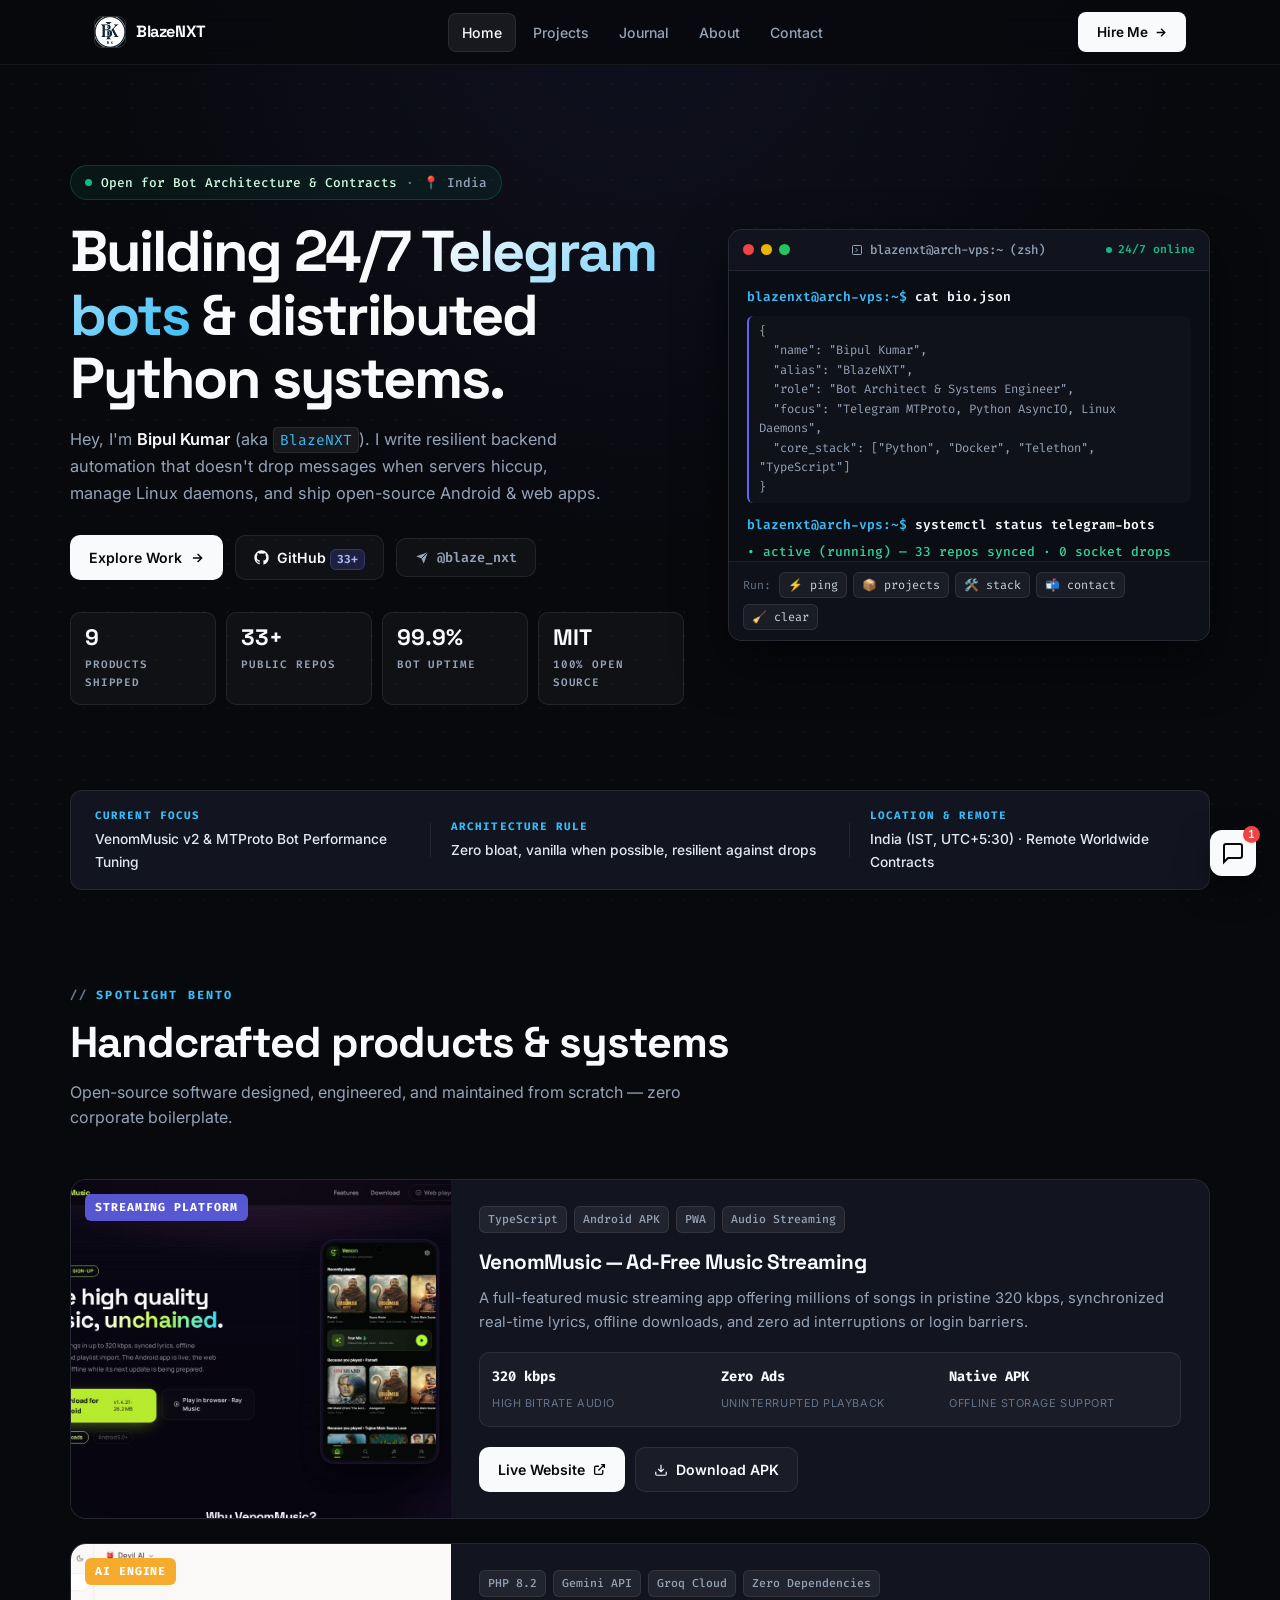
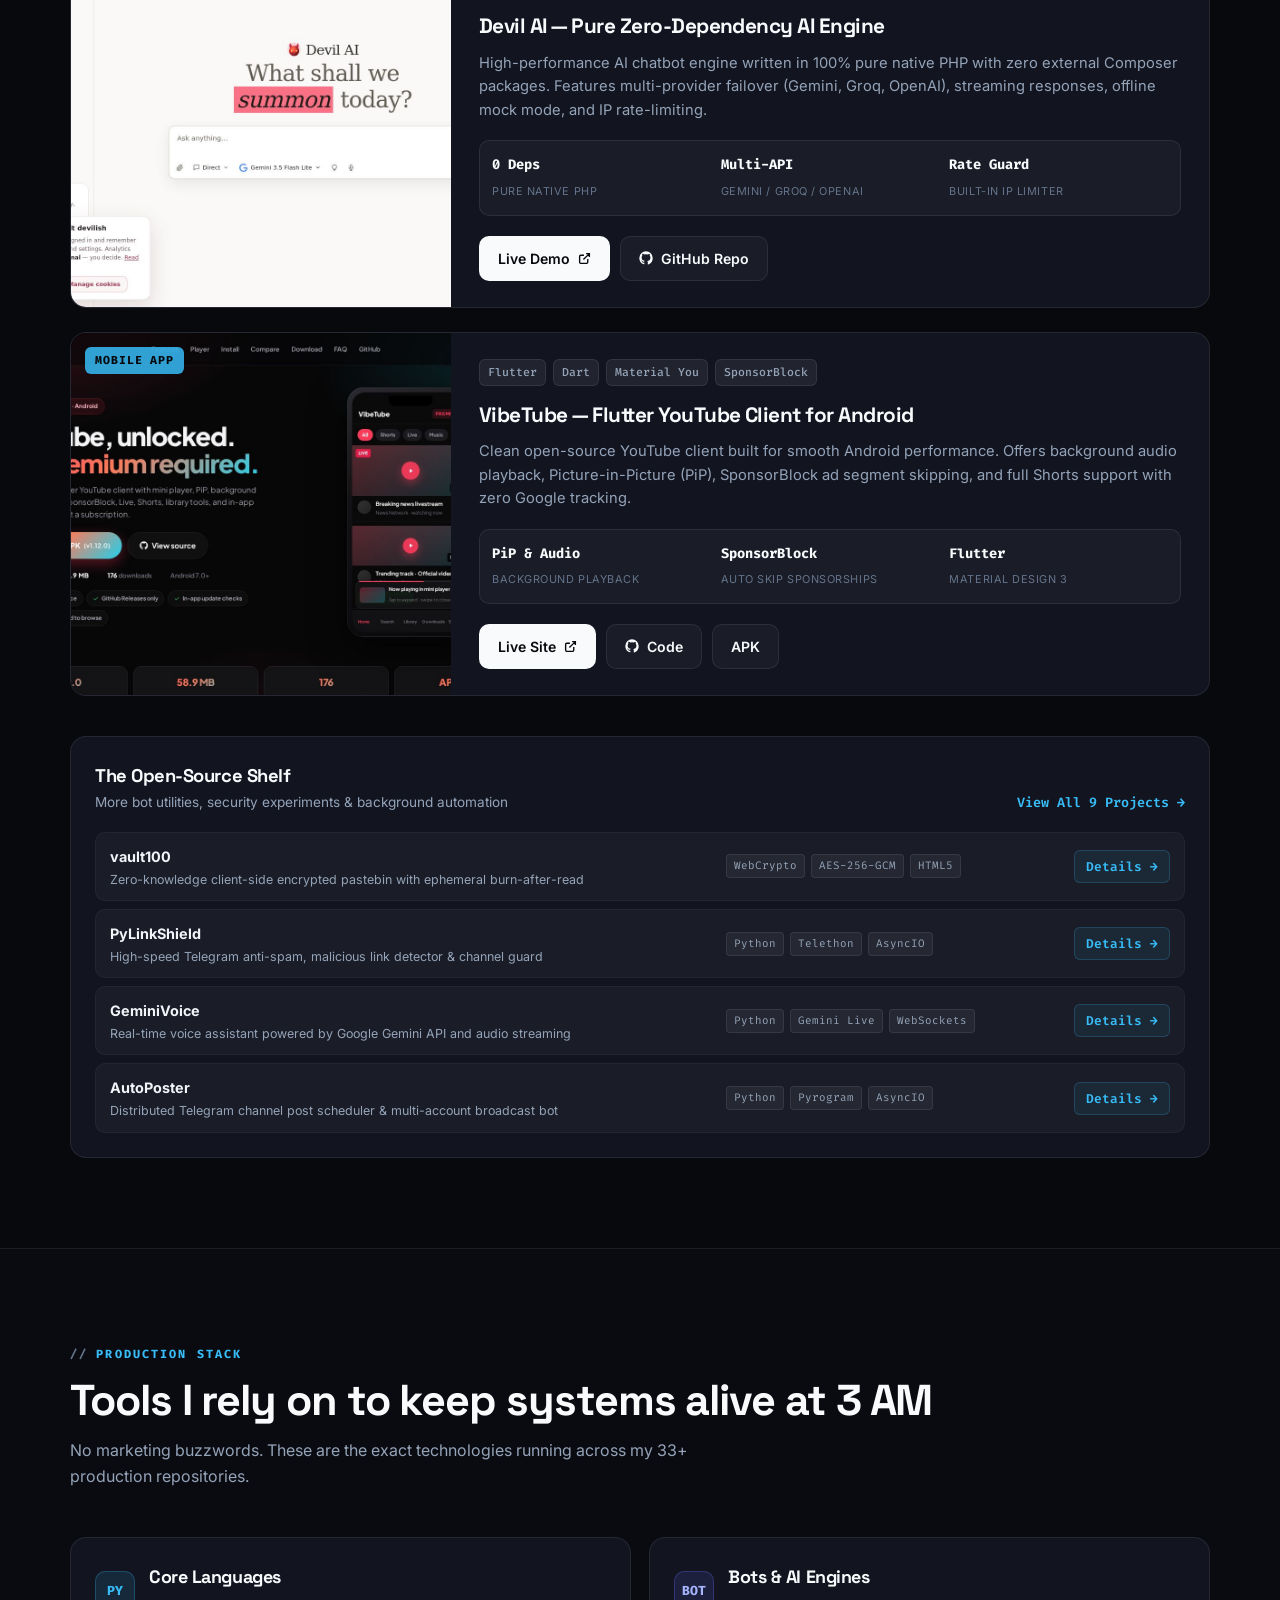
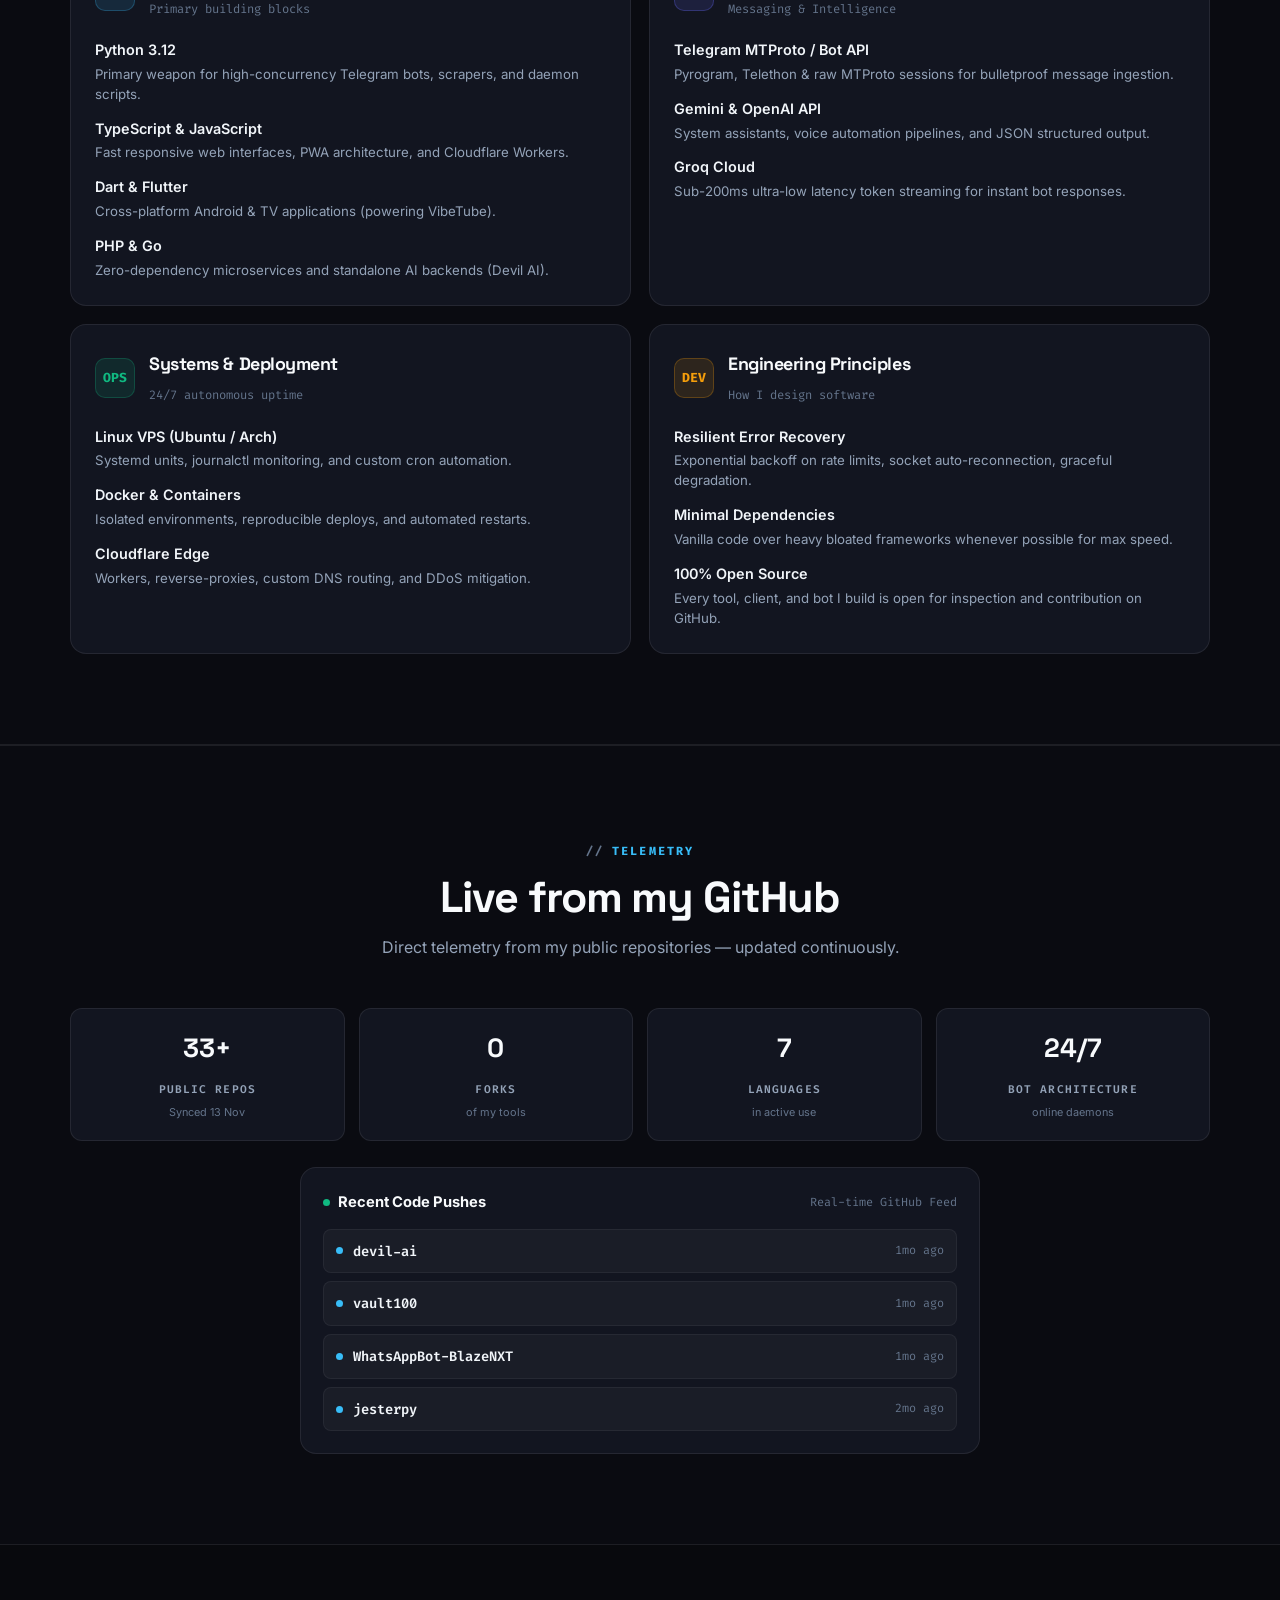
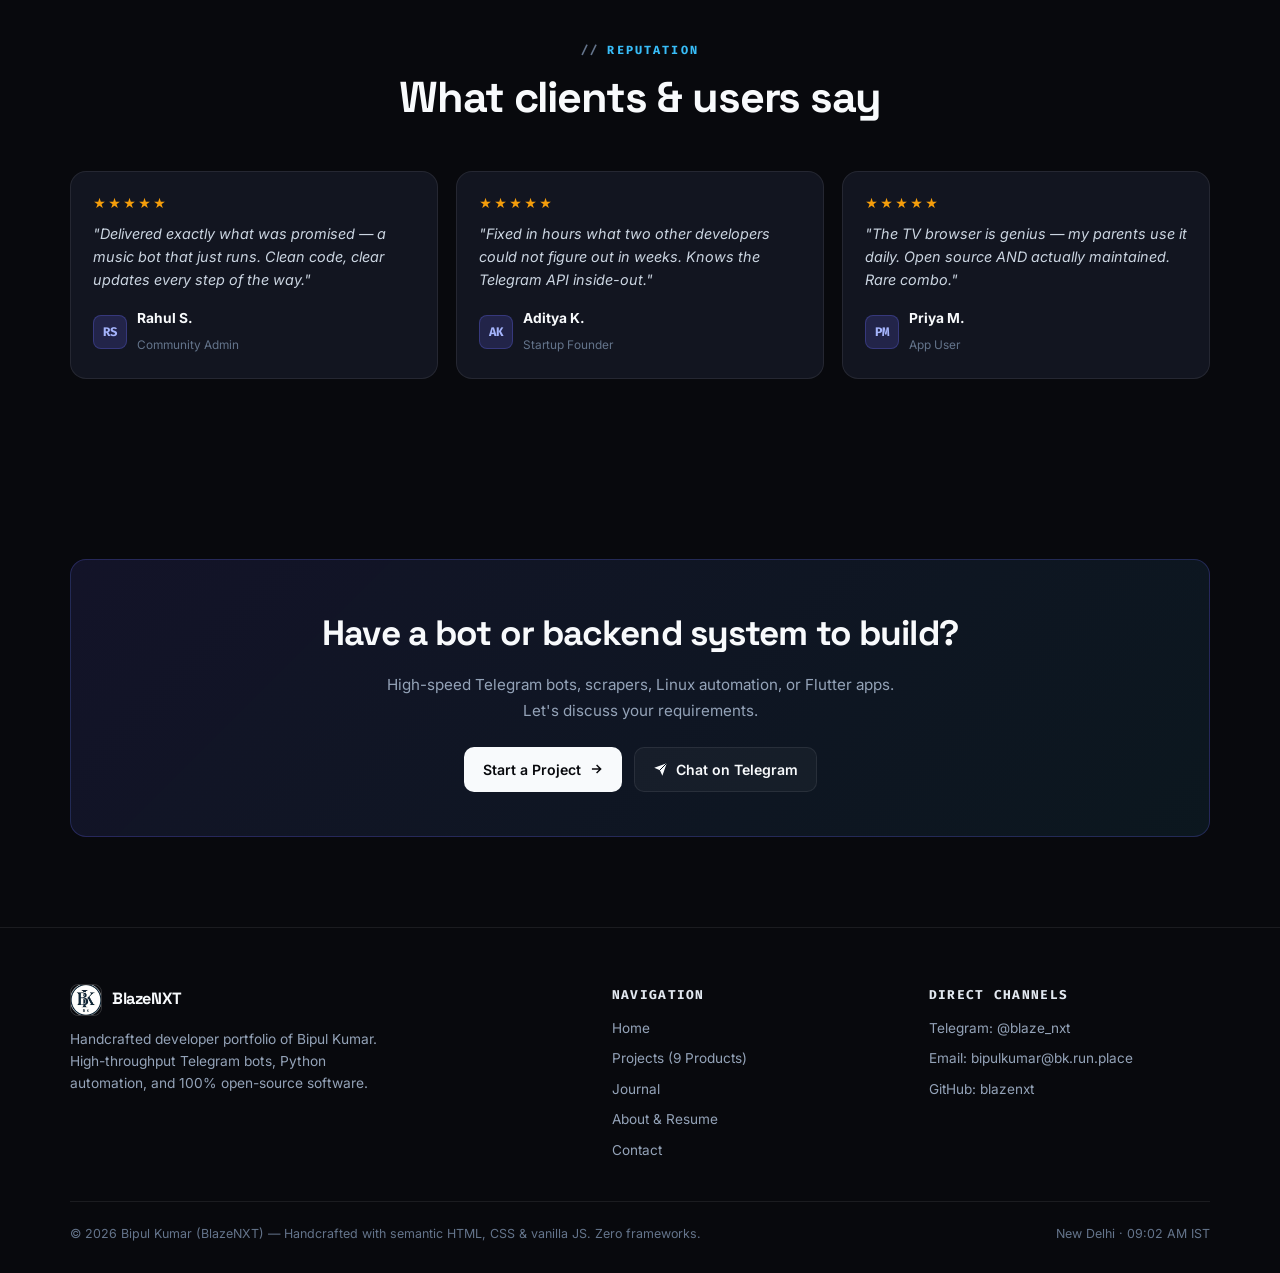
<file: index.html>
<!DOCTYPE html>
<html lang="en" data-theme="dark">
<head>
<script>document.documentElement.classList.add('js');document.documentElement.setAttribute('data-theme','dark');try{localStorage.removeItem('pf-theme');}catch(e){}</script>
<noscript><style>.reveal{opacity:1!important;transform:none!important}.bar i{width:100%!important}.stat b,.ghs b{opacity:1!important}</style></noscript>
<meta charset="UTF-8" />
<meta name="viewport" content="width=device-width, initial-scale=1.0" />
<meta http-equiv="Cache-Control" content="no-cache, no-store, must-revalidate" />
<meta http-equiv="Pragma" content="no-cache" />
<meta http-equiv="Expires" content="0" />

<title>Bipul Kumar (BlazeNXT) &mdash; 24/7 Telegram Bot Architect &amp; Systems Engineer</title>
<meta name="description" content="Official portfolio of Bipul Kumar (BlazeNXT) &mdash; high-throughput Telegram bots, Python automation systems, Flutter Android &amp; TV apps, and zero-knowledge encryption platforms. 100% open source." />
<meta name="keywords" content="Bipul Kumar, BlazeNXT, blazenxt, VenomMusic, VibeTube, Devil AI, vault100, Telegram Bot Developer, Python Developer India, Open Source Developer" />
<meta name="author" content="Bipul Kumar (BlazeNXT)" />
<meta name="creator" content="Bipul Kumar" />
<meta name="publisher" content="BlazeNXT" />

<!-- AI Crawling & Search Engine Directives -->
<meta name="robots" content="index, follow, max-image-preview:large, max-snippet:-1, max-video-preview:-1" />
<meta name="googlebot" content="index, follow, max-snippet:-1, max-image-preview:large, max-video-preview:-1" />
<meta name="bingbot" content="index, follow, max-snippet:-1, max-image-preview:large, max-video-preview:-1" />
<meta name="rating" content="general" />
<meta name="theme-color" content="#08090d" />
<meta name="color-scheme" content="dark" />

<!-- Canonical & Multi-Domain Alternates -->
<link rel="canonical" href="https://blazenxt.in/" />
<link rel="alternate" hreflang="x-default" href="https://blazenxt.in/" />
<link rel="alternate" hreflang="en" href="https://blazenxt.in/" />
<link rel="alternate" href="https://blazenxt.com/" />
<link rel="alternate" href="https://blazenxt.github.io/" />

<!-- OpenGraph / Social Media -->
<meta property="og:site_name" content="BlazeNXT" />
<meta property="og:type" content="website" />
<meta property="og:locale" content="en_US" />
<meta property="og:url" content="https://blazenxt.in/" />
<meta property="og:title" content="Bipul Kumar (BlazeNXT) &mdash; 24/7 Telegram Bot Architect &amp; Systems Engineer" />
<meta property="og:description" content="Handcrafted portfolio of Bipul Kumar (BlazeNXT) &mdash; high-throughput Telegram bots, Python automation, Flutter apps &amp; open-source platforms." />
<meta property="og:image" content="https://blazenxt.in/og-home.svg" />
<meta property="og:image:secure_url" content="https://blazenxt.in/og-home.svg" />
<meta property="og:image:type" content="image/svg+xml" />
<meta property="og:image:width" content="1200" />
<meta property="og:image:height" content="630" />
<meta property="og:image:alt" content="Bipul Kumar (BlazeNXT) Portfolio" />

<!-- Twitter / X Cards -->
<meta name="twitter:card" content="summary_large_image" />
<meta name="twitter:site" content="@blaze_nxt" />
<meta name="twitter:creator" content="@blaze_nxt" />
<meta name="twitter:title" content="Bipul Kumar (BlazeNXT) &mdash; 24/7 Telegram Bot Architect &amp; Systems Engineer" />
<meta name="twitter:description" content="Handcrafted portfolio of Bipul Kumar (BlazeNXT) &mdash; Telegram bots, Python automation, Flutter apps &amp; open source." />
<meta name="twitter:image" content="https://blazenxt.in/og-home.svg" />
<meta name="twitter:image:alt" content="Bipul Kumar (BlazeNXT) Portfolio" />

<!-- PWA & Machine-Readable AI Discoverability -->
<link rel="manifest" href="site.webmanifest" />
<link rel="alternate" type="text/plain" title="LLM Machine-Readable Context" href="/llms.txt" />
<link rel="icon" type="image/png" href="logo.png" />
<link rel="apple-touch-icon" href="logo.png" />

<!-- Fonts -->
<link rel="preconnect" href="https://fonts.googleapis.com" />
<link rel="preconnect" href="https://fonts.gstatic.com" crossorigin />
<link href="https://fonts.googleapis.com/css2?family=Fira+Code:wght@400;500;600&family=Inter:wght@400;500;600;700;800&family=Space+Grotesk:wght@500;600;700&display=swap" rel="stylesheet" />

<!-- Structured Data Knowledge Graph (JSON-LD) -->
<script type="application/ld+json">
{
  "@context": "https://schema.org",
  "@graph": [
    {
      "@type": "Person",
      "@id": "https://blazenxt.in/#person",
      "name": "Bipul Kumar",
      "alternateName": ["BlazeNXT", "blazenxt"],
      "url": "https://blazenxt.in",
      "image": {
        "@type": "ImageObject",
        "@id": "https://blazenxt.in/#avatar",
        "url": "https://blazenxt.in/avatar.png",
        "caption": "Bipul Kumar (BlazeNXT)"
      },
      "jobTitle": "Full-Stack Software Engineer & AI Bot Architect",
      "description": "Developer from India crafting 24/7 Telegram bots, AI assistants, cross-platform Flutter Android/TV apps, and zero-knowledge encryption platforms.",
      "sameAs": [
        "https://github.com/blazenxt",
        "https://t.me/blaze_nxt"
      ],
      "knowsAbout": [
        "Python",
        "Telegram Bot API",
        "Flutter",
        "Dart",
        "JavaScript",
        "TypeScript",
        "PHP",
        "Docker",
        "Linux VPS"
      ],
      "worksFor": {
        "@type": "Organization",
        "name": "BlazeNXT"
      }
    },
    {
      "@type": "WebSite",
      "@id": "https://blazenxt.in/#website",
      "url": "https://blazenxt.in",
      "name": "BlazeNXT &mdash; Bipul Kumar Portfolio",
      "description": "Official portfolio of Bipul Kumar (BlazeNXT) &mdash; open-source Telegram bots, AI assistants, Flutter apps, and web platforms."
    }
  ]
}
</script>

<style>
:root {
  color-scheme: dark;
  --bg: #08090d;
  --bg-2: #0e1017;
  --bg-card: #121520;
  --bg-card-hover: #161a29;
  --panel: rgba(255, 255, 255, 0.035);
  --panel-2: rgba(255, 255, 255, 0.065);
  --text: #f8fafc;
  --muted: #94a3b8;
  --dim: #64748b;
  --line: rgba(255, 255, 255, 0.08);
  --line-strong: rgba(255, 255, 255, 0.16);
  --accent: #6366f1;
  --accent-2: #38bdf8;
  --accent-green: #10b981;
  --accent-amber: #f59e0b;
  --radius: 16px;
  --radius-sm: 10px;
  --max: 1140px;
  --font-display: "Space Grotesk", system-ui, sans-serif;
  --font-body: "Inter", system-ui, -apple-system, sans-serif;
  --font-mono: "Fira Code", "JetBrains Mono", ui-monospace, monospace;
}

* { box-sizing: border-box; margin: 0; padding: 0; }
html { scroll-behavior: smooth; }
body {
  font-family: var(--font-body);
  background-color: var(--bg);
  background-image:
    radial-gradient(circle at 50% 0%, rgba(99, 102, 241, 0.08), transparent 50%),
    radial-gradient(rgba(255, 255, 255, 0.035) 1px, transparent 1px);
  background-size: 100% 100%, 24px 24px;
  background-attachment: fixed;
  color: var(--text);
  line-height: 1.65;
  -webkit-font-smoothing: antialiased;
  overflow-x: hidden;
}

::selection { background: rgba(99, 102, 241, 0.35); color: #fff; }
img { max-width: 100%; display: block; }
a { color: inherit; text-decoration: none; }
section { padding: 90px 24px; position: relative; scroll-margin-top: 72px; }
.wrap { max-width: var(--max); margin: 0 auto; width: 100%; }

h1, h2, h3, .brand { font-family: var(--font-display); letter-spacing: -0.025em; }
.eyebrow {
  display: inline-flex; align-items: center; gap: 8px;
  font-size: 0.74rem; letter-spacing: 0.18em; text-transform: uppercase;
  color: var(--accent-2); font-weight: 700; margin-bottom: 12px; font-family: var(--font-mono);
}
.eyebrow::before { content: "//"; color: var(--dim); }
h2.title { font-size: clamp(1.85rem, 3.8vw, 2.7rem); line-height: 1.15; font-weight: 700; }
.lead { color: var(--muted); max-width: 64ch; margin-top: 12px; font-size: 1rem; line-height: 1.6; }
.section-head { margin-bottom: 48px; }

#progress { position: fixed; top: 0; left: 0; height: 2px; width: 0; z-index: 99; background: linear-gradient(90deg, var(--accent), var(--accent-2)); }

/* Top Nav */
header.nav {
  position: fixed; top: 0; left: 0; right: 0; z-index: 50;
  backdrop-filter: blur(14px); -webkit-backdrop-filter: blur(14px);
  background: rgba(8, 9, 13, 0.82);
  border-bottom: 1px solid rgba(255, 255, 255, 0.06);
  transition: border-color 0.25s, background 0.25s;
}
header.nav.scrolled { border-bottom-color: var(--line-strong); background: rgba(8, 9, 13, 0.94); }
.nav-in { max-width: var(--max); margin: 0 auto; padding: 12px 24px; display: flex; align-items: center; gap: 18px; justify-content: space-between; }
.brand { display: flex; align-items: center; gap: 10px; font-weight: 700; font-size: 1.02rem; }
.brand .dot { width: 32px; height: 32px; border-radius: 8px; object-fit: cover; display: block; border: 1px solid var(--line-strong); }
nav.links { display: flex; gap: 4px; align-items: center; }
nav.links a { padding: 7px 13px; border-radius: 8px; font-size: 0.88rem; color: var(--muted); font-weight: 500; transition: 0.2s; }
nav.links a:hover { color: var(--text); background: var(--panel-2); }
nav.links a.active { color: var(--text); background: var(--panel-2); border: 1px solid var(--line); }
.nav-actions { display: flex; align-items: center; gap: 10px; }
.icon-btn { width: 36px; height: 36px; border-radius: 8px; border: 1px solid var(--line); background: var(--panel); display: grid; place-items: center; cursor: pointer; color: var(--text); transition: 0.2s; }
.icon-btn:hover { border-color: var(--line-strong); background: var(--panel-2); }
.burger { display: none; }
.hire-btn {
  padding: 8px 18px; border-radius: 8px; font-size: 0.85rem; font-weight: 600;
  background: var(--text); color: #08090d;
  border: 1px solid transparent; transition: 0.2s; display: inline-flex; align-items: center; gap: 6px;
}
.hire-btn:hover { background: #e2e8f0; transform: translateY(-1px); }

/* Hero Section */
.hero { min-height: 90svh; display: flex; align-items: center; padding: 120px 24px 60px; }
.hero-grid { display: grid; grid-template-columns: 1.12fr 0.88fr; gap: 44px; align-items: center; width: 100%; }

.status-pill {
  display: inline-flex; align-items: center; gap: 9px;
  padding: 6px 14px; border-radius: 999px;
  background: rgba(16, 185, 129, 0.08); border: 1px solid rgba(16, 185, 129, 0.24);
  font-size: 0.8rem; color: #d1fae5; font-weight: 500; font-family: var(--font-mono);
}
.live-pulse { width: 7px; height: 7px; border-radius: 50%; background: var(--accent-green); box-shadow: 0 0 0 0 rgba(16, 185, 129, 0.6); animation: pulse 2s infinite; flex-shrink: 0; }
@keyframes pulse { 0% { box-shadow: 0 0 0 0 rgba(16, 185, 129, 0.5); } 70% { box-shadow: 0 0 0 10px rgba(16, 185, 129, 0); } 100% { box-shadow: 0 0 0 0 rgba(16, 185, 129, 0); } }
.pill-sep { color: var(--dim); }
.pill-loc { color: var(--muted); }

h1.hero-headline {
  font-size: clamp(2.2rem, 5vw, 3.6rem); line-height: 1.1;
  font-weight: 700; margin: 20px 0 16px; letter-spacing: -0.035em;
}
.highlight-text {
  background: linear-gradient(135deg, #f8fafc 30%, var(--accent-2) 100%);
  -webkit-background-clip: text; background-clip: text; color: transparent;
}
.hero-subtext {
  color: var(--muted); font-size: 1.02rem; line-height: 1.65; max-width: 54ch; margin-bottom: 28px;
}
.hero-subtext strong { color: var(--text); font-weight: 600; }
.hero-subtext code {
  font-family: var(--font-mono); font-size: 0.9em; background: var(--panel-2);
  padding: 2px 6px; border-radius: 4px; border: 1px solid var(--line); color: var(--accent-2);
}

.hero-actions { display: flex; gap: 12px; flex-wrap: wrap; align-items: center; margin-bottom: 32px; }
.btn-human {
  padding: 10px 18px; border-radius: 10px; font-size: 0.88rem; font-weight: 600;
  cursor: pointer; border: 1px solid var(--line); transition: 0.2s;
  display: inline-flex; align-items: center; gap: 8px; font-family: var(--font-body);
}
.btn-human.primary {
  background: #f8fafc; color: #08090d; border-color: transparent;
}
.btn-human.primary:hover { background: #e2e8f0; transform: translateY(-2px); box-shadow: 0 8px 24px rgba(255, 255, 255, 0.1); }
.btn-human.secondary {
  background: var(--panel); color: var(--text);
}
.btn-human.secondary:hover { background: var(--panel-2); border-color: var(--line-strong); transform: translateY(-2px); }
.tag-count {
  font-size: 0.72rem; padding: 2px 6px; border-radius: 6px;
  background: rgba(99, 102, 241, 0.18); border: 1px solid rgba(99, 102, 241, 0.3);
  color: #a5b4fc; font-family: var(--font-mono); font-weight: 700;
}
.copy-handle { background: var(--panel); color: var(--muted); font-family: var(--font-mono); font-size: 0.84rem; }
.copy-handle:hover { color: var(--text); border-color: var(--accent-2); background: var(--panel-2); }

.metrics-bento {
  display: grid; grid-template-columns: repeat(4, 1fr); gap: 10px; margin-top: 10px;
}
.metric-card {
  padding: 12px 14px; border-radius: 10px; background: var(--panel);
  border: 1px solid var(--line); transition: 0.2s;
}
.metric-card:hover { border-color: var(--line-strong); background: var(--panel-2); }
.metric-card .m-val {
  display: block; font-size: 1.4rem; font-weight: 700; line-height: 1.2;
  font-family: var(--font-display); color: var(--text);
}
.metric-card .m-lbl {
  font-size: 0.68rem; color: var(--muted); text-transform: uppercase;
  letter-spacing: 0.08em; font-weight: 600; font-family: var(--font-mono); margin-top: 4px; display: block;
}

/* Interactive Dev Terminal Shell */
.terminal-shell {
  background: #0b0d14; border: 1px solid rgba(255, 255, 255, 0.12);
  border-radius: 14px; box-shadow: 0 20px 50px rgba(0, 0, 0, 0.6);
  overflow: hidden; font-family: var(--font-mono); display: flex; flex-direction: column; width: 100%;
}
.term-top {
  padding: 10px 14px; background: #11141e; border-bottom: 1px solid rgba(255, 255, 255, 0.08);
  display: flex; align-items: center; justify-content: space-between;
}
.term-btns { display: flex; gap: 7px; align-items: center; }
.tb-close { width: 11px; height: 11px; border-radius: 50%; background: #ef4444; }
.tb-min { width: 11px; height: 11px; border-radius: 50%; background: #eab308; }
.tb-max { width: 11px; height: 11px; border-radius: 50%; background: #22c55e; }
.term-tab { display: flex; align-items: center; gap: 7px; font-size: 0.78rem; color: var(--muted); font-weight: 500; }
.term-status-tag {
  font-size: 0.72rem; color: var(--accent-green); font-weight: 600; display: flex; align-items: center; gap: 6px;
}
.term-live-dot { width: 6px; height: 6px; border-radius: 50%; background: var(--accent-green); }

.term-screen {
  padding: 16px 18px; min-height: 230px; max-height: 290px; overflow-y: auto;
  font-size: 0.81rem; line-height: 1.6; color: #cbd5e1; display: flex; flex-direction: column; gap: 6px;
}
.term-row { display: flex; gap: 8px; align-items: flex-start; flex-wrap: wrap; word-break: break-word; }
.t-prompt { color: var(--accent-2); font-weight: 600; user-select: none; }
.t-in { color: #f8fafc; font-weight: 600; }
.t-out {
  color: #94a3b8; font-size: 0.76rem; white-space: pre-wrap;
  padding: 6px 10px; background: rgba(255, 255, 255, 0.02);
  border-radius: 6px; border-left: 2px solid var(--accent); margin: 2px 0 6px; width: 100%;
}
.t-success { color: #34d399; font-weight: 500; }
.t-input-text { color: #f8fafc; }
.t-caret { display: inline-block; width: 7px; height: 1.1em; background: var(--accent-2); vertical-align: -2px; animation: termBlink 1s infinite; }
@keyframes termBlink { 50% { opacity: 0; } }

.term-actions {
  padding: 10px 14px; background: #0e111a; border-top: 1px solid rgba(255, 255, 255, 0.06);
  display: flex; align-items: center; gap: 6px; flex-wrap: wrap;
}
.term-act-hint { font-size: 0.72rem; color: var(--dim); margin-right: 2px; }
.t-btn {
  padding: 4px 8px; border-radius: 6px; background: rgba(255, 255, 255, 0.05);
  border: 1px solid rgba(255, 255, 255, 0.09); color: #cbd5e1; font-size: 0.74rem;
  font-family: var(--font-mono); cursor: pointer; transition: 0.15s;
}
.t-btn:hover { background: rgba(255, 255, 255, 0.1); border-color: var(--accent-2); color: #fff; transform: translateY(-1px); }

/* Live Now Strip */
.now-strip { padding: 0 24px; margin-top: -20px; }
.now-bento {
  background: var(--bg-card); border: 1px solid var(--line); border-radius: 12px;
  padding: 16px 24px; display: grid; grid-template-columns: 1fr auto 1.2fr auto 1fr;
  gap: 20px; align-items: center;
}
.now-item { display: flex; flex-direction: column; gap: 3px; }
.now-tag { font-size: 0.68rem; font-family: var(--font-mono); text-transform: uppercase; letter-spacing: 0.1em; color: var(--accent-2); font-weight: 700; }
.now-desc { font-size: 0.86rem; color: #e2e8f0; font-weight: 500; }
.now-sep { width: 1px; height: 34px; background: var(--line); }

/* Flagship Asymmetric Spotlight Bento */
.flagship-grid { display: flex; flex-direction: column; gap: 24px; margin-bottom: 40px; }
.flagship-card {
  background: var(--bg-card); border: 1px solid var(--line); border-radius: var(--radius);
  display: grid; grid-template-columns: 380px 1fr; overflow: hidden; transition: 0.25s; width: 100%;
}
.flagship-card:hover { border-color: var(--line-strong); transform: translateY(-3px); box-shadow: 0 20px 50px rgba(0, 0, 0, 0.4); }
.fc-preview { position: relative; background: #06070a; overflow: hidden; min-height: 240px; }
.fc-preview img { width: 100%; height: 100%; object-fit: cover; object-position: top; transition: transform 0.4s ease; }
.flagship-card:hover .fc-preview img { transform: scale(1.03); }
.fc-badge {
  position: absolute; top: 14px; left: 14px; padding: 4px 10px; border-radius: 6px;
  font-size: 0.72rem; font-family: var(--font-mono); font-weight: 700; text-transform: uppercase;
  letter-spacing: 0.08em; backdrop-filter: blur(8px);
}
.fc-badge.flagship { background: rgba(99, 102, 241, 0.85); color: #fff; }
.fc-badge.ai { background: rgba(245, 158, 11, 0.85); color: #fff; }
.fc-badge.app { background: rgba(56, 189, 248, 0.85); color: #08090d; }

.fc-content { padding: 26px 28px; display: flex; flex-direction: column; }
.fc-tags { display: flex; gap: 7px; flex-wrap: wrap; margin-bottom: 12px; }
.fc-tags span {
  font-size: 0.72rem; padding: 3px 8px; border-radius: 6px; background: var(--panel-2);
  border: 1px solid var(--line); color: var(--muted); font-family: var(--font-mono); font-weight: 500;
}
.fc-content h3 { font-size: 1.3rem; font-weight: 700; margin-bottom: 8px; }
.fc-content p { color: var(--muted); font-size: 0.92rem; line-height: 1.6; margin-bottom: 18px; flex: 1; }

.fc-specs { display: grid; grid-template-columns: repeat(3, 1fr); gap: 10px; margin-bottom: 20px; padding: 12px; background: var(--panel); border-radius: 10px; border: 1px solid var(--line); }
.spec-item b { display: block; font-size: 0.86rem; color: #f8fafc; font-family: var(--font-mono); }
.spec-item span { font-size: 0.68rem; color: var(--dim); text-transform: uppercase; letter-spacing: 0.05em; }

.fc-actions { display: flex; gap: 10px; flex-wrap: wrap; }

/* Compact Open-Source Shelf */
.shelf-wrap {
  background: var(--bg-card); border: 1px solid var(--line); border-radius: var(--radius);
  padding: 24px; margin-top: 10px;
}
.shelf-header { display: flex; justify-content: space-between; align-items: flex-end; margin-bottom: 18px; gap: 16px; flex-wrap: wrap; }
.shelf-header h3 { font-size: 1.15rem; font-weight: 700; }
.shelf-header p { font-size: 0.85rem; color: var(--muted); }
.shelf-all-link { color: var(--accent-2); font-size: 0.84rem; font-weight: 600; font-family: var(--font-mono); }
.shelf-all-link:hover { text-decoration: underline; }

.shelf-table { display: flex; flex-direction: column; gap: 8px; }
.shelf-row {
  display: grid; grid-template-columns: 1.8fr 1fr auto; gap: 14px; align-items: center;
  padding: 12px 14px; border-radius: 10px; background: var(--panel); border: 1px solid rgba(255, 255, 255, 0.04);
  transition: 0.2s;
}
.shelf-row:hover { background: var(--panel-2); border-color: var(--line-strong); transform: translateX(3px); }
.s-name b { display: block; font-size: 0.9rem; color: #f1f5f9; margin-bottom: 2px; }
.s-name span { display: block; font-size: 0.78rem; color: var(--muted); line-height: 1.4; }
.s-tech { display: flex; gap: 6px; flex-wrap: wrap; }
.s-tech span {
  font-size: 0.68rem; padding: 2px 7px; border-radius: 4px; background: rgba(255, 255, 255, 0.05);
  color: var(--muted); font-family: var(--font-mono); border: 1px solid var(--line);
}
.s-link a {
  font-size: 0.8rem; color: var(--accent-2); font-weight: 600; font-family: var(--font-mono);
  padding: 5px 11px; border-radius: 6px; background: rgba(56, 189, 248, 0.08); border: 1px solid rgba(56, 189, 248, 0.2);
  display: inline-block; transition: 0.15s;
}
.s-link a:hover { background: rgba(56, 189, 248, 0.18); color: #fff; }

/* Production Stack Bento */
.section-stack { background: rgba(14, 16, 23, 0.4); border-block: 1px solid var(--line); }
.stack-bento { display: grid; grid-template-columns: repeat(2, 1fr); gap: 18px; }
.bento-card {
  background: var(--bg-card); border: 1px solid var(--line); border-radius: var(--radius);
  padding: 24px; transition: 0.25s; display: flex; flex-direction: column;
}
.bento-card:hover { border-color: var(--line-strong); background: var(--bg-card-hover); transform: translateY(-2px); }
.bc-head { display: flex; gap: 14px; align-items: center; margin-bottom: 18px; }
.bc-icon {
  width: 40px; height: 40px; border-radius: 10px; display: grid; place-items: center;
  font-family: var(--font-mono); font-size: 0.82rem; font-weight: 700; flex-shrink: 0;
}
.python-ic { background: rgba(56, 189, 248, 0.12); color: var(--accent-2); border: 1px solid rgba(56, 189, 248, 0.25); }
.bot-ic { background: rgba(99, 102, 241, 0.14); color: #a5b4fc; border: 1px solid rgba(99, 102, 241, 0.3); }
.ops-ic { background: rgba(16, 185, 129, 0.12); color: var(--accent-green); border: 1px solid rgba(16, 185, 129, 0.25); }
.phil-ic { background: rgba(245, 158, 11, 0.12); color: var(--accent-amber); border: 1px solid rgba(245, 158, 11, 0.25); }
.bc-head h3 { font-size: 1.12rem; font-weight: 700; margin-bottom: 2px; }
.bc-sub { font-size: 0.76rem; color: var(--dim); font-family: var(--font-mono); }

.bc-list { list-style: none; display: flex; flex-direction: column; gap: 12px; }
.bc-list li { display: flex; flex-direction: column; gap: 3px; }
.bc-list strong { font-size: 0.9rem; color: #f1f5f9; font-weight: 600; }
.bc-list p { font-size: 0.83rem; color: var(--muted); line-height: 1.5; }

/* GitHub Live Stats & Commits */
.section-live { background: rgba(14, 16, 23, 0.4); border-block: 1px solid var(--line); }
.gh-stats-bento { display: grid; grid-template-columns: repeat(4, 1fr); gap: 14px; margin-bottom: 26px; }
.gh-stat-box {
  background: var(--bg-card); border: 1px solid var(--line); border-radius: 12px;
  padding: 18px; text-align: center; transition: 0.2s;
}
.gh-stat-box:hover { border-color: var(--line-strong); transform: translateY(-2px); }
.gh-stat-box b { display: block; font-size: 1.65rem; font-family: var(--font-display); color: #f8fafc; margin-bottom: 3px; }
.gh-stat-box span { font-size: 0.7rem; color: var(--muted); text-transform: uppercase; letter-spacing: 0.1em; font-weight: 600; font-family: var(--font-mono); }
.gh-stat-box small { display: block; font-size: 0.68rem; color: var(--dim); margin-top: 4px; }

.recent-commits-card {
  background: var(--bg-card); border: 1px solid var(--line); border-radius: var(--radius);
  padding: 22px; max-width: 680px; margin: 0 auto;
}
.rcc-head { display: flex; justify-content: space-between; align-items: center; margin-bottom: 14px; }
.rcc-head h4 { font-size: 0.92rem; font-weight: 700; display: flex; align-items: center; gap: 8px; }
.rcc-head small { font-size: 0.74rem; color: var(--dim); font-family: var(--font-mono); }
.now-building { display: flex; flex-direction: column; gap: 8px; }
.nb { padding: 10px 12px; border-radius: 8px; background: var(--panel); border: 1px solid rgba(255, 255, 255, 0.05); transition: 0.2s; }
.nb:hover { background: var(--panel-2); border-color: var(--line-strong); transform: translateX(3px); }
.nb a { display: flex; align-items: center; gap: 10px; width: 100%; }
.nb .dot { width: 7px; height: 7px; border-radius: 50%; background: var(--accent-2); flex-shrink: 0; }
.nb .repo { font-size: 0.86rem; font-weight: 600; color: #f1f5f9; font-family: var(--font-mono); }
.nb .when { margin-left: auto; font-size: 0.74rem; color: var(--dim); font-family: var(--font-mono); }

/* Testimonials */
.testi-grid { display: grid; grid-template-columns: repeat(3, 1fr); gap: 18px; }
.testi {
  background: var(--bg-card); border: 1px solid var(--line); border-radius: var(--radius);
  padding: 22px; display: flex; flex-direction: column; justify-content: space-between;
}
.testi p { font-size: 0.9rem; color: #cbd5e1; line-height: 1.6; margin-bottom: 16px; font-style: italic; }
.testi .who { display: flex; align-items: center; gap: 10px; }
.testi .who .av {
  width: 34px; height: 34px; border-radius: 8px; background: rgba(99, 102, 241, 0.2);
  color: #a5b4fc; border: 1px solid rgba(99, 102, 241, 0.3); display: grid; place-items: center;
  font-weight: 700; font-size: 0.78rem; font-family: var(--font-mono); flex-shrink: 0;
}
.testi .who b { display: block; font-size: 0.86rem; color: #f8fafc; }
.testi .who small { color: var(--dim); font-size: 0.74rem; }
.stars-row { color: var(--accent-amber); font-size: 0.78rem; letter-spacing: 2px; margin-bottom: 8px; }

/* CTA */
.cta-band {
  background: linear-gradient(135deg, rgba(99, 102, 241, 0.12), rgba(56, 189, 248, 0.08));
  border: 1px solid rgba(99, 102, 241, 0.25); border-radius: var(--radius);
  padding: 44px 28px; text-align: center;
}
.cta-band h2 { font-size: clamp(1.65rem, 3.2vw, 2.2rem); margin-bottom: 10px; }
.cta-band p { color: var(--muted); max-width: 52ch; margin: 0 auto 24px; font-size: 0.95rem; }

/* Handcrafted Footer */
footer { padding: 56px 24px 28px; background: var(--bg); border-top: 1px solid var(--line); }
.foot-grid { max-width: var(--max); margin: 0 auto; display: grid; grid-template-columns: 1.8fr 1fr 1fr; gap: 36px; margin-bottom: 40px; }
.foot-brand p { color: var(--muted); font-size: 0.86rem; max-width: 36ch; margin-top: 12px; line-height: 1.6; }
.foot-col h4 { font-size: 0.8rem; font-family: var(--font-mono); text-transform: uppercase; letter-spacing: 0.1em; color: #e2e8f0; margin-bottom: 12px; }
.foot-links { display: flex; flex-direction: column; gap: 8px; }
.foot-links a { color: var(--muted); font-size: 0.85rem; transition: 0.2s; }
.foot-links a:hover { color: #fff; }
.foot-bottom {
  max-width: var(--max); margin: 0 auto; padding-top: 22px; border-top: 1px solid var(--line);
  display: flex; justify-content: space-between; align-items: center; font-size: 0.78rem; color: var(--dim); flex-wrap: wrap; gap: 10px;
}

/* Reveal & Print */
.reveal { opacity: 1; transform: none; transition: opacity 0.6s cubic-bezier(0.16, 1, 0.3, 1), transform 0.6s cubic-bezier(0.16, 1, 0.3, 1); }
html.js .reveal:not(.in) { opacity: 0; transform: translateY(20px); }
html.js .reveal.in { opacity: 1; transform: none; }

@media print {
  .reveal { opacity: 1!important; transform: none!important; }
  #progress, .fab-stack, .chat-panel, .term-actions, .btn-human { display: none!important; }
  header.nav { position: static!important; background: none!important; border: none!important; }
  body { background: #fff!important; color: #000!important; }
  .bento-card, .flagship-card, .shelf-wrap, .metric-card { box-shadow: none!important; background: #fff!important; color: #000!important; border: 1px solid #ccc!important; }
}

/* Responsive Breakpoints */
@media (max-width: 960px) {
  .hero-grid { grid-template-columns: 1fr; gap: 36px; }
  .metrics-bento { grid-template-columns: repeat(2, 1fr); }
  .flagship-card { grid-template-columns: 1fr; }
  .fc-preview { min-height: 200px; }
  .stack-bento { grid-template-columns: 1fr; }
  .shelf-row { grid-template-columns: 1fr; gap: 8px; }
  .gh-stats-bento { grid-template-columns: repeat(2, 1fr); }
  .testi-grid { grid-template-columns: 1fr; }
  .foot-grid { grid-template-columns: 1fr; gap: 26px; }
  .now-bento { grid-template-columns: 1fr; gap: 12px; }
  .now-sep { display: none; }
}
@media (max-width: 640px) {
  nav.links {
    position: absolute; top: 60px; right: 18px; flex-direction: column; align-items: stretch;
    background: rgba(14, 16, 23, 0.96); border: 1px solid var(--line-strong); border-radius: 12px;
    padding: 10px; min-width: 180px; box-shadow: 0 18px 40px rgba(0, 0, 0, 0.7); display: none; backdrop-filter: blur(18px);
  }
  nav.links.open { display: flex; }
  .burger { display: grid; }
  .hire-btn { display: none; }
  section { padding: 64px 18px; }
  .hero-actions { flex-direction: column; align-items: stretch; }
  .fc-specs { grid-template-columns: 1fr; }
  .foot-bottom { flex-direction: column; gap: 10px; text-align: center; }
}

/* Chat & FAB */
.fab-stack { position: fixed; bottom: 24px; right: 24px; display: flex; flex-direction: column; gap: 10px; z-index: 90; }
.to-top {
  width: 40px; height: 40px; border-radius: 10px; background: var(--bg-card); border: 1px solid var(--line-strong);
  color: var(--text); display: grid; place-items: center; cursor: pointer; opacity: 0; pointer-events: none; transition: 0.25s;
}
.to-top.show { opacity: 1; pointer-events: auto; }
.to-top:hover { border-color: var(--accent-2); transform: translateY(-2px); }
.chat-fab {
  width: 46px; height: 46px; border-radius: 12px; background: #f8fafc; color: #08090d;
  border: none; display: grid; place-items: center; cursor: pointer; box-shadow: 0 12px 30px rgba(0, 0, 0, 0.5); position: relative; transition: 0.25s;
}
.chat-fab:hover { transform: scale(1.05); background: #e2e8f0; }
.chat-fab .badge {
  position: absolute; top: -4px; right: -4px; width: 17px; height: 17px; border-radius: 50%;
  background: #ef4444; color: #fff; font-size: 0.65rem; font-weight: 800; display: grid; place-items: center;
}

.chat-panel {
  position: fixed; bottom: 80px; right: 24px; width: 330px; height: 420px;
  background: #0e111a; border: 1px solid var(--line-strong); border-radius: 16px;
  box-shadow: 0 24px 60px rgba(0, 0, 0, 0.7); display: none; flex-direction: column; z-index: 95; overflow: hidden;
}
.chat-panel.open { display: flex; }
.ch-head {
  padding: 12px 14px; background: #131722; border-bottom: 1px solid var(--line);
  display: flex; align-items: center; gap: 10px;
}
.ch-avatar { width: 30px; height: 30px; border-radius: 8px; border: 1px solid var(--line); }
.ch-title { font-size: 0.86rem; font-weight: 700; }
.ch-status { font-size: 0.7rem; color: var(--accent-green); display: flex; align-items: center; gap: 5px; }
.ch-status i { width: 6px; height: 6px; border-radius: 50%; background: var(--accent-green); }
.ch-close { margin-left: auto; background: none; border: none; color: var(--muted); font-size: 1.25rem; cursor: pointer; }
.ch-msgs { flex: 1; padding: 12px; overflow-y: auto; display: flex; flex-direction: column; gap: 8px; font-size: 0.82rem; }
.msg { padding: 8px 12px; border-radius: 10px; max-width: 85%; line-height: 1.45; }
.msg.bot { background: #161a26; color: #e2e8f0; align-self: flex-start; border: 1px solid var(--line); }
.msg.user { background: var(--accent); color: #fff; align-self: flex-end; }
.ch-chips { padding: 8px 12px; display: flex; flex-wrap: wrap; gap: 6px; }
.chip-btn { padding: 5px 9px; border-radius: 6px; background: #161a26; border: 1px solid var(--line); color: #cbd5e1; font-size: 0.72rem; cursor: pointer; }
.chip-btn:hover { border-color: var(--accent-2); color: #fff; }
.ch-send-opts { padding: 8px 12px; display: flex; flex-direction: column; gap: 6px; }
.send-opt { padding: 7px 10px; border-radius: 8px; background: #161a26; border: 1px solid var(--line); display: flex; align-items: center; gap: 8px; cursor: pointer; color: #fff; font-size: 0.78rem; }
.send-opt:hover { border-color: var(--accent-2); }
.send-opt i { width: 20px; height: 20px; border-radius: 6px; display: grid; place-items: center; color: #fff; }
.ch-inputrow { padding: 8px 12px; background: #131722; border-top: 1px solid var(--line); display: flex; gap: 8px; }
.ch-inputrow input { flex: 1; padding: 7px 10px; border-radius: 8px; background: #0a0c12; border: 1px solid var(--line); color: #fff; font-size: 0.82rem; outline: none; }
.ch-inputrow button { padding: 7px 10px; border-radius: 8px; background: #f8fafc; color: #08090d; border: none; cursor: pointer; }
</style>
</head>
<body>
<div id="progress"></div>

<header class="nav" id="nav">
  <div class="nav-in">
    <a href="index.html" class="brand"><img class="dot" src="logo.png" alt="BlazeNXT logo"> BlazeNXT</a>
    <nav class="links" id="links">
      <a href="index.html" class="active">Home</a>
      <a href="projects.html">Projects</a>
      <a href="blog.html">Journal</a>
      <a href="about.html">About</a>
      <a href="contact.html">Contact</a>
    </nav>
    <div class="nav-actions">
      <a href="contact.html" class="hire-btn">Hire Me
        <svg width="13" height="13" viewBox="0 0 24 24" fill="none" stroke="currentColor" stroke-width="2.5"><path d="M5 12h14M13 5l7 7-7 7"/></svg>
      </a>
      <button class="icon-btn burger" id="burger" aria-label="Menu">
        <svg width="18" height="18" viewBox="0 0 24 24" fill="none" stroke="currentColor" stroke-width="2"><path d="M3 6h18M3 12h18M3 18h18"/></svg>
      </button>
    </div>
  </div>
</header>

<main id="main-content">

<!-- HERO -->
<section class="hero" id="home">
  <div class="wrap hero-grid">
    <div>
      <div class="status-pill">
        <span class="live-pulse"></span>
        <span>Open for Bot Architecture &amp; Contracts</span>
        <span class="pill-sep">&middot;</span>
        <span class="pill-loc">&#128205; India</span>
      </div>

      <h1 class="hero-headline">
        Building <span class="highlight-text">24/7 Telegram bots</span> &amp; distributed Python systems.
      </h1>

      <p class="hero-subtext">
        Hey, I'm <strong>Bipul Kumar</strong> (aka <code>BlazeNXT</code>). I write resilient backend automation that doesn't drop messages when servers hiccup, manage Linux daemons, and ship open-source Android &amp; web apps.
      </p>

      <div class="hero-actions">
        <a href="#featured" class="btn-human primary">
          <span>Explore Work</span>
          <svg width="14" height="14" viewBox="0 0 24 24" fill="none" stroke="currentColor" stroke-width="2.5"><path d="M5 12h14M13 5l7 7-7 7"/></svg>
        </a>
        <a href="https://github.com/blazenxt" target="_blank" rel="noopener" class="btn-human secondary">
          <svg width="15" height="15" viewBox="0 0 24 24" fill="currentColor"><path d="M12 .5A11.5 11.5 0 0 0 .5 12a11.5 11.5 0 0 0 7.9 10.9c.6.1.8-.2.8-.6v-2.2c-3.2.7-3.9-1.5-3.9-1.5-.5-1.3-1.3-1.7-1.3-1.7-1-.7.1-.7.1-.7 1.1.1 1.7 1.2 1.7 1.2 1 1.7 2.6 1.2 3.3.9.1-.7.4-1.2.7-1.5-2.6-.3-5.3-1.3-5.3-5.7 0-1.3.5-2.3 1.2-3.1-.1-.3-.5-1.5.1-3.1 0 0 1-.3 3.3 1.2a11.5 11.5 0 0 1 6 0C17.3 4.9 18.3 5.2 18.3 5.2c.6 1.6.2 2.8.1 3.1a4.5 4.5 0 0 1 1.2 3.1c0 4.4-2.7 5.4-5.3 5.7.4.4.8 1.1.8 2.2v3.3c0 .4.2.7.8.6A11.5 11.5 0 0 0 23.5 12A11.5 11.5 0 0 0 12 .5z"/></svg>
          <span>GitHub <span class="tag-count">33+</span></span>
        </a>
        <button class="btn-human copy-handle" id="copyTgBtn" title="Click to copy Telegram handle">
          <svg width="14" height="14" viewBox="0 0 24 24" fill="currentColor"><path d="m22 2-7 20-4-9-9-4z"/><path d="M22 2 11 13" stroke="#04121f" stroke-width="1.6"/></svg>
          <span id="copyTgLabel">@blaze_nxt</span>
        </button>
      </div>

      <div class="metrics-bento">
        <div class="metric-card">
          <span class="m-val" data-count="9">9</span>
          <span class="m-lbl">Products Shipped</span>
        </div>
        <div class="metric-card">
          <span class="m-val" data-count="33" data-suffix="+">33+</span>
          <span class="m-lbl">Public Repos</span>
        </div>
        <div class="metric-card">
          <span class="m-val">99.9%</span>
          <span class="m-lbl">Bot Uptime</span>
        </div>
        <div class="metric-card">
          <span class="m-val">MIT</span>
          <span class="m-lbl">100% Open Source</span>
        </div>
      </div>
    </div>

    <!-- Right Side: Interactive blazenxt@arch-vps Mini-Terminal -->
    <div class="terminal-shell reveal">
      <div class="term-top">
        <div class="term-btns">
          <span class="tb-close"></span>
          <span class="tb-min"></span>
          <span class="tb-max"></span>
        </div>
        <div class="term-tab">
          <svg width="12" height="12" viewBox="0 0 24 24" fill="none" stroke="currentColor" stroke-width="2"><rect width="18" height="18" x="3" y="3" rx="2"/><path d="m9 8 4 4-4 4"/></svg>
          <span>blazenxt@arch-vps:~ (zsh)</span>
        </div>
        <div class="term-status-tag">
          <span class="term-live-dot"></span> 24/7 online
        </div>
      </div>

      <div class="term-screen" id="termScreen">
        <div class="term-row"><span class="t-prompt">blazenxt@arch-vps:~$</span> <span class="t-in">cat bio.json</span></div>
        <div class="t-out">{
  "name": "Bipul Kumar",
  "alias": "BlazeNXT",
  "role": "Bot Architect & Systems Engineer",
  "focus": "Telegram MTProto, Python AsyncIO, Linux Daemons",
  "core_stack": ["Python", "Docker", "Telethon", "TypeScript"]
}</div>
        <div class="term-row"><span class="t-prompt">blazenxt@arch-vps:~$</span> <span class="t-in">systemctl status telegram-bots</span></div>
        <div class="term-row t-success">&bull; active (running) &mdash; 33 repos synced &middot; 0 socket drops</div>
        <div class="term-row" id="termActiveRow"><span class="t-prompt">blazenxt@arch-vps:~$</span> <span class="t-input-text" id="termInputText"></span><span class="t-caret">&nbsp;</span></div>
      </div>

      <div class="term-actions">
        <span class="term-act-hint">Run:</span>
        <button class="t-btn" data-cmd="ping">&#9889; ping</button>
        <button class="t-btn" data-cmd="projects">&#128230; projects</button>
        <button class="t-btn" data-cmd="stack">&#128736;&#65039; stack</button>
        <button class="t-btn" data-cmd="contact">&#128236; contact</button>
        <button class="t-btn" data-cmd="clear">&#129529; clear</button>
      </div>
    </div>
  </div>
</section>

<!-- LIVE NOW STRIP -->
<div class="now-strip">
  <div class="wrap">
    <div class="now-bento reveal">
      <div class="now-item">
        <span class="now-tag">Current Focus</span>
        <p class="now-desc">VenomMusic v2 &amp; MTProto Bot Performance Tuning</p>
      </div>
      <div class="now-sep"></div>
      <div class="now-item">
        <span class="now-tag">Architecture Rule</span>
        <p class="now-desc">Zero bloat, vanilla when possible, resilient against drops</p>
      </div>
      <div class="now-sep"></div>
      <div class="now-item">
        <span class="now-tag">Location &amp; Remote</span>
        <p class="now-desc">India (IST, UTC+5:30) &middot; Remote Worldwide Contracts</p>
      </div>
    </div>
  </div>
</div>

<!-- ASYMMETRIC SPOTLIGHT BENTO CARDS -->
<section id="featured">
  <div class="wrap">
    <div class="section-head reveal">
      <span class="eyebrow">Spotlight Bento</span>
      <h2 class="title">Handcrafted products &amp; systems</h2>
      <p class="lead">Open-source software designed, engineered, and maintained from scratch &mdash; zero corporate boilerplate.</p>
    </div>

    <div class="flagship-grid">
      <!-- Project 1: VenomMusic -->
      <article class="flagship-card reveal">
        <div class="fc-preview">
          <img src="previews/venommusic.jpg" alt="VenomMusic preview" loading="lazy">
          <span class="fc-badge flagship">Streaming Platform</span>
        </div>
        <div class="fc-content">
          <div class="fc-tags">
            <span>TypeScript</span><span>Android APK</span><span>PWA</span><span>Audio Streaming</span>
          </div>
          <h3>VenomMusic &mdash; Ad-Free Music Streaming</h3>
          <p>A full-featured music streaming app offering millions of songs in pristine 320 kbps, synchronized real-time lyrics, offline downloads, and zero ad interruptions or login barriers.</p>
          
          <div class="fc-specs">
            <div class="spec-item"><b>320 kbps</b><span>High Bitrate Audio</span></div>
            <div class="spec-item"><b>Zero Ads</b><span>Uninterrupted Playback</span></div>
            <div class="spec-item"><b>Native APK</b><span>Offline Storage Support</span></div>
          </div>

          <div class="fc-actions">
            <a href="https://venomm.dpdns.org" target="_blank" rel="noopener" class="btn-human primary">
              <span>Live Website</span>
              <svg width="13" height="13" viewBox="0 0 24 24" fill="none" stroke="currentColor" stroke-width="2.5"><path d="M18 13v6a2 2 0 0 1-2 2H5a2 2 0 0 1-2-2V8a2 2 0 0 1 2-2h6M15 3h6v6M10 14L21 3"/></svg>
            </a>
            <a href="https://apkpure.com/p/com.blazenxt.venommusic" target="_blank" rel="noopener" class="btn-human secondary">
              <svg width="14" height="14" viewBox="0 0 24 24" fill="none" stroke="currentColor" stroke-width="2"><path d="M21 15v4a2 2 0 0 1-2 2H5a2 2 0 0 1-2-2v-4M7 10l5 5 5-5M12 15V3"/></svg>
              <span>Download APK</span>
            </a>
          </div>
        </div>
      </article>

      <!-- Project 2: Devil AI -->
      <article class="flagship-card reveal">
        <div class="fc-preview">
          <img src="previews/devilai.jpg" alt="Devil AI preview" loading="lazy">
          <span class="fc-badge ai">AI Engine</span>
        </div>
        <div class="fc-content">
          <div class="fc-tags">
            <span>PHP 8.2</span><span>Gemini API</span><span>Groq Cloud</span><span>Zero Dependencies</span>
          </div>
          <h3>Devil AI &mdash; Pure Zero-Dependency AI Engine</h3>
          <p>High-performance AI chatbot engine written in 100% pure native PHP with zero external Composer packages. Features multi-provider failover (Gemini, Groq, OpenAI), streaming responses, offline mock mode, and IP rate-limiting.</p>
          
          <div class="fc-specs">
            <div class="spec-item"><b>0 Deps</b><span>Pure Native PHP</span></div>
            <div class="spec-item"><b>Multi-API</b><span>Gemini / Groq / OpenAI</span></div>
            <div class="spec-item"><b>Rate Guard</b><span>Built-in IP Limiter</span></div>
          </div>

          <div class="fc-actions">
            <a href="https://ai.blazenxt.in" target="_blank" rel="noopener" class="btn-human primary">
              <span>Live Demo</span>
              <svg width="13" height="13" viewBox="0 0 24 24" fill="none" stroke="currentColor" stroke-width="2.5"><path d="M18 13v6a2 2 0 0 1-2 2H5a2 2 0 0 1-2-2V8a2 2 0 0 1 2-2h6M15 3h6v6M10 14L21 3"/></svg>
            </a>
            <a href="https://github.com/blazenxt/devil-ai" target="_blank" rel="noopener" class="btn-human secondary">
              <svg width="14" height="14" viewBox="0 0 24 24" fill="currentColor"><path d="M12 .5A11.5 11.5 0 0 0 .5 12a11.5 11.5 0 0 0 7.9 10.9c.6.1.8-.2.8-.6v-2.2c-3.2.7-3.9-1.5-3.9-1.5-.5-1.3-1.3-1.7-1.3-1.7-1-.7.1-.7.1-.7 1.1.1 1.7 1.2 1.7 1.2 1 1.7 2.6 1.2 3.3.9.1-.7.4-1.2.7-1.5-2.6-.3-5.3-1.3-5.3-5.7 0-1.3.5-2.3 1.2-3.1-.1-.3-.5-1.5.1-3.1 0 0 1-.3 3.3 1.2a11.5 11.5 0 0 1 6 0C17.3 4.9 18.3 5.2 18.3 5.2c.6 1.6.2 2.8.1 3.1a4.5 4.5 0 0 1 1.2 3.1c0 4.4-2.7 5.4-5.3 5.7.4.4.8 1.1.8 2.2v3.3c0 .4.2.7.8.6A11.5 11.5 0 0 0 23.5 12A11.5 11.5 0 0 0 12 .5z"/></svg>
              <span>GitHub Repo</span>
            </a>
          </div>
        </div>
      </article>

      <!-- Project 3: VibeTube -->
      <article class="flagship-card reveal">
        <div class="fc-preview">
          <img src="previews/vibetube.jpg" alt="VibeTube preview" loading="lazy">
          <span class="fc-badge app">Mobile App</span>
        </div>
        <div class="fc-content">
          <div class="fc-tags">
            <span>Flutter</span><span>Dart</span><span>Material You</span><span>SponsorBlock</span>
          </div>
          <h3>VibeTube &mdash; Flutter YouTube Client for Android</h3>
          <p>Clean open-source YouTube client built for smooth Android performance. Offers background audio playback, Picture-in-Picture (PiP), SponsorBlock ad segment skipping, and full Shorts support with zero Google tracking.</p>
          
          <div class="fc-specs">
            <div class="spec-item"><b>PiP &amp; Audio</b><span>Background Playback</span></div>
            <div class="spec-item"><b>SponsorBlock</b><span>Auto Skip Sponsorships</span></div>
            <div class="spec-item"><b>Flutter</b><span>Material Design 3</span></div>
          </div>

          <div class="fc-actions">
            <a href="https://code-stride.github.io/VibeTube/" target="_blank" rel="noopener" class="btn-human primary">
              <span>Live Site</span>
              <svg width="13" height="13" viewBox="0 0 24 24" fill="none" stroke="currentColor" stroke-width="2.5"><path d="M18 13v6a2 2 0 0 1-2 2H5a2 2 0 0 1-2-2V8a2 2 0 0 1 2-2h6M15 3h6v6M10 14L21 3"/></svg>
            </a>
            <a href="https://github.com/Code-Stride/VibeTube" target="_blank" rel="noopener" class="btn-human secondary">
              <svg width="14" height="14" viewBox="0 0 24 24" fill="currentColor"><path d="M12 .5A11.5 11.5 0 0 0 .5 12a11.5 11.5 0 0 0 7.9 10.9c.6.1.8-.2.8-.6v-2.2c-3.2.7-3.9-1.5-3.9-1.5-.5-1.3-1.3-1.7-1.3-1.7-1-.7.1-.7.1-.7 1.1.1 1.7 1.2 1.7 1.2 1 1.7 2.6 1.2 3.3.9.1-.7.4-1.2.7-1.5-2.6-.3-5.3-1.3-5.3-5.7 0-1.3.5-2.3 1.2-3.1-.1-.3-.5-1.5.1-3.1 0 0 1-.3 3.3 1.2a11.5 11.5 0 0 1 6 0C17.3 4.9 18.3 5.2 18.3 5.2c.6 1.6.2 2.8.1 3.1a4.5 4.5 0 0 1 1.2 3.1c0 4.4-2.7 5.4-5.3 5.7.4.4.8 1.1.8 2.2v3.3c0 .4.2.7.8.6A11.5 11.5 0 0 0 23.5 12A11.5 11.5 0 0 0 12 .5z"/></svg>
              <span>Code</span>
            </a>
            <a href="https://github.com/Code-Stride/VibeTube/releases/latest/download/VibeTube-release.apk" target="_blank" rel="noopener" class="btn-human secondary">
              <span>APK</span>
            </a>
          </div>
        </div>
      </article>
    </div>

    <!-- The Open-Source Shelf -->
    <div class="shelf-wrap reveal">
      <div class="shelf-header">
        <div>
          <h3>The Open-Source Shelf</h3>
          <p>More bot utilities, security experiments &amp; background automation</p>
        </div>
        <a href="projects.html" class="shelf-all-link">View All 9 Projects &rarr;</a>
      </div>

      <div class="shelf-table">
        <div class="shelf-row">
          <div class="s-name"><b>vault100</b><span>Zero-knowledge client-side encrypted pastebin with ephemeral burn-after-read</span></div>
          <div class="s-tech"><span>WebCrypto</span><span>AES-256-GCM</span><span>HTML5</span></div>
          <div class="s-link"><a href="projects.html#vault100">Details &rarr;</a></div>
        </div>
        <div class="shelf-row">
          <div class="s-name"><b>PyLinkShield</b><span>High-speed Telegram anti-spam, malicious link detector &amp; channel guard</span></div>
          <div class="s-tech"><span>Python</span><span>Telethon</span><span>AsyncIO</span></div>
          <div class="s-link"><a href="projects.html#pylinkshield">Details &rarr;</a></div>
        </div>
        <div class="shelf-row">
          <div class="s-name"><b>GeminiVoice</b><span>Real-time voice assistant powered by Google Gemini API and audio streaming</span></div>
          <div class="s-tech"><span>Python</span><span>Gemini Live</span><span>WebSockets</span></div>
          <div class="s-link"><a href="projects.html#geminivoice">Details &rarr;</a></div>
        </div>
        <div class="shelf-row">
          <div class="s-name"><b>AutoPoster</b><span>Distributed Telegram channel post scheduler &amp; multi-account broadcast bot</span></div>
          <div class="s-tech"><span>Python</span><span>Pyrogram</span><span>AsyncIO</span></div>
          <div class="s-link"><a href="projects.html#autoposter">Details &rarr;</a></div>
        </div>
      </div>
    </div>
  </div>
</section>

<!-- PRODUCTION STACK BENTO -->
<section id="stack" class="section-stack">
  <div class="wrap">
    <div class="section-head reveal">
      <span class="eyebrow">Production Stack</span>
      <h2 class="title">Tools I rely on to keep systems alive at 3 AM</h2>
      <p class="lead">No marketing buzzwords. These are the exact technologies running across my 33+ production repositories.</p>
    </div>

    <div class="stack-bento">
      <div class="bento-card reveal">
        <div class="bc-head">
          <div class="bc-icon python-ic">PY</div>
          <div>
            <h3>Core Languages</h3>
            <span class="bc-sub">Primary building blocks</span>
          </div>
        </div>
        <ul class="bc-list">
          <li>
            <strong>Python 3.12</strong>
            <p>Primary weapon for high-concurrency Telegram bots, scrapers, and daemon scripts.</p>
          </li>
          <li>
            <strong>TypeScript &amp; JavaScript</strong>
            <p>Fast responsive web interfaces, PWA architecture, and Cloudflare Workers.</p>
          </li>
          <li>
            <strong>Dart &amp; Flutter</strong>
            <p>Cross-platform Android &amp; TV applications (powering VibeTube).</p>
          </li>
          <li>
            <strong>PHP &amp; Go</strong>
            <p>Zero-dependency microservices and standalone AI backends (Devil AI).</p>
          </li>
        </ul>
      </div>

      <div class="bento-card reveal">
        <div class="bc-head">
          <div class="bc-icon bot-ic">BOT</div>
          <div>
            <h3>Bots &amp; AI Engines</h3>
            <span class="bc-sub">Messaging &amp; Intelligence</span>
          </div>
        </div>
        <ul class="bc-list">
          <li>
            <strong>Telegram MTProto / Bot API</strong>
            <p>Pyrogram, Telethon &amp; raw MTProto sessions for bulletproof message ingestion.</p>
          </li>
          <li>
            <strong>Gemini &amp; OpenAI API</strong>
            <p>System assistants, voice automation pipelines, and JSON structured output.</p>
          </li>
          <li>
            <strong>Groq Cloud</strong>
            <p>Sub-200ms ultra-low latency token streaming for instant bot responses.</p>
          </li>
        </ul>
      </div>

      <div class="bento-card reveal">
        <div class="bc-head">
          <div class="bc-icon ops-ic">OPS</div>
          <div>
            <h3>Systems &amp; Deployment</h3>
            <span class="bc-sub">24/7 autonomous uptime</span>
          </div>
        </div>
        <ul class="bc-list">
          <li>
            <strong>Linux VPS (Ubuntu / Arch)</strong>
            <p>Systemd units, journalctl monitoring, and custom cron automation.</p>
          </li>
          <li>
            <strong>Docker &amp; Containers</strong>
            <p>Isolated environments, reproducible deploys, and automated restarts.</p>
          </li>
          <li>
            <strong>Cloudflare Edge</strong>
            <p>Workers, reverse-proxies, custom DNS routing, and DDoS mitigation.</p>
          </li>
        </ul>
      </div>

      <div class="bento-card reveal">
        <div class="bc-head">
          <div class="bc-icon phil-ic">DEV</div>
          <div>
            <h3>Engineering Principles</h3>
            <span class="bc-sub">How I design software</span>
          </div>
        </div>
        <ul class="bc-list">
          <li>
            <strong>Resilient Error Recovery</strong>
            <p>Exponential backoff on rate limits, socket auto-reconnection, graceful degradation.</p>
          </li>
          <li>
            <strong>Minimal Dependencies</strong>
            <p>Vanilla code over heavy bloated frameworks whenever possible for max speed.</p>
          </li>
          <li>
            <strong>100% Open Source</strong>
            <p>Every tool, client, and bot I build is open for inspection and contribution on GitHub.</p>
          </li>
        </ul>
      </div>
    </div>
  </div>
</section>

<!-- LIVE FROM GITHUB -->
<section id="live" class="section-live">
  <div class="wrap">
    <div class="section-head reveal" style="text-align:center">
      <span class="eyebrow" style="justify-content:center">Telemetry</span>
      <h2 class="title">Live from my GitHub</h2>
      <p class="lead" style="margin-inline:auto">Direct telemetry from my public repositories &mdash; updated continuously.</p>
    </div>

    <div class="gh-stats-bento reveal" id="ghStats">
      <div class="gh-stat-box"><b id="ghsRepos">33+</b><span>Public Repos</span><small id="ghsUpdated">Auto-synced</small></div>
      <div class="gh-stat-box"><b id="ghsForks">12</b><span>Forks</span><small>of my tools</small></div>
      <div class="gh-stat-box"><b id="ghsLangs">7</b><span>Languages</span><small>in active use</small></div>
      <div class="gh-stat-box"><b id="ghsCommits">24/7</b><span>Bot Architecture</span><small>online daemons</small></div>
    </div>

    <div class="recent-commits-card reveal">
      <div class="rcc-head">
        <h4><span class="live-pulse"></span> Recent Code Pushes</h4>
        <small>Real-time GitHub Feed</small>
      </div>
      <div class="now-building" id="nowBuilding"></div>
    </div>
  </div>
</section>

<!-- TESTIMONIALS -->
<section id="testimonials">
  <div class="wrap">
    <div class="section-head reveal" style="text-align:center">
      <span class="eyebrow" style="justify-content:center">Reputation</span>
      <h2 class="title">What clients &amp; users say</h2>
    </div>

    <div class="testi-grid">
      <div class="testi reveal">
        <div>
          <div class="stars-row">&#9733;&#9733;&#9733;&#9733;&#9733;</div>
          <p>"Delivered exactly what was promised &mdash; a music bot that just runs. Clean code, clear updates every step of the way."</p>
        </div>
        <div class="who"><span class="av">RS</span><div><b>Rahul S.</b><small>Community Admin</small></div></div>
      </div>
      <div class="testi reveal">
        <div>
          <div class="stars-row">&#9733;&#9733;&#9733;&#9733;&#9733;</div>
          <p>"Fixed in hours what two other developers could not figure out in weeks. Knows the Telegram API inside-out."</p>
        </div>
        <div class="who"><span class="av">AK</span><div><b>Aditya K.</b><small>Startup Founder</small></div></div>
      </div>
      <div class="testi reveal">
        <div>
          <div class="stars-row">&#9733;&#9733;&#9733;&#9733;&#9733;</div>
          <p>"The TV browser is genius &mdash; my parents use it daily. Open source AND actually maintained. Rare combo."</p>
        </div>
        <div class="who"><span class="av">PM</span><div><b>Priya M.</b><small>App User</small></div></div>
      </div>
    </div>
  </div>
</section>

<!-- CTA -->
<section id="cta">
  <div class="wrap">
    <div class="cta-band reveal">
      <h2>Have a bot or backend system to build?</h2>
      <p>High-speed Telegram bots, scrapers, Linux automation, or Flutter apps. Let's discuss your requirements.</p>
      <div class="hero-actions" style="justify-content:center;margin-bottom:0">
        <a href="contact.html" class="btn-human primary">
          <span>Start a Project</span>
          <svg width="14" height="14" viewBox="0 0 24 24" fill="none" stroke="currentColor" stroke-width="2.5"><path d="M5 12h14M13 5l7 7-7 7"/></svg>
        </a>
        <a href="https://t.me/blaze_nxt" target="_blank" rel="noopener" class="btn-human secondary">
          <svg width="15" height="15" viewBox="0 0 24 24" fill="currentColor"><path d="m22 2-7 20-4-9-9-4z"/><path d="M22 2 11 13" stroke="#04121f" stroke-width="1.6"/></svg>
          <span>Chat on Telegram</span>
        </a>
      </div>
    </div>
  </div>
</section>

</main>

<footer>
  <div class="foot-grid">
    <div class="foot-brand">
      <a href="index.html" class="brand"><img class="dot" src="logo.png" alt="BlazeNXT logo"> BlazeNXT</a>
      <p>Handcrafted developer portfolio of Bipul Kumar. High-throughput Telegram bots, Python automation, and 100% open-source software.</p>
    </div>
    <div class="foot-col">
      <h4>Navigation</h4>
      <div class="foot-links">
        <a href="index.html">Home</a>
        <a href="projects.html">Projects (9 Products)</a>
        <a href="blog.html">Journal</a>
        <a href="about.html">About &amp; Resume</a>
        <a href="contact.html">Contact</a>
      </div>
    </div>
    <div class="foot-col">
      <h4>Direct Channels</h4>
      <div class="foot-links">
        <a href="https://t.me/blaze_nxt" target="_blank" rel="noopener">Telegram: @blaze_nxt</a>
        <a href="mailto:bipulkumar@bk.run.place">Email: bipulkumar@bk.run.place</a>
        <a href="https://github.com/blazenxt" target="_blank" rel="noopener">GitHub: blazenxt</a>
      </div>
    </div>
  </div>
  <div class="foot-bottom">
    <div>&copy; <span id="year">2026</span> Bipul Kumar (BlazeNXT) &mdash; Handcrafted with semantic HTML, CSS &amp; vanilla JS. Zero frameworks.</div>
    <div id="istClock">New Delhi &middot; IST (UTC+5:30)</div>
  </div>
</footer>

<div class="fab-stack">
  <button class="to-top" id="toTop" aria-label="Back to top">
    <svg width="18" height="18" viewBox="0 0 24 24" fill="none" stroke="currentColor" stroke-width="2.4"><path d="M12 19V5M5 12l7-7 7 7"/></svg>
  </button>
  <button class="chat-fab" id="chatFab" aria-label="Open support chat">
    <svg id="chatIcoMsg" width="24" height="24" viewBox="0 0 24 24" fill="none" stroke="currentColor" stroke-width="2"><path d="M21 15a2 2 0 0 1-2 2H7l-4 4V5a2 2 0 0 1 2-2h14a2 2 0 0 1 2 2z"/></svg>
    <svg id="chatIcoX" width="22" height="22" viewBox="0 0 24 24" fill="none" stroke="currentColor" stroke-width="2.5" style="display:none"><path d="M18 6 6 18M6 6l12 12"/></svg>
    <span class="badge" id="chatBadge">1</span>
  </button>
</div>

<div class="chat-panel" id="chatPanel" role="dialog" aria-label="Support chat">
  <div class="ch-head">
    <img class="ch-avatar" src="logo.png" alt="BlazeNXT">
    <div>
      <div class="ch-title">Bipul Kumar (BlazeNXT)</div>
      <div class="ch-status"><i></i> Online &middot; Telegram Direct</div>
    </div>
    <button class="ch-close" id="chatClose" aria-label="Close chat">&times;</button>
  </div>
  <div class="ch-msgs" id="chMsgs"></div>
  <div class="ch-chips" id="chChips"></div>
  <div class="ch-send-opts" id="chSendOpts" style="display:none"></div>
  <div class="ch-inputrow">
    <input id="chInput" type="text" placeholder="Type your message…" maxlength="500">
    <button id="chSend" aria-label="Send">
      <svg width="18" height="18" viewBox="0 0 24 24" fill="none" stroke="currentColor" stroke-width="2"><path d="m22 2-7 20-4-9-9-4z"/></svg>
    </button>
  </div>
</div>

<script>
/* Theme */
const root = document.documentElement;
root.setAttribute('data-theme', 'dark');
try { localStorage.removeItem('pf-theme'); } catch(e){}

/* Mobile Menu */
const burger = document.getElementById('burger');
const links = document.getElementById('links');
if (burger && links) {
  burger.addEventListener('click', () => links.classList.toggle('open'));
  links.addEventListener('click', e => { if (e.target.tagName === 'A') links.classList.remove('open'); });
}

/* Nav & Scroll */
const nav = document.getElementById('nav');
const progress = document.getElementById('progress');
const toTop = document.getElementById('toTop');
addEventListener('scroll', () => {
  if (nav) nav.classList.toggle('scrolled', scrollY > 12);
  if (progress) {
    const h = document.documentElement.scrollHeight - innerHeight;
    progress.style.width = (h > 0 ? (scrollY / h) * 100 : 0) + '%';
  }
  if (toTop) toTop.classList.toggle('show', scrollY > 500);
}, { passive: true });
if (toTop) toTop.addEventListener('click', () => scrollTo({ top: 0, behavior: 'smooth' }));

/* Reveal */
const io = new IntersectionObserver(entries => {
  entries.forEach(e => {
    if (!e.isIntersecting) return;
    e.target.classList.add('in');
    io.unobserve(e.target);
  });
}, { threshold: 0.05, rootMargin: "0px 0px 50px 0px" });
document.querySelectorAll('.reveal').forEach(el => io.observe(el));

/* Counters */
const cio = new IntersectionObserver(entries => {
  entries.forEach(e => {
    if (!e.isIntersecting) return;
    const el = e.target, target = +el.dataset.count, dur = 1200, start = performance.now();
    (function step(now){
      const p = Math.min((now - start) / dur, 1);
      const sfx = el.hasAttribute('data-suffix') ? el.dataset.suffix : '';
      el.textContent = Math.round(target * (1 - Math.pow(1 - p, 3))) + sfx;
      if (p < 1) requestAnimationFrame(step);
    })(start);
    cio.unobserve(el);
  });
}, { threshold: .5 });
document.querySelectorAll('[data-count]').forEach(el => cio.observe(el));

/* Copy Telegram Handle */
const copyTgBtn = document.getElementById('copyTgBtn');
if (copyTgBtn) {
  copyTgBtn.addEventListener('click', () => {
    navigator.clipboard.writeText('@blaze_nxt').then(() => {
      const lbl = document.getElementById('copyTgLabel');
      const orig = lbl.textContent;
      lbl.textContent = '✓ Copied!';
      setTimeout(() => { lbl.textContent = orig; }, 2000);
    }).catch(() => {
      window.open('https://t.me/blaze_nxt', '_blank');
    });
  });
}

/* Interactive blazenxt@arch-vps Mini-Terminal */
const termScreen = document.getElementById('termScreen');
const termInputText = document.getElementById('termInputText');
const termActiveRow = document.getElementById('termActiveRow');

const CMD_OUTPUTS = {
  ping: [
    "PING api.telegram.org: 18.2 ms [CONNECTED]",
    "PING venom-music (104.21.58.1): 22.8 ms [200 OK]",
    "PING devil-ai (172.67.142.9): 31.4 ms [HEALTHY]",
    "ALL BOT DAEMONS & SERVERS OPERATIONAL [0 DROPS]"
  ],
  projects: [
    "1. VenomMusic - Ad-free 320kbps music streaming (TypeScript / Android APK)",
    "2. Devil AI - Pure PHP AI engine (Gemini / Groq / OpenAI)",
    "3. VibeTube - YouTube client with background audio & PiP (Flutter / Dart)",
    "Run `cat projects.html` or scroll down to explore all 9 products."
  ],
  stack: [
    "Languages: Python 3.12, TypeScript, Dart, PHP, Go",
    "Frameworks: Telegram Bot API, Pyrogram, Telethon, Flutter, React",
    "Infrastructure: Linux VPS (Arch/Ubuntu), Docker, Cloudflare Edge, Redis"
  ],
  contact: [
    "Telegram: https://t.me/blaze_nxt (@blaze_nxt)",
    "Email:    bipulkumar@bk.run.place",
    "GitHub:   https://github.com/blazenxt"
  ]
};

function runTermCmd(cmd) {
  if (!termScreen) return;
  
  if (cmd === 'clear') {
    termScreen.innerHTML = `
      <div class="term-row"><span class="t-prompt">blazenxt@arch-vps:~$</span> <span class="t-in">clear</span></div>
      <div class="term-row" id="termActiveRow"><span class="t-prompt">blazenxt@arch-vps:~$</span> <span class="t-input-text" id="termInputText"></span><span class="t-caret">&nbsp;</span></div>
    `;
    return;
  }

  const active = document.getElementById('termActiveRow');
  if (active) active.remove();

  const cmdRow = document.createElement('div');
  cmdRow.className = 'term-row';
  cmdRow.innerHTML = `<span class="t-prompt">blazenxt@arch-vps:~$</span> <span class="t-in">${cmd}</span>`;
  termScreen.appendChild(cmdRow);

  const lines = CMD_OUTPUTS[cmd] || [`Command not found: ${cmd}. Available: ping, projects, stack, contact, clear`];
  lines.forEach(l => {
    const o = document.createElement('div');
    o.className = l.includes('HEALTHY') || l.includes('CONNECTED') ? 'term-row t-success' : 'term-row';
    o.style.color = l.startsWith('1.') || l.startsWith('2.') || l.startsWith('3.') ? '#e2e8f0' : '';
    o.textContent = l;
    termScreen.appendChild(o);
  });

  const newActive = document.createElement('div');
  newActive.className = 'term-row';
  newActive.id = 'termActiveRow';
  newActive.innerHTML = `<span class="t-prompt">blazenxt@arch-vps:~$</span> <span class="t-input-text" id="termInputText"></span><span class="t-caret">&nbsp;</span>`;
  termScreen.appendChild(newActive);

  termScreen.scrollTop = termScreen.scrollHeight;
}

document.querySelectorAll('.t-btn').forEach(btn => {
  btn.addEventListener('click', () => {
    const cmd = btn.dataset.cmd;
    runTermCmd(cmd);
  });
});

/* GitHub Live Stats + Recent Commits */
(async () => {
  const statsEl = document.getElementById('ghStats');
  const nbEl = document.getElementById('nowBuilding');
  if (!statsEl && !nbEl) return;
  try {
    const res = await fetch('github-data.json');
    if (!res.ok) return;
    const d = await res.json();
    if (statsEl) {
      const set = (id, v) => { const el = document.getElementById(id); if (el) el.textContent = v; };
      set('ghsRepos', d.repos + '+');
      set('ghsForks', d.forks);
      set('ghsLangs', Object.keys(d.languages).length);
      const gen = document.getElementById('ghsUpdated');
      if (gen && d.generated_at) {
        gen.textContent = 'Synced ' + new Date(d.generated_at).toLocaleDateString('en-IN', {day:'numeric', month:'short'});
      }
    }
    if (nbEl && d.activity) {
      const fmt = iso => {
        const days = Math.floor((Date.now() - new Date(iso)) / 864e5);
        if (days === 0) return 'today';
        if (days === 1) return 'yesterday';
        if (days < 30) return days + 'd ago';
        return Math.floor(days/30) + 'mo ago';
      };
      const items = d.activity.filter(a => !a.name.includes('github.io')).slice(0, 4);
      nbEl.innerHTML = items.map(a => `
        <div class="nb">
          <a href="${a.url}" target="_blank" rel="noopener">
            <span class="dot"></span>
            <span class="repo">${a.name}${a.private ? ' 🔒' : ''}</span>
            <span class="when">${fmt(a.pushed_at)}</span>
          </a>
        </div>`).join('');
    }
  } catch(e) {}
})();

/* Live Clock & Year */
document.getElementById('year').textContent = new Date().getFullYear();
function updateClock() {
  const el = document.getElementById('istClock');
  if (!el) return;
  const now = new Date();
  const ist = now.toLocaleTimeString('en-US', { timeZone: 'Asia/Kolkata', hour: '2-digit', minute: '2-digit', hour12: true });
  el.textContent = `New Delhi · ${ist} IST`;
}
updateClock();
setInterval(updateClock, 30000);

/* Support Chat */
const CONTACTS = {
  telegram: { label: 'Telegram', sub: '@blaze_nxt', color: '#229ED9', icon: 'TG', url: m => 'https://t.me/blaze_nxt' },
  email:    { label: 'Email', sub: 'bipulkumar@bk.run.place', color: '#6366f1', icon: 'EM',
              url: m => 'mailto:bipulkumar@bk.run.place?subject=' + encodeURIComponent('Project Enquiry') + '&body=' + encodeURIComponent(m) }
};
const chatFab = document.getElementById('chatFab');
const chatPanel = document.getElementById('chatPanel');
const chMsgs = document.getElementById('chMsgs');
const chChips = document.getElementById('chChips');
const chSendOpts = document.getElementById('chSendOpts');
const chInput = document.getElementById('chInput');
const chatBadge = document.getElementById('chatBadge');
let chatOpened = false, lastUserMsg = '';

function addMsg(text, who){
  const d = document.createElement('div');
  d.className = 'msg ' + who;
  d.textContent = text;
  chMsgs.appendChild(d);
  chMsgs.scrollTop = chMsgs.scrollHeight;
}
function botSay(text){
  setTimeout(() => { addMsg(text, 'bot'); }, 400);
}
function showChips(list){
  chChips.innerHTML = '';
  list.forEach(c => {
    const b = document.createElement('button');
    b.className = 'chip-btn'; b.textContent = c;
    b.onclick = () => { addMsg(c, 'user'); chipReply(c); };
    chChips.appendChild(b);
  });
}
function chipReply(topic){
  chChips.innerHTML = '';
  const replies = {
    'Hire for project': "Great! What kind of system do you need built (Telegram bot, automation script, or mobile app)?",
    'Bot architecture': "Telegram bots are my specialty — music streaming, MTProto, payment guards, or admin tools.",
    'General question': "Shoot! You can also message me directly on Telegram @blaze_nxt."
  };
  botSay(replies[topic] || "Got it! Choose your preferred contact channel:");
  setTimeout(showSendOpts, 500);
}
function showSendOpts(){
  chSendOpts.innerHTML = '';
  chSendOpts.style.display = 'flex';
  Object.entries(CONTACTS).forEach(([key, c]) => {
    const b = document.createElement('button');
    b.className = 'send-opt';
    b.innerHTML = `<i style="background:${c.color}">${c.icon}</i><span>${c.label} (${c.sub})</span>`;
    b.onclick = () => {
      const msg = lastUserMsg || 'Hi Bipul, I visited your portfolio and want to connect.';
      window.open(c.url(msg), '_blank');
      chSendOpts.style.display = 'none';
      showChips(CHIPS);
    };
    chSendOpts.appendChild(b);
  });
}
const CHIPS = ['Hire for project', 'Bot architecture', 'General question'];

function toggleChat(open){
  chatPanel.classList.toggle('open', open);
  document.getElementById('chatIcoMsg').style.display = open ? 'none' : '';
  document.getElementById('chatIcoX').style.display = open ? '' : 'none';
  if (open){
    chatBadge.style.display = 'none';
    if (!chatOpened){
      chatOpened = true;
      addMsg("Hey! I'm Bipul Kumar (BlazeNXT). What can I help you build today?", 'bot');
      showChips(CHIPS);
    }
    setTimeout(() => chInput && chInput.focus(), 200);
  }
}
if (chatFab) chatFab.addEventListener('click', () => toggleChat(!chatPanel.classList.contains('open')));
const chatClose = document.getElementById('chatClose');
if (chatClose) chatClose.addEventListener('click', () => toggleChat(false));

function userSend(){
  const v = chInput.value.trim();
  if (!v) return;
  addMsg(v, 'user');
  lastUserMsg = v;
  chInput.value = '';
  chChips.innerHTML = '';
  chSendOpts.style.display = 'none';
  botSay("Message received! Where would you like to connect?");
  setTimeout(showSendOpts, 350);
}
const chSend = document.getElementById('chSend');
if (chSend) chSend.addEventListener('click', userSend);
if (chInput) chInput.addEventListener('keydown', e => { if (e.key === 'Enter') userSend(); });
</script>
</body>
</html>
</file>
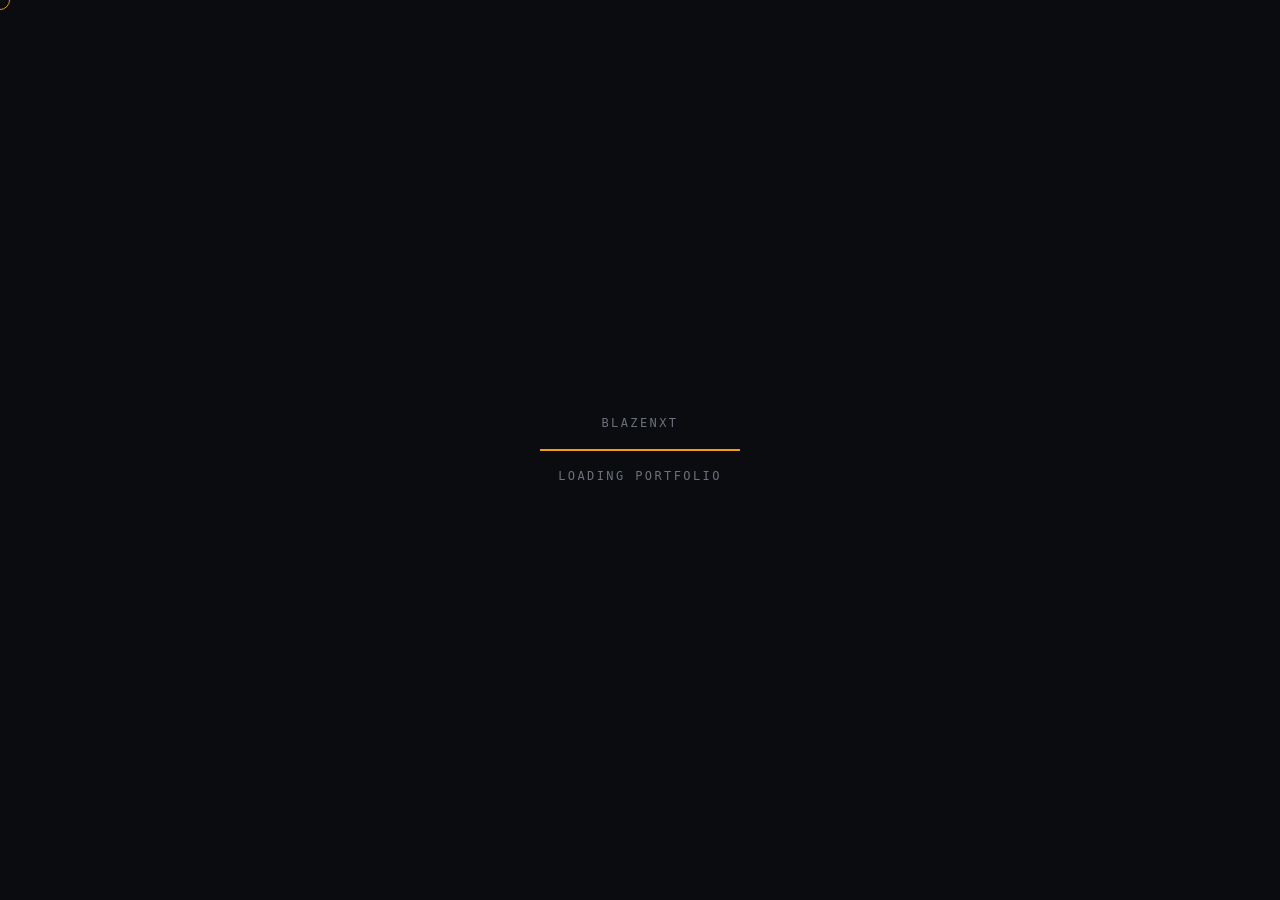
<file: test/index.html>
<!doctype html>
<html lang="en">
  <head>
    <meta charset="UTF-8" />
    <link rel="icon" type="image/svg+xml" href="/test/favicon.svg" />
    <meta name="viewport" content="width=device-width, initial-scale=1.0" />
    <title>Bipul Kumar — Full-Stack Developer & Bot Builder</title>
  <meta name="description" content="Portfolio of Bipul Kumar (BlazeNXT) — Telegram bots, AI assistants, Flutter apps & full-stack web platforms." />
    <script type="module" crossorigin src="/test/assets/index-CPtTAYEv.js"></script>
    <link rel="stylesheet" crossorigin href="/test/assets/index-D3KhQLJr.css">
  </head>
  <body>
    <div id="root"></div>
  </body>
</html>
</file>
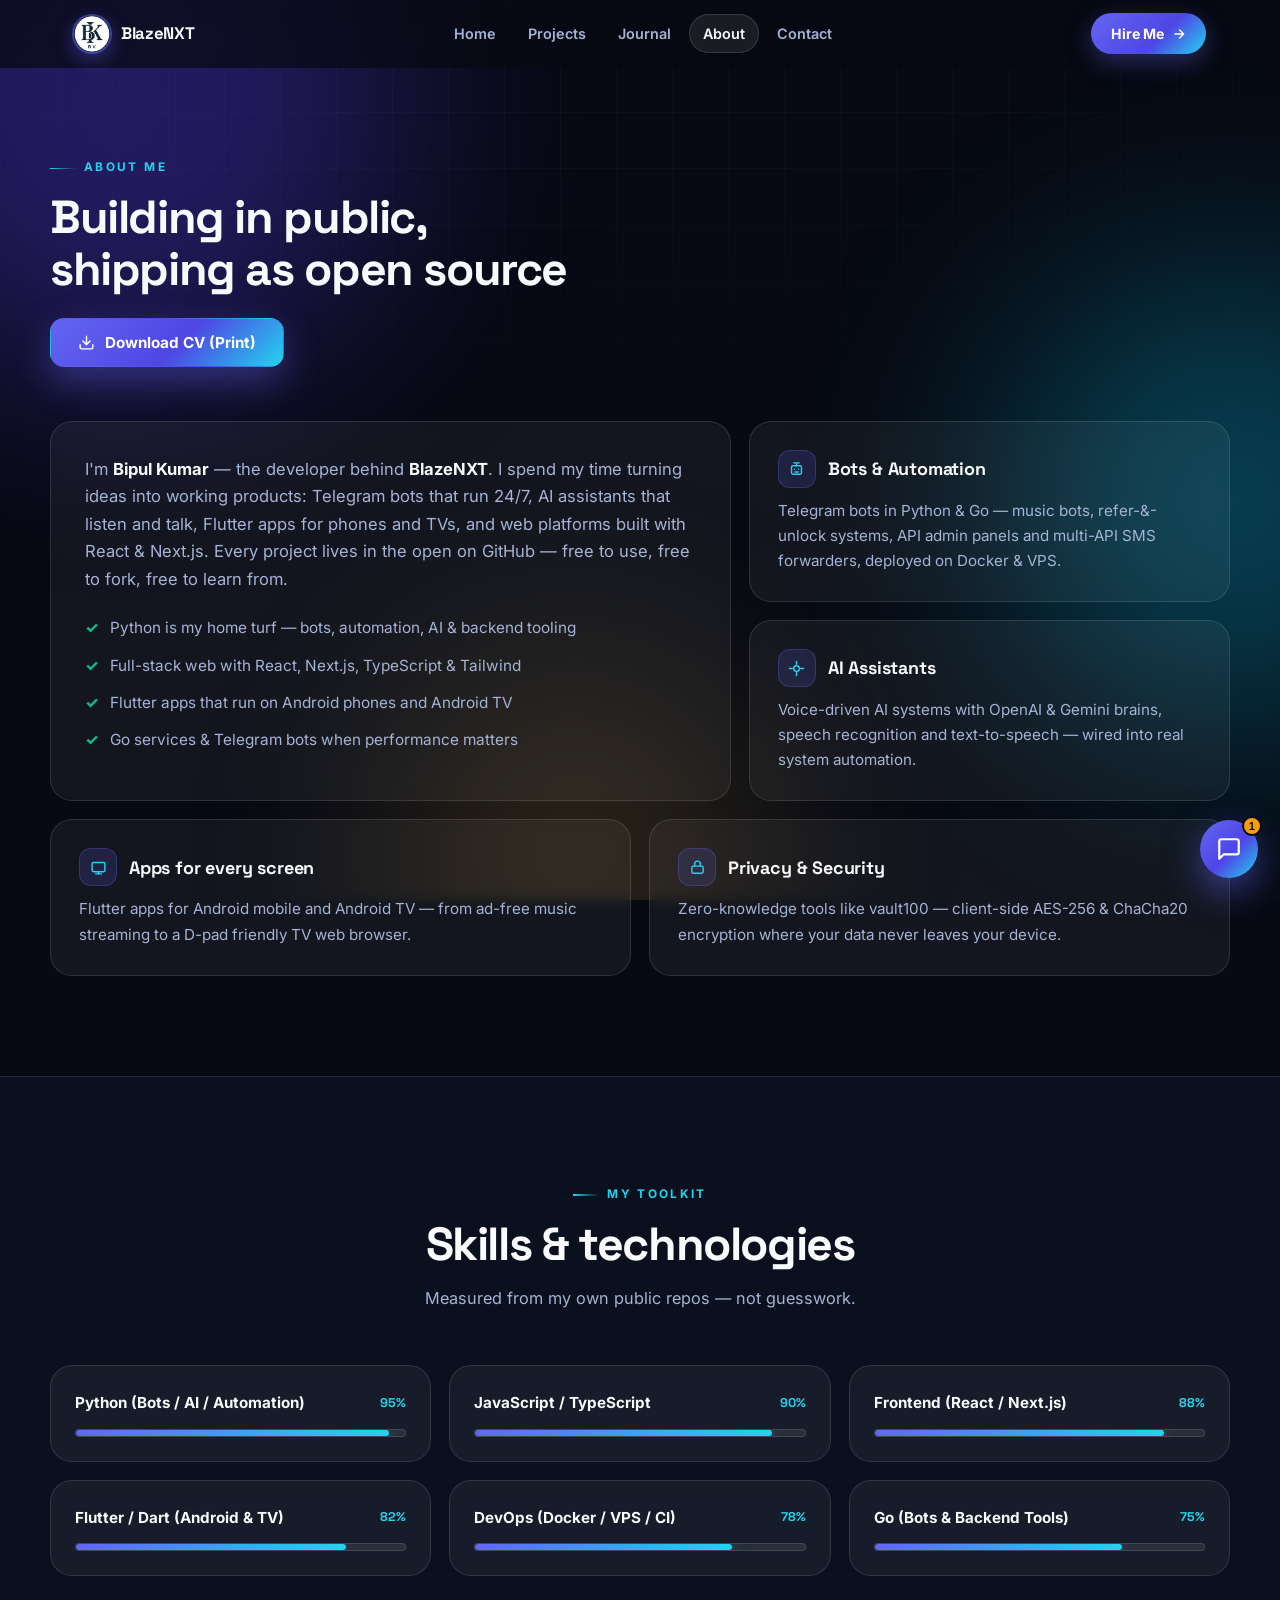
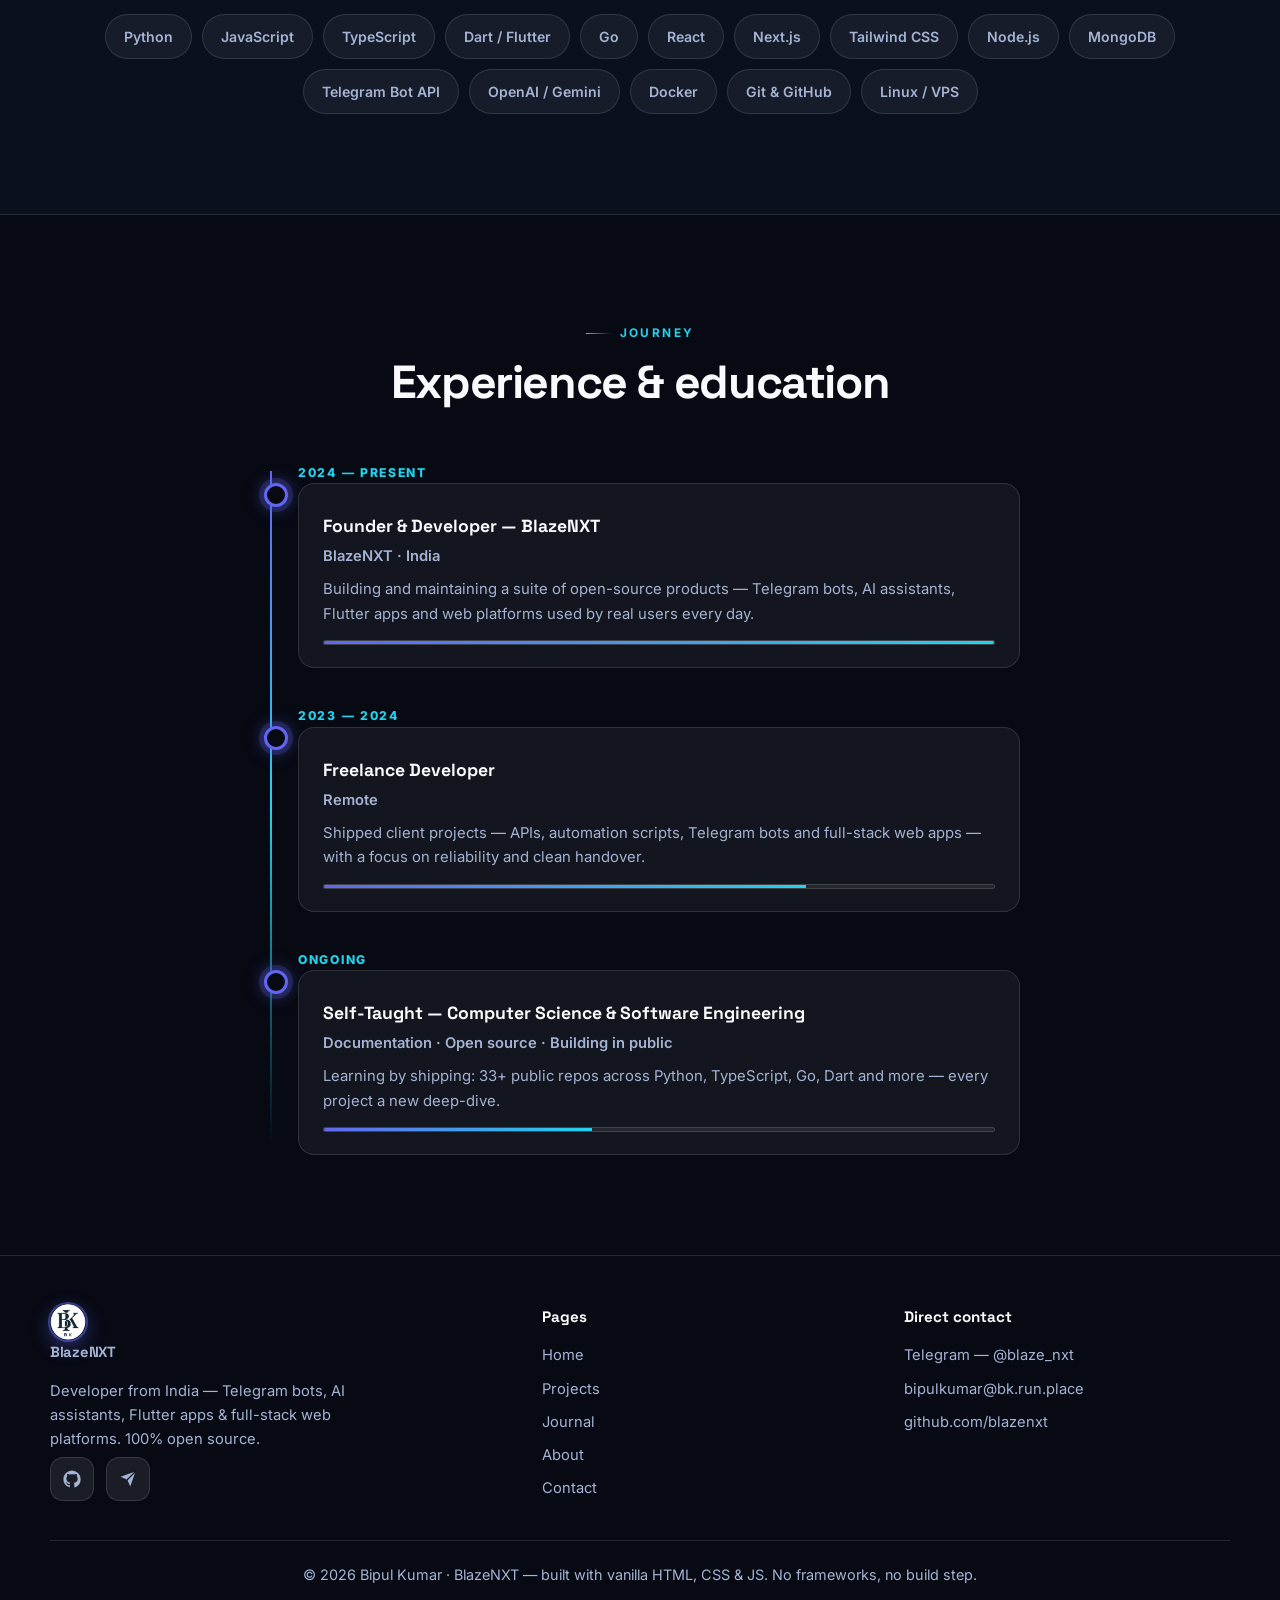
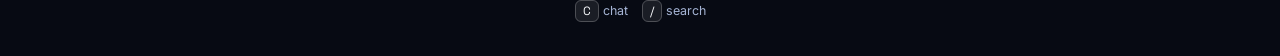
<file: about.html>
﻿<!DOCTYPE html>
<html lang="en" data-theme="dark">
<head>
<script>document.documentElement.classList.add('js');document.documentElement.setAttribute('data-theme','dark');try{localStorage.removeItem('pf-theme');}catch(e){}</script>
<noscript><style>.reveal{opacity:1!important;transform:none!important}.bar i{width:100%!important}.stat b,.ghs b{opacity:1!important}</style></noscript>
<meta charset="UTF-8" />
<meta name="viewport" content="width=device-width, initial-scale=1.0" />
<meta http-equiv="Cache-Control" content="no-cache, no-store, must-revalidate" />
<meta http-equiv="Pragma" content="no-cache" />
<meta http-equiv="Expires" content="0" />

<title>About — Bipul Kumar (BlazeNXT) | Developer Bio & Experience</title>
<meta name="description" content="Learn about Bipul Kumar (BlazeNXT) — self-taught full-stack developer, AI bot architect, verified skill toolkit in Python, TypeScript, Flutter, and engineering timeline." />
<meta name="keywords" content="About Bipul Kumar, BlazeNXT Bio, Full-Stack Developer India, Python Engineer, Telegram Bot Specialist, Flutter TV Developer" />
<meta name="author" content="Bipul Kumar (BlazeNXT)" />
<meta name="creator" content="Bipul Kumar" />
<meta name="publisher" content="BlazeNXT" />

<!-- AI Crawling & Search Engine Directives -->
<meta name="robots" content="index, follow, max-image-preview:large, max-snippet:-1, max-video-preview:-1" />
<meta name="googlebot" content="index, follow, max-snippet:-1, max-image-preview:large, max-video-preview:-1" />
<meta name="bingbot" content="index, follow, max-snippet:-1, max-image-preview:large, max-video-preview:-1" />
<meta name="rating" content="general" />
<meta name="theme-color" content="#0a0e1a" />
<meta name="color-scheme" content="dark" />

<!-- Canonical & Multi-Domain Alternates -->
<link rel="canonical" href="https://blazenxt.in/about.html" />
<link rel="alternate" hreflang="x-default" href="https://blazenxt.in/about.html" />
<link rel="alternate" hreflang="en" href="https://blazenxt.in/about.html" />
<link rel="alternate" href="https://blazenxt.com/about.html" />
<link rel="alternate" href="https://blazenxt.github.io/about.html" />

<!-- OpenGraph / Social Media -->
<meta property="og:site_name" content="BlazeNXT" />
<meta property="og:type" content="profile" />
<meta property="og:locale" content="en_US" />
<meta property="og:url" content="https://blazenxt.in/about.html" />
<meta property="og:title" content="About — Bipul Kumar (BlazeNXT) | Developer Bio & Experience" />
<meta property="og:description" content="About Bipul Kumar (BlazeNXT) — skills, technologies and the journey of a self-taught full-stack developer." />
<meta property="og:image" content="https://blazenxt.in/og-about.svg" />
<meta property="og:image:secure_url" content="https://blazenxt.in/og-about.svg" />
<meta property="og:image:type" content="image/svg+xml" />
<meta property="og:image:width" content="1200" />
<meta property="og:image:height" content="630" />
<meta property="og:image:alt" content="About Bipul Kumar (BlazeNXT)" />

<!-- Twitter / X Cards -->
<meta name="twitter:card" content="summary_large_image" />
<meta name="twitter:site" content="@blaze_nxt" />
<meta name="twitter:creator" content="@blaze_nxt" />
<meta name="twitter:title" content="About — Bipul Kumar (BlazeNXT) | Developer Bio & Experience" />
<meta name="twitter:description" content="About Bipul Kumar (BlazeNXT) — skills, technologies and the journey of a self-taught full-stack developer." />
<meta name="twitter:image" content="https://blazenxt.in/og-about.svg" />
<meta name="twitter:image:alt" content="About Bipul Kumar (BlazeNXT)" />

<!-- PWA & Machine-Readable AI Discoverability -->
<link rel="manifest" href="site.webmanifest" />
<link rel="alternate" type="text/plain" title="LLM Machine-Readable Context" href="/llms.txt" />
<link rel="icon" type="image/png" href="logo.png" />
<link rel="apple-touch-icon" href="logo.png" />

<!-- Fonts -->
<link rel="preconnect" href="https://fonts.googleapis.com" />
<link rel="preconnect" href="https://fonts.gstatic.com" crossorigin />
<link href="https://fonts.googleapis.com/css2?family=Inter:wght@400;500;600;700;800&family=Space+Grotesk:wght@500;600;700&display=swap" rel="stylesheet" />

<!-- Structured Data Knowledge Graph (JSON-LD) -->
<script type="application/ld+json">
{
  "@context": "https://schema.org",
  "@type": "ProfilePage",
  "@id": "https://blazenxt.in/about.html#profile",
  "url": "https://blazenxt.in/about.html",
  "name": "About Bipul Kumar (BlazeNXT)",
  "mainEntity": {
    "@type": "Person",
    "@id": "https://blazenxt.in/#person",
    "name": "Bipul Kumar",
    "alternateName": ["BlazeNXT", "blazenxt"],
    "jobTitle": "Full-Stack Software Engineer & AI Bot Architect",
    "url": "https://blazenxt.in",
    "image": "https://blazenxt.in/avatar.png",
    "description": "Self-taught developer from India turning ideas into open-source products: Telegram bots, AI voice/system assistants, Flutter apps, and full-stack web applications.",
    "sameAs": [
      "https://github.com/blazenxt",
      "https://t.me/blaze_nxt",
      "https://t.me/firstoget",
      "https://t.me/blazenxt_tg",
      "https://t.me/Zucms"
    ],
    "hasOccupation": [
      {
        "@type": "Occupation",
        "name": "Founder & Developer",
        "description": "Building and maintaining open-source Telegram bots, Flutter apps, and web platforms."
      },
      {
        "@type": "Occupation",
        "name": "Freelance Software Engineer",
        "description": "Developing custom automation bots, APIs, and client-side cryptographic systems."
      }
    ],
    "knowsAbout": [
      "Python",
      "Telegram Bot API",
      "Flutter",
      "Dart",
      "JavaScript",
      "TypeScript",
      "React",
      "Next.js",
      "Go",
      "PHP",
      "Zero-Knowledge Cryptography",
      "OpenAI",
      "Gemini",
      "Docker",
      "Linux VPS"
    ]
  }
}
</script>
<style>
:root{
  color-scheme: dark;
  --bg:#070a13; --bg-2:#0e1424;
  --panel:rgba(255,255,255,.05); --panel-2:rgba(255,255,255,.08);
  --text:#f8fafc; --muted:#a5b4d4;
  --line:rgba(255,255,255,.12); --line-2:rgba(255,255,255,.22);
  --accent:#6366f1; --accent-2:#22d3ee; --accent-3:#f59e0b; --accent-4:#ec4899; --ok:#10b981;
  --radius:22px;
  --shadow:0 30px 80px rgba(0,0,0,.55);
  --glow:0 0 80px rgba(99,102,241,.35);
  --max:1180px;
  --font-display:"Space Grotesk","Inter",system-ui,sans-serif;
  --font-body:"Inter",system-ui,-apple-system,"Segoe UI",Roboto,sans-serif;
}
*{box-sizing:border-box;margin:0;padding:0}
html{scroll-behavior:smooth}
body{
  font-family:var(--font-body); background:var(--bg); color:var(--text);
  line-height:1.65; -webkit-font-smoothing:antialiased; overflow-x:hidden;
  transition:background .4s ease,color .4s ease;
}
@keyframes pagein{from{opacity:0}to{opacity:1}}
::selection{background:rgba(99,102,241,.45);color:#fff}
img{max-width:100%;display:block}
a{color:inherit;text-decoration:none}
section{padding:100px 24px;position:relative;scroll-margin-top:80px}
.wrap{max-width:var(--max);margin:0 auto}
h1,h2,h3,.brand{font-family:var(--font-display)}
.eyebrow{display:inline-flex;align-items:center;gap:8px;font-size:.74rem;letter-spacing:.2em;text-transform:uppercase;color:var(--accent-2);font-weight:700;margin-bottom:14px}
.eyebrow::before{content:"";width:26px;height:1.5px;background:linear-gradient(90deg,var(--accent-2),transparent)}
h2.title{font-size:clamp(1.9rem,4vw,2.9rem);line-height:1.12;letter-spacing:-.03em;font-weight:700}
.lead{color:var(--muted);max-width:62ch;margin-top:14px;font-size:1.02rem}
.section-head{margin-bottom:54px}

/* Ambient */
.ambient{position:fixed;inset:0;z-index:-2;overflow:hidden;pointer-events:none}
.ambient::before{
  content:"";position:absolute;inset:0;
  background:linear-gradient(rgba(255,255,255,.025) 1px,transparent 1px),linear-gradient(90deg,rgba(255,255,255,.025) 1px,transparent 1px);
  background-size:56px 56px;
  mask-image:radial-gradient(ellipse 90% 60% at 50% 0%,#000 30%,transparent 75%);
  -webkit-mask-image:radial-gradient(ellipse 90% 60% at 50% 0%,#000 30%,transparent 75%);
}
.orb{position:absolute;border-radius:50%;filter:blur(110px);opacity:.35}
.o1{width:560px;height:560px;background:#5b3df5;top:-180px;left:-160px}
.o2{width:460px;height:460px;background:#0891b2;top:30%;right:-180px;animation-delay:-8s;opacity:.4}
.o3{width:380px;height:380px;background:#b8862d;bottom:-140px;left:30%;animation-delay:-15s;opacity:.22}
@keyframes drift{0%,100%{transform:translate(0,0) scale(1)}33%{transform:translate(60px,-40px) scale(1.1)}66%{transform:translate(-40px,40px) scale(.94)}}

#progress{position:fixed;top:0;left:0;height:2.5px;width:0;z-index:99;background:linear-gradient(90deg,var(--accent),var(--accent-2),var(--accent-3))}

/* Nav */
header.nav{
  position:fixed;top:0;left:0;right:0;z-index:50;
  backdrop-filter:blur(12px);-webkit-backdrop-filter:blur(12px);
  background:color-mix(in srgb,var(--bg) 72%,transparent);
  border-bottom:1px solid transparent;transition:border-color .3s,background .3s;
}
header.nav.scrolled{border-bottom-color:var(--line)}
.nav-in{max-width:var(--max);margin:0 auto;padding:13px 24px;display:flex;align-items:center;gap:18px;justify-content:space-between}
.brand{display:flex;align-items:center;gap:11px;font-weight:700;font-size:1.05rem;letter-spacing:-.02em}
.brand .dot{width:36px;height:36px;border-radius:50%;object-fit:cover;display:block;box-shadow:0 0 0 2px rgba(99,102,241,.5),0 6px 20px rgba(99,102,241,.45)}
nav.links{display:flex;gap:4px;align-items:center}
nav.links a{padding:8px 14px;border-radius:999px;font-size:.9rem;color:var(--muted);font-weight:600;transition:.25s}
nav.links a:hover{color:var(--text);background:var(--panel-2)}
nav.links a.active{color:var(--text);background:var(--panel-2);box-shadow:inset 0 0 0 1px var(--line)}
.nav-actions{display:flex;align-items:center;gap:10px}
.icon-btn{width:38px;height:38px;border-radius:12px;border:1px solid var(--line);background:var(--panel);display:grid;place-items:center;cursor:pointer;color:var(--text);transition:.25s}
.icon-btn:hover{transform:translateY(-2px);border-color:var(--line-2)}
.burger{display:none}
.hire-btn{
  padding:9px 20px;border-radius:999px;font-size:.88rem;font-weight:700;
  background:linear-gradient(135deg,var(--accent),#4f46e5 60%,var(--accent-2));color:#fff;
  box-shadow:0 8px 24px rgba(99,102,241,.35);transition:.25s;display:inline-flex;align-items:center;gap:8px;
}
.hire-btn:hover{transform:translateY(-2px);box-shadow:0 12px 32px rgba(99,102,241,.5)}

/* Buttons */
.btns{display:flex;gap:14px;flex-wrap:wrap}
.btn{padding:14px 27px;border-radius:14px;font-weight:700;font-size:.95rem;cursor:pointer;border:1px solid transparent;transition:.28s;display:inline-flex;align-items:center;gap:10px;font-family:var(--font-body)}
.btn-primary{background:linear-gradient(135deg,var(--accent),#4f46e5 55%,var(--accent-2));color:#fff;box-shadow:0 14px 36px rgba(99,102,241,.4);position:relative;overflow:hidden}
.btn-primary::after{content:"";position:absolute;inset:0;background:linear-gradient(135deg,transparent 30%,rgba(255,255,255,.25) 50%,transparent 70%);transform:translateX(-120%);transition:transform .6s}
.btn-primary:hover{transform:translateY(-3px);box-shadow:0 20px 46px rgba(99,102,241,.55)}
.btn-primary:hover::after{transform:translateX(120%)}
.btn-ghost{background:var(--panel);border-color:var(--line);color:var(--text);backdrop-filter:blur(6px)}
.btn-ghost:hover{transform:translateY(-3px);border-color:var(--line-2);background:var(--panel-2)}

/* Cards */
.card{background:var(--panel);border:1px solid var(--line);border-radius:var(--radius);padding:28px;backdrop-filter:blur(6px);transition:transform .3s,border-color .3s,box-shadow .3s}.card:hover{transform:translateY(-4px);border-color:var(--line-2);box-shadow:var(--shadow)}
.bento{display:grid;grid-template-columns:repeat(12,1fr);gap:18px}
.b-card{background:var(--panel);border:1px solid var(--line);border-radius:var(--radius);padding:28px;transition:.3s;position:relative;overflow:hidden;backdrop-filter:blur(6px)}
.b-card::before{content:"";position:absolute;inset:0;opacity:0;transition:.35s;pointer-events:none;background:radial-gradient(420px circle at var(--mx,50%) var(--my,50%),rgba(99,102,241,.13),transparent 45%)}
.b-card:hover{transform:translateY(-6px) scale(1.01);border-color:var(--accent);box-shadow:var(--glow),0 20px 50px rgba(0,0,0,.35)}
.b-card:hover::before{opacity:1}
.b-card h3{font-size:1.12rem;margin-bottom:10px;display:flex;align-items:center;gap:12px;letter-spacing:-.01em}
.b-card h3 .ic{width:38px;height:38px;border-radius:12px;display:grid;place-items:center;flex:none;background:color-mix(in srgb,var(--accent) 16%,transparent);border:1px solid color-mix(in srgb,var(--accent) 30%,transparent);color:var(--accent-2)}
.b-card p{color:var(--muted);font-size:.95rem}

/* Hero */
.hero{min-height:100svh;display:flex;align-items:center;padding-top:130px;overflow:hidden}
.hero-grid{display:grid;grid-template-columns:1.15fr .85fr;gap:60px;align-items:center;position:relative;z-index:1}
.pill{display:inline-flex;align-items:center;gap:10px;padding:8px 16px;border-radius:999px;background:var(--panel);border:1px solid var(--line);font-size:.84rem;color:var(--muted);font-weight:600;backdrop-filter:blur(6px)}
.pulse{width:8px;height:8px;border-radius:50%;background:var(--ok);box-shadow:0 0 0 0 rgba(52,211,153,.7);animation:pulse 2.2s infinite}
@keyframes pulse{0%{box-shadow:0 0 0 0 rgba(52,211,153,.55)}70%{box-shadow:0 0 0 12px rgba(52,211,153,0)}100%{box-shadow:0 0 0 0 rgba(52,211,153,0)}}
h1{font-size:clamp(2.5rem,6.4vw,4.5rem);line-height:1.04;letter-spacing:-.04em;margin:26px 0 8px;font-weight:700}
.grad{background:linear-gradient(100deg,var(--accent) 0%,var(--accent-2) 50%,var(--accent-3) 100%);background-size:200% 100%;-webkit-background-clip:text;background-clip:text;color:transparent;}
@keyframes gradshift{0%,100%{background-position:0% 0}50%{background-position:100% 0}}
.aka{font-size:.78rem;font-weight:800;letter-spacing:.18em;text-transform:uppercase;color:var(--muted)}
.aka b{color:var(--accent-2)}
.role{font-size:clamp(1.05rem,2.4vw,1.35rem);color:var(--muted);font-weight:600;min-height:1.6em;font-family:var(--font-display)}
.role span{color:var(--accent-2)}
.caret{border-right:2.5px solid var(--accent-2);animation:blink 1s steps(2,start) infinite}
@keyframes blink{50%{border-color:transparent}}
.hero p.desc{color:var(--muted);margin:24px 0 32px;max-width:54ch;font-size:1.04rem}
.stats{display:flex;gap:14px;margin-top:48px;flex-wrap:wrap}
.stat{padding:16px 22px;border-radius:16px;background:var(--panel);border:1px solid var(--line);backdrop-filter:blur(6px);min-width:128px}
.stat b{display:block;font-size:1.75rem;letter-spacing:-.03em;line-height:1.2;background:linear-gradient(135deg,var(--accent-2),var(--accent));-webkit-background-clip:text;background-clip:text;color:transparent}
.stat span{font-size:.74rem;color:var(--muted);text-transform:uppercase;letter-spacing:.12em;font-weight:600}

/* Logo halo */
.logo-halo{position:relative;width:min(400px,100%);aspect-ratio:1;margin:0 auto;display:grid;place-items:center}
.ring{position:absolute;inset:0;border-radius:50%;background:conic-gradient(from 0deg,var(--accent),var(--accent-2),var(--accent-3),var(--accent));mask:radial-gradient(farthest-side,transparent calc(100% - 3px),#000 calc(100% - 2px));-webkit-mask:radial-gradient(farthest-side,transparent calc(100% - 3px),#000 calc(100% - 2px));opacity:.85}
.ring2{position:absolute;inset:26px;border-radius:50%;background:conic-gradient(from 180deg,transparent,var(--accent-2),transparent 60%);mask:radial-gradient(farthest-side,transparent calc(100% - 2px),#000 calc(100% - 1px));-webkit-mask:radial-gradient(farthest-side,transparent calc(100% - 2px),#000 calc(100% - 1px));opacity:.4}
@keyframes spin{to{transform:rotate(360deg)}}
.halo-img{width:74%;border-radius:50%;position:relative;z-index:1;box-shadow:0 0 0 10px rgba(99,102,241,.08),0 0 90px rgba(34,211,238,.25),var(--shadow)}
.halo-float{position:absolute;z-index:2;background:color-mix(in srgb,var(--bg-2) 82%,transparent);border:1px solid var(--line-2);border-radius:16px;padding:11px 16px;font-size:.83rem;font-weight:700;display:flex;gap:9px;align-items:center;backdrop-filter:blur(12px);box-shadow:var(--shadow);font-family:var(--font-display);letter-spacing:-.01em}
.hf1{top:6%;left:-4%}.hf2{bottom:8%;right:-4%;}
@keyframes bob{0%,100%{transform:translateY(0)}50%{transform:translateY(-12px)}}

/* Marquee */
.marquee{border-block:1px solid var(--line);padding:20px 0;overflow:hidden;background:color-mix(in srgb,var(--bg-2) 60%,transparent);mask-image:linear-gradient(90deg,transparent,#000 12%,#000 88%,transparent);-webkit-mask-image:linear-gradient(90deg,transparent,#000 12%,#000 88%,transparent)}
.mq-track{display:flex;gap:38px;width:max-content;animation:mq 30s linear infinite}
.marquee:hover .mq-track{animation-play-state:paused}
@keyframes mq{to{transform:translateX(-50%)}}
.mq-item{display:flex;align-items:center;gap:38px;font-family:var(--font-display);font-size:1.02rem;font-weight:600;color:var(--muted);white-space:nowrap;letter-spacing:-.01em}
.mq-item i{width:7px;height:7px;background:linear-gradient(135deg,var(--accent),var(--accent-2));transform:rotate(45deg);border-radius:1.5px;flex:none}

/* Soft band */
.soft{background:color-mix(in srgb,var(--bg-2) 72%,transparent);border-block:1px solid var(--line)}

/* Projects */
.filters{display:flex;gap:10px;justify-content:center;flex-wrap:wrap;margin-bottom:40px}
.filter{padding:10px 22px;border-radius:999px;background:var(--panel);border:1px solid var(--line);color:var(--muted);font-weight:700;font-size:.88rem;cursor:pointer;transition:.25s;font-family:var(--font-body)}
.filter.active{background:linear-gradient(135deg,var(--accent),var(--accent-2));color:#fff;border-color:transparent;box-shadow:0 8px 24px rgba(99,102,241,.35)}
.filter:not(.active):hover{color:var(--text);border-color:var(--line-2)}
.projects{display:grid;grid-template-columns:repeat(auto-fit,minmax(330px,1fr));gap:22px}
.project{background:var(--panel);border:1px solid var(--line);border-radius:var(--radius);overflow:hidden;transition:.35s;display:flex;flex-direction:column;backdrop-filter:blur(6px)}
.project:hover{transform:translateY(-10px);border-color:var(--accent);box-shadow:var(--shadow),0 0 40px rgba(99,102,241,.2)}
.project.hidden{display:none}
.preview{position:relative;aspect-ratio:16/10;overflow:hidden;background:var(--bg-2)}
.preview img{width:100%;height:100%;object-fit:cover;object-position:top center;display:block;transition:transform .5s cubic-bezier(.2,.8,.2,1)}
.project:hover .preview img{transform:scale(1.05)}
.preview::after{content:"";position:absolute;inset:0;pointer-events:none;background:linear-gradient(180deg,rgba(4,6,13,0) 62%,rgba(4,6,13,.38))}
.preview .tag{position:absolute;top:14px;left:14px;font-size:.7rem;font-weight:800;padding:5px 12px;border-radius:999px;background:rgba(0,0,0,.38);color:#fff;backdrop-filter:blur(6px);letter-spacing:.1em;text-transform:uppercase;z-index:2}
.preview .lang{position:absolute;top:14px;right:14px;font-size:.72rem;font-weight:700;padding:5px 11px;border-radius:999px;background:rgba(0,0,0,.38);color:#fff;backdrop-filter:blur(6px);z-index:2;display:flex;align-items:center;gap:7px}
.lang i{width:8px;height:8px;border-radius:50%;flex:none}
.p-body{padding:24px;display:flex;flex-direction:column;flex:1}
.p-body h3{font-size:1.14rem;margin-bottom:8px;letter-spacing:-.01em}
.p-body p{color:var(--muted);font-size:.93rem;margin-bottom:16px;flex:1}
.stack{display:flex;flex-wrap:wrap;gap:7px;margin-bottom:18px}
.stack span{font-size:.73rem;padding:5px 11px;border-radius:8px;background:var(--panel-2);color:var(--muted);font-weight:600;border:1px solid var(--line)}
.gh-btn{display:flex;align-items:center;justify-content:center;gap:9px;padding:12px;border-radius:12px;font-size:.89rem;font-weight:700;border:1px solid var(--line);color:var(--text);transition:.25s;background:var(--panel-2)}
.gh-btn:hover{border-color:var(--line-2);transform:translateY(-2px);box-shadow:0 10px 26px rgba(0,0,0,.25)}
.btn-row{display:flex;gap:10px}
.btn-row .gh-btn{flex:1}

/* Skills */
.skills-wrap{display:grid;grid-template-columns:repeat(auto-fit,minmax(310px,1fr));gap:18px}
.skill{padding:24px}
.skill-top{display:flex;justify-content:space-between;align-items:center;margin-bottom:13px;font-weight:700;font-size:.95rem}
.skill-top small{color:var(--accent-2);font-weight:800;font-family:var(--font-display)}
.bar{height:8px;border-radius:999px;background:var(--panel-2);overflow:hidden;border:1px solid var(--line)}
.bar i{display:block;height:100%;width:0;border-radius:999px;background:linear-gradient(90deg,var(--accent),var(--accent-2));box-shadow:0 0 14px rgba(34,211,238,.5);transition:width 1.4s cubic-bezier(.2,.8,.2,1)}
.tools{display:flex;flex-wrap:wrap;gap:10px;margin-top:38px;justify-content:center}
.tool{padding:10px 18px;border-radius:999px;background:var(--panel);border:1px solid var(--line);font-size:.88rem;font-weight:600;color:var(--muted);transition:.25s;cursor:default}
.tool:hover{color:var(--text);border-color:var(--accent);transform:translateY(-3px);box-shadow:var(--glow)}

/* Timeline */
.timeline{position:relative;padding-left:38px;max-width:760px;margin:0 auto}
.timeline::before{content:"";position:absolute;left:10px;top:8px;bottom:8px;width:2px;background:linear-gradient(180deg,var(--accent),var(--accent-2),transparent)}
.tl-item{position:relative;margin-bottom:38px}
.tl-item:last-child{margin-bottom:0}
.tl-item::before{content:"";position:absolute;left:-34px;top:20px;width:18px;height:18px;border-radius:50%;background:var(--bg);border:3px solid var(--accent);box-shadow:0 0 0 5px color-mix(in srgb,var(--accent) 20%,transparent),0 0 18px rgba(99,102,241,.6)}
.tl-card{background:var(--panel);border:1px solid var(--line);border-radius:16px;padding:22px 24px;transition:.3s;backdrop-filter:blur(6px)}
.tl-card:hover{border-color:var(--line-2);transform:translateX(6px)}
.tl-date{font-size:.76rem;color:var(--accent-2);font-weight:800;letter-spacing:.14em;text-transform:uppercase}
.tl-card h3{font-size:1.1rem;margin:6px 0 3px}
.tl-card .org{color:var(--muted);font-weight:600;font-size:.92rem}
.tl-card p{color:var(--muted);font-size:.93rem;margin-top:9px}

/* Contact */
.contact-grid{display:grid;grid-template-columns:.9fr 1.1fr;gap:20px;align-items:start}
.contact-info{display:grid;gap:13px;margin-top:4px}
.ci{display:flex;gap:14px;align-items:center;padding:15px;border-radius:14px;background:var(--panel-2);border:1px solid var(--line);transition:.25s}
.ci:hover{border-color:var(--line-2);transform:translateY(-2px)}
.ci .ic{width:42px;height:42px;border-radius:13px;display:grid;place-items:center;flex:none;background:color-mix(in srgb,var(--accent) 20%,transparent);border:1px solid color-mix(in srgb,var(--accent) 32%,transparent);color:var(--accent-2)}
.ci small{display:block;color:var(--muted);font-size:.78rem;text-transform:uppercase;letter-spacing:.1em;font-weight:700}
.ci b{font-size:.94rem;word-break:break-all}
.field{margin-bottom:16px}
.field label{display:block;font-size:.83rem;font-weight:700;margin-bottom:8px;color:var(--muted)}
.field input,.field textarea{width:100%;padding:14px 16px;border-radius:13px;border:1px solid var(--line);background:var(--panel-2);color:var(--text);font-family:inherit;font-size:.95rem;transition:.25s}
.field input:focus,.field textarea:focus{outline:none;border-color:var(--accent);box-shadow:0 0 0 4px color-mix(in srgb,var(--accent) 16%,transparent)}
textarea{resize:vertical;min-height:130px}
.faq details{background:var(--panel);border:1px solid var(--line);border-radius:14px;padding:18px 22px;margin-bottom:12px;transition:.25s}
.faq details[open]{border-color:var(--line-2)}
.faq summary{cursor:pointer;font-weight:700;font-family:var(--font-display);letter-spacing:-.01em;list-style:none;display:flex;align-items:center;gap:12px}
.faq summary::before{content:"+";width:26px;height:26px;border-radius:9px;background:color-mix(in srgb,var(--accent) 18%,transparent);color:var(--accent-2);display:grid;place-items:center;font-weight:800;flex:none;transition:.25s}
.faq details[open] summary::before{content:"–"}
.faq details p{color:var(--muted);font-size:.93rem;margin-top:12px;padding-left:38px}

/* CTA band */
.cta-band{
  border-radius:26px;padding:56px 40px;text-align:center;position:relative;overflow:hidden;
  background:linear-gradient(135deg,rgba(99,102,241,.16),rgba(34,211,238,.10) 55%,rgba(251,191,36,.08));
  border:1px solid color-mix(in srgb,var(--accent) 30%,transparent);
}
.cta-band h2{font-size:clamp(1.6rem,3.4vw,2.4rem);letter-spacing:-.03em;margin-bottom:12px}
.cta-band p{color:var(--muted);max-width:52ch;margin:0 auto 28px}

/* Footer */
footer{border-top:1px solid var(--line);padding:48px 24px 34px;color:var(--muted);font-size:.9rem}
.foot-grid{max-width:var(--max);margin:0 auto;display:grid;grid-template-columns:1.4fr 1fr 1fr;gap:36px;margin-bottom:30px}
.foot-grid h4{font-family:var(--font-display);color:var(--text);margin-bottom:14px;font-size:.95rem}
.foot-grid a{display:block;color:var(--muted);margin-bottom:9px;transition:.2s;font-size:.92rem}
.foot-grid a:hover{color:var(--accent-2)}
.foot-bottom{max-width:var(--max);margin:0 auto;padding-top:22px;border-top:1px solid var(--line);text-align:center}
.socials{display:flex;gap:12px;margin-top:6px}
.socials a{width:44px;height:44px;border-radius:13px;display:grid;place-items:center;background:var(--panel-2);border:1px solid var(--line);transition:.25s;color:var(--muted)}
.socials a:hover{transform:translateY(-4px);color:#fff;background:linear-gradient(135deg,var(--accent),var(--accent-2));border-color:transparent;box-shadow:0 12px 28px rgba(99,102,241,.4)}

/* Floating stack: back-to-top + chat */
.fab-stack{position:fixed;right:22px;bottom:22px;z-index:80;display:flex;flex-direction:column;gap:12px;align-items:flex-end}
.to-top{width:46px;height:46px;border-radius:50%;background:color-mix(in srgb,var(--bg-2) 85%,transparent);border:1px solid var(--line-2);display:grid;place-items:center;cursor:pointer;color:var(--text);backdrop-filter:blur(12px);opacity:0;pointer-events:none;transition:.3s;box-shadow:var(--shadow)}
.to-top.show{opacity:1;pointer-events:auto}
.to-top:hover{border-color:var(--accent);color:var(--accent-2);transform:translateY(-3px)}

/* Chat widget */
.chat-fab{
  width:58px;height:58px;border-radius:50%;border:none;cursor:pointer;position:relative;
  background:linear-gradient(135deg,var(--accent),#4f46e5 55%,var(--accent-2));
  display:grid;place-items:center;color:#fff;
  box-shadow:0 14px 36px rgba(99,102,241,.5);transition:.3s;
}
.chat-fab:hover{transform:scale(1.08)}
.chat-fab svg{transition:.3s}
.chat-fab .badge{
  position:absolute;top:-4px;right:-4px;min-width:20px;height:20px;border-radius:999px;
  background:var(--accent-3);color:#1a1204;font-size:.7rem;font-weight:800;
  display:grid;place-items:center;padding:0 5px;border:2px solid var(--bg);
}
.chat-panel{
  position:fixed;right:22px;bottom:92px;width:min(370px,calc(100vw - 34px));height:min(520px,calc(100vh - 130px));
  background:color-mix(in srgb,var(--bg-2) 92%,transparent);border:1px solid var(--line-2);border-radius:22px;
  box-shadow:var(--shadow);backdrop-filter:blur(12px);z-index:90;
  display:flex;flex-direction:column;overflow:hidden;
  opacity:0;pointer-events:none;transform:translateY(16px) scale(.98);transition:.3s cubic-bezier(.2,.8,.2,1);
}
.chat-panel.open{opacity:1;pointer-events:auto;transform:none}
.ch-head{
  padding:16px 18px;display:flex;align-items:center;gap:12px;
  background:linear-gradient(135deg,rgba(99,102,241,.25),rgba(34,211,238,.14));
  border-bottom:1px solid var(--line);
}
.ch-avatar{width:40px;height:40px;border-radius:50%;object-fit:cover;box-shadow:0 0 0 2px rgba(99,102,241,.5)}
.ch-title{font-family:var(--font-display);font-weight:700;font-size:.98rem;letter-spacing:-.01em}
.ch-status{font-size:.76rem;color:var(--ok);display:flex;align-items:center;gap:6px;font-weight:600}
.ch-status i{width:7px;height:7px;border-radius:50%;background:var(--ok);animation:pulse 2.2s infinite}
.ch-close{margin-left:auto;background:none;border:none;color:var(--muted);cursor:pointer;font-size:1.2rem;padding:6px;line-height:1}
.ch-close:hover{color:var(--text)}
.ch-msgs{flex:1;overflow-y:auto;padding:16px;display:flex;flex-direction:column;gap:10px}
.ch-msgs::-webkit-scrollbar{width:5px}
.ch-msgs::-webkit-scrollbar-thumb{background:var(--line-2);border-radius:99px}
.msg{max-width:82%;padding:10px 14px;border-radius:16px;font-size:.9rem;line-height:1.5;animation:msgin .25s ease}
@keyframes msgin{from{opacity:0;transform:translateY(6px)}to{opacity:1;transform:none}}
.msg.bot{background:var(--panel-2);border:1px solid var(--line);border-bottom-left-radius:5px;align-self:flex-start;color:var(--text)}
.msg.user{background:linear-gradient(135deg,var(--accent),#4f46e5);color:#fff;border-bottom-right-radius:5px;align-self:flex-end}
.ch-chips{display:flex;flex-wrap:wrap;gap:7px;padding:0 16px 10px}
.chip-btn{padding:7px 13px;border-radius:999px;background:var(--panel);border:1px solid var(--line);color:var(--muted);font-size:.8rem;font-weight:600;cursor:pointer;transition:.2s;font-family:var(--font-body)}
.chip-btn:hover{border-color:var(--accent);color:var(--text)}
.ch-send-opts{display:flex;flex-direction:column;gap:7px;padding:0 16px 12px}
.send-opt{
  display:flex;align-items:center;gap:11px;padding:11px 14px;border-radius:13px;
  border:1px solid var(--line);background:var(--panel);font-size:.88rem;font-weight:700;
  cursor:pointer;transition:.22s;color:var(--text);font-family:var(--font-body);text-align:left;
}
.send-opt:hover{border-color:var(--line-2);transform:translateX(3px)}
.send-opt i{width:30px;height:30px;border-radius:10px;display:grid;place-items:center;flex:none;color:#fff}
.send-opt small{display:block;font-weight:500;color:var(--muted);font-size:.76rem}
.ch-inputrow{display:flex;gap:9px;padding:12px;border-top:1px solid var(--line);background:color-mix(in srgb,var(--bg) 45%,transparent)}
.ch-inputrow input{
  flex:1;padding:12px 15px;border-radius:999px;border:1px solid var(--line);
  background:var(--panel-2);color:var(--text);font-family:inherit;font-size:.9rem;outline:none;transition:.25s;
}
.ch-inputrow input:focus{border-color:var(--accent)}
.ch-inputrow button{
  width:46px;height:46px;border-radius:50%;border:none;cursor:pointer;flex:none;
  background:linear-gradient(135deg,var(--accent),var(--accent-2));color:#fff;display:grid;place-items:center;transition:.25s;
}
.ch-inputrow button:hover{transform:scale(1.06)}


/* GitHub live stats */
.gh-stats{display:grid;grid-template-columns:repeat(auto-fit,minmax(150px,1fr));gap:14px;margin-top:20px}
.ghs{padding:20px;border-radius:16px;background:var(--panel);border:1px solid var(--line);text-align:center;transition:.25s}
.ghs:hover{border-color:var(--line-2);transform:translateY(-3px)}
.ghs b{display:block;font-size:1.6rem;font-family:var(--font-display);background:linear-gradient(135deg,var(--accent-2),var(--accent));-webkit-background-clip:text;background-clip:text;color:transparent}
.ghs span{font-size:.72rem;color:var(--muted);text-transform:uppercase;letter-spacing:.1em;font-weight:600}
.ghs small{display:block;font-size:.68rem;color:var(--muted);opacity:.7;margin-top:3px}
.live-dot{display:inline-flex;align-items:center;gap:6px;font-size:.72rem;color:var(--ok);font-weight:700;letter-spacing:.08em;text-transform:uppercase}
.live-dot i{width:7px;height:7px;border-radius:50%;background:var(--ok);animation:pulse 2s infinite}

/* Now building */
.now-building{margin-top:26px;display:grid;gap:10px}
.nb{display:flex;align-items:center;gap:14px;padding:14px 16px;border-radius:14px;background:var(--panel);border:1px solid var(--line);transition:.25s}
.nb:hover{border-color:var(--line-2);transform:translateX(4px)}
.nb .repo{font-family:var(--font-display);font-weight:700;font-size:.92rem;color:var(--text)}
.nb .when{margin-left:auto;font-size:.75rem;color:var(--muted);flex:none}
.nb a{display:flex;align-items:center;gap:14px;flex:1;min-width:0}
.nb .dot{width:8px;height:8px;border-radius:50%;background:linear-gradient(135deg,var(--accent),var(--accent-2));flex:none}

/* Testimonials */
.testi-grid{display:grid;grid-template-columns:repeat(auto-fit,minmax(300px,1fr));gap:20px}
.testi{padding:28px;position:relative}
.testi::before{content:"C";position:absolute;top:8px;right:22px;font-size:5rem;font-family:Georgia,serif;color:var(--accent);opacity:.15;line-height:1}
.testi p{color:var(--text);font-size:.97rem;margin-bottom:18px;font-style:italic}
.testi .who{display:flex;align-items:center;gap:12px}
.testi .who .av{width:42px;height:42px;border-radius:50%;background:linear-gradient(135deg,var(--accent),var(--accent-2));display:grid;place-items:center;color:#fff;font-weight:800;font-size:.85rem;flex:none}
.testi .who b{display:block;font-size:.92rem;color:var(--text)}
.testi .who small{color:var(--muted);font-size:.8rem}
.testi .stars-row{color:var(--accent-3);letter-spacing:2px;font-size:.85rem;margin-bottom:10px}

/* Project search */
.search-wrap{position:relative;max-width:460px;margin:0 auto 34px}
.search-wrap svg{position:absolute;left:16px;top:50%;transform:translateY(-50%);color:var(--muted)}
#projSearch{width:100%;padding:14px 18px 14px 46px;border-radius:999px;border:1px solid var(--line);background:var(--panel);color:var(--text);font-size:.95rem;font-family:inherit;outline:none;transition:.25s}
#projSearch:focus{border-color:var(--accent);box-shadow:0 0 0 4px color-mix(in srgb,var(--accent) 14%,transparent)}
.no-results{display:none;text-align:center;color:var(--muted);padding:40px;font-size:.95rem}

/* Blog */
.blog-grid{display:grid;grid-template-columns:repeat(auto-fit,minmax(300px,1fr));gap:20px}
.post{padding:0;overflow:hidden;transition:.3s;display:flex;flex-direction:column}
.post:hover{transform:translateY(-5px);border-color:var(--line-2)}
.post .post-body{padding:24px;flex:1;display:flex;flex-direction:column}
.post .p-date{font-size:.74rem;color:var(--accent-2);font-weight:700;letter-spacing:.1em;text-transform:uppercase}
.post h3{margin:8px 0 10px;font-size:1.08rem;letter-spacing:-.01em}
.post p{color:var(--muted);font-size:.92rem;flex:1}
.post .read-more{margin-top:16px;color:var(--accent-2);font-weight:700;font-size:.88rem;display:inline-flex;align-items:center;gap:7px}
.post .read-more:hover{text-decoration:underline}

/* Animated timeline */
.tl-item .tl-progress{height:5px;border-radius:99px;background:var(--panel-2);margin-top:14px;overflow:hidden;border:1px solid var(--line)}
.tl-item .tl-progress i{display:block;height:100%;width:0;background:linear-gradient(90deg,var(--accent),var(--accent-2));transition:width 1.2s cubic-bezier(.2,.8,.2,1)}

/* Keyboard hints footer */
.kbd-hints{display:flex;gap:14px;justify-content:center;flex-wrap:wrap;margin-top:14px;font-size:.78rem;color:var(--muted)}
.kbd-hints kbd{background:var(--panel-2);border:1px solid var(--line-2);border-radius:6px;padding:2px 7px;font-family:var(--font-display);font-size:.75rem;color:var(--text)}

/* 404 */
.nf-wrap{min-height:100svh;display:grid;place-items:center;text-align:center;padding:120px 24px 60px;position:relative;z-index:1}
.nf-code{font-size:clamp(5rem,18vw,11rem);font-weight:800;line-height:1;letter-spacing:-.04em;background:linear-gradient(100deg,var(--accent),var(--accent-2),var(--accent-3));-webkit-background-clip:text;background-clip:text;color:transparent}
.nf-wrap h1{font-size:clamp(1.4rem,3vw,2rem);margin:10px 0 14px}
.nf-wrap p{color:var(--muted);max-width:46ch;margin:0 auto 30px}

/* Project detail */
.pd-hero{display:grid;grid-template-columns:1.1fr .9fr;gap:44px;align-items:center;padding-top:150px}
.pd-hero .preview{border-radius:22px;border:1px solid var(--line);box-shadow:var(--shadow)}
.pd-meta{display:flex;gap:10px;flex-wrap:wrap;margin:18px 0 22px}
.pd-meta span{font-size:.78rem;padding:6px 13px;border-radius:999px;background:var(--panel-2);border:1px solid var(--line);color:var(--muted);font-weight:600}
.pd-section{max-width:820px;margin:0 auto}
.pd-section h2{font-size:1.5rem;margin:44px 0 16px;letter-spacing:-.02em}
.pd-section ul{list-style:none;display:grid;gap:11px}
.pd-section ul li{display:flex;gap:11px;color:var(--muted);font-size:.96rem}
.pd-section ul li::before{content:"✓";color:var(--ok);font-weight:800;flex:none}
.pd-nav{display:flex;justify-content:space-between;gap:14px;margin-top:60px;flex-wrap:wrap}

@media (max-width:960px){
  .pd-hero{grid-template-columns:1fr;padding-top:120px}
}

/* Reveal */
/* Reveal: default visible for no-JS, scrapers, and headless capture */
.reveal{opacity:1;transform:none;transition:opacity .75s cubic-bezier(.16,1,.3,1),transform .75s cubic-bezier(.16,1,.3,1)}
html.js .reveal:not(.in){opacity:0;transform:translateY(24px)}
html.js .reveal.in{opacity:1;transform:none}

@media print{
  .reveal{opacity:1!important;transform:none!important}
  .ambient,#progress,.fab-stack,.chat-panel,.scroll-cue,.marquee,.search-wrap,.filters,.btn,.icon-btn{display:none!important}
  header.nav{position:static!important;background:none!important;border:none!important}
  body{background:#fff!important;color:#000!important}
  .card,.b-card,.project,.post,.stat{break-inside:avoid;box-shadow:none!important;background:#fff!important;color:#000!important;border:1px solid #ccc!important}
}

/* Responsive */
@media (max-width:960px){
  .hero-grid{grid-template-columns:1fr;gap:52px}
  .hero{text-align:center;padding-top:120px}
  .btns,.stats{justify-content:center}
  .hero p.desc{margin-inline:auto}
  .eyebrow{justify-content:center}
  .logo-halo{width:min(320px,86%)}
  .hf1{left:0}.hf2{right:0}
  .bento{grid-template-columns:1fr 1fr}
  .b-about{grid-column:span 2;grid-row:auto}
  .b-s1,.b-s2{grid-column:span 1}
  .contact-grid{grid-template-columns:1fr}
  .foot-grid{grid-template-columns:1fr 1fr}
}
@media (max-width:720px){
  nav.links{position:absolute;top:64px;right:18px;flex-direction:column;align-items:stretch;background:color-mix(in srgb,var(--bg-2) 92%,transparent);border:1px solid var(--line);border-radius:16px;padding:10px;min-width:190px;box-shadow:var(--shadow);display:none;backdrop-filter:blur(18px)}
  nav.links.open{display:flex}
  .burger{display:grid}
  section{padding:76px 20px}
  .bento{grid-template-columns:1fr}
  .b-about,.b-s1,.b-s2{grid-column:span 1}
  .stats{gap:10px}
  .stat{flex:1;min-width:calc(50% - 10px)}
  .foot-grid{grid-template-columns:1fr;gap:24px}
  .cta-band{padding:44px 22px}
  .hire-btn{display:none}
}
@media (prefers-reduced-motion:reduce){
  *{animation:none!important;transition:none!important}
  .reveal{opacity:1;transform:none}
}
</style>
</head>
<body>
<div class="ambient"><div class="orb o1"></div><div class="orb o2"></div><div class="orb o3"></div></div>
<div id="progress"></div>
<header class="nav" id="nav">
  <div class="nav-in">
    <a href="index.html" class="brand"><img class="dot" src="logo.png" alt="BlazeNXT logo"> BlazeNXT</a>
    <nav class="links" id="links">
      <a href="index.html">Home</a>
      <a href="projects.html">Projects</a>
      <a href="blog.html">Journal</a>
      <a href="about.html" class="active">About</a>
      <a href="contact.html">Contact</a>
    </nav>
    <div class="nav-actions">
      <a href="contact.html" class="hire-btn">Hire Me
        <svg width="14" height="14" viewBox="0 0 24 24" fill="none" stroke="currentColor" stroke-width="2.4" stroke-linecap="round" stroke-linejoin="round"><path d="M5 12h14M13 5l7 7-7 7"/></svg>
      </a>
      <button class="icon-btn burger" id="burger" aria-label="Menu">
        <svg width="20" height="20" viewBox="0 0 24 24" fill="none" stroke="currentColor" stroke-width="2" stroke-linecap="round"><path d="M3 6h18M3 12h18M3 18h18"/></svg>
      </button>
    </div>
  </div>
</header>

<main id="main-content">
<section id="about" style="padding-top:150px">
  <div class="wrap">
    <div class="section-head reveal">
      <span class="eyebrow">About me</span>
      <h2 class="title">Building in public,<br/>shipping as open source</h2>
      <div class="btns" style="margin-top:22px">
        <button class="btn btn-primary" onclick="printCV()">
          <svg width="17" height="17" viewBox="0 0 24 24" fill="none" stroke="currentColor" stroke-width="2" stroke-linecap="round" stroke-linejoin="round"><path d="M21 15v4a2 2 0 0 1-2 2H5a2 2 0 0 1-2-2v-4M7 10l5 5 5-5M12 15V3"/></svg>
          Download CV (Print)
        </button>
      </div>
    </div>
    <div class="bento">
      <div class="b-card b-about reveal" style="grid-column:span 7;grid-row:span 2;padding:34px">
        <p class="about-intro" style="color:var(--muted);font-size:1.04rem">
          I'm <b style="color:var(--text)">Bipul Kumar</b> — the developer behind <b style="color:var(--text)">BlazeNXT</b>. I spend my time
          turning ideas into working products: Telegram bots that run 24/7, AI assistants
          that listen and talk, Flutter apps for phones and TVs, and web platforms built
          with React &amp; Next.js. Every project lives in the open on GitHub —
          free to use, free to fork, free to learn from.
        </p>
        <ul class="about-list" style="list-style:none;margin-top:22px;display:grid;gap:12px">
          <li style="display:flex;gap:11px;color:var(--muted);font-size:.96rem"><span style="color:var(--ok);font-weight:800">✓</span> Python is my home turf — bots, automation, AI &amp; backend tooling</li>
          <li style="display:flex;gap:11px;color:var(--muted);font-size:.96rem"><span style="color:var(--ok);font-weight:800">✓</span> Full-stack web with React, Next.js, TypeScript &amp; Tailwind</li>
          <li style="display:flex;gap:11px;color:var(--muted);font-size:.96rem"><span style="color:var(--ok);font-weight:800">✓</span> Flutter apps that run on Android phones and Android TV</li>
          <li style="display:flex;gap:11px;color:var(--muted);font-size:.96rem"><span style="color:var(--ok);font-weight:800">✓</span> Go services &amp; Telegram bots when performance matters</li>
        </ul>
      </div>
      <div class="b-card b-s1 reveal" style="grid-column:span 5">
        <h3><span class="ic"><svg width="17" height="17" viewBox="0 0 24 24" fill="none" stroke="currentColor" stroke-width="2" stroke-linecap="round" stroke-linejoin="round"><rect x="5" y="8" width="14" height="12" rx="2"/><path d="M12 8V4M8 4h8"/><path d="M9 13h.01M15 13h.01M9.5 17h5"/></svg></span> Bots &amp; Automation</h3>
        <p>Telegram bots in Python &amp; Go — music bots, refer-&amp;-unlock systems, API admin panels and multi-API SMS forwarders, deployed on Docker &amp; VPS.</p>
      </div>
      <div class="b-card b-s2 reveal" style="grid-column:span 5">
        <h3><span class="ic"><svg width="17" height="17" viewBox="0 0 24 24" fill="none" stroke="currentColor" stroke-width="2" stroke-linecap="round" stroke-linejoin="round"><path d="M12 2v4M12 18v4M2 12h4M18 12h4"/><circle cx="12" cy="12" r="4"/></svg></span> AI Assistants</h3>
        <p>Voice-driven AI systems with OpenAI &amp; Gemini brains, speech recognition and text-to-speech — wired into real system automation.</p>
      </div>
      <div class="b-card b-s1 reveal" style="grid-column:span 6">
        <h3><span class="ic"><svg width="17" height="17" viewBox="0 0 24 24" fill="none" stroke="currentColor" stroke-width="2" stroke-linecap="round" stroke-linejoin="round"><rect x="3" y="5" width="18" height="13" rx="2"/><path d="M8 21h8M12 18v3"/></svg></span> Apps for every screen</h3>
        <p>Flutter apps for Android mobile and Android TV — from ad-free music streaming to a D-pad friendly TV web browser.</p>
      </div>
      <div class="b-card b-s2 reveal" style="grid-column:span 6">
        <h3><span class="ic"><svg width="17" height="17" viewBox="0 0 24 24" fill="none" stroke="currentColor" stroke-width="2" stroke-linecap="round" stroke-linejoin="round"><rect x="4" y="10" width="16" height="10" rx="2"/><path d="M8 10V7a4 4 0 0 1 8 0v3"/></svg></span> Privacy &amp; Security</h3>
        <p>Zero-knowledge tools like vault100 — client-side AES-256 &amp; ChaCha20 encryption where your data never leaves your device.</p>
      </div>
    </div>
  </div>
</section>

<section id="skills" class="soft">
  <div class="wrap">
    <div class="section-head reveal" style="text-align:center">
      <span class="eyebrow" style="justify-content:center">My toolkit</span>
      <h2 class="title">Skills &amp; technologies</h2>
      <p class="lead" style="margin-inline:auto">Measured from my own public repos — not guesswork.</p>
    </div>
    <div class="skills-wrap">
      <div class="card skill reveal"><div class="skill-top"><span>Python (Bots / AI / Automation)</span><small>95%</small></div><div class="bar"><i data-fill="95"></i></div></div>
      <div class="card skill reveal"><div class="skill-top"><span>JavaScript / TypeScript</span><small>90%</small></div><div class="bar"><i data-fill="90"></i></div></div>
      <div class="card skill reveal"><div class="skill-top"><span>Frontend (React / Next.js)</span><small>88%</small></div><div class="bar"><i data-fill="88"></i></div></div>
      <div class="card skill reveal"><div class="skill-top"><span>Flutter / Dart (Android &amp; TV)</span><small>82%</small></div><div class="bar"><i data-fill="82"></i></div></div>
      <div class="card skill reveal"><div class="skill-top"><span>DevOps (Docker / VPS / CI)</span><small>78%</small></div><div class="bar"><i data-fill="78"></i></div></div>
      <div class="card skill reveal"><div class="skill-top"><span>Go (Bots &amp; Backend Tools)</span><small>75%</small></div><div class="bar"><i data-fill="75"></i></div></div>
    </div>
    <div class="tools reveal">
      <span class="tool">Python</span><span class="tool">JavaScript</span><span class="tool">TypeScript</span>
      <span class="tool">Dart / Flutter</span><span class="tool">Go</span><span class="tool">React</span>
      <span class="tool">Next.js</span><span class="tool">Tailwind CSS</span><span class="tool">Node.js</span>
      <span class="tool">MongoDB</span><span class="tool">Telegram Bot API</span><span class="tool">OpenAI / Gemini</span>
      <span class="tool">Docker</span><span class="tool">Git &amp; GitHub</span><span class="tool">Linux / VPS</span>
    </div>
  </div>
</section>

<section id="journey">
  <div class="wrap">
    <div class="section-head reveal" style="text-align:center">
      <span class="eyebrow" style="justify-content:center">Journey</span>
      <h2 class="title">Experience &amp; education</h2>
    </div>
    <div class="timeline">
      <div class="tl-item reveal">
        <div class="tl-date">2024 — Present</div>
        <div class="tl-card">
          <h3>Founder &amp; Developer — BlazeNXT</h3>
          <div class="org">BlazeNXT &middot; India</div>
          <p>Building and maintaining a suite of open-source products — Telegram bots, AI assistants, Flutter apps and web platforms used by real users every day.</p>
          <div class="tl-progress"><i data-w="100"></i></div>
        </div>
      </div>
      <div class="tl-item reveal">
        <div class="tl-date">2023 — 2024</div>
        <div class="tl-card">
          <h3>Freelance Developer</h3>
          <div class="org">Remote</div>
          <p>Shipped client projects — APIs, automation scripts, Telegram bots and full-stack web apps — with a focus on reliability and clean handover.</p>
          <div class="tl-progress"><i data-w="72"></i></div>
        </div>
      </div>
      <div class="tl-item reveal">
        <div class="tl-date">Ongoing</div>
        <div class="tl-card">
          <h3>Self-Taught — Computer Science &amp; Software Engineering</h3>
          <div class="org">Documentation &middot; Open source &middot; Building in public</div>
          <p>Learning by shipping: 33+ public repos across Python, TypeScript, Go, Dart and more — every project a new deep-dive.</p>
          <div class="tl-progress"><i data-w="40"></i></div>
        </div>
      </div>
    </div>
  </div>
</section>

<footer>
  <div class="foot-grid">
    <div>
      <a href="index.html" class="brand" style="margin-bottom:14px"><img class="dot" src="logo.png" alt="BlazeNXT logo"> BlazeNXT</a>
      <p style="font-size:.92rem;max-width:34ch">Developer from India — Telegram bots, AI assistants, Flutter apps &amp; full-stack web platforms. 100% open source.</p>
      <div class="socials">
        <a href="https://github.com/blazenxt" target="_blank" rel="noopener" aria-label="GitHub"><svg width="18" height="18" viewBox="0 0 24 24" fill="currentColor"><path d="M12 .5A11.5 11.5 0 0 0 .5 12a11.5 11.5 0 0 0 7.9 10.9c.6.1.8-.2.8-.6v-2.2c-3.2.7-3.9-1.5-3.9-1.5-.5-1.3-1.3-1.7-1.3-1.7-1-.7.1-.7.1-.7 1.1.1 1.7 1.2 1.7 1.2 1 1.7 2.6 1.2 3.3.9.1-.7.4-1.2.7-1.5-2.6-.3-5.3-1.3-5.3-5.7 0-1.3.5-2.3 1.2-3.1-.1-.3-.5-1.5.1-3.1 0 0 1-.3 3.3 1.2a11.5 11.5 0 0 1 6 0C17.3 4.9 18.3 5.2 18.3 5.2c.6 1.6.2 2.8.1 3.1a4.5 4.5 0 0 1 1.2 3.1c0 4.4-2.7 5.4-5.3 5.7.4.4.8 1.1.8 2.2v3.3c0 .4.2.7.8.6A11.5 11.5 0 0 0 23.5 12A11.5 11.5 0 0 0 12 .5z"/></svg></a>
        <a href="https://t.me/blaze_nxt" target="_blank" rel="noopener" aria-label="Telegram"><svg width="18" height="18" viewBox="0 0 24 24" fill="currentColor"><path d="m22 2-7 20-4-9-9-4z"/><path d="M22 2 11 13" stroke="#04121f" stroke-width="1.6" stroke-linecap="round"/></svg></a>
      </div>
    </div>
    <div>
      <h4>Pages</h4>
      <a href="index.html">Home</a>
      <a href="projects.html">Projects</a>
      <a href="blog.html">Journal</a>
      <a href="about.html">About</a>
      <a href="contact.html">Contact</a>
    </div>
    <div>
      <h4>Direct contact</h4>
      <!-- EDIT: apne real links yahan -->
      <a href="https://t.me/blaze_nxt" target="_blank" rel="noopener">Telegram — @blaze_nxt</a>
      <a href="mailto:bipulkumar@bk.run.place">bipulkumar@bk.run.place</a>
      <a href="https://github.com/blazenxt" target="_blank" rel="noopener">github.com/blazenxt</a>
    </div>
  </div>
  <div class="foot-bottom">
    <div>&copy; <span id="year">2026</span> Bipul Kumar &middot; BlazeNXT &mdash; built with vanilla HTML, CSS &amp; JS. No frameworks, no build step.</div>
    <div class="kbd-hints"><span><kbd>C</kbd> chat</span><span><kbd>/</kbd> search</span></div>
  </div>
</footer>
<div class="fab-stack">
  <button class="to-top" id="toTop" aria-label="Back to top">
    <svg width="18" height="18" viewBox="0 0 24 24" fill="none" stroke="currentColor" stroke-width="2.4" stroke-linecap="round" stroke-linejoin="round"><path d="M12 19V5M5 12l7-7 7 7"/></svg>
  </button>
  <button class="chat-fab" id="chatFab" aria-label="Open support chat">
    <svg id="chatIcoMsg" width="26" height="26" viewBox="0 0 24 24" fill="none" stroke="currentColor" stroke-width="2" stroke-linecap="round" stroke-linejoin="round"><path d="M21 15a2 2 0 0 1-2 2H7l-4 4V5a2 2 0 0 1 2-2h14a2 2 0 0 1 2 2z"/></svg>
    <svg id="chatIcoX" width="24" height="24" viewBox="0 0 24 24" fill="none" stroke="currentColor" stroke-width="2.4" stroke-linecap="round" style="display:none"><path d="M18 6 6 18M6 6l12 12"/></svg>
    <span class="badge" id="chatBadge">1</span>
  </button>
</div>

<div class="chat-panel" id="chatPanel" role="dialog" aria-label="Support chat">
  <div class="ch-head">
    <img class="ch-avatar" src="logo.png" alt="BlazeNXT">
    <div>
      <div class="ch-title">BlazeNXT Support</div>
      <div class="ch-status"><i></i> Online — replies within a few hours</div>
    </div>
    <button class="ch-close" id="chatClose" aria-label="Close chat">&times;</button>
  </div>
  <div class="ch-msgs" id="chMsgs"></div>
  <div class="ch-chips" id="chChips"></div>
  <div class="ch-send-opts" id="chSendOpts" style="display:none"></div>
  <div class="ch-inputrow">
    <input id="chInput" type="text" placeholder="Type your message…" maxlength="500">
    <button id="chSend" aria-label="Send">
      <svg width="19" height="19" viewBox="0 0 24 24" fill="none" stroke="currentColor" stroke-width="2" stroke-linecap="round" stroke-linejoin="round"><path d="m22 2-7 20-4-9-9-4z"/></svg>
    </button>
  </div>
</div>
<script>

/* ---------- Theme: Permanently Dark ---------- */
const root = document.documentElement;
root.setAttribute('data-theme', 'dark');
try { localStorage.removeItem('pf-theme'); } catch(e){}

/* ---------- Mobile menu ---------- */
const burger = document.getElementById('burger');
const links = document.getElementById('links');
burger.addEventListener('click', () => links.classList.toggle('open'));
links.addEventListener('click', e => { if (e.target.tagName === 'A') links.classList.remove('open'); });

/* ---------- Scroll: nav + progress + to-top ---------- */
const nav = document.getElementById('nav');
const progress = document.getElementById('progress');
const toTop = document.getElementById('toTop');
addEventListener('scroll', () => {
  nav.classList.toggle('scrolled', scrollY > 12);
  const h = document.documentElement.scrollHeight - innerHeight;
  progress.style.width = (h > 0 ? (scrollY / h) * 100 : 0) + '%';
  toTop.classList.toggle('show', scrollY > 600);
}, { passive: true });
toTop.addEventListener('click', () => scrollTo({ top: 0, behavior: 'smooth' }));

/* ---------- Reveal ---------- */
const io = new IntersectionObserver(entries => {
  entries.forEach(e => {
    if (!e.isIntersecting) return;
    e.target.classList.add('in');
    e.target.querySelectorAll('.bar i').forEach((b, i) => {
      setTimeout(() => b.style.width = b.dataset.fill + '%', i * 120);
    });
    io.unobserve(e.target);
  });
}, { threshold: .15 });
document.querySelectorAll('.reveal').forEach(el => io.observe(el));

/* ---------- Counters ---------- */
const cio = new IntersectionObserver(entries => {
  entries.forEach(e => {
    if (!e.isIntersecting) return;
    const el = e.target, target = +el.dataset.count, dur = 1400, start = performance.now();
    (function step(now){
      const p = Math.min((now - start) / dur, 1);
      el.textContent = Math.round(target * (1 - Math.pow(1 - p, 3))) + (el.dataset.suffix ?? '+');
      if (p < 1) requestAnimationFrame(step);
    })(start);
    cio.unobserve(el);
  });
}, { threshold: .6 });
document.querySelectorAll('[data-count]').forEach(el => cio.observe(el));

/* ---------- Typing (hero only) ---------- */
const typed = document.getElementById('typed');
if (typed){
  const words = ['Telegram bots.', ' AI assistants.', ' Flutter apps.', ' web platforms.', ' open-source tools.'];
  let wi = 0, ci = 0, deleting = false;
  (function type(){
    const w = words[wi];
    typed.textContent = w.slice(0, ci);
    if (!deleting && ci === w.length) { deleting = true; setTimeout(type, 1700); return; }
    if (deleting && ci === 0) { deleting = false; wi = (wi + 1) % words.length; setTimeout(type, 260); return; }
    ci += deleting ? -1 : 1;
    setTimeout(type, deleting ? 34 : 64);
  })();
}

/* ---------- Project filters (projects page) ---------- */
document.querySelectorAll('.filter').forEach(btn => {
  btn.addEventListener('click', () => {
    document.querySelectorAll('.filter').forEach(b => b.classList.remove('active'));
    btn.classList.add('active');
    const f = btn.dataset.f;
    document.querySelectorAll('.project').forEach(p => {
      p.classList.toggle('hidden', !(f === 'all' || p.dataset.cat === f));
    });
  });
});

/* ---------- Card spotlight ---------- */
document.querySelectorAll('.b-card').forEach(card => {
  card.addEventListener('pointermove', e => {
    const r = card.getBoundingClientRect();
    card.style.setProperty('--mx', (e.clientX - r.left) + 'px');
    card.style.setProperty('--my', (e.clientY - r.top) + 'px');
  });
});

/* ---------- Contact form ---------- */
function sendMail(e){
  e.preventDefault();
  const n = document.getElementById('name').value.trim();
  const em = document.getElementById('email').value.trim();
  const s = document.getElementById('subject').value.trim() || 'Portfolio enquiry';
  const m = document.getElementById('msg').value.trim();
  const note = document.getElementById('formNote');
  // EDIT: apna real email yahan
  const to = 'bipulkumar@bk.run.place';
  window.location.href = `mailto:${to}?subject=${encodeURIComponent(s + ' — ' + n)}&body=${encodeURIComponent(m + '\n\n— ' + n + '\n' + em)}`;
  note.style.display = 'block';
  note.textContent = 'Opening your email client…';
  return false;
}
window.sendMail = sendMail;


/* ---------- Keyboard shortcuts ---------- */
addEventListener('keydown', e => {
  if (e.target.matches('input, textarea') || e.metaKey || e.ctrlKey || e.altKey) return;
  const k = e.key.toLowerCase();
if (k === 'c') { chatFab && chatFab.click(); }
  if (k === '/') {
    e.preventDefault();
    const s = document.getElementById('projSearch');
    if (s) s.focus();
    else { const f = document.querySelector('a[href*="projects"]'); f && f.click(); }
  }
});

/* ---------- GitHub live stats + now building ---------- */
(async () => {
  const statsEl = document.getElementById('ghStats');
  const nbEl = document.getElementById('nowBuilding');
  if (!statsEl && !nbEl) return;
  try {
    const d = await (await fetch('github-data.json')).json();
    if (statsEl){
      const set = (id, v) => { const el = document.getElementById(id); if (el) el.textContent = v; };
      set('ghsRepos', d.repos + '+');
      set('ghsForks', d.forks);
      set('ghsLangs', Object.keys(d.languages).length);
      set('ghsCommits', '24/7');
      const gen = document.getElementById('ghsUpdated');
      if (gen && d.generated_at) gen.textContent = 'updated ' + new Date(d.generated_at).toLocaleDateString('en-IN', {day:'numeric', month:'short'});
    }
    if (nbEl){
      const fmt = iso => {
        const days = Math.floor((Date.now() - new Date(iso)) / 864e5);
        if (days === 0) return 'today';
        if (days === 1) return 'yesterday';
        if (days < 30) return days + ' days ago';
        return Math.floor(days/30) + ' mo ago';
      };
      const items = d.activity.filter(a => !a.name.includes('github.io')).slice(0, 4);
      nbEl.innerHTML = items.map(a => `
        <div class="nb">
          <a href="${a.url}" target="_blank" rel="noopener">
            <span class="dot"></span>
            <span class="repo">${a.name}${a.private ? ' 🔒' : ''}</span>
            <span class="when">${fmt(a.pushed_at)}</span>
          </a>
        </div>`).join('');
    }
  } catch(err) { /* silent */ }
})();

/* ---------- Project live search ---------- */
const projSearch = document.getElementById('projSearch');
if (projSearch){
  projSearch.addEventListener('input', () => {
    const q = projSearch.value.toLowerCase().trim();
    let visible = 0;
    document.querySelectorAll('.project').forEach(p => {
      const match = !q || p.textContent.toLowerCase().includes(q);
      p.classList.toggle('hidden', !match);
      if (match) visible++;
    });
    const nr = document.getElementById('noResults');
    if (nr) nr.style.display = visible ? 'none' : 'block';
    document.querySelectorAll('.filter').forEach(b => b.classList.remove('active'));
    const allBtn = document.querySelector('.filter[data-f="all"]');
    if (allBtn) allBtn.classList.add('active');
  });
}

/* ---------- Animated timeline bars ---------- */
const tio = new IntersectionObserver(entries => {
  entries.forEach(e => {
    if (!e.isIntersecting) return;
    e.target.querySelectorAll('.tl-progress i').forEach(b => {
      b.style.width = b.dataset.w + '%';
    });
    tio.unobserve(e.target);
  });
}, { threshold: .3 });
document.querySelectorAll('.timeline').forEach(t => tio.observe(t));

/* ---------- CV print ---------- */
function printCV(){ window.print(); }
window.printCV = printCV;

/* ---------- Year ---------- */
document.getElementById('year').textContent = new Date().getFullYear();

/* ---------- Marquee dup ---------- */
const mq = document.getElementById('mqTrack');
if (mq) mq.innerHTML += mq.innerHTML;


/* ---------- Support chat ---------- */
const CONTACTS = {
  telegram: { label: 'Telegram', sub: '@blaze_nxt', color: '#229ED9', icon: 'TG',
              url: m => 'https://t.me/blaze_nxt' },
  email:    { label: 'Email', sub: 'bipulkumar@bk.run.place', color: '#6366f1', icon: 'EM',
              url: m => 'mailto:bipulkumar@bk.run.place?subject=' + encodeURIComponent('Portfolio enquiry') + '&body=' + encodeURIComponent(m) }
};
const OPT_ICONS = {
  TG: '<svg width="16" height="16" viewBox="0 0 24 24" fill="currentColor"><path d="m22 2-7 20-4-9-9-4z"/><path d="M22 2 11 13" stroke="#04121f" stroke-width="1.6" stroke-linecap="round"/></svg>',
  WA: '<svg width="16" height="16" viewBox="0 0 24 24" fill="currentColor"><path d="M12 2a10 10 0 0 0-8.6 15.1L2 22l5.1-1.3A10 10 0 1 0 12 2z"/></svg>',
  EM: '<svg width="16" height="16" viewBox="0 0 24 24" fill="none" stroke="currentColor" stroke-width="2" stroke-linecap="round" stroke-linejoin="round"><path d="M4 4h16v16H4z"/><path d="m4 7 8 6 8-6"/></svg>'
};

const chatFab = document.getElementById('chatFab');
const chatPanel = document.getElementById('chatPanel');
const chMsgs = document.getElementById('chMsgs');
const chChips = document.getElementById('chChips');
const chSendOpts = document.getElementById('chSendOpts');
const chInput = document.getElementById('chInput');
const chatBadge = document.getElementById('chatBadge');
let chatOpened = false, lastUserMsg = '';

function addMsg(text, who){
  const d = document.createElement('div');
  d.className = 'msg ' + who;
  d.textContent = text;
  chMsgs.appendChild(d);
  chMsgs.scrollTop = chMsgs.scrollHeight;
}
function botSay(text){
  setTimeout(() => { addMsg(text, 'bot'); }, 450);
}
function showChips(list){
  chChips.innerHTML = '';
  list.forEach(c => {
    const b = document.createElement('button');
    b.className = 'chip-btn'; b.textContent = c;
    b.onclick = () => { addMsg(c, 'user'); chipReply(c); };
    chChips.appendChild(b);
  });
}
function chipReply(topic){
  chChips.innerHTML = '';
  const replies = {
    'Hire me': "Awesome! Tell me a bit about your project — what do you need built?",
    'Bot development': "Telegram bots are my speciality — music bots, referral systems, admin panels. What kind of bot do you need?",
    'App / Web development': "I build Flutter apps (Android + TV) and full-stack web apps with React/Next.js. Tell me your idea!",
    'Collaboration': "Love collabs! I am most active on Telegram — send the details and I will get back fast."
  };
  botSay(replies[topic] || "Got it! Choose how you want to reach me:");
  setTimeout(showSendOpts, 500);
}
function showSendOpts(){
  chSendOpts.innerHTML = '';
  chSendOpts.style.display = 'flex';
  Object.entries(CONTACTS).forEach(([key, c]) => {
    const b = document.createElement('button');
    b.className = 'send-opt';
    b.innerHTML = `<i style="background:${c.color}">${OPT_ICONS[c.icon]}</i><span>${c.label}<small>${c.sub}</small></span>`;
    b.onclick = () => {
      const msg = lastUserMsg || 'Hi Bipul! I visited your portfolio and want to connect.';
      window.open(c.url(msg), '_blank');
      botSay(`Opening ${c.label}… talk soon!`);
      chSendOpts.style.display = 'none';
      showChips(CHIPS);
    };
    chSendOpts.appendChild(b);
  });
}
const CHIPS = ['Hire me', 'Bot development', 'App / Web development', 'Collaboration'];

function toggleChat(open){
  chatPanel.classList.toggle('open', open);
  document.getElementById('chatIcoMsg').style.display = open ? 'none' : '';
  document.getElementById('chatIcoX').style.display = open ? '' : 'none';
  if (open){
    chatBadge.style.display = 'none';
    if (!chatOpened){
      chatOpened = true;
      addMsg("Hi there! I am Bipul (BlazeNXT). How can I help you today?", 'bot');
      showChips(CHIPS);
    }
    setTimeout(() => chInput.focus(), 250);
  }
}
chatFab.addEventListener('click', () => toggleChat(!chatPanel.classList.contains('open')));
document.getElementById('chatClose').addEventListener('click', () => toggleChat(false));

function userSend(){
  const v = chInput.value.trim();
  if (!v) return;
  addMsg(v, 'user');
  lastUserMsg = v;
  chInput.value = '';
  chChips.innerHTML = '';
  chSendOpts.style.display = 'none';
  botSay("Got your message! Choose where to send it — I reply fastest on Telegram:");
  setTimeout(showSendOpts, 400);
}
document.getElementById('chSend').addEventListener('click', userSend);
chInput.addEventListener('keydown', e => { if (e.key === 'Enter') userSend(); });

/* unread badge appears after a few seconds */
setTimeout(() => { if (!chatOpened) chatBadge.style.display = ''; }, 4000);


</script>
</body>
</html>
</file>
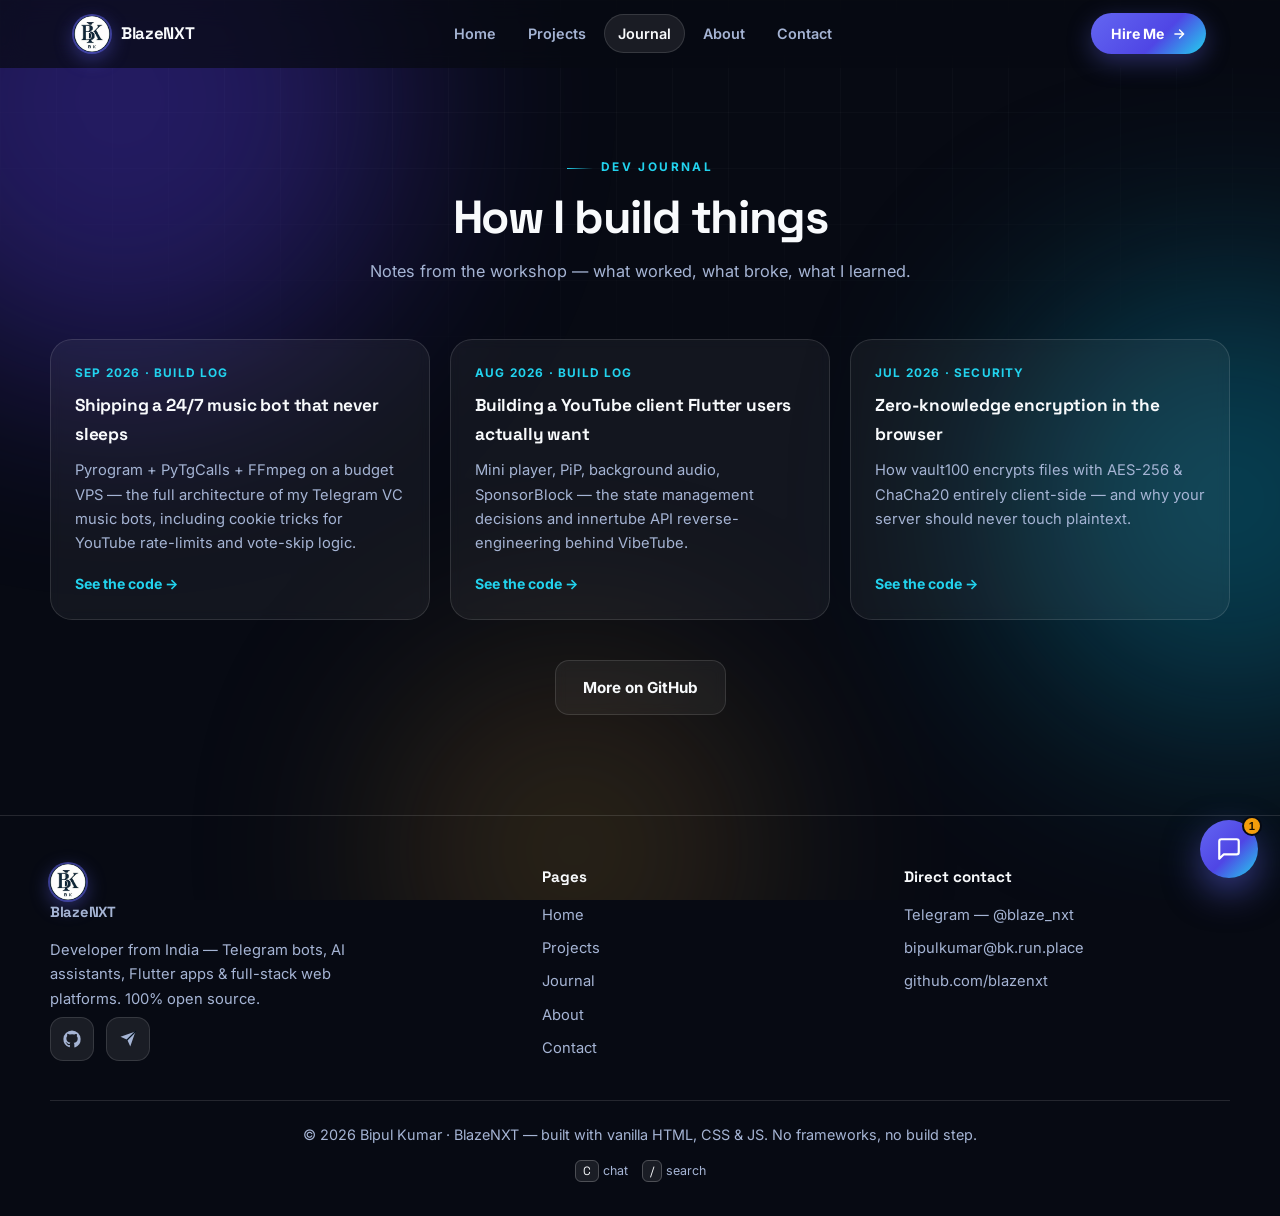
<file: blog.html>
﻿<!DOCTYPE html>
<html lang="en" data-theme="dark">
<head>
<script>document.documentElement.classList.add('js');document.documentElement.setAttribute('data-theme','dark');try{localStorage.removeItem('pf-theme');}catch(e){}</script>
<noscript><style>.reveal{opacity:1!important;transform:none!important}.bar i{width:100%!important}.stat b,.ghs b{opacity:1!important}</style></noscript>
<meta charset="UTF-8" />
<meta name="viewport" content="width=device-width, initial-scale=1.0" />
<meta http-equiv="Cache-Control" content="no-cache, no-store, must-revalidate" />
<meta http-equiv="Pragma" content="no-cache" />
<meta http-equiv="Expires" content="0" />

<title>Dev Journal — Bipul Kumar (BlazeNXT) | Technical Build Logs</title>
<meta name="description" content="Engineering notes and build logs by BlazeNXT — 24/7 Telegram VC music bots, Flutter YouTube client reverse engineering, and browser zero-knowledge cryptography." />
<meta name="keywords" content="BlazeNXT Dev Journal, Telegram VC Bot Tutorial, Flutter YouTube Client Architecture, Browser Zero Knowledge Encryption, PyTgCalls, Pyrogram" />
<meta name="author" content="Bipul Kumar (BlazeNXT)" />
<meta name="creator" content="Bipul Kumar" />
<meta name="publisher" content="BlazeNXT" />

<!-- AI Crawling & Search Engine Directives -->
<meta name="robots" content="index, follow, max-image-preview:large, max-snippet:-1, max-video-preview:-1" />
<meta name="googlebot" content="index, follow, max-snippet:-1, max-image-preview:large, max-video-preview:-1" />
<meta name="bingbot" content="index, follow, max-snippet:-1, max-image-preview:large, max-video-preview:-1" />
<meta name="rating" content="general" />
<meta name="theme-color" content="#0a0e1a" />
<meta name="color-scheme" content="dark" />

<!-- Canonical & Multi-Domain Alternates -->
<link rel="canonical" href="https://blazenxt.in/blog.html" />
<link rel="alternate" hreflang="x-default" href="https://blazenxt.in/blog.html" />
<link rel="alternate" hreflang="en" href="https://blazenxt.in/blog.html" />
<link rel="alternate" href="https://blazenxt.com/blog.html" />
<link rel="alternate" href="https://blazenxt.github.io/blog.html" />

<!-- OpenGraph / Social Media -->
<meta property="og:site_name" content="BlazeNXT" />
<meta property="og:type" content="blog" />
<meta property="og:locale" content="en_US" />
<meta property="og:url" content="https://blazenxt.in/blog.html" />
<meta property="og:title" content="Dev Journal — Bipul Kumar (BlazeNXT) | Technical Build Logs" />
<meta property="og:description" content="Build logs and notes from BlazeNXT — how Telegram bots, Flutter apps and AI assistants get built." />
<meta property="og:image" content="https://blazenxt.in/og-blog.svg" />
<meta property="og:image:secure_url" content="https://blazenxt.in/og-blog.svg" />
<meta property="og:image:type" content="image/svg+xml" />
<meta property="og:image:width" content="1200" />
<meta property="og:image:height" content="630" />
<meta property="og:image:alt" content="Dev Journal by BlazeNXT" />

<!-- Twitter / X Cards -->
<meta name="twitter:card" content="summary_large_image" />
<meta name="twitter:site" content="@blaze_nxt" />
<meta name="twitter:creator" content="@blaze_nxt" />
<meta name="twitter:title" content="Dev Journal — Bipul Kumar (BlazeNXT) | Technical Build Logs" />
<meta name="twitter:description" content="Build logs and notes from BlazeNXT — how Telegram bots, Flutter apps and AI assistants get built." />
<meta name="twitter:image" content="https://blazenxt.in/og-blog.svg" />
<meta name="twitter:image:alt" content="Dev Journal by BlazeNXT" />

<!-- PWA & Machine-Readable AI Discoverability -->
<link rel="manifest" href="site.webmanifest" />
<link rel="alternate" type="text/plain" title="LLM Machine-Readable Context" href="/llms.txt" />
<link rel="icon" type="image/png" href="logo.png" />
<link rel="apple-touch-icon" href="logo.png" />

<!-- Fonts -->
<link rel="preconnect" href="https://fonts.googleapis.com" />
<link rel="preconnect" href="https://fonts.gstatic.com" crossorigin />
<link href="https://fonts.googleapis.com/css2?family=Inter:wght@400;500;600;700;800&family=Space+Grotesk:wght@500;600;700&display=swap" rel="stylesheet" />

<!-- Structured Data Knowledge Graph (JSON-LD) -->
<script type="application/ld+json">
{
  "@context": "https://schema.org",
  "@type": "Blog",
  "@id": "https://blazenxt.in/blog.html#blog",
  "url": "https://blazenxt.in/blog.html",
  "name": "Dev Journal — BlazeNXT",
  "description": "Technical build logs, architecture retrospectives, and deep dives by Bipul Kumar (BlazeNXT).",
  "publisher": {
    "@type": "Person",
    "name": "Bipul Kumar",
    "alternateName": "BlazeNXT",
    "url": "https://blazenxt.in"
  },
  "blogPost": [
    {
      "@type": "BlogPosting",
      "headline": "Shipping a 24/7 music bot that never sleeps",
      "description": "Pyrogram + PyTgCalls + FFmpeg on a budget VPS — the full architecture of my Telegram VC music bots, including cookie tricks for YouTube rate-limits and vote-skip logic.",
      "datePublished": "2026-09-01",
      "author": { "@type": "Person", "name": "Bipul Kumar" },
      "url": "https://github.com/blazenxt/Music-27june-2026",
      "keywords": ["Telegram Bot", "PyTgCalls", "Pyrogram", "Python", "FFmpeg"]
    },
    {
      "@type": "BlogPosting",
      "headline": "Building a YouTube client Flutter users actually want",
      "description": "Mini player, PiP, background audio, SponsorBlock — the state management decisions and innertube API reverse-engineering behind VibeTube.",
      "datePublished": "2026-08-01",
      "author": { "@type": "Person", "name": "Bipul Kumar" },
      "url": "https://github.com/Code-Stride/VibeTube",
      "keywords": ["Flutter", "Dart", "InnerTube API", "SponsorBlock", "PiP"]
    },
    {
      "@type": "BlogPosting",
      "headline": "Zero-knowledge encryption in the browser",
      "description": "How vault100 encrypts files with AES-256 & ChaCha20 entirely client-side — and why your server should never touch plaintext.",
      "datePublished": "2026-07-01",
      "author": { "@type": "Person", "name": "Bipul Kumar" },
      "url": "https://github.com/blazenxt/vault100",
      "keywords": ["Zero-Knowledge", "Cryptography", "AES-256", "XChaCha20-Poly1305", "Web Crypto"]
    }
  ]
}
</script>
<style>
:root{
  color-scheme: dark;
  --bg:#070a13; --bg-2:#0e1424;
  --panel:rgba(255,255,255,.05); --panel-2:rgba(255,255,255,.08);
  --text:#f8fafc; --muted:#a5b4d4;
  --line:rgba(255,255,255,.12); --line-2:rgba(255,255,255,.22);
  --accent:#6366f1; --accent-2:#22d3ee; --accent-3:#f59e0b; --accent-4:#ec4899; --ok:#10b981;
  --radius:22px;
  --shadow:0 30px 80px rgba(0,0,0,.55);
  --glow:0 0 80px rgba(99,102,241,.35);
  --max:1180px;
  --font-display:"Space Grotesk","Inter",system-ui,sans-serif;
  --font-body:"Inter",system-ui,-apple-system,"Segoe UI",Roboto,sans-serif;
}
*{box-sizing:border-box;margin:0;padding:0}
html{scroll-behavior:smooth}
body{
  font-family:var(--font-body); background:var(--bg); color:var(--text);
  line-height:1.65; -webkit-font-smoothing:antialiased; overflow-x:hidden;
  transition:background .4s ease,color .4s ease;
}
@keyframes pagein{from{opacity:0}to{opacity:1}}
::selection{background:rgba(99,102,241,.45);color:#fff}
img{max-width:100%;display:block}
a{color:inherit;text-decoration:none}
section{padding:100px 24px;position:relative;scroll-margin-top:80px}
.wrap{max-width:var(--max);margin:0 auto}
h1,h2,h3,.brand{font-family:var(--font-display)}
.eyebrow{display:inline-flex;align-items:center;gap:8px;font-size:.74rem;letter-spacing:.2em;text-transform:uppercase;color:var(--accent-2);font-weight:700;margin-bottom:14px}
.eyebrow::before{content:"";width:26px;height:1.5px;background:linear-gradient(90deg,var(--accent-2),transparent)}
h2.title{font-size:clamp(1.9rem,4vw,2.9rem);line-height:1.12;letter-spacing:-.03em;font-weight:700}
.lead{color:var(--muted);max-width:62ch;margin-top:14px;font-size:1.02rem}
.section-head{margin-bottom:54px}

/* Ambient */
.ambient{position:fixed;inset:0;z-index:-2;overflow:hidden;pointer-events:none}
.ambient::before{
  content:"";position:absolute;inset:0;
  background:linear-gradient(rgba(255,255,255,.025) 1px,transparent 1px),linear-gradient(90deg,rgba(255,255,255,.025) 1px,transparent 1px);
  background-size:56px 56px;
  mask-image:radial-gradient(ellipse 90% 60% at 50% 0%,#000 30%,transparent 75%);
  -webkit-mask-image:radial-gradient(ellipse 90% 60% at 50% 0%,#000 30%,transparent 75%);
}
.orb{position:absolute;border-radius:50%;filter:blur(110px);opacity:.35}
.o1{width:560px;height:560px;background:#5b3df5;top:-180px;left:-160px}
.o2{width:460px;height:460px;background:#0891b2;top:30%;right:-180px;animation-delay:-8s;opacity:.4}
.o3{width:380px;height:380px;background:#b8862d;bottom:-140px;left:30%;animation-delay:-15s;opacity:.22}
@keyframes drift{0%,100%{transform:translate(0,0) scale(1)}33%{transform:translate(60px,-40px) scale(1.1)}66%{transform:translate(-40px,40px) scale(.94)}}

#progress{position:fixed;top:0;left:0;height:2.5px;width:0;z-index:99;background:linear-gradient(90deg,var(--accent),var(--accent-2),var(--accent-3))}

/* Nav */
header.nav{
  position:fixed;top:0;left:0;right:0;z-index:50;
  backdrop-filter:blur(12px);-webkit-backdrop-filter:blur(12px);
  background:color-mix(in srgb,var(--bg) 72%,transparent);
  border-bottom:1px solid transparent;transition:border-color .3s,background .3s;
}
header.nav.scrolled{border-bottom-color:var(--line)}
.nav-in{max-width:var(--max);margin:0 auto;padding:13px 24px;display:flex;align-items:center;gap:18px;justify-content:space-between}
.brand{display:flex;align-items:center;gap:11px;font-weight:700;font-size:1.05rem;letter-spacing:-.02em}
.brand .dot{width:36px;height:36px;border-radius:50%;object-fit:cover;display:block;box-shadow:0 0 0 2px rgba(99,102,241,.5),0 6px 20px rgba(99,102,241,.45)}
nav.links{display:flex;gap:4px;align-items:center}
nav.links a{padding:8px 14px;border-radius:999px;font-size:.9rem;color:var(--muted);font-weight:600;transition:.25s}
nav.links a:hover{color:var(--text);background:var(--panel-2)}
nav.links a.active{color:var(--text);background:var(--panel-2);box-shadow:inset 0 0 0 1px var(--line)}
.nav-actions{display:flex;align-items:center;gap:10px}
.icon-btn{width:38px;height:38px;border-radius:12px;border:1px solid var(--line);background:var(--panel);display:grid;place-items:center;cursor:pointer;color:var(--text);transition:.25s}
.icon-btn:hover{transform:translateY(-2px);border-color:var(--line-2)}
.burger{display:none}
.hire-btn{
  padding:9px 20px;border-radius:999px;font-size:.88rem;font-weight:700;
  background:linear-gradient(135deg,var(--accent),#4f46e5 60%,var(--accent-2));color:#fff;
  box-shadow:0 8px 24px rgba(99,102,241,.35);transition:.25s;display:inline-flex;align-items:center;gap:8px;
}
.hire-btn:hover{transform:translateY(-2px);box-shadow:0 12px 32px rgba(99,102,241,.5)}

/* Buttons */
.btns{display:flex;gap:14px;flex-wrap:wrap}
.btn{padding:14px 27px;border-radius:14px;font-weight:700;font-size:.95rem;cursor:pointer;border:1px solid transparent;transition:.28s;display:inline-flex;align-items:center;gap:10px;font-family:var(--font-body)}
.btn-primary{background:linear-gradient(135deg,var(--accent),#4f46e5 55%,var(--accent-2));color:#fff;box-shadow:0 14px 36px rgba(99,102,241,.4);position:relative;overflow:hidden}
.btn-primary::after{content:"";position:absolute;inset:0;background:linear-gradient(135deg,transparent 30%,rgba(255,255,255,.25) 50%,transparent 70%);transform:translateX(-120%);transition:transform .6s}
.btn-primary:hover{transform:translateY(-3px);box-shadow:0 20px 46px rgba(99,102,241,.55)}
.btn-primary:hover::after{transform:translateX(120%)}
.btn-ghost{background:var(--panel);border-color:var(--line);color:var(--text);backdrop-filter:blur(6px)}
.btn-ghost:hover{transform:translateY(-3px);border-color:var(--line-2);background:var(--panel-2)}

/* Cards */
.card{background:var(--panel);border:1px solid var(--line);border-radius:var(--radius);padding:28px;backdrop-filter:blur(6px);transition:transform .3s,border-color .3s,box-shadow .3s}.card:hover{transform:translateY(-4px);border-color:var(--line-2);box-shadow:var(--shadow)}
.bento{display:grid;grid-template-columns:repeat(12,1fr);gap:18px}
.b-card{background:var(--panel);border:1px solid var(--line);border-radius:var(--radius);padding:28px;transition:.3s;position:relative;overflow:hidden;backdrop-filter:blur(6px)}
.b-card::before{content:"";position:absolute;inset:0;opacity:0;transition:.35s;pointer-events:none;background:radial-gradient(420px circle at var(--mx,50%) var(--my,50%),rgba(99,102,241,.13),transparent 45%)}
.b-card:hover{transform:translateY(-6px) scale(1.01);border-color:var(--accent);box-shadow:var(--glow),0 20px 50px rgba(0,0,0,.35)}
.b-card:hover::before{opacity:1}
.b-card h3{font-size:1.12rem;margin-bottom:10px;display:flex;align-items:center;gap:12px;letter-spacing:-.01em}
.b-card h3 .ic{width:38px;height:38px;border-radius:12px;display:grid;place-items:center;flex:none;background:color-mix(in srgb,var(--accent) 16%,transparent);border:1px solid color-mix(in srgb,var(--accent) 30%,transparent);color:var(--accent-2)}
.b-card p{color:var(--muted);font-size:.95rem}

/* Hero */
.hero{min-height:100svh;display:flex;align-items:center;padding-top:130px;overflow:hidden}
.hero-grid{display:grid;grid-template-columns:1.15fr .85fr;gap:60px;align-items:center;position:relative;z-index:1}
.pill{display:inline-flex;align-items:center;gap:10px;padding:8px 16px;border-radius:999px;background:var(--panel);border:1px solid var(--line);font-size:.84rem;color:var(--muted);font-weight:600;backdrop-filter:blur(6px)}
.pulse{width:8px;height:8px;border-radius:50%;background:var(--ok);box-shadow:0 0 0 0 rgba(52,211,153,.7);animation:pulse 2.2s infinite}
@keyframes pulse{0%{box-shadow:0 0 0 0 rgba(52,211,153,.55)}70%{box-shadow:0 0 0 12px rgba(52,211,153,0)}100%{box-shadow:0 0 0 0 rgba(52,211,153,0)}}
h1{font-size:clamp(2.5rem,6.4vw,4.5rem);line-height:1.04;letter-spacing:-.04em;margin:26px 0 8px;font-weight:700}
.grad{background:linear-gradient(100deg,var(--accent) 0%,var(--accent-2) 50%,var(--accent-3) 100%);background-size:200% 100%;-webkit-background-clip:text;background-clip:text;color:transparent;}
@keyframes gradshift{0%,100%{background-position:0% 0}50%{background-position:100% 0}}
.aka{font-size:.78rem;font-weight:800;letter-spacing:.18em;text-transform:uppercase;color:var(--muted)}
.aka b{color:var(--accent-2)}
.role{font-size:clamp(1.05rem,2.4vw,1.35rem);color:var(--muted);font-weight:600;min-height:1.6em;font-family:var(--font-display)}
.role span{color:var(--accent-2)}
.caret{border-right:2.5px solid var(--accent-2);animation:blink 1s steps(2,start) infinite}
@keyframes blink{50%{border-color:transparent}}
.hero p.desc{color:var(--muted);margin:24px 0 32px;max-width:54ch;font-size:1.04rem}
.stats{display:flex;gap:14px;margin-top:48px;flex-wrap:wrap}
.stat{padding:16px 22px;border-radius:16px;background:var(--panel);border:1px solid var(--line);backdrop-filter:blur(6px);min-width:128px}
.stat b{display:block;font-size:1.75rem;letter-spacing:-.03em;line-height:1.2;background:linear-gradient(135deg,var(--accent-2),var(--accent));-webkit-background-clip:text;background-clip:text;color:transparent}
.stat span{font-size:.74rem;color:var(--muted);text-transform:uppercase;letter-spacing:.12em;font-weight:600}

/* Logo halo */
.logo-halo{position:relative;width:min(400px,100%);aspect-ratio:1;margin:0 auto;display:grid;place-items:center}
.ring{position:absolute;inset:0;border-radius:50%;background:conic-gradient(from 0deg,var(--accent),var(--accent-2),var(--accent-3),var(--accent));mask:radial-gradient(farthest-side,transparent calc(100% - 3px),#000 calc(100% - 2px));-webkit-mask:radial-gradient(farthest-side,transparent calc(100% - 3px),#000 calc(100% - 2px));opacity:.85}
.ring2{position:absolute;inset:26px;border-radius:50%;background:conic-gradient(from 180deg,transparent,var(--accent-2),transparent 60%);mask:radial-gradient(farthest-side,transparent calc(100% - 2px),#000 calc(100% - 1px));-webkit-mask:radial-gradient(farthest-side,transparent calc(100% - 2px),#000 calc(100% - 1px));opacity:.4}
@keyframes spin{to{transform:rotate(360deg)}}
.halo-img{width:74%;border-radius:50%;position:relative;z-index:1;box-shadow:0 0 0 10px rgba(99,102,241,.08),0 0 90px rgba(34,211,238,.25),var(--shadow)}
.halo-float{position:absolute;z-index:2;background:color-mix(in srgb,var(--bg-2) 82%,transparent);border:1px solid var(--line-2);border-radius:16px;padding:11px 16px;font-size:.83rem;font-weight:700;display:flex;gap:9px;align-items:center;backdrop-filter:blur(12px);box-shadow:var(--shadow);font-family:var(--font-display);letter-spacing:-.01em}
.hf1{top:6%;left:-4%}.hf2{bottom:8%;right:-4%;}
@keyframes bob{0%,100%{transform:translateY(0)}50%{transform:translateY(-12px)}}

/* Marquee */
.marquee{border-block:1px solid var(--line);padding:20px 0;overflow:hidden;background:color-mix(in srgb,var(--bg-2) 60%,transparent);mask-image:linear-gradient(90deg,transparent,#000 12%,#000 88%,transparent);-webkit-mask-image:linear-gradient(90deg,transparent,#000 12%,#000 88%,transparent)}
.mq-track{display:flex;gap:38px;width:max-content;animation:mq 30s linear infinite}
.marquee:hover .mq-track{animation-play-state:paused}
@keyframes mq{to{transform:translateX(-50%)}}
.mq-item{display:flex;align-items:center;gap:38px;font-family:var(--font-display);font-size:1.02rem;font-weight:600;color:var(--muted);white-space:nowrap;letter-spacing:-.01em}
.mq-item i{width:7px;height:7px;background:linear-gradient(135deg,var(--accent),var(--accent-2));transform:rotate(45deg);border-radius:1.5px;flex:none}

/* Soft band */
.soft{background:color-mix(in srgb,var(--bg-2) 72%,transparent);border-block:1px solid var(--line)}

/* Projects */
.filters{display:flex;gap:10px;justify-content:center;flex-wrap:wrap;margin-bottom:40px}
.filter{padding:10px 22px;border-radius:999px;background:var(--panel);border:1px solid var(--line);color:var(--muted);font-weight:700;font-size:.88rem;cursor:pointer;transition:.25s;font-family:var(--font-body)}
.filter.active{background:linear-gradient(135deg,var(--accent),var(--accent-2));color:#fff;border-color:transparent;box-shadow:0 8px 24px rgba(99,102,241,.35)}
.filter:not(.active):hover{color:var(--text);border-color:var(--line-2)}
.projects{display:grid;grid-template-columns:repeat(auto-fit,minmax(330px,1fr));gap:22px}
.project{background:var(--panel);border:1px solid var(--line);border-radius:var(--radius);overflow:hidden;transition:.35s;display:flex;flex-direction:column;backdrop-filter:blur(6px)}
.project:hover{transform:translateY(-10px);border-color:var(--accent);box-shadow:var(--shadow),0 0 40px rgba(99,102,241,.2)}
.project.hidden{display:none}
.preview{position:relative;aspect-ratio:16/10;overflow:hidden;background:var(--bg-2)}
.preview img{width:100%;height:100%;object-fit:cover;object-position:top center;display:block;transition:transform .5s cubic-bezier(.2,.8,.2,1)}
.project:hover .preview img{transform:scale(1.05)}
.preview::after{content:"";position:absolute;inset:0;pointer-events:none;background:linear-gradient(180deg,rgba(4,6,13,0) 62%,rgba(4,6,13,.38))}
.preview .tag{position:absolute;top:14px;left:14px;font-size:.7rem;font-weight:800;padding:5px 12px;border-radius:999px;background:rgba(0,0,0,.38);color:#fff;backdrop-filter:blur(6px);letter-spacing:.1em;text-transform:uppercase;z-index:2}
.preview .lang{position:absolute;top:14px;right:14px;font-size:.72rem;font-weight:700;padding:5px 11px;border-radius:999px;background:rgba(0,0,0,.38);color:#fff;backdrop-filter:blur(6px);z-index:2;display:flex;align-items:center;gap:7px}
.lang i{width:8px;height:8px;border-radius:50%;flex:none}
.p-body{padding:24px;display:flex;flex-direction:column;flex:1}
.p-body h3{font-size:1.14rem;margin-bottom:8px;letter-spacing:-.01em}
.p-body p{color:var(--muted);font-size:.93rem;margin-bottom:16px;flex:1}
.stack{display:flex;flex-wrap:wrap;gap:7px;margin-bottom:18px}
.stack span{font-size:.73rem;padding:5px 11px;border-radius:8px;background:var(--panel-2);color:var(--muted);font-weight:600;border:1px solid var(--line)}
.gh-btn{display:flex;align-items:center;justify-content:center;gap:9px;padding:12px;border-radius:12px;font-size:.89rem;font-weight:700;border:1px solid var(--line);color:var(--text);transition:.25s;background:var(--panel-2)}
.gh-btn:hover{border-color:var(--line-2);transform:translateY(-2px);box-shadow:0 10px 26px rgba(0,0,0,.25)}
.btn-row{display:flex;gap:10px}
.btn-row .gh-btn{flex:1}

/* Skills */
.skills-wrap{display:grid;grid-template-columns:repeat(auto-fit,minmax(310px,1fr));gap:18px}
.skill{padding:24px}
.skill-top{display:flex;justify-content:space-between;align-items:center;margin-bottom:13px;font-weight:700;font-size:.95rem}
.skill-top small{color:var(--accent-2);font-weight:800;font-family:var(--font-display)}
.bar{height:8px;border-radius:999px;background:var(--panel-2);overflow:hidden;border:1px solid var(--line)}
.bar i{display:block;height:100%;width:0;border-radius:999px;background:linear-gradient(90deg,var(--accent),var(--accent-2));box-shadow:0 0 14px rgba(34,211,238,.5);transition:width 1.4s cubic-bezier(.2,.8,.2,1)}
.tools{display:flex;flex-wrap:wrap;gap:10px;margin-top:38px;justify-content:center}
.tool{padding:10px 18px;border-radius:999px;background:var(--panel);border:1px solid var(--line);font-size:.88rem;font-weight:600;color:var(--muted);transition:.25s;cursor:default}
.tool:hover{color:var(--text);border-color:var(--accent);transform:translateY(-3px);box-shadow:var(--glow)}

/* Timeline */
.timeline{position:relative;padding-left:38px;max-width:760px;margin:0 auto}
.timeline::before{content:"";position:absolute;left:10px;top:8px;bottom:8px;width:2px;background:linear-gradient(180deg,var(--accent),var(--accent-2),transparent)}
.tl-item{position:relative;margin-bottom:38px}
.tl-item:last-child{margin-bottom:0}
.tl-item::before{content:"";position:absolute;left:-34px;top:20px;width:18px;height:18px;border-radius:50%;background:var(--bg);border:3px solid var(--accent);box-shadow:0 0 0 5px color-mix(in srgb,var(--accent) 20%,transparent),0 0 18px rgba(99,102,241,.6)}
.tl-card{background:var(--panel);border:1px solid var(--line);border-radius:16px;padding:22px 24px;transition:.3s;backdrop-filter:blur(6px)}
.tl-card:hover{border-color:var(--line-2);transform:translateX(6px)}
.tl-date{font-size:.76rem;color:var(--accent-2);font-weight:800;letter-spacing:.14em;text-transform:uppercase}
.tl-card h3{font-size:1.1rem;margin:6px 0 3px}
.tl-card .org{color:var(--muted);font-weight:600;font-size:.92rem}
.tl-card p{color:var(--muted);font-size:.93rem;margin-top:9px}

/* Contact */
.contact-grid{display:grid;grid-template-columns:.9fr 1.1fr;gap:20px;align-items:start}
.contact-info{display:grid;gap:13px;margin-top:4px}
.ci{display:flex;gap:14px;align-items:center;padding:15px;border-radius:14px;background:var(--panel-2);border:1px solid var(--line);transition:.25s}
.ci:hover{border-color:var(--line-2);transform:translateY(-2px)}
.ci .ic{width:42px;height:42px;border-radius:13px;display:grid;place-items:center;flex:none;background:color-mix(in srgb,var(--accent) 20%,transparent);border:1px solid color-mix(in srgb,var(--accent) 32%,transparent);color:var(--accent-2)}
.ci small{display:block;color:var(--muted);font-size:.78rem;text-transform:uppercase;letter-spacing:.1em;font-weight:700}
.ci b{font-size:.94rem;word-break:break-all}
.field{margin-bottom:16px}
.field label{display:block;font-size:.83rem;font-weight:700;margin-bottom:8px;color:var(--muted)}
.field input,.field textarea{width:100%;padding:14px 16px;border-radius:13px;border:1px solid var(--line);background:var(--panel-2);color:var(--text);font-family:inherit;font-size:.95rem;transition:.25s}
.field input:focus,.field textarea:focus{outline:none;border-color:var(--accent);box-shadow:0 0 0 4px color-mix(in srgb,var(--accent) 16%,transparent)}
textarea{resize:vertical;min-height:130px}
.faq details{background:var(--panel);border:1px solid var(--line);border-radius:14px;padding:18px 22px;margin-bottom:12px;transition:.25s}
.faq details[open]{border-color:var(--line-2)}
.faq summary{cursor:pointer;font-weight:700;font-family:var(--font-display);letter-spacing:-.01em;list-style:none;display:flex;align-items:center;gap:12px}
.faq summary::before{content:"+";width:26px;height:26px;border-radius:9px;background:color-mix(in srgb,var(--accent) 18%,transparent);color:var(--accent-2);display:grid;place-items:center;font-weight:800;flex:none;transition:.25s}
.faq details[open] summary::before{content:"–"}
.faq details p{color:var(--muted);font-size:.93rem;margin-top:12px;padding-left:38px}

/* CTA band */
.cta-band{
  border-radius:26px;padding:56px 40px;text-align:center;position:relative;overflow:hidden;
  background:linear-gradient(135deg,rgba(99,102,241,.16),rgba(34,211,238,.10) 55%,rgba(251,191,36,.08));
  border:1px solid color-mix(in srgb,var(--accent) 30%,transparent);
}
.cta-band h2{font-size:clamp(1.6rem,3.4vw,2.4rem);letter-spacing:-.03em;margin-bottom:12px}
.cta-band p{color:var(--muted);max-width:52ch;margin:0 auto 28px}

/* Footer */
footer{border-top:1px solid var(--line);padding:48px 24px 34px;color:var(--muted);font-size:.9rem}
.foot-grid{max-width:var(--max);margin:0 auto;display:grid;grid-template-columns:1.4fr 1fr 1fr;gap:36px;margin-bottom:30px}
.foot-grid h4{font-family:var(--font-display);color:var(--text);margin-bottom:14px;font-size:.95rem}
.foot-grid a{display:block;color:var(--muted);margin-bottom:9px;transition:.2s;font-size:.92rem}
.foot-grid a:hover{color:var(--accent-2)}
.foot-bottom{max-width:var(--max);margin:0 auto;padding-top:22px;border-top:1px solid var(--line);text-align:center}
.socials{display:flex;gap:12px;margin-top:6px}
.socials a{width:44px;height:44px;border-radius:13px;display:grid;place-items:center;background:var(--panel-2);border:1px solid var(--line);transition:.25s;color:var(--muted)}
.socials a:hover{transform:translateY(-4px);color:#fff;background:linear-gradient(135deg,var(--accent),var(--accent-2));border-color:transparent;box-shadow:0 12px 28px rgba(99,102,241,.4)}

/* Floating stack: back-to-top + chat */
.fab-stack{position:fixed;right:22px;bottom:22px;z-index:80;display:flex;flex-direction:column;gap:12px;align-items:flex-end}
.to-top{width:46px;height:46px;border-radius:50%;background:color-mix(in srgb,var(--bg-2) 85%,transparent);border:1px solid var(--line-2);display:grid;place-items:center;cursor:pointer;color:var(--text);backdrop-filter:blur(12px);opacity:0;pointer-events:none;transition:.3s;box-shadow:var(--shadow)}
.to-top.show{opacity:1;pointer-events:auto}
.to-top:hover{border-color:var(--accent);color:var(--accent-2);transform:translateY(-3px)}

/* Chat widget */
.chat-fab{
  width:58px;height:58px;border-radius:50%;border:none;cursor:pointer;position:relative;
  background:linear-gradient(135deg,var(--accent),#4f46e5 55%,var(--accent-2));
  display:grid;place-items:center;color:#fff;
  box-shadow:0 14px 36px rgba(99,102,241,.5);transition:.3s;
}
.chat-fab:hover{transform:scale(1.08)}
.chat-fab svg{transition:.3s}
.chat-fab .badge{
  position:absolute;top:-4px;right:-4px;min-width:20px;height:20px;border-radius:999px;
  background:var(--accent-3);color:#1a1204;font-size:.7rem;font-weight:800;
  display:grid;place-items:center;padding:0 5px;border:2px solid var(--bg);
}
.chat-panel{
  position:fixed;right:22px;bottom:92px;width:min(370px,calc(100vw - 34px));height:min(520px,calc(100vh - 130px));
  background:color-mix(in srgb,var(--bg-2) 92%,transparent);border:1px solid var(--line-2);border-radius:22px;
  box-shadow:var(--shadow);backdrop-filter:blur(12px);z-index:90;
  display:flex;flex-direction:column;overflow:hidden;
  opacity:0;pointer-events:none;transform:translateY(16px) scale(.98);transition:.3s cubic-bezier(.2,.8,.2,1);
}
.chat-panel.open{opacity:1;pointer-events:auto;transform:none}
.ch-head{
  padding:16px 18px;display:flex;align-items:center;gap:12px;
  background:linear-gradient(135deg,rgba(99,102,241,.25),rgba(34,211,238,.14));
  border-bottom:1px solid var(--line);
}
.ch-avatar{width:40px;height:40px;border-radius:50%;object-fit:cover;box-shadow:0 0 0 2px rgba(99,102,241,.5)}
.ch-title{font-family:var(--font-display);font-weight:700;font-size:.98rem;letter-spacing:-.01em}
.ch-status{font-size:.76rem;color:var(--ok);display:flex;align-items:center;gap:6px;font-weight:600}
.ch-status i{width:7px;height:7px;border-radius:50%;background:var(--ok);animation:pulse 2.2s infinite}
.ch-close{margin-left:auto;background:none;border:none;color:var(--muted);cursor:pointer;font-size:1.2rem;padding:6px;line-height:1}
.ch-close:hover{color:var(--text)}
.ch-msgs{flex:1;overflow-y:auto;padding:16px;display:flex;flex-direction:column;gap:10px}
.ch-msgs::-webkit-scrollbar{width:5px}
.ch-msgs::-webkit-scrollbar-thumb{background:var(--line-2);border-radius:99px}
.msg{max-width:82%;padding:10px 14px;border-radius:16px;font-size:.9rem;line-height:1.5;animation:msgin .25s ease}
@keyframes msgin{from{opacity:0;transform:translateY(6px)}to{opacity:1;transform:none}}
.msg.bot{background:var(--panel-2);border:1px solid var(--line);border-bottom-left-radius:5px;align-self:flex-start;color:var(--text)}
.msg.user{background:linear-gradient(135deg,var(--accent),#4f46e5);color:#fff;border-bottom-right-radius:5px;align-self:flex-end}
.ch-chips{display:flex;flex-wrap:wrap;gap:7px;padding:0 16px 10px}
.chip-btn{padding:7px 13px;border-radius:999px;background:var(--panel);border:1px solid var(--line);color:var(--muted);font-size:.8rem;font-weight:600;cursor:pointer;transition:.2s;font-family:var(--font-body)}
.chip-btn:hover{border-color:var(--accent);color:var(--text)}
.ch-send-opts{display:flex;flex-direction:column;gap:7px;padding:0 16px 12px}
.send-opt{
  display:flex;align-items:center;gap:11px;padding:11px 14px;border-radius:13px;
  border:1px solid var(--line);background:var(--panel);font-size:.88rem;font-weight:700;
  cursor:pointer;transition:.22s;color:var(--text);font-family:var(--font-body);text-align:left;
}
.send-opt:hover{border-color:var(--line-2);transform:translateX(3px)}
.send-opt i{width:30px;height:30px;border-radius:10px;display:grid;place-items:center;flex:none;color:#fff}
.send-opt small{display:block;font-weight:500;color:var(--muted);font-size:.76rem}
.ch-inputrow{display:flex;gap:9px;padding:12px;border-top:1px solid var(--line);background:color-mix(in srgb,var(--bg) 45%,transparent)}
.ch-inputrow input{
  flex:1;padding:12px 15px;border-radius:999px;border:1px solid var(--line);
  background:var(--panel-2);color:var(--text);font-family:inherit;font-size:.9rem;outline:none;transition:.25s;
}
.ch-inputrow input:focus{border-color:var(--accent)}
.ch-inputrow button{
  width:46px;height:46px;border-radius:50%;border:none;cursor:pointer;flex:none;
  background:linear-gradient(135deg,var(--accent),var(--accent-2));color:#fff;display:grid;place-items:center;transition:.25s;
}
.ch-inputrow button:hover{transform:scale(1.06)}


/* GitHub live stats */
.gh-stats{display:grid;grid-template-columns:repeat(auto-fit,minmax(150px,1fr));gap:14px;margin-top:20px}
.ghs{padding:20px;border-radius:16px;background:var(--panel);border:1px solid var(--line);text-align:center;transition:.25s}
.ghs:hover{border-color:var(--line-2);transform:translateY(-3px)}
.ghs b{display:block;font-size:1.6rem;font-family:var(--font-display);background:linear-gradient(135deg,var(--accent-2),var(--accent));-webkit-background-clip:text;background-clip:text;color:transparent}
.ghs span{font-size:.72rem;color:var(--muted);text-transform:uppercase;letter-spacing:.1em;font-weight:600}
.ghs small{display:block;font-size:.68rem;color:var(--muted);opacity:.7;margin-top:3px}
.live-dot{display:inline-flex;align-items:center;gap:6px;font-size:.72rem;color:var(--ok);font-weight:700;letter-spacing:.08em;text-transform:uppercase}
.live-dot i{width:7px;height:7px;border-radius:50%;background:var(--ok);animation:pulse 2s infinite}

/* Now building */
.now-building{margin-top:26px;display:grid;gap:10px}
.nb{display:flex;align-items:center;gap:14px;padding:14px 16px;border-radius:14px;background:var(--panel);border:1px solid var(--line);transition:.25s}
.nb:hover{border-color:var(--line-2);transform:translateX(4px)}
.nb .repo{font-family:var(--font-display);font-weight:700;font-size:.92rem;color:var(--text)}
.nb .when{margin-left:auto;font-size:.75rem;color:var(--muted);flex:none}
.nb a{display:flex;align-items:center;gap:14px;flex:1;min-width:0}
.nb .dot{width:8px;height:8px;border-radius:50%;background:linear-gradient(135deg,var(--accent),var(--accent-2));flex:none}

/* Testimonials */
.testi-grid{display:grid;grid-template-columns:repeat(auto-fit,minmax(300px,1fr));gap:20px}
.testi{padding:28px;position:relative}
.testi::before{content:"C";position:absolute;top:8px;right:22px;font-size:5rem;font-family:Georgia,serif;color:var(--accent);opacity:.15;line-height:1}
.testi p{color:var(--text);font-size:.97rem;margin-bottom:18px;font-style:italic}
.testi .who{display:flex;align-items:center;gap:12px}
.testi .who .av{width:42px;height:42px;border-radius:50%;background:linear-gradient(135deg,var(--accent),var(--accent-2));display:grid;place-items:center;color:#fff;font-weight:800;font-size:.85rem;flex:none}
.testi .who b{display:block;font-size:.92rem;color:var(--text)}
.testi .who small{color:var(--muted);font-size:.8rem}
.testi .stars-row{color:var(--accent-3);letter-spacing:2px;font-size:.85rem;margin-bottom:10px}

/* Project search */
.search-wrap{position:relative;max-width:460px;margin:0 auto 34px}
.search-wrap svg{position:absolute;left:16px;top:50%;transform:translateY(-50%);color:var(--muted)}
#projSearch{width:100%;padding:14px 18px 14px 46px;border-radius:999px;border:1px solid var(--line);background:var(--panel);color:var(--text);font-size:.95rem;font-family:inherit;outline:none;transition:.25s}
#projSearch:focus{border-color:var(--accent);box-shadow:0 0 0 4px color-mix(in srgb,var(--accent) 14%,transparent)}
.no-results{display:none;text-align:center;color:var(--muted);padding:40px;font-size:.95rem}

/* Blog */
.blog-grid{display:grid;grid-template-columns:repeat(auto-fit,minmax(300px,1fr));gap:20px}
.post{padding:0;overflow:hidden;transition:.3s;display:flex;flex-direction:column}
.post:hover{transform:translateY(-5px);border-color:var(--line-2)}
.post .post-body{padding:24px;flex:1;display:flex;flex-direction:column}
.post .p-date{font-size:.74rem;color:var(--accent-2);font-weight:700;letter-spacing:.1em;text-transform:uppercase}
.post h3{margin:8px 0 10px;font-size:1.08rem;letter-spacing:-.01em}
.post p{color:var(--muted);font-size:.92rem;flex:1}
.post .read-more{margin-top:16px;color:var(--accent-2);font-weight:700;font-size:.88rem;display:inline-flex;align-items:center;gap:7px}
.post .read-more:hover{text-decoration:underline}

/* Animated timeline */
.tl-item .tl-progress{height:5px;border-radius:99px;background:var(--panel-2);margin-top:14px;overflow:hidden;border:1px solid var(--line)}
.tl-item .tl-progress i{display:block;height:100%;width:0;background:linear-gradient(90deg,var(--accent),var(--accent-2));transition:width 1.2s cubic-bezier(.2,.8,.2,1)}

/* Keyboard hints footer */
.kbd-hints{display:flex;gap:14px;justify-content:center;flex-wrap:wrap;margin-top:14px;font-size:.78rem;color:var(--muted)}
.kbd-hints kbd{background:var(--panel-2);border:1px solid var(--line-2);border-radius:6px;padding:2px 7px;font-family:var(--font-display);font-size:.75rem;color:var(--text)}

/* 404 */
.nf-wrap{min-height:100svh;display:grid;place-items:center;text-align:center;padding:120px 24px 60px;position:relative;z-index:1}
.nf-code{font-size:clamp(5rem,18vw,11rem);font-weight:800;line-height:1;letter-spacing:-.04em;background:linear-gradient(100deg,var(--accent),var(--accent-2),var(--accent-3));-webkit-background-clip:text;background-clip:text;color:transparent}
.nf-wrap h1{font-size:clamp(1.4rem,3vw,2rem);margin:10px 0 14px}
.nf-wrap p{color:var(--muted);max-width:46ch;margin:0 auto 30px}

/* Project detail */
.pd-hero{display:grid;grid-template-columns:1.1fr .9fr;gap:44px;align-items:center;padding-top:150px}
.pd-hero .preview{border-radius:22px;border:1px solid var(--line);box-shadow:var(--shadow)}
.pd-meta{display:flex;gap:10px;flex-wrap:wrap;margin:18px 0 22px}
.pd-meta span{font-size:.78rem;padding:6px 13px;border-radius:999px;background:var(--panel-2);border:1px solid var(--line);color:var(--muted);font-weight:600}
.pd-section{max-width:820px;margin:0 auto}
.pd-section h2{font-size:1.5rem;margin:44px 0 16px;letter-spacing:-.02em}
.pd-section ul{list-style:none;display:grid;gap:11px}
.pd-section ul li{display:flex;gap:11px;color:var(--muted);font-size:.96rem}
.pd-section ul li::before{content:"✓";color:var(--ok);font-weight:800;flex:none}
.pd-nav{display:flex;justify-content:space-between;gap:14px;margin-top:60px;flex-wrap:wrap}

@media (max-width:960px){
  .pd-hero{grid-template-columns:1fr;padding-top:120px}
}

/* Reveal */
/* Reveal: default visible for no-JS, scrapers, and headless capture */
.reveal{opacity:1;transform:none;transition:opacity .75s cubic-bezier(.16,1,.3,1),transform .75s cubic-bezier(.16,1,.3,1)}
html.js .reveal:not(.in){opacity:0;transform:translateY(24px)}
html.js .reveal.in{opacity:1;transform:none}

@media print{
  .reveal{opacity:1!important;transform:none!important}
  .ambient,#progress,.fab-stack,.chat-panel,.scroll-cue,.marquee,.search-wrap,.filters,.btn,.icon-btn{display:none!important}
  header.nav{position:static!important;background:none!important;border:none!important}
  body{background:#fff!important;color:#000!important}
  .card,.b-card,.project,.post,.stat{break-inside:avoid;box-shadow:none!important;background:#fff!important;color:#000!important;border:1px solid #ccc!important}
}

/* Responsive */
@media (max-width:960px){
  .hero-grid{grid-template-columns:1fr;gap:52px}
  .hero{text-align:center;padding-top:120px}
  .btns,.stats{justify-content:center}
  .hero p.desc{margin-inline:auto}
  .eyebrow{justify-content:center}
  .logo-halo{width:min(320px,86%)}
  .hf1{left:0}.hf2{right:0}
  .bento{grid-template-columns:1fr 1fr}
  .b-about{grid-column:span 2;grid-row:auto}
  .b-s1,.b-s2{grid-column:span 1}
  .contact-grid{grid-template-columns:1fr}
  .foot-grid{grid-template-columns:1fr 1fr}
}
@media (max-width:720px){
  nav.links{position:absolute;top:64px;right:18px;flex-direction:column;align-items:stretch;background:color-mix(in srgb,var(--bg-2) 92%,transparent);border:1px solid var(--line);border-radius:16px;padding:10px;min-width:190px;box-shadow:var(--shadow);display:none;backdrop-filter:blur(18px)}
  nav.links.open{display:flex}
  .burger{display:grid}
  section{padding:76px 20px}
  .bento{grid-template-columns:1fr}
  .b-about,.b-s1,.b-s2{grid-column:span 1}
  .stats{gap:10px}
  .stat{flex:1;min-width:calc(50% - 10px)}
  .foot-grid{grid-template-columns:1fr;gap:24px}
  .cta-band{padding:44px 22px}
  .hire-btn{display:none}
}
@media (prefers-reduced-motion:reduce){
  *{animation:none!important;transition:none!important}
  .reveal{opacity:1;transform:none}
}
</style>
</head>
<body>
<div class="ambient"><div class="orb o1"></div><div class="orb o2"></div><div class="orb o3"></div></div>
<div id="progress"></div>
<header class="nav" id="nav">
  <div class="nav-in">
    <a href="index.html" class="brand"><img class="dot" src="logo.png" alt="BlazeNXT logo"> BlazeNXT</a>
    <nav class="links" id="links">
      <a href="index.html">Home</a>
      <a href="projects.html">Projects</a>
      <a href="blog.html" class="active">Journal</a>
      <a href="about.html">About</a>
      <a href="contact.html">Contact</a>
    </nav>
    <div class="nav-actions">
      <a href="contact.html" class="hire-btn">Hire Me
        <svg width="14" height="14" viewBox="0 0 24 24" fill="none" stroke="currentColor" stroke-width="2.4" stroke-linecap="round" stroke-linejoin="round"><path d="M5 12h14M13 5l7 7-7 7"/></svg>
      </a>
      <button class="icon-btn burger" id="burger" aria-label="Menu">
        <svg width="20" height="20" viewBox="0 0 24 24" fill="none" stroke="currentColor" stroke-width="2" stroke-linecap="round"><path d="M3 6h18M3 12h18M3 18h18"/></svg>
      </button>
    </div>
  </div>
</header>

<main id="main-content">
<section id="blog" style="padding-top:150px">
  <div class="wrap">
    <div class="section-head reveal" style="text-align:center">
      <span class="eyebrow" style="justify-content:center">Dev Journal</span>
      <h2 class="title">How I build things</h2>
      <p class="lead" style="margin-inline:auto">Notes from the workshop — what worked, what broke, what I learned.</p>
    </div>
    <div class="blog-grid">
      <article class="card post reveal">
        <div class="post-body">
          <span class="p-date">Sep 2026 · Build Log</span>
          <h3>Shipping a 24/7 music bot that never sleeps</h3>
          <p>Pyrogram + PyTgCalls + FFmpeg on a budget VPS — the full architecture of my Telegram VC music bots, including cookie tricks for YouTube rate-limits and vote-skip logic.</p>
          <a class="read-more" href="https://github.com/blazenxt/Music-27june-2026" target="_blank" rel="noopener">See the code →</a>
        </div>
      </article>
      <article class="card post reveal">
        <div class="post-body">
          <span class="p-date">Aug 2026 · Build Log</span>
          <h3>Building a YouTube client Flutter users actually want</h3>
          <p>Mini player, PiP, background audio, SponsorBlock — the state management decisions and innertube API reverse-engineering behind VibeTube.</p>
          <a class="read-more" href="https://github.com/Code-Stride/VibeTube" target="_blank" rel="noopener">See the code →</a>
        </div>
      </article>
      <article class="card post reveal">
        <div class="post-body">
          <span class="p-date">Jul 2026 · Security</span>
          <h3>Zero-knowledge encryption in the browser</h3>
          <p>How vault100 encrypts files with AES-256 &amp; ChaCha20 entirely client-side — and why your server should never touch plaintext.</p>
          <a class="read-more" href="https://github.com/blazenxt/vault100" target="_blank" rel="noopener">See the code →</a>
        </div>
      </article>
    </div>
    <div style="text-align:center;margin-top:40px" class="reveal">
      <a class="btn btn-ghost" href="https://github.com/blazenxt" target="_blank" rel="noopener">More on GitHub</a>
    </div>
  </div>
</section>


<footer>
  <div class="foot-grid">
    <div>
      <a href="index.html" class="brand" style="margin-bottom:14px"><img class="dot" src="logo.png" alt="BlazeNXT logo"> BlazeNXT</a>
      <p style="font-size:.92rem;max-width:34ch">Developer from India — Telegram bots, AI assistants, Flutter apps &amp; full-stack web platforms. 100% open source.</p>
      <div class="socials">
        <a href="https://github.com/blazenxt" target="_blank" rel="noopener" aria-label="GitHub"><svg width="18" height="18" viewBox="0 0 24 24" fill="currentColor"><path d="M12 .5A11.5 11.5 0 0 0 .5 12a11.5 11.5 0 0 0 7.9 10.9c.6.1.8-.2.8-.6v-2.2c-3.2.7-3.9-1.5-3.9-1.5-.5-1.3-1.3-1.7-1.3-1.7-1-.7.1-.7.1-.7 1.1.1 1.7 1.2 1.7 1.2 1 1.7 2.6 1.2 3.3.9.1-.7.4-1.2.7-1.5-2.6-.3-5.3-1.3-5.3-5.7 0-1.3.5-2.3 1.2-3.1-.1-.3-.5-1.5.1-3.1 0 0 1-.3 3.3 1.2a11.5 11.5 0 0 1 6 0C17.3 4.9 18.3 5.2 18.3 5.2c.6 1.6.2 2.8.1 3.1a4.5 4.5 0 0 1 1.2 3.1c0 4.4-2.7 5.4-5.3 5.7.4.4.8 1.1.8 2.2v3.3c0 .4.2.7.8.6A11.5 11.5 0 0 0 23.5 12A11.5 11.5 0 0 0 12 .5z"/></svg></a>
        <a href="https://t.me/blaze_nxt" target="_blank" rel="noopener" aria-label="Telegram"><svg width="18" height="18" viewBox="0 0 24 24" fill="currentColor"><path d="m22 2-7 20-4-9-9-4z"/><path d="M22 2 11 13" stroke="#04121f" stroke-width="1.6" stroke-linecap="round"/></svg></a>
      </div>
    </div>
    <div>
      <h4>Pages</h4>
      <a href="index.html">Home</a>
      <a href="projects.html">Projects</a>
      <a href="blog.html">Journal</a>
      <a href="about.html">About</a>
      <a href="contact.html">Contact</a>
    </div>
    <div>
      <h4>Direct contact</h4>
      <!-- EDIT: apne real links yahan -->
      <a href="https://t.me/blaze_nxt" target="_blank" rel="noopener">Telegram — @blaze_nxt</a>
      <a href="mailto:bipulkumar@bk.run.place">bipulkumar@bk.run.place</a>
      <a href="https://github.com/blazenxt" target="_blank" rel="noopener">github.com/blazenxt</a>
    </div>
  </div>
  <div class="foot-bottom">
    <div>&copy; <span id="year">2026</span> Bipul Kumar &middot; BlazeNXT &mdash; built with vanilla HTML, CSS &amp; JS. No frameworks, no build step.</div>
    <div class="kbd-hints"><span><kbd>C</kbd> chat</span><span><kbd>/</kbd> search</span></div>
  </div>
</footer>
<div class="fab-stack">
  <button class="to-top" id="toTop" aria-label="Back to top">
    <svg width="18" height="18" viewBox="0 0 24 24" fill="none" stroke="currentColor" stroke-width="2.4" stroke-linecap="round" stroke-linejoin="round"><path d="M12 19V5M5 12l7-7 7 7"/></svg>
  </button>
  <button class="chat-fab" id="chatFab" aria-label="Open support chat">
    <svg id="chatIcoMsg" width="26" height="26" viewBox="0 0 24 24" fill="none" stroke="currentColor" stroke-width="2" stroke-linecap="round" stroke-linejoin="round"><path d="M21 15a2 2 0 0 1-2 2H7l-4 4V5a2 2 0 0 1 2-2h14a2 2 0 0 1 2 2z"/></svg>
    <svg id="chatIcoX" width="24" height="24" viewBox="0 0 24 24" fill="none" stroke="currentColor" stroke-width="2.4" stroke-linecap="round" style="display:none"><path d="M18 6 6 18M6 6l12 12"/></svg>
    <span class="badge" id="chatBadge">1</span>
  </button>
</div>

<div class="chat-panel" id="chatPanel" role="dialog" aria-label="Support chat">
  <div class="ch-head">
    <img class="ch-avatar" src="logo.png" alt="BlazeNXT">
    <div>
      <div class="ch-title">BlazeNXT Support</div>
      <div class="ch-status"><i></i> Online — replies within a few hours</div>
    </div>
    <button class="ch-close" id="chatClose" aria-label="Close chat">&times;</button>
  </div>
  <div class="ch-msgs" id="chMsgs"></div>
  <div class="ch-chips" id="chChips"></div>
  <div class="ch-send-opts" id="chSendOpts" style="display:none"></div>
  <div class="ch-inputrow">
    <input id="chInput" type="text" placeholder="Type your message…" maxlength="500">
    <button id="chSend" aria-label="Send">
      <svg width="19" height="19" viewBox="0 0 24 24" fill="none" stroke="currentColor" stroke-width="2" stroke-linecap="round" stroke-linejoin="round"><path d="m22 2-7 20-4-9-9-4z"/></svg>
    </button>
  </div>
</div>
<script>

/* ---------- Theme: Permanently Dark ---------- */
const root = document.documentElement;
root.setAttribute('data-theme', 'dark');
try { localStorage.removeItem('pf-theme'); } catch(e){}

/* ---------- Mobile menu ---------- */
const burger = document.getElementById('burger');
const links = document.getElementById('links');
burger.addEventListener('click', () => links.classList.toggle('open'));
links.addEventListener('click', e => { if (e.target.tagName === 'A') links.classList.remove('open'); });

/* ---------- Scroll: nav + progress + to-top ---------- */
const nav = document.getElementById('nav');
const progress = document.getElementById('progress');
const toTop = document.getElementById('toTop');
addEventListener('scroll', () => {
  nav.classList.toggle('scrolled', scrollY > 12);
  const h = document.documentElement.scrollHeight - innerHeight;
  progress.style.width = (h > 0 ? (scrollY / h) * 100 : 0) + '%';
  toTop.classList.toggle('show', scrollY > 600);
}, { passive: true });
toTop.addEventListener('click', () => scrollTo({ top: 0, behavior: 'smooth' }));

/* ---------- Reveal ---------- */
const io = new IntersectionObserver(entries => {
  entries.forEach(e => {
    if (!e.isIntersecting) return;
    e.target.classList.add('in');
    e.target.querySelectorAll('.bar i').forEach((b, i) => {
      setTimeout(() => b.style.width = b.dataset.fill + '%', i * 120);
    });
    io.unobserve(e.target);
  });
}, { threshold: .15 });
document.querySelectorAll('.reveal').forEach(el => io.observe(el));

/* ---------- Counters ---------- */
const cio = new IntersectionObserver(entries => {
  entries.forEach(e => {
    if (!e.isIntersecting) return;
    const el = e.target, target = +el.dataset.count, dur = 1400, start = performance.now();
    (function step(now){
      const p = Math.min((now - start) / dur, 1);
      el.textContent = Math.round(target * (1 - Math.pow(1 - p, 3))) + (el.dataset.suffix ?? '+');
      if (p < 1) requestAnimationFrame(step);
    })(start);
    cio.unobserve(el);
  });
}, { threshold: .6 });
document.querySelectorAll('[data-count]').forEach(el => cio.observe(el));

/* ---------- Typing (hero only) ---------- */
const typed = document.getElementById('typed');
if (typed){
  const words = ['Telegram bots.', ' AI assistants.', ' Flutter apps.', ' web platforms.', ' open-source tools.'];
  let wi = 0, ci = 0, deleting = false;
  (function type(){
    const w = words[wi];
    typed.textContent = w.slice(0, ci);
    if (!deleting && ci === w.length) { deleting = true; setTimeout(type, 1700); return; }
    if (deleting && ci === 0) { deleting = false; wi = (wi + 1) % words.length; setTimeout(type, 260); return; }
    ci += deleting ? -1 : 1;
    setTimeout(type, deleting ? 34 : 64);
  })();
}

/* ---------- Project filters (projects page) ---------- */
document.querySelectorAll('.filter').forEach(btn => {
  btn.addEventListener('click', () => {
    document.querySelectorAll('.filter').forEach(b => b.classList.remove('active'));
    btn.classList.add('active');
    const f = btn.dataset.f;
    document.querySelectorAll('.project').forEach(p => {
      p.classList.toggle('hidden', !(f === 'all' || p.dataset.cat === f));
    });
  });
});

/* ---------- Card spotlight ---------- */
document.querySelectorAll('.b-card').forEach(card => {
  card.addEventListener('pointermove', e => {
    const r = card.getBoundingClientRect();
    card.style.setProperty('--mx', (e.clientX - r.left) + 'px');
    card.style.setProperty('--my', (e.clientY - r.top) + 'px');
  });
});

/* ---------- Contact form ---------- */
function sendMail(e){
  e.preventDefault();
  const n = document.getElementById('name').value.trim();
  const em = document.getElementById('email').value.trim();
  const s = document.getElementById('subject').value.trim() || 'Portfolio enquiry';
  const m = document.getElementById('msg').value.trim();
  const note = document.getElementById('formNote');
  // EDIT: apna real email yahan
  const to = 'bipulkumar@bk.run.place';
  window.location.href = `mailto:${to}?subject=${encodeURIComponent(s + ' — ' + n)}&body=${encodeURIComponent(m + '\n\n— ' + n + '\n' + em)}`;
  note.style.display = 'block';
  note.textContent = 'Opening your email client…';
  return false;
}
window.sendMail = sendMail;


/* ---------- Keyboard shortcuts ---------- */
addEventListener('keydown', e => {
  if (e.target.matches('input, textarea') || e.metaKey || e.ctrlKey || e.altKey) return;
  const k = e.key.toLowerCase();
if (k === 'c') { chatFab && chatFab.click(); }
  if (k === '/') {
    e.preventDefault();
    const s = document.getElementById('projSearch');
    if (s) s.focus();
    else { const f = document.querySelector('a[href*="projects"]'); f && f.click(); }
  }
});

/* ---------- GitHub live stats + now building ---------- */
(async () => {
  const statsEl = document.getElementById('ghStats');
  const nbEl = document.getElementById('nowBuilding');
  if (!statsEl && !nbEl) return;
  try {
    const d = await (await fetch('github-data.json')).json();
    if (statsEl){
      const set = (id, v) => { const el = document.getElementById(id); if (el) el.textContent = v; };
      set('ghsRepos', d.repos + '+');
      set('ghsForks', d.forks);
      set('ghsLangs', Object.keys(d.languages).length);
      set('ghsCommits', '24/7');
      const gen = document.getElementById('ghsUpdated');
      if (gen && d.generated_at) gen.textContent = 'updated ' + new Date(d.generated_at).toLocaleDateString('en-IN', {day:'numeric', month:'short'});
    }
    if (nbEl){
      const fmt = iso => {
        const days = Math.floor((Date.now() - new Date(iso)) / 864e5);
        if (days === 0) return 'today';
        if (days === 1) return 'yesterday';
        if (days < 30) return days + ' days ago';
        return Math.floor(days/30) + ' mo ago';
      };
      const items = d.activity.filter(a => !a.name.includes('github.io')).slice(0, 4);
      nbEl.innerHTML = items.map(a => `
        <div class="nb">
          <a href="${a.url}" target="_blank" rel="noopener">
            <span class="dot"></span>
            <span class="repo">${a.name}${a.private ? ' 🔒' : ''}</span>
            <span class="when">${fmt(a.pushed_at)}</span>
          </a>
        </div>`).join('');
    }
  } catch(err) { /* silent */ }
})();

/* ---------- Project live search ---------- */
const projSearch = document.getElementById('projSearch');
if (projSearch){
  projSearch.addEventListener('input', () => {
    const q = projSearch.value.toLowerCase().trim();
    let visible = 0;
    document.querySelectorAll('.project').forEach(p => {
      const match = !q || p.textContent.toLowerCase().includes(q);
      p.classList.toggle('hidden', !match);
      if (match) visible++;
    });
    const nr = document.getElementById('noResults');
    if (nr) nr.style.display = visible ? 'none' : 'block';
    document.querySelectorAll('.filter').forEach(b => b.classList.remove('active'));
    const allBtn = document.querySelector('.filter[data-f="all"]');
    if (allBtn) allBtn.classList.add('active');
  });
}

/* ---------- Animated timeline bars ---------- */
const tio = new IntersectionObserver(entries => {
  entries.forEach(e => {
    if (!e.isIntersecting) return;
    e.target.querySelectorAll('.tl-progress i').forEach(b => {
      b.style.width = b.dataset.w + '%';
    });
    tio.unobserve(e.target);
  });
}, { threshold: .3 });
document.querySelectorAll('.timeline').forEach(t => tio.observe(t));

/* ---------- CV print ---------- */
function printCV(){ window.print(); }
window.printCV = printCV;

/* ---------- Year ---------- */
document.getElementById('year').textContent = new Date().getFullYear();

/* ---------- Marquee dup ---------- */
const mq = document.getElementById('mqTrack');
if (mq) mq.innerHTML += mq.innerHTML;


/* ---------- Support chat ---------- */
const CONTACTS = {
  telegram: { label: 'Telegram', sub: '@blaze_nxt', color: '#229ED9', icon: 'TG',
              url: m => 'https://t.me/blaze_nxt' },
  email:    { label: 'Email', sub: 'bipulkumar@bk.run.place', color: '#6366f1', icon: 'EM',
              url: m => 'mailto:bipulkumar@bk.run.place?subject=' + encodeURIComponent('Portfolio enquiry') + '&body=' + encodeURIComponent(m) }
};
const OPT_ICONS = {
  TG: '<svg width="16" height="16" viewBox="0 0 24 24" fill="currentColor"><path d="m22 2-7 20-4-9-9-4z"/><path d="M22 2 11 13" stroke="#04121f" stroke-width="1.6" stroke-linecap="round"/></svg>',
  WA: '<svg width="16" height="16" viewBox="0 0 24 24" fill="currentColor"><path d="M12 2a10 10 0 0 0-8.6 15.1L2 22l5.1-1.3A10 10 0 1 0 12 2z"/></svg>',
  EM: '<svg width="16" height="16" viewBox="0 0 24 24" fill="none" stroke="currentColor" stroke-width="2" stroke-linecap="round" stroke-linejoin="round"><path d="M4 4h16v16H4z"/><path d="m4 7 8 6 8-6"/></svg>'
};

const chatFab = document.getElementById('chatFab');
const chatPanel = document.getElementById('chatPanel');
const chMsgs = document.getElementById('chMsgs');
const chChips = document.getElementById('chChips');
const chSendOpts = document.getElementById('chSendOpts');
const chInput = document.getElementById('chInput');
const chatBadge = document.getElementById('chatBadge');
let chatOpened = false, lastUserMsg = '';

function addMsg(text, who){
  const d = document.createElement('div');
  d.className = 'msg ' + who;
  d.textContent = text;
  chMsgs.appendChild(d);
  chMsgs.scrollTop = chMsgs.scrollHeight;
}
function botSay(text){
  setTimeout(() => { addMsg(text, 'bot'); }, 450);
}
function showChips(list){
  chChips.innerHTML = '';
  list.forEach(c => {
    const b = document.createElement('button');
    b.className = 'chip-btn'; b.textContent = c;
    b.onclick = () => { addMsg(c, 'user'); chipReply(c); };
    chChips.appendChild(b);
  });
}
function chipReply(topic){
  chChips.innerHTML = '';
  const replies = {
    'Hire me': "Awesome! Tell me a bit about your project — what do you need built?",
    'Bot development': "Telegram bots are my speciality — music bots, referral systems, admin panels. What kind of bot do you need?",
    'App / Web development': "I build Flutter apps (Android + TV) and full-stack web apps with React/Next.js. Tell me your idea!",
    'Collaboration': "Love collabs! I am most active on Telegram — send the details and I will get back fast."
  };
  botSay(replies[topic] || "Got it! Choose how you want to reach me:");
  setTimeout(showSendOpts, 500);
}
function showSendOpts(){
  chSendOpts.innerHTML = '';
  chSendOpts.style.display = 'flex';
  Object.entries(CONTACTS).forEach(([key, c]) => {
    const b = document.createElement('button');
    b.className = 'send-opt';
    b.innerHTML = `<i style="background:${c.color}">${OPT_ICONS[c.icon]}</i><span>${c.label}<small>${c.sub}</small></span>`;
    b.onclick = () => {
      const msg = lastUserMsg || 'Hi Bipul! I visited your portfolio and want to connect.';
      window.open(c.url(msg), '_blank');
      botSay(`Opening ${c.label}… talk soon!`);
      chSendOpts.style.display = 'none';
      showChips(CHIPS);
    };
    chSendOpts.appendChild(b);
  });
}
const CHIPS = ['Hire me', 'Bot development', 'App / Web development', 'Collaboration'];

function toggleChat(open){
  chatPanel.classList.toggle('open', open);
  document.getElementById('chatIcoMsg').style.display = open ? 'none' : '';
  document.getElementById('chatIcoX').style.display = open ? '' : 'none';
  if (open){
    chatBadge.style.display = 'none';
    if (!chatOpened){
      chatOpened = true;
      addMsg("Hi there! I am Bipul (BlazeNXT). How can I help you today?", 'bot');
      showChips(CHIPS);
    }
    setTimeout(() => chInput.focus(), 250);
  }
}
chatFab.addEventListener('click', () => toggleChat(!chatPanel.classList.contains('open')));
document.getElementById('chatClose').addEventListener('click', () => toggleChat(false));

function userSend(){
  const v = chInput.value.trim();
  if (!v) return;
  addMsg(v, 'user');
  lastUserMsg = v;
  chInput.value = '';
  chChips.innerHTML = '';
  chSendOpts.style.display = 'none';
  botSay("Got your message! Choose where to send it — I reply fastest on Telegram:");
  setTimeout(showSendOpts, 400);
}
document.getElementById('chSend').addEventListener('click', userSend);
chInput.addEventListener('keydown', e => { if (e.key === 'Enter') userSend(); });

/* unread badge appears after a few seconds */
setTimeout(() => { if (!chatOpened) chatBadge.style.display = ''; }, 4000);


</script>
</body>
</html>
</file>
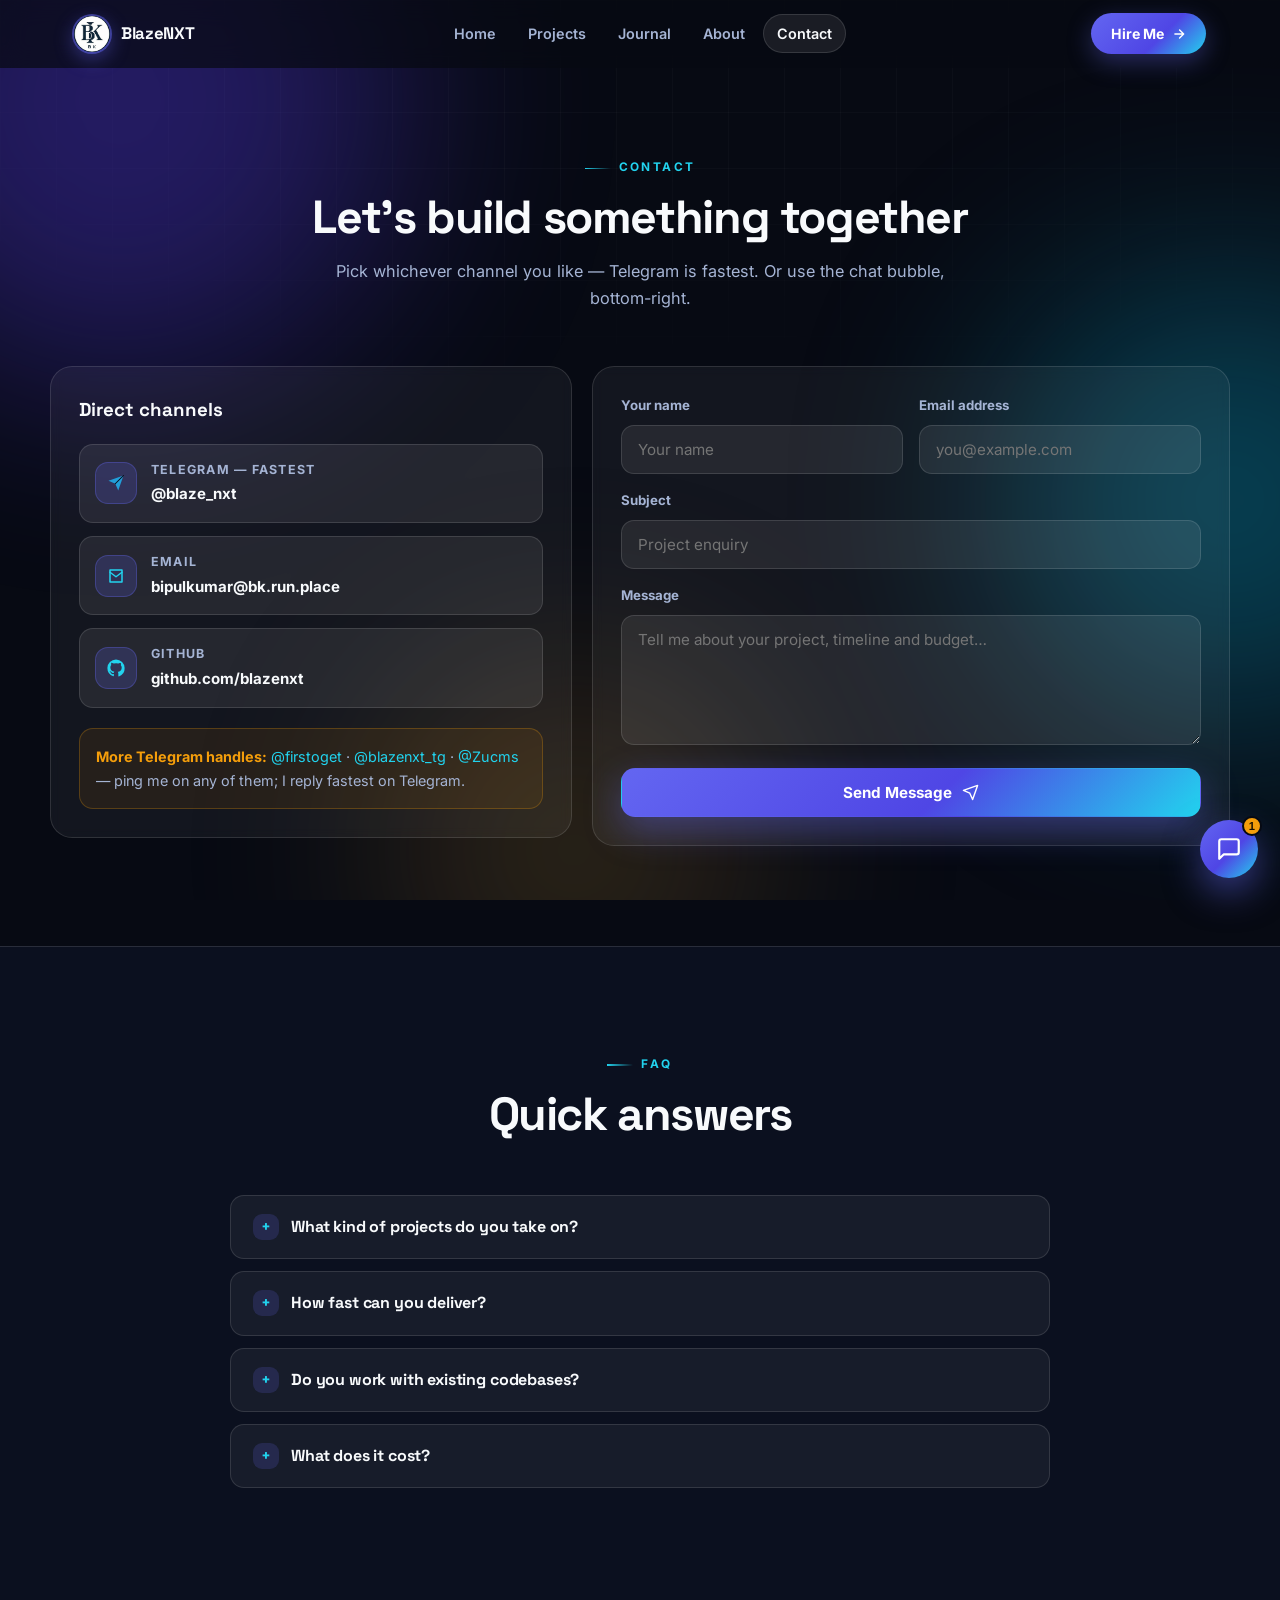
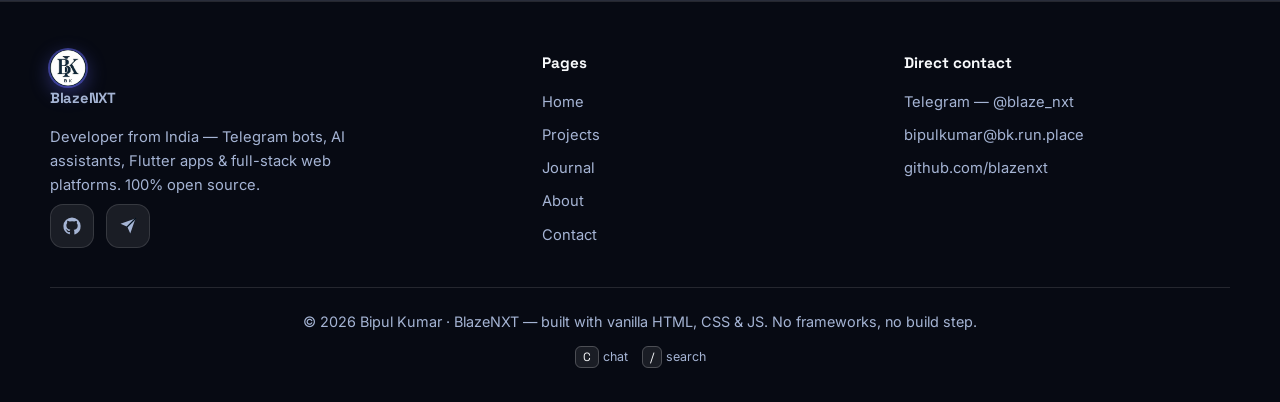
<file: contact.html>
﻿<!DOCTYPE html>
<html lang="en" data-theme="dark">
<head>
<script>document.documentElement.classList.add('js');document.documentElement.setAttribute('data-theme','dark');try{localStorage.removeItem('pf-theme');}catch(e){}</script>
<noscript><style>.reveal{opacity:1!important;transform:none!important}.bar i{width:100%!important}.stat b,.ghs b{opacity:1!important}</style></noscript>
<meta charset="UTF-8" />
<meta name="viewport" content="width=device-width, initial-scale=1.0" />
<meta http-equiv="Cache-Control" content="no-cache, no-store, must-revalidate" />
<meta http-equiv="Pragma" content="no-cache" />
<meta http-equiv="Expires" content="0" />

<title>Contact — Bipul Kumar (BlazeNXT) | Hire & Connect</title>
<meta name="description" content="Contact Bipul Kumar (BlazeNXT) via Telegram (@blaze_nxt) or email. Hire for custom Telegram bots, AI voice/system assistants, Flutter mobile/TV apps & web platforms." />
<meta name="keywords" content="Contact Bipul Kumar, Hire BlazeNXT, Telegram Bot Freelancer, Hire Flutter Developer, AI Assistant Developer India" />
<meta name="author" content="Bipul Kumar (BlazeNXT)" />
<meta name="creator" content="Bipul Kumar" />
<meta name="publisher" content="BlazeNXT" />

<!-- AI Crawling & Search Engine Directives -->
<meta name="robots" content="index, follow, max-image-preview:large, max-snippet:-1, max-video-preview:-1" />
<meta name="googlebot" content="index, follow, max-snippet:-1, max-image-preview:large, max-video-preview:-1" />
<meta name="bingbot" content="index, follow, max-snippet:-1, max-image-preview:large, max-video-preview:-1" />
<meta name="rating" content="general" />
<meta name="theme-color" content="#0a0e1a" />
<meta name="color-scheme" content="dark" />

<!-- Canonical & Multi-Domain Alternates -->
<link rel="canonical" href="https://blazenxt.in/contact.html" />
<link rel="alternate" hreflang="x-default" href="https://blazenxt.in/contact.html" />
<link rel="alternate" hreflang="en" href="https://blazenxt.in/contact.html" />
<link rel="alternate" href="https://blazenxt.com/contact.html" />
<link rel="alternate" href="https://blazenxt.github.io/contact.html" />

<!-- OpenGraph / Social Media -->
<meta property="og:site_name" content="BlazeNXT" />
<meta property="og:type" content="website" />
<meta property="og:locale" content="en_US" />
<meta property="og:url" content="https://blazenxt.in/contact.html" />
<meta property="og:title" content="Contact — Bipul Kumar (BlazeNXT) | Hire & Connect" />
<meta property="og:description" content="Contact Bipul Kumar (BlazeNXT) — Telegram, Email. Hire for bots, apps, AI assistants & web platforms." />
<meta property="og:image" content="https://blazenxt.in/og-contact.svg" />
<meta property="og:image:secure_url" content="https://blazenxt.in/og-contact.svg" />
<meta property="og:image:type" content="image/svg+xml" />
<meta property="og:image:width" content="1200" />
<meta property="og:image:height" content="630" />
<meta property="og:image:alt" content="Contact BlazeNXT" />

<!-- Twitter / X Cards -->
<meta name="twitter:card" content="summary_large_image" />
<meta name="twitter:site" content="@blaze_nxt" />
<meta name="twitter:creator" content="@blaze_nxt" />
<meta name="twitter:title" content="Contact — Bipul Kumar (BlazeNXT) | Hire & Connect" />
<meta name="twitter:description" content="Contact Bipul Kumar (BlazeNXT) — Telegram, Email. Hire for bots, apps, AI assistants & web platforms." />
<meta name="twitter:image" content="https://blazenxt.in/og-contact.svg" />
<meta name="twitter:image:alt" content="Contact BlazeNXT" />

<!-- PWA & Machine-Readable AI Discoverability -->
<link rel="manifest" href="site.webmanifest" />
<link rel="alternate" type="text/plain" title="LLM Machine-Readable Context" href="/llms.txt" />
<link rel="icon" type="image/png" href="logo.png" />
<link rel="apple-touch-icon" href="logo.png" />

<!-- Fonts -->
<link rel="preconnect" href="https://fonts.googleapis.com" />
<link rel="preconnect" href="https://fonts.gstatic.com" crossorigin />
<link href="https://fonts.googleapis.com/css2?family=Inter:wght@400;500;600;700;800&family=Space+Grotesk:wght@500;600;700&display=swap" rel="stylesheet" />

<!-- Structured Data Knowledge Graph (JSON-LD) -->
<script type="application/ld+json">
{
  "@context": "https://schema.org",
  "@graph": [
    {
      "@type": "ContactPage",
      "@id": "https://blazenxt.in/contact.html#contact",
      "url": "https://blazenxt.in/contact.html",
      "name": "Contact Bipul Kumar (BlazeNXT)",
      "description": "Direct communication channels and project consultation form for Bipul Kumar (BlazeNXT).",
      "mainEntity": {
        "@type": "Person",
        "@id": "https://blazenxt.in/#person",
        "name": "Bipul Kumar",
        "alternateName": "BlazeNXT",
        "email": "bipulkumar@bk.run.place",
        "url": "https://blazenxt.in",
        "contactPoint": [
          {
            "@type": "ContactPoint",
            "contactType": "Customer Support & Inquiries",
            "url": "https://t.me/blaze_nxt",
            "availableLanguage": ["English", "Hindi"]
          },
          {
            "@type": "ContactPoint",
            "contactType": "Email",
            "email": "bipulkumar@bk.run.place",
            "availableLanguage": ["English", "Hindi"]
          }
        ]
      }
    },
    {
      "@type": "FAQPage",
      "@id": "https://blazenxt.in/contact.html#faq",
      "mainEntity": [
        {
          "@type": "Question",
          "name": "What kind of projects do you take on?",
          "acceptedAnswer": {
            "@type": "Answer",
            "text": "Telegram bots (music, referral, admin panels), AI assistants, Flutter apps for Android/TV, and full-stack web apps with React/Next.js. Automation and scraping tools too."
          }
        },
        {
          "@type": "Question",
          "name": "How fast can you deliver?",
          "acceptedAnswer": {
            "@type": "Answer",
            "text": "Small bots/scripts: a few days. Full apps: 2–6 weeks depending on scope. I ship in small iterations so you see progress from day one."
          }
        },
        {
          "@type": "Question",
          "name": "Do you work with existing codebases?",
          "acceptedAnswer": {
            "@type": "Answer",
            "text": "Yes — audits, refactors, feature additions, deployment pipelines. Clean handover documentation included."
          }
        },
        {
          "@type": "Question",
          "name": "What does it cost?",
          "acceptedAnswer": {
            "@type": "Answer",
            "text": "Depends on scope. Send a short brief via the form or chat and you'll get a quote with timeline — no surprises later."
          }
        }
      ]
    }
  ]
}
</script>
<style>
:root{
  color-scheme: dark;
  --bg:#070a13; --bg-2:#0e1424;
  --panel:rgba(255,255,255,.05); --panel-2:rgba(255,255,255,.08);
  --text:#f8fafc; --muted:#a5b4d4;
  --line:rgba(255,255,255,.12); --line-2:rgba(255,255,255,.22);
  --accent:#6366f1; --accent-2:#22d3ee; --accent-3:#f59e0b; --accent-4:#ec4899; --ok:#10b981;
  --radius:22px;
  --shadow:0 30px 80px rgba(0,0,0,.55);
  --glow:0 0 80px rgba(99,102,241,.35);
  --max:1180px;
  --font-display:"Space Grotesk","Inter",system-ui,sans-serif;
  --font-body:"Inter",system-ui,-apple-system,"Segoe UI",Roboto,sans-serif;
}
*{box-sizing:border-box;margin:0;padding:0}
html{scroll-behavior:smooth}
body{
  font-family:var(--font-body); background:var(--bg); color:var(--text);
  line-height:1.65; -webkit-font-smoothing:antialiased; overflow-x:hidden;
  transition:background .4s ease,color .4s ease;
}
@keyframes pagein{from{opacity:0}to{opacity:1}}
::selection{background:rgba(99,102,241,.45);color:#fff}
img{max-width:100%;display:block}
a{color:inherit;text-decoration:none}
section{padding:100px 24px;position:relative;scroll-margin-top:80px}
.wrap{max-width:var(--max);margin:0 auto}
h1,h2,h3,.brand{font-family:var(--font-display)}
.eyebrow{display:inline-flex;align-items:center;gap:8px;font-size:.74rem;letter-spacing:.2em;text-transform:uppercase;color:var(--accent-2);font-weight:700;margin-bottom:14px}
.eyebrow::before{content:"";width:26px;height:1.5px;background:linear-gradient(90deg,var(--accent-2),transparent)}
h2.title{font-size:clamp(1.9rem,4vw,2.9rem);line-height:1.12;letter-spacing:-.03em;font-weight:700}
.lead{color:var(--muted);max-width:62ch;margin-top:14px;font-size:1.02rem}
.section-head{margin-bottom:54px}

/* Ambient */
.ambient{position:fixed;inset:0;z-index:-2;overflow:hidden;pointer-events:none}
.ambient::before{
  content:"";position:absolute;inset:0;
  background:linear-gradient(rgba(255,255,255,.025) 1px,transparent 1px),linear-gradient(90deg,rgba(255,255,255,.025) 1px,transparent 1px);
  background-size:56px 56px;
  mask-image:radial-gradient(ellipse 90% 60% at 50% 0%,#000 30%,transparent 75%);
  -webkit-mask-image:radial-gradient(ellipse 90% 60% at 50% 0%,#000 30%,transparent 75%);
}
.orb{position:absolute;border-radius:50%;filter:blur(110px);opacity:.35}
.o1{width:560px;height:560px;background:#5b3df5;top:-180px;left:-160px}
.o2{width:460px;height:460px;background:#0891b2;top:30%;right:-180px;animation-delay:-8s;opacity:.4}
.o3{width:380px;height:380px;background:#b8862d;bottom:-140px;left:30%;animation-delay:-15s;opacity:.22}
@keyframes drift{0%,100%{transform:translate(0,0) scale(1)}33%{transform:translate(60px,-40px) scale(1.1)}66%{transform:translate(-40px,40px) scale(.94)}}

#progress{position:fixed;top:0;left:0;height:2.5px;width:0;z-index:99;background:linear-gradient(90deg,var(--accent),var(--accent-2),var(--accent-3))}

/* Nav */
header.nav{
  position:fixed;top:0;left:0;right:0;z-index:50;
  backdrop-filter:blur(12px);-webkit-backdrop-filter:blur(12px);
  background:color-mix(in srgb,var(--bg) 72%,transparent);
  border-bottom:1px solid transparent;transition:border-color .3s,background .3s;
}
header.nav.scrolled{border-bottom-color:var(--line)}
.nav-in{max-width:var(--max);margin:0 auto;padding:13px 24px;display:flex;align-items:center;gap:18px;justify-content:space-between}
.brand{display:flex;align-items:center;gap:11px;font-weight:700;font-size:1.05rem;letter-spacing:-.02em}
.brand .dot{width:36px;height:36px;border-radius:50%;object-fit:cover;display:block;box-shadow:0 0 0 2px rgba(99,102,241,.5),0 6px 20px rgba(99,102,241,.45)}
nav.links{display:flex;gap:4px;align-items:center}
nav.links a{padding:8px 14px;border-radius:999px;font-size:.9rem;color:var(--muted);font-weight:600;transition:.25s}
nav.links a:hover{color:var(--text);background:var(--panel-2)}
nav.links a.active{color:var(--text);background:var(--panel-2);box-shadow:inset 0 0 0 1px var(--line)}
.nav-actions{display:flex;align-items:center;gap:10px}
.icon-btn{width:38px;height:38px;border-radius:12px;border:1px solid var(--line);background:var(--panel);display:grid;place-items:center;cursor:pointer;color:var(--text);transition:.25s}
.icon-btn:hover{transform:translateY(-2px);border-color:var(--line-2)}
.burger{display:none}
.hire-btn{
  padding:9px 20px;border-radius:999px;font-size:.88rem;font-weight:700;
  background:linear-gradient(135deg,var(--accent),#4f46e5 60%,var(--accent-2));color:#fff;
  box-shadow:0 8px 24px rgba(99,102,241,.35);transition:.25s;display:inline-flex;align-items:center;gap:8px;
}
.hire-btn:hover{transform:translateY(-2px);box-shadow:0 12px 32px rgba(99,102,241,.5)}

/* Buttons */
.btns{display:flex;gap:14px;flex-wrap:wrap}
.btn{padding:14px 27px;border-radius:14px;font-weight:700;font-size:.95rem;cursor:pointer;border:1px solid transparent;transition:.28s;display:inline-flex;align-items:center;gap:10px;font-family:var(--font-body)}
.btn-primary{background:linear-gradient(135deg,var(--accent),#4f46e5 55%,var(--accent-2));color:#fff;box-shadow:0 14px 36px rgba(99,102,241,.4);position:relative;overflow:hidden}
.btn-primary::after{content:"";position:absolute;inset:0;background:linear-gradient(135deg,transparent 30%,rgba(255,255,255,.25) 50%,transparent 70%);transform:translateX(-120%);transition:transform .6s}
.btn-primary:hover{transform:translateY(-3px);box-shadow:0 20px 46px rgba(99,102,241,.55)}
.btn-primary:hover::after{transform:translateX(120%)}
.btn-ghost{background:var(--panel);border-color:var(--line);color:var(--text);backdrop-filter:blur(6px)}
.btn-ghost:hover{transform:translateY(-3px);border-color:var(--line-2);background:var(--panel-2)}

/* Cards */
.card{background:var(--panel);border:1px solid var(--line);border-radius:var(--radius);padding:28px;backdrop-filter:blur(6px);transition:transform .3s,border-color .3s,box-shadow .3s}.card:hover{transform:translateY(-4px);border-color:var(--line-2);box-shadow:var(--shadow)}
.bento{display:grid;grid-template-columns:repeat(12,1fr);gap:18px}
.b-card{background:var(--panel);border:1px solid var(--line);border-radius:var(--radius);padding:28px;transition:.3s;position:relative;overflow:hidden;backdrop-filter:blur(6px)}
.b-card::before{content:"";position:absolute;inset:0;opacity:0;transition:.35s;pointer-events:none;background:radial-gradient(420px circle at var(--mx,50%) var(--my,50%),rgba(99,102,241,.13),transparent 45%)}
.b-card:hover{transform:translateY(-6px) scale(1.01);border-color:var(--accent);box-shadow:var(--glow),0 20px 50px rgba(0,0,0,.35)}
.b-card:hover::before{opacity:1}
.b-card h3{font-size:1.12rem;margin-bottom:10px;display:flex;align-items:center;gap:12px;letter-spacing:-.01em}
.b-card h3 .ic{width:38px;height:38px;border-radius:12px;display:grid;place-items:center;flex:none;background:color-mix(in srgb,var(--accent) 16%,transparent);border:1px solid color-mix(in srgb,var(--accent) 30%,transparent);color:var(--accent-2)}
.b-card p{color:var(--muted);font-size:.95rem}

/* Hero */
.hero{min-height:100svh;display:flex;align-items:center;padding-top:130px;overflow:hidden}
.hero-grid{display:grid;grid-template-columns:1.15fr .85fr;gap:60px;align-items:center;position:relative;z-index:1}
.pill{display:inline-flex;align-items:center;gap:10px;padding:8px 16px;border-radius:999px;background:var(--panel);border:1px solid var(--line);font-size:.84rem;color:var(--muted);font-weight:600;backdrop-filter:blur(6px)}
.pulse{width:8px;height:8px;border-radius:50%;background:var(--ok);box-shadow:0 0 0 0 rgba(52,211,153,.7);animation:pulse 2.2s infinite}
@keyframes pulse{0%{box-shadow:0 0 0 0 rgba(52,211,153,.55)}70%{box-shadow:0 0 0 12px rgba(52,211,153,0)}100%{box-shadow:0 0 0 0 rgba(52,211,153,0)}}
h1{font-size:clamp(2.5rem,6.4vw,4.5rem);line-height:1.04;letter-spacing:-.04em;margin:26px 0 8px;font-weight:700}
.grad{background:linear-gradient(100deg,var(--accent) 0%,var(--accent-2) 50%,var(--accent-3) 100%);background-size:200% 100%;-webkit-background-clip:text;background-clip:text;color:transparent;}
@keyframes gradshift{0%,100%{background-position:0% 0}50%{background-position:100% 0}}
.aka{font-size:.78rem;font-weight:800;letter-spacing:.18em;text-transform:uppercase;color:var(--muted)}
.aka b{color:var(--accent-2)}
.role{font-size:clamp(1.05rem,2.4vw,1.35rem);color:var(--muted);font-weight:600;min-height:1.6em;font-family:var(--font-display)}
.role span{color:var(--accent-2)}
.caret{border-right:2.5px solid var(--accent-2);animation:blink 1s steps(2,start) infinite}
@keyframes blink{50%{border-color:transparent}}
.hero p.desc{color:var(--muted);margin:24px 0 32px;max-width:54ch;font-size:1.04rem}
.stats{display:flex;gap:14px;margin-top:48px;flex-wrap:wrap}
.stat{padding:16px 22px;border-radius:16px;background:var(--panel);border:1px solid var(--line);backdrop-filter:blur(6px);min-width:128px}
.stat b{display:block;font-size:1.75rem;letter-spacing:-.03em;line-height:1.2;background:linear-gradient(135deg,var(--accent-2),var(--accent));-webkit-background-clip:text;background-clip:text;color:transparent}
.stat span{font-size:.74rem;color:var(--muted);text-transform:uppercase;letter-spacing:.12em;font-weight:600}

/* Logo halo */
.logo-halo{position:relative;width:min(400px,100%);aspect-ratio:1;margin:0 auto;display:grid;place-items:center}
.ring{position:absolute;inset:0;border-radius:50%;background:conic-gradient(from 0deg,var(--accent),var(--accent-2),var(--accent-3),var(--accent));mask:radial-gradient(farthest-side,transparent calc(100% - 3px),#000 calc(100% - 2px));-webkit-mask:radial-gradient(farthest-side,transparent calc(100% - 3px),#000 calc(100% - 2px));opacity:.85}
.ring2{position:absolute;inset:26px;border-radius:50%;background:conic-gradient(from 180deg,transparent,var(--accent-2),transparent 60%);mask:radial-gradient(farthest-side,transparent calc(100% - 2px),#000 calc(100% - 1px));-webkit-mask:radial-gradient(farthest-side,transparent calc(100% - 2px),#000 calc(100% - 1px));opacity:.4}
@keyframes spin{to{transform:rotate(360deg)}}
.halo-img{width:74%;border-radius:50%;position:relative;z-index:1;box-shadow:0 0 0 10px rgba(99,102,241,.08),0 0 90px rgba(34,211,238,.25),var(--shadow)}
.halo-float{position:absolute;z-index:2;background:color-mix(in srgb,var(--bg-2) 82%,transparent);border:1px solid var(--line-2);border-radius:16px;padding:11px 16px;font-size:.83rem;font-weight:700;display:flex;gap:9px;align-items:center;backdrop-filter:blur(12px);box-shadow:var(--shadow);font-family:var(--font-display);letter-spacing:-.01em}
.hf1{top:6%;left:-4%}.hf2{bottom:8%;right:-4%;}
@keyframes bob{0%,100%{transform:translateY(0)}50%{transform:translateY(-12px)}}

/* Marquee */
.marquee{border-block:1px solid var(--line);padding:20px 0;overflow:hidden;background:color-mix(in srgb,var(--bg-2) 60%,transparent);mask-image:linear-gradient(90deg,transparent,#000 12%,#000 88%,transparent);-webkit-mask-image:linear-gradient(90deg,transparent,#000 12%,#000 88%,transparent)}
.mq-track{display:flex;gap:38px;width:max-content;animation:mq 30s linear infinite}
.marquee:hover .mq-track{animation-play-state:paused}
@keyframes mq{to{transform:translateX(-50%)}}
.mq-item{display:flex;align-items:center;gap:38px;font-family:var(--font-display);font-size:1.02rem;font-weight:600;color:var(--muted);white-space:nowrap;letter-spacing:-.01em}
.mq-item i{width:7px;height:7px;background:linear-gradient(135deg,var(--accent),var(--accent-2));transform:rotate(45deg);border-radius:1.5px;flex:none}

/* Soft band */
.soft{background:color-mix(in srgb,var(--bg-2) 72%,transparent);border-block:1px solid var(--line)}

/* Projects */
.filters{display:flex;gap:10px;justify-content:center;flex-wrap:wrap;margin-bottom:40px}
.filter{padding:10px 22px;border-radius:999px;background:var(--panel);border:1px solid var(--line);color:var(--muted);font-weight:700;font-size:.88rem;cursor:pointer;transition:.25s;font-family:var(--font-body)}
.filter.active{background:linear-gradient(135deg,var(--accent),var(--accent-2));color:#fff;border-color:transparent;box-shadow:0 8px 24px rgba(99,102,241,.35)}
.filter:not(.active):hover{color:var(--text);border-color:var(--line-2)}
.projects{display:grid;grid-template-columns:repeat(auto-fit,minmax(330px,1fr));gap:22px}
.project{background:var(--panel);border:1px solid var(--line);border-radius:var(--radius);overflow:hidden;transition:.35s;display:flex;flex-direction:column;backdrop-filter:blur(6px)}
.project:hover{transform:translateY(-10px);border-color:var(--accent);box-shadow:var(--shadow),0 0 40px rgba(99,102,241,.2)}
.project.hidden{display:none}
.preview{position:relative;aspect-ratio:16/10;overflow:hidden;background:var(--bg-2)}
.preview img{width:100%;height:100%;object-fit:cover;object-position:top center;display:block;transition:transform .5s cubic-bezier(.2,.8,.2,1)}
.project:hover .preview img{transform:scale(1.05)}
.preview::after{content:"";position:absolute;inset:0;pointer-events:none;background:linear-gradient(180deg,rgba(4,6,13,0) 62%,rgba(4,6,13,.38))}
.preview .tag{position:absolute;top:14px;left:14px;font-size:.7rem;font-weight:800;padding:5px 12px;border-radius:999px;background:rgba(0,0,0,.38);color:#fff;backdrop-filter:blur(6px);letter-spacing:.1em;text-transform:uppercase;z-index:2}
.preview .lang{position:absolute;top:14px;right:14px;font-size:.72rem;font-weight:700;padding:5px 11px;border-radius:999px;background:rgba(0,0,0,.38);color:#fff;backdrop-filter:blur(6px);z-index:2;display:flex;align-items:center;gap:7px}
.lang i{width:8px;height:8px;border-radius:50%;flex:none}
.p-body{padding:24px;display:flex;flex-direction:column;flex:1}
.p-body h3{font-size:1.14rem;margin-bottom:8px;letter-spacing:-.01em}
.p-body p{color:var(--muted);font-size:.93rem;margin-bottom:16px;flex:1}
.stack{display:flex;flex-wrap:wrap;gap:7px;margin-bottom:18px}
.stack span{font-size:.73rem;padding:5px 11px;border-radius:8px;background:var(--panel-2);color:var(--muted);font-weight:600;border:1px solid var(--line)}
.gh-btn{display:flex;align-items:center;justify-content:center;gap:9px;padding:12px;border-radius:12px;font-size:.89rem;font-weight:700;border:1px solid var(--line);color:var(--text);transition:.25s;background:var(--panel-2)}
.gh-btn:hover{border-color:var(--line-2);transform:translateY(-2px);box-shadow:0 10px 26px rgba(0,0,0,.25)}
.btn-row{display:flex;gap:10px}
.btn-row .gh-btn{flex:1}

/* Skills */
.skills-wrap{display:grid;grid-template-columns:repeat(auto-fit,minmax(310px,1fr));gap:18px}
.skill{padding:24px}
.skill-top{display:flex;justify-content:space-between;align-items:center;margin-bottom:13px;font-weight:700;font-size:.95rem}
.skill-top small{color:var(--accent-2);font-weight:800;font-family:var(--font-display)}
.bar{height:8px;border-radius:999px;background:var(--panel-2);overflow:hidden;border:1px solid var(--line)}
.bar i{display:block;height:100%;width:0;border-radius:999px;background:linear-gradient(90deg,var(--accent),var(--accent-2));box-shadow:0 0 14px rgba(34,211,238,.5);transition:width 1.4s cubic-bezier(.2,.8,.2,1)}
.tools{display:flex;flex-wrap:wrap;gap:10px;margin-top:38px;justify-content:center}
.tool{padding:10px 18px;border-radius:999px;background:var(--panel);border:1px solid var(--line);font-size:.88rem;font-weight:600;color:var(--muted);transition:.25s;cursor:default}
.tool:hover{color:var(--text);border-color:var(--accent);transform:translateY(-3px);box-shadow:var(--glow)}

/* Timeline */
.timeline{position:relative;padding-left:38px;max-width:760px;margin:0 auto}
.timeline::before{content:"";position:absolute;left:10px;top:8px;bottom:8px;width:2px;background:linear-gradient(180deg,var(--accent),var(--accent-2),transparent)}
.tl-item{position:relative;margin-bottom:38px}
.tl-item:last-child{margin-bottom:0}
.tl-item::before{content:"";position:absolute;left:-34px;top:20px;width:18px;height:18px;border-radius:50%;background:var(--bg);border:3px solid var(--accent);box-shadow:0 0 0 5px color-mix(in srgb,var(--accent) 20%,transparent),0 0 18px rgba(99,102,241,.6)}
.tl-card{background:var(--panel);border:1px solid var(--line);border-radius:16px;padding:22px 24px;transition:.3s;backdrop-filter:blur(6px)}
.tl-card:hover{border-color:var(--line-2);transform:translateX(6px)}
.tl-date{font-size:.76rem;color:var(--accent-2);font-weight:800;letter-spacing:.14em;text-transform:uppercase}
.tl-card h3{font-size:1.1rem;margin:6px 0 3px}
.tl-card .org{color:var(--muted);font-weight:600;font-size:.92rem}
.tl-card p{color:var(--muted);font-size:.93rem;margin-top:9px}

/* Contact */
.contact-grid{display:grid;grid-template-columns:.9fr 1.1fr;gap:20px;align-items:start}
.contact-info{display:grid;gap:13px;margin-top:4px}
.ci{display:flex;gap:14px;align-items:center;padding:15px;border-radius:14px;background:var(--panel-2);border:1px solid var(--line);transition:.25s}
.ci:hover{border-color:var(--line-2);transform:translateY(-2px)}
.ci .ic{width:42px;height:42px;border-radius:13px;display:grid;place-items:center;flex:none;background:color-mix(in srgb,var(--accent) 20%,transparent);border:1px solid color-mix(in srgb,var(--accent) 32%,transparent);color:var(--accent-2)}
.ci small{display:block;color:var(--muted);font-size:.78rem;text-transform:uppercase;letter-spacing:.1em;font-weight:700}
.ci b{font-size:.94rem;word-break:break-all}
.field{margin-bottom:16px}
.field label{display:block;font-size:.83rem;font-weight:700;margin-bottom:8px;color:var(--muted)}
.field input,.field textarea{width:100%;padding:14px 16px;border-radius:13px;border:1px solid var(--line);background:var(--panel-2);color:var(--text);font-family:inherit;font-size:.95rem;transition:.25s}
.field input:focus,.field textarea:focus{outline:none;border-color:var(--accent);box-shadow:0 0 0 4px color-mix(in srgb,var(--accent) 16%,transparent)}
textarea{resize:vertical;min-height:130px}
.faq details{background:var(--panel);border:1px solid var(--line);border-radius:14px;padding:18px 22px;margin-bottom:12px;transition:.25s}
.faq details[open]{border-color:var(--line-2)}
.faq summary{cursor:pointer;font-weight:700;font-family:var(--font-display);letter-spacing:-.01em;list-style:none;display:flex;align-items:center;gap:12px}
.faq summary::before{content:"+";width:26px;height:26px;border-radius:9px;background:color-mix(in srgb,var(--accent) 18%,transparent);color:var(--accent-2);display:grid;place-items:center;font-weight:800;flex:none;transition:.25s}
.faq details[open] summary::before{content:"–"}
.faq details p{color:var(--muted);font-size:.93rem;margin-top:12px;padding-left:38px}

/* CTA band */
.cta-band{
  border-radius:26px;padding:56px 40px;text-align:center;position:relative;overflow:hidden;
  background:linear-gradient(135deg,rgba(99,102,241,.16),rgba(34,211,238,.10) 55%,rgba(251,191,36,.08));
  border:1px solid color-mix(in srgb,var(--accent) 30%,transparent);
}
.cta-band h2{font-size:clamp(1.6rem,3.4vw,2.4rem);letter-spacing:-.03em;margin-bottom:12px}
.cta-band p{color:var(--muted);max-width:52ch;margin:0 auto 28px}

/* Footer */
footer{border-top:1px solid var(--line);padding:48px 24px 34px;color:var(--muted);font-size:.9rem}
.foot-grid{max-width:var(--max);margin:0 auto;display:grid;grid-template-columns:1.4fr 1fr 1fr;gap:36px;margin-bottom:30px}
.foot-grid h4{font-family:var(--font-display);color:var(--text);margin-bottom:14px;font-size:.95rem}
.foot-grid a{display:block;color:var(--muted);margin-bottom:9px;transition:.2s;font-size:.92rem}
.foot-grid a:hover{color:var(--accent-2)}
.foot-bottom{max-width:var(--max);margin:0 auto;padding-top:22px;border-top:1px solid var(--line);text-align:center}
.socials{display:flex;gap:12px;margin-top:6px}
.socials a{width:44px;height:44px;border-radius:13px;display:grid;place-items:center;background:var(--panel-2);border:1px solid var(--line);transition:.25s;color:var(--muted)}
.socials a:hover{transform:translateY(-4px);color:#fff;background:linear-gradient(135deg,var(--accent),var(--accent-2));border-color:transparent;box-shadow:0 12px 28px rgba(99,102,241,.4)}

/* Floating stack: back-to-top + chat */
.fab-stack{position:fixed;right:22px;bottom:22px;z-index:80;display:flex;flex-direction:column;gap:12px;align-items:flex-end}
.to-top{width:46px;height:46px;border-radius:50%;background:color-mix(in srgb,var(--bg-2) 85%,transparent);border:1px solid var(--line-2);display:grid;place-items:center;cursor:pointer;color:var(--text);backdrop-filter:blur(12px);opacity:0;pointer-events:none;transition:.3s;box-shadow:var(--shadow)}
.to-top.show{opacity:1;pointer-events:auto}
.to-top:hover{border-color:var(--accent);color:var(--accent-2);transform:translateY(-3px)}

/* Chat widget */
.chat-fab{
  width:58px;height:58px;border-radius:50%;border:none;cursor:pointer;position:relative;
  background:linear-gradient(135deg,var(--accent),#4f46e5 55%,var(--accent-2));
  display:grid;place-items:center;color:#fff;
  box-shadow:0 14px 36px rgba(99,102,241,.5);transition:.3s;
}
.chat-fab:hover{transform:scale(1.08)}
.chat-fab svg{transition:.3s}
.chat-fab .badge{
  position:absolute;top:-4px;right:-4px;min-width:20px;height:20px;border-radius:999px;
  background:var(--accent-3);color:#1a1204;font-size:.7rem;font-weight:800;
  display:grid;place-items:center;padding:0 5px;border:2px solid var(--bg);
}
.chat-panel{
  position:fixed;right:22px;bottom:92px;width:min(370px,calc(100vw - 34px));height:min(520px,calc(100vh - 130px));
  background:color-mix(in srgb,var(--bg-2) 92%,transparent);border:1px solid var(--line-2);border-radius:22px;
  box-shadow:var(--shadow);backdrop-filter:blur(12px);z-index:90;
  display:flex;flex-direction:column;overflow:hidden;
  opacity:0;pointer-events:none;transform:translateY(16px) scale(.98);transition:.3s cubic-bezier(.2,.8,.2,1);
}
.chat-panel.open{opacity:1;pointer-events:auto;transform:none}
.ch-head{
  padding:16px 18px;display:flex;align-items:center;gap:12px;
  background:linear-gradient(135deg,rgba(99,102,241,.25),rgba(34,211,238,.14));
  border-bottom:1px solid var(--line);
}
.ch-avatar{width:40px;height:40px;border-radius:50%;object-fit:cover;box-shadow:0 0 0 2px rgba(99,102,241,.5)}
.ch-title{font-family:var(--font-display);font-weight:700;font-size:.98rem;letter-spacing:-.01em}
.ch-status{font-size:.76rem;color:var(--ok);display:flex;align-items:center;gap:6px;font-weight:600}
.ch-status i{width:7px;height:7px;border-radius:50%;background:var(--ok);animation:pulse 2.2s infinite}
.ch-close{margin-left:auto;background:none;border:none;color:var(--muted);cursor:pointer;font-size:1.2rem;padding:6px;line-height:1}
.ch-close:hover{color:var(--text)}
.ch-msgs{flex:1;overflow-y:auto;padding:16px;display:flex;flex-direction:column;gap:10px}
.ch-msgs::-webkit-scrollbar{width:5px}
.ch-msgs::-webkit-scrollbar-thumb{background:var(--line-2);border-radius:99px}
.msg{max-width:82%;padding:10px 14px;border-radius:16px;font-size:.9rem;line-height:1.5;animation:msgin .25s ease}
@keyframes msgin{from{opacity:0;transform:translateY(6px)}to{opacity:1;transform:none}}
.msg.bot{background:var(--panel-2);border:1px solid var(--line);border-bottom-left-radius:5px;align-self:flex-start;color:var(--text)}
.msg.user{background:linear-gradient(135deg,var(--accent),#4f46e5);color:#fff;border-bottom-right-radius:5px;align-self:flex-end}
.ch-chips{display:flex;flex-wrap:wrap;gap:7px;padding:0 16px 10px}
.chip-btn{padding:7px 13px;border-radius:999px;background:var(--panel);border:1px solid var(--line);color:var(--muted);font-size:.8rem;font-weight:600;cursor:pointer;transition:.2s;font-family:var(--font-body)}
.chip-btn:hover{border-color:var(--accent);color:var(--text)}
.ch-send-opts{display:flex;flex-direction:column;gap:7px;padding:0 16px 12px}
.send-opt{
  display:flex;align-items:center;gap:11px;padding:11px 14px;border-radius:13px;
  border:1px solid var(--line);background:var(--panel);font-size:.88rem;font-weight:700;
  cursor:pointer;transition:.22s;color:var(--text);font-family:var(--font-body);text-align:left;
}
.send-opt:hover{border-color:var(--line-2);transform:translateX(3px)}
.send-opt i{width:30px;height:30px;border-radius:10px;display:grid;place-items:center;flex:none;color:#fff}
.send-opt small{display:block;font-weight:500;color:var(--muted);font-size:.76rem}
.ch-inputrow{display:flex;gap:9px;padding:12px;border-top:1px solid var(--line);background:color-mix(in srgb,var(--bg) 45%,transparent)}
.ch-inputrow input{
  flex:1;padding:12px 15px;border-radius:999px;border:1px solid var(--line);
  background:var(--panel-2);color:var(--text);font-family:inherit;font-size:.9rem;outline:none;transition:.25s;
}
.ch-inputrow input:focus{border-color:var(--accent)}
.ch-inputrow button{
  width:46px;height:46px;border-radius:50%;border:none;cursor:pointer;flex:none;
  background:linear-gradient(135deg,var(--accent),var(--accent-2));color:#fff;display:grid;place-items:center;transition:.25s;
}
.ch-inputrow button:hover{transform:scale(1.06)}


/* GitHub live stats */
.gh-stats{display:grid;grid-template-columns:repeat(auto-fit,minmax(150px,1fr));gap:14px;margin-top:20px}
.ghs{padding:20px;border-radius:16px;background:var(--panel);border:1px solid var(--line);text-align:center;transition:.25s}
.ghs:hover{border-color:var(--line-2);transform:translateY(-3px)}
.ghs b{display:block;font-size:1.6rem;font-family:var(--font-display);background:linear-gradient(135deg,var(--accent-2),var(--accent));-webkit-background-clip:text;background-clip:text;color:transparent}
.ghs span{font-size:.72rem;color:var(--muted);text-transform:uppercase;letter-spacing:.1em;font-weight:600}
.ghs small{display:block;font-size:.68rem;color:var(--muted);opacity:.7;margin-top:3px}
.live-dot{display:inline-flex;align-items:center;gap:6px;font-size:.72rem;color:var(--ok);font-weight:700;letter-spacing:.08em;text-transform:uppercase}
.live-dot i{width:7px;height:7px;border-radius:50%;background:var(--ok);animation:pulse 2s infinite}

/* Now building */
.now-building{margin-top:26px;display:grid;gap:10px}
.nb{display:flex;align-items:center;gap:14px;padding:14px 16px;border-radius:14px;background:var(--panel);border:1px solid var(--line);transition:.25s}
.nb:hover{border-color:var(--line-2);transform:translateX(4px)}
.nb .repo{font-family:var(--font-display);font-weight:700;font-size:.92rem;color:var(--text)}
.nb .when{margin-left:auto;font-size:.75rem;color:var(--muted);flex:none}
.nb a{display:flex;align-items:center;gap:14px;flex:1;min-width:0}
.nb .dot{width:8px;height:8px;border-radius:50%;background:linear-gradient(135deg,var(--accent),var(--accent-2));flex:none}

/* Testimonials */
.testi-grid{display:grid;grid-template-columns:repeat(auto-fit,minmax(300px,1fr));gap:20px}
.testi{padding:28px;position:relative}
.testi::before{content:"C";position:absolute;top:8px;right:22px;font-size:5rem;font-family:Georgia,serif;color:var(--accent);opacity:.15;line-height:1}
.testi p{color:var(--text);font-size:.97rem;margin-bottom:18px;font-style:italic}
.testi .who{display:flex;align-items:center;gap:12px}
.testi .who .av{width:42px;height:42px;border-radius:50%;background:linear-gradient(135deg,var(--accent),var(--accent-2));display:grid;place-items:center;color:#fff;font-weight:800;font-size:.85rem;flex:none}
.testi .who b{display:block;font-size:.92rem;color:var(--text)}
.testi .who small{color:var(--muted);font-size:.8rem}
.testi .stars-row{color:var(--accent-3);letter-spacing:2px;font-size:.85rem;margin-bottom:10px}

/* Project search */
.search-wrap{position:relative;max-width:460px;margin:0 auto 34px}
.search-wrap svg{position:absolute;left:16px;top:50%;transform:translateY(-50%);color:var(--muted)}
#projSearch{width:100%;padding:14px 18px 14px 46px;border-radius:999px;border:1px solid var(--line);background:var(--panel);color:var(--text);font-size:.95rem;font-family:inherit;outline:none;transition:.25s}
#projSearch:focus{border-color:var(--accent);box-shadow:0 0 0 4px color-mix(in srgb,var(--accent) 14%,transparent)}
.no-results{display:none;text-align:center;color:var(--muted);padding:40px;font-size:.95rem}

/* Blog */
.blog-grid{display:grid;grid-template-columns:repeat(auto-fit,minmax(300px,1fr));gap:20px}
.post{padding:0;overflow:hidden;transition:.3s;display:flex;flex-direction:column}
.post:hover{transform:translateY(-5px);border-color:var(--line-2)}
.post .post-body{padding:24px;flex:1;display:flex;flex-direction:column}
.post .p-date{font-size:.74rem;color:var(--accent-2);font-weight:700;letter-spacing:.1em;text-transform:uppercase}
.post h3{margin:8px 0 10px;font-size:1.08rem;letter-spacing:-.01em}
.post p{color:var(--muted);font-size:.92rem;flex:1}
.post .read-more{margin-top:16px;color:var(--accent-2);font-weight:700;font-size:.88rem;display:inline-flex;align-items:center;gap:7px}
.post .read-more:hover{text-decoration:underline}

/* Animated timeline */
.tl-item .tl-progress{height:5px;border-radius:99px;background:var(--panel-2);margin-top:14px;overflow:hidden;border:1px solid var(--line)}
.tl-item .tl-progress i{display:block;height:100%;width:0;background:linear-gradient(90deg,var(--accent),var(--accent-2));transition:width 1.2s cubic-bezier(.2,.8,.2,1)}

/* Keyboard hints footer */
.kbd-hints{display:flex;gap:14px;justify-content:center;flex-wrap:wrap;margin-top:14px;font-size:.78rem;color:var(--muted)}
.kbd-hints kbd{background:var(--panel-2);border:1px solid var(--line-2);border-radius:6px;padding:2px 7px;font-family:var(--font-display);font-size:.75rem;color:var(--text)}

/* 404 */
.nf-wrap{min-height:100svh;display:grid;place-items:center;text-align:center;padding:120px 24px 60px;position:relative;z-index:1}
.nf-code{font-size:clamp(5rem,18vw,11rem);font-weight:800;line-height:1;letter-spacing:-.04em;background:linear-gradient(100deg,var(--accent),var(--accent-2),var(--accent-3));-webkit-background-clip:text;background-clip:text;color:transparent}
.nf-wrap h1{font-size:clamp(1.4rem,3vw,2rem);margin:10px 0 14px}
.nf-wrap p{color:var(--muted);max-width:46ch;margin:0 auto 30px}

/* Project detail */
.pd-hero{display:grid;grid-template-columns:1.1fr .9fr;gap:44px;align-items:center;padding-top:150px}
.pd-hero .preview{border-radius:22px;border:1px solid var(--line);box-shadow:var(--shadow)}
.pd-meta{display:flex;gap:10px;flex-wrap:wrap;margin:18px 0 22px}
.pd-meta span{font-size:.78rem;padding:6px 13px;border-radius:999px;background:var(--panel-2);border:1px solid var(--line);color:var(--muted);font-weight:600}
.pd-section{max-width:820px;margin:0 auto}
.pd-section h2{font-size:1.5rem;margin:44px 0 16px;letter-spacing:-.02em}
.pd-section ul{list-style:none;display:grid;gap:11px}
.pd-section ul li{display:flex;gap:11px;color:var(--muted);font-size:.96rem}
.pd-section ul li::before{content:"✓";color:var(--ok);font-weight:800;flex:none}
.pd-nav{display:flex;justify-content:space-between;gap:14px;margin-top:60px;flex-wrap:wrap}

@media (max-width:960px){
  .pd-hero{grid-template-columns:1fr;padding-top:120px}
}

/* Reveal */
/* Reveal: default visible for no-JS, scrapers, and headless capture */
.reveal{opacity:1;transform:none;transition:opacity .75s cubic-bezier(.16,1,.3,1),transform .75s cubic-bezier(.16,1,.3,1)}
html.js .reveal:not(.in){opacity:0;transform:translateY(24px)}
html.js .reveal.in{opacity:1;transform:none}

@media print{
  .reveal{opacity:1!important;transform:none!important}
  .ambient,#progress,.fab-stack,.chat-panel,.scroll-cue,.marquee,.search-wrap,.filters,.btn,.icon-btn{display:none!important}
  header.nav{position:static!important;background:none!important;border:none!important}
  body{background:#fff!important;color:#000!important}
  .card,.b-card,.project,.post,.stat{break-inside:avoid;box-shadow:none!important;background:#fff!important;color:#000!important;border:1px solid #ccc!important}
}

/* Responsive */
@media (max-width:960px){
  .hero-grid{grid-template-columns:1fr;gap:52px}
  .hero{text-align:center;padding-top:120px}
  .btns,.stats{justify-content:center}
  .hero p.desc{margin-inline:auto}
  .eyebrow{justify-content:center}
  .logo-halo{width:min(320px,86%)}
  .hf1{left:0}.hf2{right:0}
  .bento{grid-template-columns:1fr 1fr}
  .b-about{grid-column:span 2;grid-row:auto}
  .b-s1,.b-s2{grid-column:span 1}
  .contact-grid{grid-template-columns:1fr}
  .foot-grid{grid-template-columns:1fr 1fr}
}
@media (max-width:720px){
  nav.links{position:absolute;top:64px;right:18px;flex-direction:column;align-items:stretch;background:color-mix(in srgb,var(--bg-2) 92%,transparent);border:1px solid var(--line);border-radius:16px;padding:10px;min-width:190px;box-shadow:var(--shadow);display:none;backdrop-filter:blur(18px)}
  nav.links.open{display:flex}
  .burger{display:grid}
  section{padding:76px 20px}
  .bento{grid-template-columns:1fr}
  .b-about,.b-s1,.b-s2{grid-column:span 1}
  .stats{gap:10px}
  .stat{flex:1;min-width:calc(50% - 10px)}
  .foot-grid{grid-template-columns:1fr;gap:24px}
  .cta-band{padding:44px 22px}
  .hire-btn{display:none}
}
@media (prefers-reduced-motion:reduce){
  *{animation:none!important;transition:none!important}
  .reveal{opacity:1;transform:none}
}
</style>
</head>
<body>
<div class="ambient"><div class="orb o1"></div><div class="orb o2"></div><div class="orb o3"></div></div>
<div id="progress"></div>
<header class="nav" id="nav">
  <div class="nav-in">
    <a href="index.html" class="brand"><img class="dot" src="logo.png" alt="BlazeNXT logo"> BlazeNXT</a>
    <nav class="links" id="links">
      <a href="index.html">Home</a>
      <a href="projects.html">Projects</a>
      <a href="blog.html">Journal</a>
      <a href="about.html">About</a>
      <a href="contact.html" class="active">Contact</a>
    </nav>
    <div class="nav-actions">
      <a href="contact.html" class="hire-btn">Hire Me
        <svg width="14" height="14" viewBox="0 0 24 24" fill="none" stroke="currentColor" stroke-width="2.4" stroke-linecap="round" stroke-linejoin="round"><path d="M5 12h14M13 5l7 7-7 7"/></svg>
      </a>
      <button class="icon-btn burger" id="burger" aria-label="Menu">
        <svg width="20" height="20" viewBox="0 0 24 24" fill="none" stroke="currentColor" stroke-width="2" stroke-linecap="round"><path d="M3 6h18M3 12h18M3 18h18"/></svg>
      </button>
    </div>
  </div>
</header>

<main id="main-content">
<section id="contact" style="padding-top:150px">
  <div class="wrap">
    <div class="section-head reveal" style="text-align:center">
      <span class="eyebrow" style="justify-content:center">Contact</span>
      <h2 class="title">Let's build something together</h2>
      <p class="lead" style="margin-inline:auto">Pick whichever channel you like — Telegram is fastest. Or use the chat bubble, bottom-right.</p>
    </div>

    <div class="contact-grid">
      <div class="card reveal">
        <h3 style="margin-bottom:18px;font-family:var(--font-display)">Direct channels</h3>
        <div class="contact-info">
          <!-- EDIT: apna real Telegram username yahan -->
          <a class="ci" href="https://t.me/blaze_nxt" target="_blank" rel="noopener">
            <div class="ic" style="color:#229ED9"><svg width="18" height="18" viewBox="0 0 24 24" fill="currentColor"><path d="m22 2-7 20-4-9-9-4z"/><path d="M22 2 11 13" stroke="var(--bg)" stroke-width="1.4" stroke-linecap="round"/></svg></div>
            <div><small>Telegram — fastest</small><b>@blaze_nxt</b></div>
          </a>
          <a class="ci" href="mailto:bipulkumar@bk.run.place">
            <div class="ic"><svg width="18" height="18" viewBox="0 0 24 24" fill="none" stroke="currentColor" stroke-width="2" stroke-linecap="round" stroke-linejoin="round"><path d="M4 4h16v16H4z"/><path d="m4 7 8 6 8-6"/></svg></div>
            <div><small>Email</small><b>bipulkumar@bk.run.place</b></div>
          </a>
          <a class="ci" href="https://github.com/blazenxt" target="_blank" rel="noopener">
            <div class="ic"><svg width="18" height="18" viewBox="0 0 24 24" fill="currentColor"><path d="M12 .5A11.5 11.5 0 0 0 .5 12a11.5 11.5 0 0 0 7.9 10.9c.6.1.8-.2.8-.6v-2.2c-3.2.7-3.9-1.5-3.9-1.5-.5-1.3-1.3-1.7-1.3-1.7-1-.7.1-.7.1-.7 1.1.1 1.7 1.2 1.7 1.2 1 1.7 2.6 1.2 3.3.9.1-.7.4-1.2.7-1.5-2.6-.3-5.3-1.3-5.3-5.7 0-1.3.5-2.3 1.2-3.1-.1-.3-.5-1.5.1-3.1 0 0 1-.3 3.3 1.2a11.5 11.5 0 0 1 6 0C17.3 4.9 18.3 5.2 18.3 5.2c.6 1.6.2 2.8.1 3.1a4.5 4.5 0 0 1 1.2 3.1c0 4.4-2.7 5.4-5.3 5.7.4.4.8 1.1.8 2.2v3.3c0 .4.2.7.8.6A11.5 11.5 0 0 0 23.5 12A11.5 11.5 0 0 0 12 .5z"/></svg></div>
            <div><small>GitHub</small><b>github.com/blazenxt</b></div>
          </a>
        </div>
        <div style="margin-top:20px;padding:16px;border-radius:14px;background:color-mix(in srgb,var(--accent-3) 8%,transparent);border:1px solid color-mix(in srgb,var(--accent-3) 25%,transparent);font-size:.9rem;color:var(--muted)">
          <b style="color:var(--accent-3)">More Telegram handles:</b> <a href="https://t.me/firstoget" target="_blank" rel="noopener" style="color:var(--accent-2)">@firstoget</a> &middot; <a href="https://t.me/blazenxt_tg" target="_blank" rel="noopener" style="color:var(--accent-2)">@blazenxt_tg</a> &middot; <a href="https://t.me/Zucms" target="_blank" rel="noopener" style="color:var(--accent-2)">@Zucms</a> — ping me on any of them; I reply fastest on Telegram.
        </div>
      </div>

      <div class="card reveal">
        <form onsubmit="return sendMail(event)">
          <div style="display:grid;grid-template-columns:1fr 1fr;gap:0 16px" class="form-row">
            <div class="field"><label for="name">Your name</label><input id="name" type="text" placeholder="Your name" required /></div>
            <div class="field"><label for="email">Email address</label><input id="email" type="email" placeholder="you@example.com" required /></div>
          </div>
          <div class="field"><label for="subject">Subject</label><input id="subject" type="text" placeholder="Project enquiry" /></div>
          <div class="field"><label for="msg">Message</label><textarea id="msg" placeholder="Tell me about your project, timeline and budget…" required></textarea></div>
          <button class="btn btn-primary" type="submit" style="width:100%;justify-content:center">
            Send Message
            <svg width="17" height="17" viewBox="0 0 24 24" fill="none" stroke="currentColor" stroke-width="2" stroke-linecap="round" stroke-linejoin="round"><path d="m22 2-7 20-4-9-9-4z"/></svg>
          </button>
          <p id="formNote" style="font-size:.85rem;color:var(--accent-2);margin-top:12px;display:none"></p>
        </form>
      </div>
    </div>
  </div>
</section>

<section id="faq" class="soft">
  <div class="wrap" style="max-width:820px">
    <div class="section-head reveal" style="text-align:center">
      <span class="eyebrow" style="justify-content:center">FAQ</span>
      <h2 class="title">Quick answers</h2>
    </div>
    <div class="faq reveal">
      <details>
        <summary>What kind of projects do you take on?</summary>
        <p>Telegram bots (music, referral, admin panels), AI assistants, Flutter apps for Android/TV, and full-stack web apps with React/Next.js. Automation and scraping tools too.</p>
      </details>
      <details>
        <summary>How fast can you deliver?</summary>
        <p>Small bots/scripts: a few days. Full apps: 2–6 weeks depending on scope. I ship in small iterations so you see progress from day one.</p>
      </details>
      <details>
        <summary>Do you work with existing codebases?</summary>
        <p>Yes — audits, refactors, feature additions, deployment pipelines. Clean handover documentation included.</p>
      </details>
      <details>
        <summary>What does it cost?</summary>
        <p>Depends on scope. Send a short brief via the form or chat and you'll get a quote with timeline — no surprises later.</p>
      </details>
    </div>
  </div>
</section>

<footer>
  <div class="foot-grid">
    <div>
      <a href="index.html" class="brand" style="margin-bottom:14px"><img class="dot" src="logo.png" alt="BlazeNXT logo"> BlazeNXT</a>
      <p style="font-size:.92rem;max-width:34ch">Developer from India — Telegram bots, AI assistants, Flutter apps &amp; full-stack web platforms. 100% open source.</p>
      <div class="socials">
        <a href="https://github.com/blazenxt" target="_blank" rel="noopener" aria-label="GitHub"><svg width="18" height="18" viewBox="0 0 24 24" fill="currentColor"><path d="M12 .5A11.5 11.5 0 0 0 .5 12a11.5 11.5 0 0 0 7.9 10.9c.6.1.8-.2.8-.6v-2.2c-3.2.7-3.9-1.5-3.9-1.5-.5-1.3-1.3-1.7-1.3-1.7-1-.7.1-.7.1-.7 1.1.1 1.7 1.2 1.7 1.2 1 1.7 2.6 1.2 3.3.9.1-.7.4-1.2.7-1.5-2.6-.3-5.3-1.3-5.3-5.7 0-1.3.5-2.3 1.2-3.1-.1-.3-.5-1.5.1-3.1 0 0 1-.3 3.3 1.2a11.5 11.5 0 0 1 6 0C17.3 4.9 18.3 5.2 18.3 5.2c.6 1.6.2 2.8.1 3.1a4.5 4.5 0 0 1 1.2 3.1c0 4.4-2.7 5.4-5.3 5.7.4.4.8 1.1.8 2.2v3.3c0 .4.2.7.8.6A11.5 11.5 0 0 0 23.5 12A11.5 11.5 0 0 0 12 .5z"/></svg></a>
        <a href="https://t.me/blaze_nxt" target="_blank" rel="noopener" aria-label="Telegram"><svg width="18" height="18" viewBox="0 0 24 24" fill="currentColor"><path d="m22 2-7 20-4-9-9-4z"/><path d="M22 2 11 13" stroke="#04121f" stroke-width="1.6" stroke-linecap="round"/></svg></a>
      </div>
    </div>
    <div>
      <h4>Pages</h4>
      <a href="index.html">Home</a>
      <a href="projects.html">Projects</a>
      <a href="blog.html">Journal</a>
      <a href="about.html">About</a>
      <a href="contact.html">Contact</a>
    </div>
    <div>
      <h4>Direct contact</h4>
      <!-- EDIT: apne real links yahan -->
      <a href="https://t.me/blaze_nxt" target="_blank" rel="noopener">Telegram — @blaze_nxt</a>
      <a href="mailto:bipulkumar@bk.run.place">bipulkumar@bk.run.place</a>
      <a href="https://github.com/blazenxt" target="_blank" rel="noopener">github.com/blazenxt</a>
    </div>
  </div>
  <div class="foot-bottom">
    <div>&copy; <span id="year">2026</span> Bipul Kumar &middot; BlazeNXT &mdash; built with vanilla HTML, CSS &amp; JS. No frameworks, no build step.</div>
    <div class="kbd-hints"><span><kbd>C</kbd> chat</span><span><kbd>/</kbd> search</span></div>
  </div>
</footer>
<div class="fab-stack">
  <button class="to-top" id="toTop" aria-label="Back to top">
    <svg width="18" height="18" viewBox="0 0 24 24" fill="none" stroke="currentColor" stroke-width="2.4" stroke-linecap="round" stroke-linejoin="round"><path d="M12 19V5M5 12l7-7 7 7"/></svg>
  </button>
  <button class="chat-fab" id="chatFab" aria-label="Open support chat">
    <svg id="chatIcoMsg" width="26" height="26" viewBox="0 0 24 24" fill="none" stroke="currentColor" stroke-width="2" stroke-linecap="round" stroke-linejoin="round"><path d="M21 15a2 2 0 0 1-2 2H7l-4 4V5a2 2 0 0 1 2-2h14a2 2 0 0 1 2 2z"/></svg>
    <svg id="chatIcoX" width="24" height="24" viewBox="0 0 24 24" fill="none" stroke="currentColor" stroke-width="2.4" stroke-linecap="round" style="display:none"><path d="M18 6 6 18M6 6l12 12"/></svg>
    <span class="badge" id="chatBadge">1</span>
  </button>
</div>

<div class="chat-panel" id="chatPanel" role="dialog" aria-label="Support chat">
  <div class="ch-head">
    <img class="ch-avatar" src="logo.png" alt="BlazeNXT">
    <div>
      <div class="ch-title">BlazeNXT Support</div>
      <div class="ch-status"><i></i> Online — replies within a few hours</div>
    </div>
    <button class="ch-close" id="chatClose" aria-label="Close chat">&times;</button>
  </div>
  <div class="ch-msgs" id="chMsgs"></div>
  <div class="ch-chips" id="chChips"></div>
  <div class="ch-send-opts" id="chSendOpts" style="display:none"></div>
  <div class="ch-inputrow">
    <input id="chInput" type="text" placeholder="Type your message…" maxlength="500">
    <button id="chSend" aria-label="Send">
      <svg width="19" height="19" viewBox="0 0 24 24" fill="none" stroke="currentColor" stroke-width="2" stroke-linecap="round" stroke-linejoin="round"><path d="m22 2-7 20-4-9-9-4z"/></svg>
    </button>
  </div>
</div>
<script>

/* ---------- Theme: Permanently Dark ---------- */
const root = document.documentElement;
root.setAttribute('data-theme', 'dark');
try { localStorage.removeItem('pf-theme'); } catch(e){}

/* ---------- Mobile menu ---------- */
const burger = document.getElementById('burger');
const links = document.getElementById('links');
burger.addEventListener('click', () => links.classList.toggle('open'));
links.addEventListener('click', e => { if (e.target.tagName === 'A') links.classList.remove('open'); });

/* ---------- Scroll: nav + progress + to-top ---------- */
const nav = document.getElementById('nav');
const progress = document.getElementById('progress');
const toTop = document.getElementById('toTop');
addEventListener('scroll', () => {
  nav.classList.toggle('scrolled', scrollY > 12);
  const h = document.documentElement.scrollHeight - innerHeight;
  progress.style.width = (h > 0 ? (scrollY / h) * 100 : 0) + '%';
  toTop.classList.toggle('show', scrollY > 600);
}, { passive: true });
toTop.addEventListener('click', () => scrollTo({ top: 0, behavior: 'smooth' }));

/* ---------- Reveal ---------- */
const io = new IntersectionObserver(entries => {
  entries.forEach(e => {
    if (!e.isIntersecting) return;
    e.target.classList.add('in');
    e.target.querySelectorAll('.bar i').forEach((b, i) => {
      setTimeout(() => b.style.width = b.dataset.fill + '%', i * 120);
    });
    io.unobserve(e.target);
  });
}, { threshold: .15 });
document.querySelectorAll('.reveal').forEach(el => io.observe(el));

/* ---------- Counters ---------- */
const cio = new IntersectionObserver(entries => {
  entries.forEach(e => {
    if (!e.isIntersecting) return;
    const el = e.target, target = +el.dataset.count, dur = 1400, start = performance.now();
    (function step(now){
      const p = Math.min((now - start) / dur, 1);
      el.textContent = Math.round(target * (1 - Math.pow(1 - p, 3))) + (el.dataset.suffix ?? '+');
      if (p < 1) requestAnimationFrame(step);
    })(start);
    cio.unobserve(el);
  });
}, { threshold: .6 });
document.querySelectorAll('[data-count]').forEach(el => cio.observe(el));

/* ---------- Typing (hero only) ---------- */
const typed = document.getElementById('typed');
if (typed){
  const words = ['Telegram bots.', ' AI assistants.', ' Flutter apps.', ' web platforms.', ' open-source tools.'];
  let wi = 0, ci = 0, deleting = false;
  (function type(){
    const w = words[wi];
    typed.textContent = w.slice(0, ci);
    if (!deleting && ci === w.length) { deleting = true; setTimeout(type, 1700); return; }
    if (deleting && ci === 0) { deleting = false; wi = (wi + 1) % words.length; setTimeout(type, 260); return; }
    ci += deleting ? -1 : 1;
    setTimeout(type, deleting ? 34 : 64);
  })();
}

/* ---------- Project filters (projects page) ---------- */
document.querySelectorAll('.filter').forEach(btn => {
  btn.addEventListener('click', () => {
    document.querySelectorAll('.filter').forEach(b => b.classList.remove('active'));
    btn.classList.add('active');
    const f = btn.dataset.f;
    document.querySelectorAll('.project').forEach(p => {
      p.classList.toggle('hidden', !(f === 'all' || p.dataset.cat === f));
    });
  });
});

/* ---------- Card spotlight ---------- */
document.querySelectorAll('.b-card').forEach(card => {
  card.addEventListener('pointermove', e => {
    const r = card.getBoundingClientRect();
    card.style.setProperty('--mx', (e.clientX - r.left) + 'px');
    card.style.setProperty('--my', (e.clientY - r.top) + 'px');
  });
});

/* ---------- Contact form ---------- */
function sendMail(e){
  e.preventDefault();
  const n = document.getElementById('name').value.trim();
  const em = document.getElementById('email').value.trim();
  const s = document.getElementById('subject').value.trim() || 'Portfolio enquiry';
  const m = document.getElementById('msg').value.trim();
  const note = document.getElementById('formNote');
  // EDIT: apna real email yahan
  const to = 'bipulkumar@bk.run.place';
  window.location.href = `mailto:${to}?subject=${encodeURIComponent(s + ' — ' + n)}&body=${encodeURIComponent(m + '\n\n— ' + n + '\n' + em)}`;
  note.style.display = 'block';
  note.textContent = 'Opening your email client…';
  return false;
}
window.sendMail = sendMail;


/* ---------- Keyboard shortcuts ---------- */
addEventListener('keydown', e => {
  if (e.target.matches('input, textarea') || e.metaKey || e.ctrlKey || e.altKey) return;
  const k = e.key.toLowerCase();
if (k === 'c') { chatFab && chatFab.click(); }
  if (k === '/') {
    e.preventDefault();
    const s = document.getElementById('projSearch');
    if (s) s.focus();
    else { const f = document.querySelector('a[href*="projects"]'); f && f.click(); }
  }
});

/* ---------- GitHub live stats + now building ---------- */
(async () => {
  const statsEl = document.getElementById('ghStats');
  const nbEl = document.getElementById('nowBuilding');
  if (!statsEl && !nbEl) return;
  try {
    const d = await (await fetch('github-data.json')).json();
    if (statsEl){
      const set = (id, v) => { const el = document.getElementById(id); if (el) el.textContent = v; };
      set('ghsRepos', d.repos + '+');
      set('ghsForks', d.forks);
      set('ghsLangs', Object.keys(d.languages).length);
      set('ghsCommits', '24/7');
      const gen = document.getElementById('ghsUpdated');
      if (gen && d.generated_at) gen.textContent = 'updated ' + new Date(d.generated_at).toLocaleDateString('en-IN', {day:'numeric', month:'short'});
    }
    if (nbEl){
      const fmt = iso => {
        const days = Math.floor((Date.now() - new Date(iso)) / 864e5);
        if (days === 0) return 'today';
        if (days === 1) return 'yesterday';
        if (days < 30) return days + ' days ago';
        return Math.floor(days/30) + ' mo ago';
      };
      const items = d.activity.filter(a => !a.name.includes('github.io')).slice(0, 4);
      nbEl.innerHTML = items.map(a => `
        <div class="nb">
          <a href="${a.url}" target="_blank" rel="noopener">
            <span class="dot"></span>
            <span class="repo">${a.name}${a.private ? ' 🔒' : ''}</span>
            <span class="when">${fmt(a.pushed_at)}</span>
          </a>
        </div>`).join('');
    }
  } catch(err) { /* silent */ }
})();

/* ---------- Project live search ---------- */
const projSearch = document.getElementById('projSearch');
if (projSearch){
  projSearch.addEventListener('input', () => {
    const q = projSearch.value.toLowerCase().trim();
    let visible = 0;
    document.querySelectorAll('.project').forEach(p => {
      const match = !q || p.textContent.toLowerCase().includes(q);
      p.classList.toggle('hidden', !match);
      if (match) visible++;
    });
    const nr = document.getElementById('noResults');
    if (nr) nr.style.display = visible ? 'none' : 'block';
    document.querySelectorAll('.filter').forEach(b => b.classList.remove('active'));
    const allBtn = document.querySelector('.filter[data-f="all"]');
    if (allBtn) allBtn.classList.add('active');
  });
}

/* ---------- Animated timeline bars ---------- */
const tio = new IntersectionObserver(entries => {
  entries.forEach(e => {
    if (!e.isIntersecting) return;
    e.target.querySelectorAll('.tl-progress i').forEach(b => {
      b.style.width = b.dataset.w + '%';
    });
    tio.unobserve(e.target);
  });
}, { threshold: .3 });
document.querySelectorAll('.timeline').forEach(t => tio.observe(t));

/* ---------- CV print ---------- */
function printCV(){ window.print(); }
window.printCV = printCV;

/* ---------- Year ---------- */
document.getElementById('year').textContent = new Date().getFullYear();

/* ---------- Marquee dup ---------- */
const mq = document.getElementById('mqTrack');
if (mq) mq.innerHTML += mq.innerHTML;


/* ---------- Support chat ---------- */
const CONTACTS = {
  telegram: { label: 'Telegram', sub: '@blaze_nxt', color: '#229ED9', icon: 'TG',
              url: m => 'https://t.me/blaze_nxt' },
  email:    { label: 'Email', sub: 'bipulkumar@bk.run.place', color: '#6366f1', icon: 'EM',
              url: m => 'mailto:bipulkumar@bk.run.place?subject=' + encodeURIComponent('Portfolio enquiry') + '&body=' + encodeURIComponent(m) }
};
const OPT_ICONS = {
  TG: '<svg width="16" height="16" viewBox="0 0 24 24" fill="currentColor"><path d="m22 2-7 20-4-9-9-4z"/><path d="M22 2 11 13" stroke="#04121f" stroke-width="1.6" stroke-linecap="round"/></svg>',
  WA: '<svg width="16" height="16" viewBox="0 0 24 24" fill="currentColor"><path d="M12 2a10 10 0 0 0-8.6 15.1L2 22l5.1-1.3A10 10 0 1 0 12 2z"/></svg>',
  EM: '<svg width="16" height="16" viewBox="0 0 24 24" fill="none" stroke="currentColor" stroke-width="2" stroke-linecap="round" stroke-linejoin="round"><path d="M4 4h16v16H4z"/><path d="m4 7 8 6 8-6"/></svg>'
};

const chatFab = document.getElementById('chatFab');
const chatPanel = document.getElementById('chatPanel');
const chMsgs = document.getElementById('chMsgs');
const chChips = document.getElementById('chChips');
const chSendOpts = document.getElementById('chSendOpts');
const chInput = document.getElementById('chInput');
const chatBadge = document.getElementById('chatBadge');
let chatOpened = false, lastUserMsg = '';

function addMsg(text, who){
  const d = document.createElement('div');
  d.className = 'msg ' + who;
  d.textContent = text;
  chMsgs.appendChild(d);
  chMsgs.scrollTop = chMsgs.scrollHeight;
}
function botSay(text){
  setTimeout(() => { addMsg(text, 'bot'); }, 450);
}
function showChips(list){
  chChips.innerHTML = '';
  list.forEach(c => {
    const b = document.createElement('button');
    b.className = 'chip-btn'; b.textContent = c;
    b.onclick = () => { addMsg(c, 'user'); chipReply(c); };
    chChips.appendChild(b);
  });
}
function chipReply(topic){
  chChips.innerHTML = '';
  const replies = {
    'Hire me': "Awesome! Tell me a bit about your project — what do you need built?",
    'Bot development': "Telegram bots are my speciality — music bots, referral systems, admin panels. What kind of bot do you need?",
    'App / Web development': "I build Flutter apps (Android + TV) and full-stack web apps with React/Next.js. Tell me your idea!",
    'Collaboration': "Love collabs! I am most active on Telegram — send the details and I will get back fast."
  };
  botSay(replies[topic] || "Got it! Choose how you want to reach me:");
  setTimeout(showSendOpts, 500);
}
function showSendOpts(){
  chSendOpts.innerHTML = '';
  chSendOpts.style.display = 'flex';
  Object.entries(CONTACTS).forEach(([key, c]) => {
    const b = document.createElement('button');
    b.className = 'send-opt';
    b.innerHTML = `<i style="background:${c.color}">${OPT_ICONS[c.icon]}</i><span>${c.label}<small>${c.sub}</small></span>`;
    b.onclick = () => {
      const msg = lastUserMsg || 'Hi Bipul! I visited your portfolio and want to connect.';
      window.open(c.url(msg), '_blank');
      botSay(`Opening ${c.label}… talk soon!`);
      chSendOpts.style.display = 'none';
      showChips(CHIPS);
    };
    chSendOpts.appendChild(b);
  });
}
const CHIPS = ['Hire me', 'Bot development', 'App / Web development', 'Collaboration'];

function toggleChat(open){
  chatPanel.classList.toggle('open', open);
  document.getElementById('chatIcoMsg').style.display = open ? 'none' : '';
  document.getElementById('chatIcoX').style.display = open ? '' : 'none';
  if (open){
    chatBadge.style.display = 'none';
    if (!chatOpened){
      chatOpened = true;
      addMsg("Hi there! I am Bipul (BlazeNXT). How can I help you today?", 'bot');
      showChips(CHIPS);
    }
    setTimeout(() => chInput.focus(), 250);
  }
}
chatFab.addEventListener('click', () => toggleChat(!chatPanel.classList.contains('open')));
document.getElementById('chatClose').addEventListener('click', () => toggleChat(false));

function userSend(){
  const v = chInput.value.trim();
  if (!v) return;
  addMsg(v, 'user');
  lastUserMsg = v;
  chInput.value = '';
  chChips.innerHTML = '';
  chSendOpts.style.display = 'none';
  botSay("Got your message! Choose where to send it — I reply fastest on Telegram:");
  setTimeout(showSendOpts, 400);
}
document.getElementById('chSend').addEventListener('click', userSend);
chInput.addEventListener('keydown', e => { if (e.key === 'Enter') userSend(); });

/* unread badge appears after a few seconds */
setTimeout(() => { if (!chatOpened) chatBadge.style.display = ''; }, 4000);


</script>
</body>
</html>
</file>
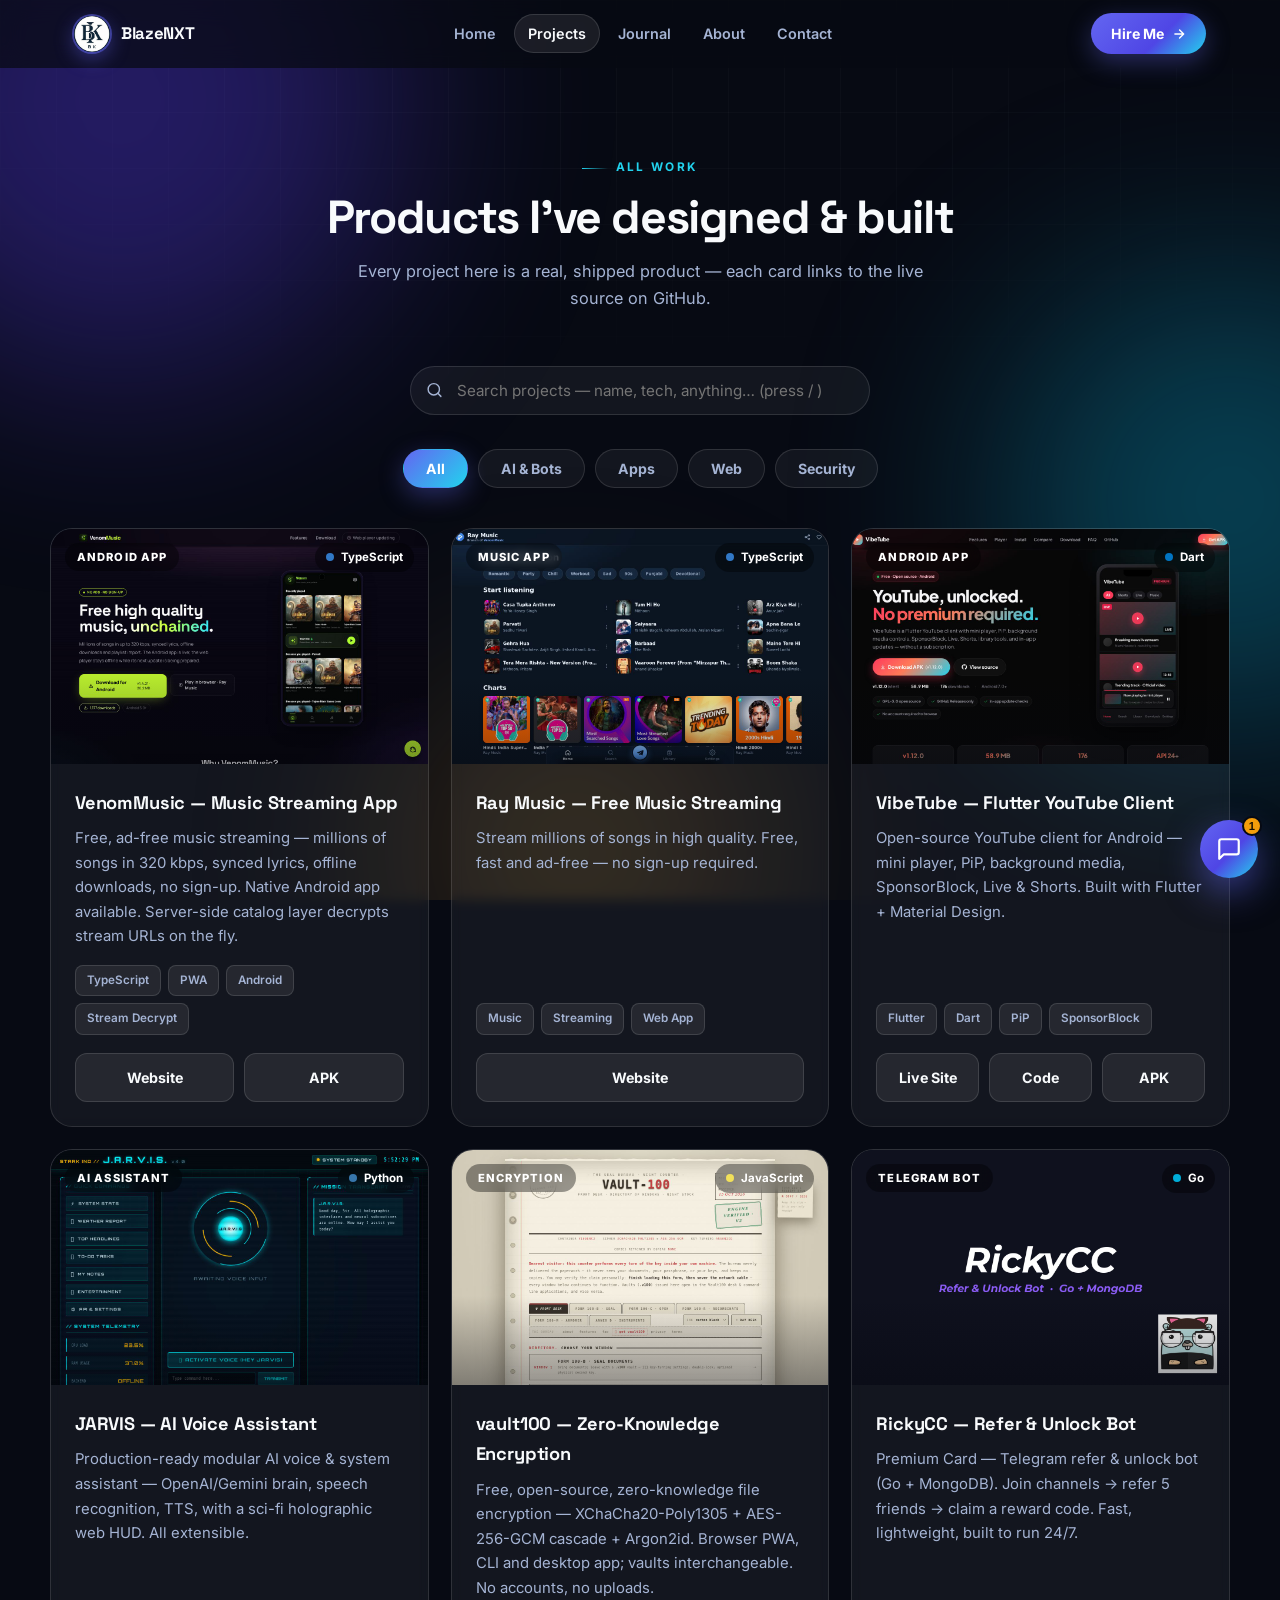
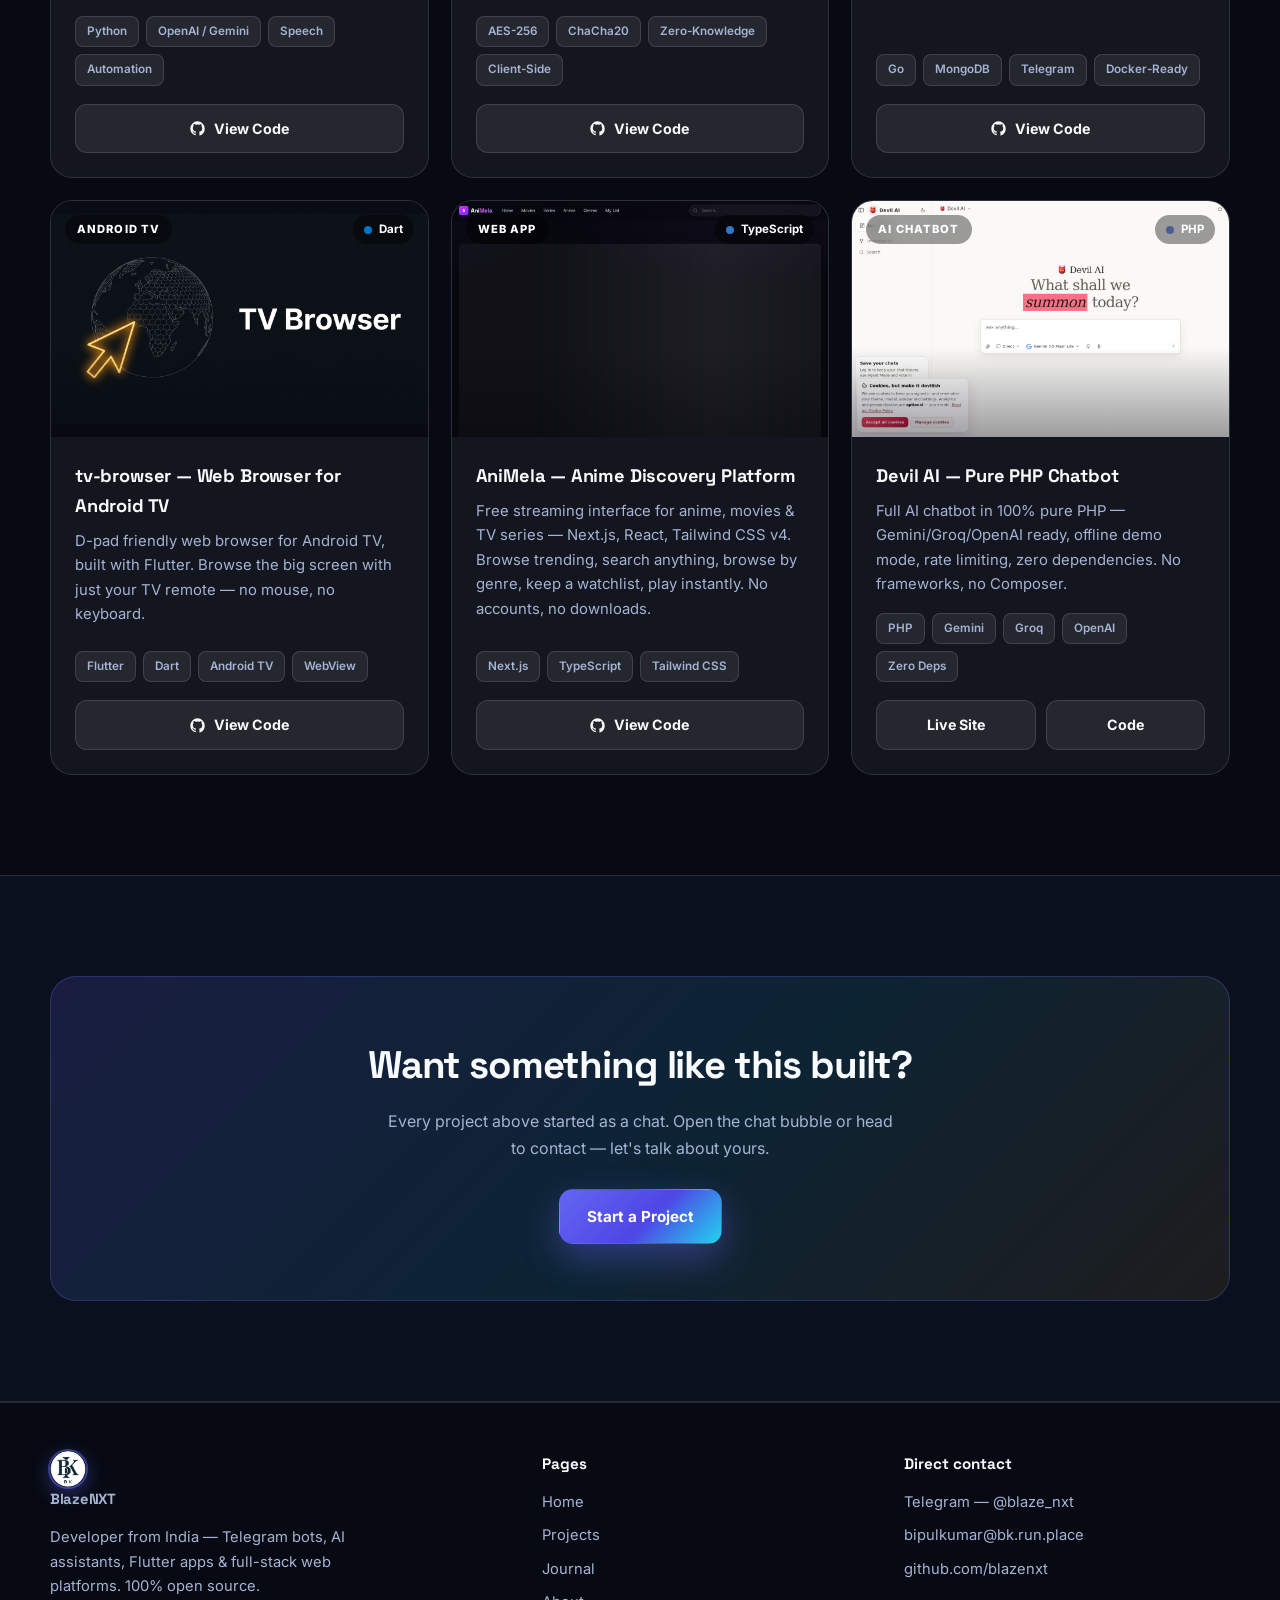
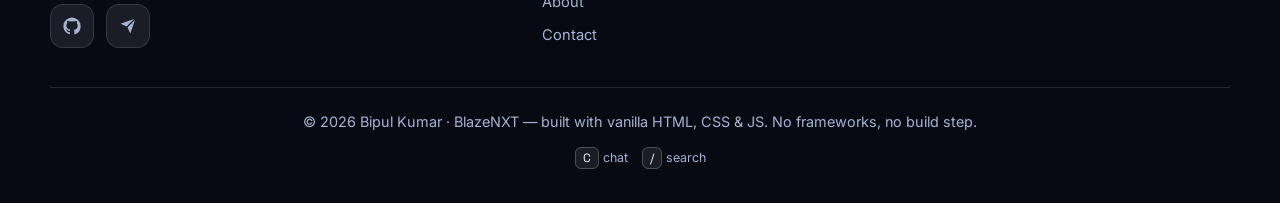
<file: projects.html>
﻿<!DOCTYPE html>
<html lang="en" data-theme="dark">
<head>
<script>document.documentElement.classList.add('js');document.documentElement.setAttribute('data-theme','dark');try{localStorage.removeItem('pf-theme');}catch(e){}</script>
<noscript><style>.reveal{opacity:1!important;transform:none!important}.bar i{width:100%!important}.stat b,.ghs b{opacity:1!important}</style></noscript>
<meta charset="UTF-8" />
<meta name="viewport" content="width=device-width, initial-scale=1.0" />
<meta http-equiv="Cache-Control" content="no-cache, no-store, must-revalidate" />
<meta http-equiv="Pragma" content="no-cache" />
<meta http-equiv="Expires" content="0" />

<title>Projects — Bipul Kumar (BlazeNXT) | Open-Source Software</title>
<meta name="description" content="All open-source projects by Bipul Kumar (BlazeNXT) — VenomMusic, VibeTube, Devil AI, vault100, JARVIS voice assistant, RickyCC, and Android TV tools." />
<meta name="keywords" content="VenomMusic, VibeTube, Devil AI, vault100, JARVIS, RickyCC, tv-browser, AniMela, Ray Music, BlazeNXT Projects, Open Source Software" />
<meta name="author" content="Bipul Kumar (BlazeNXT)" />
<meta name="creator" content="Bipul Kumar" />
<meta name="publisher" content="BlazeNXT" />

<!-- AI Crawling & Search Engine Directives -->
<meta name="robots" content="index, follow, max-image-preview:large, max-snippet:-1, max-video-preview:-1" />
<meta name="googlebot" content="index, follow, max-snippet:-1, max-image-preview:large, max-video-preview:-1" />
<meta name="bingbot" content="index, follow, max-snippet:-1, max-image-preview:large, max-video-preview:-1" />
<meta name="rating" content="general" />
<meta name="theme-color" content="#0a0e1a" />
<meta name="color-scheme" content="dark" />

<!-- Canonical & Multi-Domain Alternates -->
<link rel="canonical" href="https://blazenxt.in/projects.html" />
<link rel="alternate" hreflang="x-default" href="https://blazenxt.in/projects.html" />
<link rel="alternate" hreflang="en" href="https://blazenxt.in/projects.html" />
<link rel="alternate" href="https://blazenxt.com/projects.html" />
<link rel="alternate" href="https://blazenxt.github.io/projects.html" />

<!-- OpenGraph / Social Media -->
<meta property="og:site_name" content="BlazeNXT" />
<meta property="og:type" content="website" />
<meta property="og:locale" content="en_US" />
<meta property="og:url" content="https://blazenxt.in/projects.html" />
<meta property="og:title" content="Projects — Bipul Kumar (BlazeNXT) | Open-Source Software" />
<meta property="og:description" content="Explore open-source software by Bipul Kumar (BlazeNXT) — VenomMusic, VibeTube, Devil AI, vault100, JARVIS voice assistant, RickyCC, and tv-browser." />
<meta property="og:image" content="https://blazenxt.in/og-projects.svg" />
<meta property="og:image:secure_url" content="https://blazenxt.in/og-projects.svg" />
<meta property="og:image:type" content="image/svg+xml" />
<meta property="og:image:width" content="1200" />
<meta property="og:image:height" content="630" />
<meta property="og:image:alt" content="Projects by BlazeNXT" />

<!-- Twitter / X Cards -->
<meta name="twitter:card" content="summary_large_image" />
<meta name="twitter:site" content="@blaze_nxt" />
<meta name="twitter:creator" content="@blaze_nxt" />
<meta name="twitter:title" content="Projects — Bipul Kumar (BlazeNXT) | Open-Source Software" />
<meta name="twitter:description" content="Explore open-source software by Bipul Kumar (BlazeNXT) — VenomMusic, VibeTube, Devil AI, vault100, JARVIS voice assistant, RickyCC, and tv-browser." />
<meta name="twitter:image" content="https://blazenxt.in/og-projects.svg" />
<meta name="twitter:image:alt" content="Projects by BlazeNXT" />

<!-- PWA & Machine-Readable AI Discoverability -->
<link rel="manifest" href="site.webmanifest" />
<link rel="alternate" type="text/plain" title="LLM Machine-Readable Context" href="/llms.txt" />
<link rel="icon" type="image/png" href="logo.png" />
<link rel="apple-touch-icon" href="logo.png" />

<!-- Fonts -->
<link rel="preconnect" href="https://fonts.googleapis.com" />
<link rel="preconnect" href="https://fonts.gstatic.com" crossorigin />
<link href="https://fonts.googleapis.com/css2?family=Inter:wght@400;500;600;700;800&family=Space+Grotesk:wght@500;600;700&display=swap" rel="stylesheet" />

<!-- Structured Data Knowledge Graph (JSON-LD) -->
<script type="application/ld+json">
{
  "@context": "https://schema.org",
  "@graph": [
    {
      "@type": "CollectionPage",
      "@id": "https://blazenxt.in/projects.html#collection",
      "url": "https://blazenxt.in/projects.html",
      "name": "Projects — Bipul Kumar (BlazeNXT)",
      "description": "Comprehensive catalog of open-source software products created and maintained by Bipul Kumar (BlazeNXT).",
      "author": {
        "@type": "Person",
        "name": "Bipul Kumar",
        "alternateName": "BlazeNXT",
        "url": "https://blazenxt.in"
      },
      "mainEntity": {
        "@type": "ItemList",
        "name": "Featured Software Applications",
        "itemListElement": [
          {
            "@type": "ListItem",
            "position": 1,
            "item": {
              "@type": "SoftwareApplication",
              "name": "VenomMusic",
              "applicationCategory": "MultimediaApplication",
              "operatingSystem": "Android, Web",
              "description": "Free, ad-free music streaming app with 320 kbps high-fidelity audio, synced lyrics, and offline playback.",
              "url": "https://venomm.dpdns.org",
              "downloadUrl": "https://apkpure.com/p/com.blazenxt.venommusic",
              "author": { "@type": "Person", "name": "Bipul Kumar" }
            }
          },
          {
            "@type": "ListItem",
            "position": 2,
            "item": {
              "@type": "SoftwareApplication",
              "name": "Ray Music",
              "applicationCategory": "MultimediaApplication",
              "operatingSystem": "Web",
              "description": "Free music streaming web application with instant playback and zero sign-up required.",
              "url": "https://venomm.dpdns.org/ray",
              "author": { "@type": "Person", "name": "Bipul Kumar" }
            }
          },
          {
            "@type": "ListItem",
            "position": 3,
            "item": {
              "@type": "SoftwareApplication",
              "name": "VibeTube",
              "applicationCategory": "VideoApplication",
              "operatingSystem": "Android",
              "description": "Open-source YouTube client for Android built with Flutter featuring Picture-in-Picture, background playback, and SponsorBlock.",
              "url": "https://code-stride.github.io/VibeTube/",
              "downloadUrl": "https://github.com/Code-Stride/VibeTube/releases/latest/download/VibeTube-release.apk",
              "codeRepository": "https://github.com/Code-Stride/VibeTube",
              "author": { "@type": "Person", "name": "Bipul Kumar" }
            }
          },
          {
            "@type": "ListItem",
            "position": 4,
            "item": {
              "@type": "SoftwareApplication",
              "name": "JARVIS AI Assistant",
              "applicationCategory": "UtilitiesApplication",
              "operatingSystem": "Cross-platform",
              "description": "Modular desktop and web voice assistant powered by Gemini and OpenAI with speech recognition and holographic HUD.",
              "codeRepository": "https://github.com/blazenxt/JARVIS-AI-Assistant",
              "author": { "@type": "Person", "name": "Bipul Kumar" }
            }
          },
          {
            "@type": "ListItem",
            "position": 5,
            "item": {
              "@type": "SoftwareApplication",
              "name": "vault100",
              "applicationCategory": "SecurityApplication",
              "operatingSystem": "Web, CLI, Desktop",
              "description": "Zero-knowledge client-side file encryption with XChaCha20-Poly1305 + AES-256-GCM cascade and Argon2id.",
              "url": "https://vault100.blazenxt.in",
              "codeRepository": "https://github.com/blazenxt/vault100",
              "author": { "@type": "Person", "name": "Bipul Kumar" }
            }
          },
          {
            "@type": "ListItem",
            "position": 6,
            "item": {
              "@type": "SoftwareApplication",
              "name": "RickyCC",
              "applicationCategory": "CommunicationApplication",
              "operatingSystem": "Docker, Linux",
              "description": "High-concurrency Telegram referral and reward unlock bot built with Go and MongoDB.",
              "codeRepository": "https://github.com/blazenxt/RickyCC",
              "author": { "@type": "Person", "name": "Bipul Kumar" }
            }
          },
          {
            "@type": "ListItem",
            "position": 7,
            "item": {
              "@type": "SoftwareApplication",
              "name": "tv-browser",
              "applicationCategory": "BrowserApplication",
              "operatingSystem": "Android TV",
              "description": "D-pad friendly web browser for Android TV built with Flutter for seamless couch remote navigation.",
              "codeRepository": "https://github.com/blazenxt/tv-browser",
              "author": { "@type": "Person", "name": "Bipul Kumar" }
            }
          },
          {
            "@type": "ListItem",
            "position": 8,
            "item": {
              "@type": "SoftwareApplication",
              "name": "AniMela",
              "applicationCategory": "EntertainmentApplication",
              "operatingSystem": "Web",
              "description": "Modern anime and movie discovery platform built with Next.js and Tailwind CSS.",
              "codeRepository": "https://github.com/blazenxt/AniMela",
              "author": { "@type": "Person", "name": "Bipul Kumar" }
            }
          },
          {
            "@type": "ListItem",
            "position": 9,
            "item": {
              "@type": "SoftwareApplication",
              "name": "Devil AI",
              "applicationCategory": "ChatbotApplication",
              "operatingSystem": "PHP 8+",
              "description": "Full AI chatbot in 100% pure PHP supporting Gemini, Groq, and OpenAI with zero dependencies.",
              "url": "https://ai.blazenxt.in",
              "codeRepository": "https://github.com/blazenxt/devil-ai",
              "author": { "@type": "Person", "name": "Bipul Kumar" }
            }
          }
        ]
      }
    }
  ]
}
</script>
<style>
:root{
  color-scheme: dark;
  --bg:#070a13; --bg-2:#0e1424;
  --panel:rgba(255,255,255,.05); --panel-2:rgba(255,255,255,.08);
  --text:#f8fafc; --muted:#a5b4d4;
  --line:rgba(255,255,255,.12); --line-2:rgba(255,255,255,.22);
  --accent:#6366f1; --accent-2:#22d3ee; --accent-3:#f59e0b; --accent-4:#ec4899; --ok:#10b981;
  --radius:22px;
  --shadow:0 30px 80px rgba(0,0,0,.55);
  --glow:0 0 80px rgba(99,102,241,.35);
  --max:1180px;
  --font-display:"Space Grotesk","Inter",system-ui,sans-serif;
  --font-body:"Inter",system-ui,-apple-system,"Segoe UI",Roboto,sans-serif;
}
*{box-sizing:border-box;margin:0;padding:0}
html{scroll-behavior:smooth}
body{
  font-family:var(--font-body); background:var(--bg); color:var(--text);
  line-height:1.65; -webkit-font-smoothing:antialiased; overflow-x:hidden;
  transition:background .4s ease,color .4s ease;
}
@keyframes pagein{from{opacity:0}to{opacity:1}}
::selection{background:rgba(99,102,241,.45);color:#fff}
img{max-width:100%;display:block}
a{color:inherit;text-decoration:none}
section{padding:100px 24px;position:relative;scroll-margin-top:80px}
.wrap{max-width:var(--max);margin:0 auto}
h1,h2,h3,.brand{font-family:var(--font-display)}
.eyebrow{display:inline-flex;align-items:center;gap:8px;font-size:.74rem;letter-spacing:.2em;text-transform:uppercase;color:var(--accent-2);font-weight:700;margin-bottom:14px}
.eyebrow::before{content:"";width:26px;height:1.5px;background:linear-gradient(90deg,var(--accent-2),transparent)}
h2.title{font-size:clamp(1.9rem,4vw,2.9rem);line-height:1.12;letter-spacing:-.03em;font-weight:700}
.lead{color:var(--muted);max-width:62ch;margin-top:14px;font-size:1.02rem}
.section-head{margin-bottom:54px}

/* Ambient */
.ambient{position:fixed;inset:0;z-index:-2;overflow:hidden;pointer-events:none}
.ambient::before{
  content:"";position:absolute;inset:0;
  background:linear-gradient(rgba(255,255,255,.025) 1px,transparent 1px),linear-gradient(90deg,rgba(255,255,255,.025) 1px,transparent 1px);
  background-size:56px 56px;
  mask-image:radial-gradient(ellipse 90% 60% at 50% 0%,#000 30%,transparent 75%);
  -webkit-mask-image:radial-gradient(ellipse 90% 60% at 50% 0%,#000 30%,transparent 75%);
}
.orb{position:absolute;border-radius:50%;filter:blur(110px);opacity:.35}
.o1{width:560px;height:560px;background:#5b3df5;top:-180px;left:-160px}
.o2{width:460px;height:460px;background:#0891b2;top:30%;right:-180px;animation-delay:-8s;opacity:.4}
.o3{width:380px;height:380px;background:#b8862d;bottom:-140px;left:30%;animation-delay:-15s;opacity:.22}
@keyframes drift{0%,100%{transform:translate(0,0) scale(1)}33%{transform:translate(60px,-40px) scale(1.1)}66%{transform:translate(-40px,40px) scale(.94)}}

#progress{position:fixed;top:0;left:0;height:2.5px;width:0;z-index:99;background:linear-gradient(90deg,var(--accent),var(--accent-2),var(--accent-3))}

/* Nav */
header.nav{
  position:fixed;top:0;left:0;right:0;z-index:50;
  backdrop-filter:blur(12px);-webkit-backdrop-filter:blur(12px);
  background:color-mix(in srgb,var(--bg) 72%,transparent);
  border-bottom:1px solid transparent;transition:border-color .3s,background .3s;
}
header.nav.scrolled{border-bottom-color:var(--line)}
.nav-in{max-width:var(--max);margin:0 auto;padding:13px 24px;display:flex;align-items:center;gap:18px;justify-content:space-between}
.brand{display:flex;align-items:center;gap:11px;font-weight:700;font-size:1.05rem;letter-spacing:-.02em}
.brand .dot{width:36px;height:36px;border-radius:50%;object-fit:cover;display:block;box-shadow:0 0 0 2px rgba(99,102,241,.5),0 6px 20px rgba(99,102,241,.45)}
nav.links{display:flex;gap:4px;align-items:center}
nav.links a{padding:8px 14px;border-radius:999px;font-size:.9rem;color:var(--muted);font-weight:600;transition:.25s}
nav.links a:hover{color:var(--text);background:var(--panel-2)}
nav.links a.active{color:var(--text);background:var(--panel-2);box-shadow:inset 0 0 0 1px var(--line)}
.nav-actions{display:flex;align-items:center;gap:10px}
.icon-btn{width:38px;height:38px;border-radius:12px;border:1px solid var(--line);background:var(--panel);display:grid;place-items:center;cursor:pointer;color:var(--text);transition:.25s}
.icon-btn:hover{transform:translateY(-2px);border-color:var(--line-2)}
.burger{display:none}
.hire-btn{
  padding:9px 20px;border-radius:999px;font-size:.88rem;font-weight:700;
  background:linear-gradient(135deg,var(--accent),#4f46e5 60%,var(--accent-2));color:#fff;
  box-shadow:0 8px 24px rgba(99,102,241,.35);transition:.25s;display:inline-flex;align-items:center;gap:8px;
}
.hire-btn:hover{transform:translateY(-2px);box-shadow:0 12px 32px rgba(99,102,241,.5)}

/* Buttons */
.btns{display:flex;gap:14px;flex-wrap:wrap}
.btn{padding:14px 27px;border-radius:14px;font-weight:700;font-size:.95rem;cursor:pointer;border:1px solid transparent;transition:.28s;display:inline-flex;align-items:center;gap:10px;font-family:var(--font-body)}
.btn-primary{background:linear-gradient(135deg,var(--accent),#4f46e5 55%,var(--accent-2));color:#fff;box-shadow:0 14px 36px rgba(99,102,241,.4);position:relative;overflow:hidden}
.btn-primary::after{content:"";position:absolute;inset:0;background:linear-gradient(135deg,transparent 30%,rgba(255,255,255,.25) 50%,transparent 70%);transform:translateX(-120%);transition:transform .6s}
.btn-primary:hover{transform:translateY(-3px);box-shadow:0 20px 46px rgba(99,102,241,.55)}
.btn-primary:hover::after{transform:translateX(120%)}
.btn-ghost{background:var(--panel);border-color:var(--line);color:var(--text);backdrop-filter:blur(6px)}
.btn-ghost:hover{transform:translateY(-3px);border-color:var(--line-2);background:var(--panel-2)}

/* Cards */
.card{background:var(--panel);border:1px solid var(--line);border-radius:var(--radius);padding:28px;backdrop-filter:blur(6px);transition:transform .3s,border-color .3s,box-shadow .3s}.card:hover{transform:translateY(-4px);border-color:var(--line-2);box-shadow:var(--shadow)}
.bento{display:grid;grid-template-columns:repeat(12,1fr);gap:18px}
.b-card{background:var(--panel);border:1px solid var(--line);border-radius:var(--radius);padding:28px;transition:.3s;position:relative;overflow:hidden;backdrop-filter:blur(6px)}
.b-card::before{content:"";position:absolute;inset:0;opacity:0;transition:.35s;pointer-events:none;background:radial-gradient(420px circle at var(--mx,50%) var(--my,50%),rgba(99,102,241,.13),transparent 45%)}
.b-card:hover{transform:translateY(-6px) scale(1.01);border-color:var(--accent);box-shadow:var(--glow),0 20px 50px rgba(0,0,0,.35)}
.b-card:hover::before{opacity:1}
.b-card h3{font-size:1.12rem;margin-bottom:10px;display:flex;align-items:center;gap:12px;letter-spacing:-.01em}
.b-card h3 .ic{width:38px;height:38px;border-radius:12px;display:grid;place-items:center;flex:none;background:color-mix(in srgb,var(--accent) 16%,transparent);border:1px solid color-mix(in srgb,var(--accent) 30%,transparent);color:var(--accent-2)}
.b-card p{color:var(--muted);font-size:.95rem}

/* Hero */
.hero{min-height:100svh;display:flex;align-items:center;padding-top:130px;overflow:hidden}
.hero-grid{display:grid;grid-template-columns:1.15fr .85fr;gap:60px;align-items:center;position:relative;z-index:1}
.pill{display:inline-flex;align-items:center;gap:10px;padding:8px 16px;border-radius:999px;background:var(--panel);border:1px solid var(--line);font-size:.84rem;color:var(--muted);font-weight:600;backdrop-filter:blur(6px)}
.pulse{width:8px;height:8px;border-radius:50%;background:var(--ok);box-shadow:0 0 0 0 rgba(52,211,153,.7);animation:pulse 2.2s infinite}
@keyframes pulse{0%{box-shadow:0 0 0 0 rgba(52,211,153,.55)}70%{box-shadow:0 0 0 12px rgba(52,211,153,0)}100%{box-shadow:0 0 0 0 rgba(52,211,153,0)}}
h1{font-size:clamp(2.5rem,6.4vw,4.5rem);line-height:1.04;letter-spacing:-.04em;margin:26px 0 8px;font-weight:700}
.grad{background:linear-gradient(100deg,var(--accent) 0%,var(--accent-2) 50%,var(--accent-3) 100%);background-size:200% 100%;-webkit-background-clip:text;background-clip:text;color:transparent;}
@keyframes gradshift{0%,100%{background-position:0% 0}50%{background-position:100% 0}}
.aka{font-size:.78rem;font-weight:800;letter-spacing:.18em;text-transform:uppercase;color:var(--muted)}
.aka b{color:var(--accent-2)}
.role{font-size:clamp(1.05rem,2.4vw,1.35rem);color:var(--muted);font-weight:600;min-height:1.6em;font-family:var(--font-display)}
.role span{color:var(--accent-2)}
.caret{border-right:2.5px solid var(--accent-2);animation:blink 1s steps(2,start) infinite}
@keyframes blink{50%{border-color:transparent}}
.hero p.desc{color:var(--muted);margin:24px 0 32px;max-width:54ch;font-size:1.04rem}
.stats{display:flex;gap:14px;margin-top:48px;flex-wrap:wrap}
.stat{padding:16px 22px;border-radius:16px;background:var(--panel);border:1px solid var(--line);backdrop-filter:blur(6px);min-width:128px}
.stat b{display:block;font-size:1.75rem;letter-spacing:-.03em;line-height:1.2;background:linear-gradient(135deg,var(--accent-2),var(--accent));-webkit-background-clip:text;background-clip:text;color:transparent}
.stat span{font-size:.74rem;color:var(--muted);text-transform:uppercase;letter-spacing:.12em;font-weight:600}

/* Logo halo */
.logo-halo{position:relative;width:min(400px,100%);aspect-ratio:1;margin:0 auto;display:grid;place-items:center}
.ring{position:absolute;inset:0;border-radius:50%;background:conic-gradient(from 0deg,var(--accent),var(--accent-2),var(--accent-3),var(--accent));mask:radial-gradient(farthest-side,transparent calc(100% - 3px),#000 calc(100% - 2px));-webkit-mask:radial-gradient(farthest-side,transparent calc(100% - 3px),#000 calc(100% - 2px));opacity:.85}
.ring2{position:absolute;inset:26px;border-radius:50%;background:conic-gradient(from 180deg,transparent,var(--accent-2),transparent 60%);mask:radial-gradient(farthest-side,transparent calc(100% - 2px),#000 calc(100% - 1px));-webkit-mask:radial-gradient(farthest-side,transparent calc(100% - 2px),#000 calc(100% - 1px));opacity:.4}
@keyframes spin{to{transform:rotate(360deg)}}
.halo-img{width:74%;border-radius:50%;position:relative;z-index:1;box-shadow:0 0 0 10px rgba(99,102,241,.08),0 0 90px rgba(34,211,238,.25),var(--shadow)}
.halo-float{position:absolute;z-index:2;background:color-mix(in srgb,var(--bg-2) 82%,transparent);border:1px solid var(--line-2);border-radius:16px;padding:11px 16px;font-size:.83rem;font-weight:700;display:flex;gap:9px;align-items:center;backdrop-filter:blur(12px);box-shadow:var(--shadow);font-family:var(--font-display);letter-spacing:-.01em}
.hf1{top:6%;left:-4%}.hf2{bottom:8%;right:-4%;}
@keyframes bob{0%,100%{transform:translateY(0)}50%{transform:translateY(-12px)}}

/* Marquee */
.marquee{border-block:1px solid var(--line);padding:20px 0;overflow:hidden;background:color-mix(in srgb,var(--bg-2) 60%,transparent);mask-image:linear-gradient(90deg,transparent,#000 12%,#000 88%,transparent);-webkit-mask-image:linear-gradient(90deg,transparent,#000 12%,#000 88%,transparent)}
.mq-track{display:flex;gap:38px;width:max-content;animation:mq 30s linear infinite}
.marquee:hover .mq-track{animation-play-state:paused}
@keyframes mq{to{transform:translateX(-50%)}}
.mq-item{display:flex;align-items:center;gap:38px;font-family:var(--font-display);font-size:1.02rem;font-weight:600;color:var(--muted);white-space:nowrap;letter-spacing:-.01em}
.mq-item i{width:7px;height:7px;background:linear-gradient(135deg,var(--accent),var(--accent-2));transform:rotate(45deg);border-radius:1.5px;flex:none}

/* Soft band */
.soft{background:color-mix(in srgb,var(--bg-2) 72%,transparent);border-block:1px solid var(--line)}

/* Projects */
.filters{display:flex;gap:10px;justify-content:center;flex-wrap:wrap;margin-bottom:40px}
.filter{padding:10px 22px;border-radius:999px;background:var(--panel);border:1px solid var(--line);color:var(--muted);font-weight:700;font-size:.88rem;cursor:pointer;transition:.25s;font-family:var(--font-body)}
.filter.active{background:linear-gradient(135deg,var(--accent),var(--accent-2));color:#fff;border-color:transparent;box-shadow:0 8px 24px rgba(99,102,241,.35)}
.filter:not(.active):hover{color:var(--text);border-color:var(--line-2)}
.projects{display:grid;grid-template-columns:repeat(auto-fit,minmax(330px,1fr));gap:22px}
.project{background:var(--panel);border:1px solid var(--line);border-radius:var(--radius);overflow:hidden;transition:.35s;display:flex;flex-direction:column;backdrop-filter:blur(6px)}
.project:hover{transform:translateY(-10px);border-color:var(--accent);box-shadow:var(--shadow),0 0 40px rgba(99,102,241,.2)}
.project.hidden{display:none}
.preview{position:relative;aspect-ratio:16/10;overflow:hidden;background:var(--bg-2)}
.preview img{width:100%;height:100%;object-fit:cover;object-position:top center;display:block;transition:transform .5s cubic-bezier(.2,.8,.2,1)}
.project:hover .preview img{transform:scale(1.05)}
.preview::after{content:"";position:absolute;inset:0;pointer-events:none;background:linear-gradient(180deg,rgba(4,6,13,0) 62%,rgba(4,6,13,.38))}
.preview .tag{position:absolute;top:14px;left:14px;font-size:.7rem;font-weight:800;padding:5px 12px;border-radius:999px;background:rgba(0,0,0,.38);color:#fff;backdrop-filter:blur(6px);letter-spacing:.1em;text-transform:uppercase;z-index:2}
.preview .lang{position:absolute;top:14px;right:14px;font-size:.72rem;font-weight:700;padding:5px 11px;border-radius:999px;background:rgba(0,0,0,.38);color:#fff;backdrop-filter:blur(6px);z-index:2;display:flex;align-items:center;gap:7px}
.lang i{width:8px;height:8px;border-radius:50%;flex:none}
.p-body{padding:24px;display:flex;flex-direction:column;flex:1}
.p-body h3{font-size:1.14rem;margin-bottom:8px;letter-spacing:-.01em}
.p-body p{color:var(--muted);font-size:.93rem;margin-bottom:16px;flex:1}
.stack{display:flex;flex-wrap:wrap;gap:7px;margin-bottom:18px}
.stack span{font-size:.73rem;padding:5px 11px;border-radius:8px;background:var(--panel-2);color:var(--muted);font-weight:600;border:1px solid var(--line)}
.gh-btn{display:flex;align-items:center;justify-content:center;gap:9px;padding:12px;border-radius:12px;font-size:.89rem;font-weight:700;border:1px solid var(--line);color:var(--text);transition:.25s;background:var(--panel-2)}
.gh-btn:hover{border-color:var(--line-2);transform:translateY(-2px);box-shadow:0 10px 26px rgba(0,0,0,.25)}
.btn-row{display:flex;gap:10px}
.btn-row .gh-btn{flex:1}

/* Skills */
.skills-wrap{display:grid;grid-template-columns:repeat(auto-fit,minmax(310px,1fr));gap:18px}
.skill{padding:24px}
.skill-top{display:flex;justify-content:space-between;align-items:center;margin-bottom:13px;font-weight:700;font-size:.95rem}
.skill-top small{color:var(--accent-2);font-weight:800;font-family:var(--font-display)}
.bar{height:8px;border-radius:999px;background:var(--panel-2);overflow:hidden;border:1px solid var(--line)}
.bar i{display:block;height:100%;width:0;border-radius:999px;background:linear-gradient(90deg,var(--accent),var(--accent-2));box-shadow:0 0 14px rgba(34,211,238,.5);transition:width 1.4s cubic-bezier(.2,.8,.2,1)}
.tools{display:flex;flex-wrap:wrap;gap:10px;margin-top:38px;justify-content:center}
.tool{padding:10px 18px;border-radius:999px;background:var(--panel);border:1px solid var(--line);font-size:.88rem;font-weight:600;color:var(--muted);transition:.25s;cursor:default}
.tool:hover{color:var(--text);border-color:var(--accent);transform:translateY(-3px);box-shadow:var(--glow)}

/* Timeline */
.timeline{position:relative;padding-left:38px;max-width:760px;margin:0 auto}
.timeline::before{content:"";position:absolute;left:10px;top:8px;bottom:8px;width:2px;background:linear-gradient(180deg,var(--accent),var(--accent-2),transparent)}
.tl-item{position:relative;margin-bottom:38px}
.tl-item:last-child{margin-bottom:0}
.tl-item::before{content:"";position:absolute;left:-34px;top:20px;width:18px;height:18px;border-radius:50%;background:var(--bg);border:3px solid var(--accent);box-shadow:0 0 0 5px color-mix(in srgb,var(--accent) 20%,transparent),0 0 18px rgba(99,102,241,.6)}
.tl-card{background:var(--panel);border:1px solid var(--line);border-radius:16px;padding:22px 24px;transition:.3s;backdrop-filter:blur(6px)}
.tl-card:hover{border-color:var(--line-2);transform:translateX(6px)}
.tl-date{font-size:.76rem;color:var(--accent-2);font-weight:800;letter-spacing:.14em;text-transform:uppercase}
.tl-card h3{font-size:1.1rem;margin:6px 0 3px}
.tl-card .org{color:var(--muted);font-weight:600;font-size:.92rem}
.tl-card p{color:var(--muted);font-size:.93rem;margin-top:9px}

/* Contact */
.contact-grid{display:grid;grid-template-columns:.9fr 1.1fr;gap:20px;align-items:start}
.contact-info{display:grid;gap:13px;margin-top:4px}
.ci{display:flex;gap:14px;align-items:center;padding:15px;border-radius:14px;background:var(--panel-2);border:1px solid var(--line);transition:.25s}
.ci:hover{border-color:var(--line-2);transform:translateY(-2px)}
.ci .ic{width:42px;height:42px;border-radius:13px;display:grid;place-items:center;flex:none;background:color-mix(in srgb,var(--accent) 20%,transparent);border:1px solid color-mix(in srgb,var(--accent) 32%,transparent);color:var(--accent-2)}
.ci small{display:block;color:var(--muted);font-size:.78rem;text-transform:uppercase;letter-spacing:.1em;font-weight:700}
.ci b{font-size:.94rem;word-break:break-all}
.field{margin-bottom:16px}
.field label{display:block;font-size:.83rem;font-weight:700;margin-bottom:8px;color:var(--muted)}
.field input,.field textarea{width:100%;padding:14px 16px;border-radius:13px;border:1px solid var(--line);background:var(--panel-2);color:var(--text);font-family:inherit;font-size:.95rem;transition:.25s}
.field input:focus,.field textarea:focus{outline:none;border-color:var(--accent);box-shadow:0 0 0 4px color-mix(in srgb,var(--accent) 16%,transparent)}
textarea{resize:vertical;min-height:130px}
.faq details{background:var(--panel);border:1px solid var(--line);border-radius:14px;padding:18px 22px;margin-bottom:12px;transition:.25s}
.faq details[open]{border-color:var(--line-2)}
.faq summary{cursor:pointer;font-weight:700;font-family:var(--font-display);letter-spacing:-.01em;list-style:none;display:flex;align-items:center;gap:12px}
.faq summary::before{content:"+";width:26px;height:26px;border-radius:9px;background:color-mix(in srgb,var(--accent) 18%,transparent);color:var(--accent-2);display:grid;place-items:center;font-weight:800;flex:none;transition:.25s}
.faq details[open] summary::before{content:"–"}
.faq details p{color:var(--muted);font-size:.93rem;margin-top:12px;padding-left:38px}

/* CTA band */
.cta-band{
  border-radius:26px;padding:56px 40px;text-align:center;position:relative;overflow:hidden;
  background:linear-gradient(135deg,rgba(99,102,241,.16),rgba(34,211,238,.10) 55%,rgba(251,191,36,.08));
  border:1px solid color-mix(in srgb,var(--accent) 30%,transparent);
}
.cta-band h2{font-size:clamp(1.6rem,3.4vw,2.4rem);letter-spacing:-.03em;margin-bottom:12px}
.cta-band p{color:var(--muted);max-width:52ch;margin:0 auto 28px}

/* Footer */
footer{border-top:1px solid var(--line);padding:48px 24px 34px;color:var(--muted);font-size:.9rem}
.foot-grid{max-width:var(--max);margin:0 auto;display:grid;grid-template-columns:1.4fr 1fr 1fr;gap:36px;margin-bottom:30px}
.foot-grid h4{font-family:var(--font-display);color:var(--text);margin-bottom:14px;font-size:.95rem}
.foot-grid a{display:block;color:var(--muted);margin-bottom:9px;transition:.2s;font-size:.92rem}
.foot-grid a:hover{color:var(--accent-2)}
.foot-bottom{max-width:var(--max);margin:0 auto;padding-top:22px;border-top:1px solid var(--line);text-align:center}
.socials{display:flex;gap:12px;margin-top:6px}
.socials a{width:44px;height:44px;border-radius:13px;display:grid;place-items:center;background:var(--panel-2);border:1px solid var(--line);transition:.25s;color:var(--muted)}
.socials a:hover{transform:translateY(-4px);color:#fff;background:linear-gradient(135deg,var(--accent),var(--accent-2));border-color:transparent;box-shadow:0 12px 28px rgba(99,102,241,.4)}

/* Floating stack: back-to-top + chat */
.fab-stack{position:fixed;right:22px;bottom:22px;z-index:80;display:flex;flex-direction:column;gap:12px;align-items:flex-end}
.to-top{width:46px;height:46px;border-radius:50%;background:color-mix(in srgb,var(--bg-2) 85%,transparent);border:1px solid var(--line-2);display:grid;place-items:center;cursor:pointer;color:var(--text);backdrop-filter:blur(12px);opacity:0;pointer-events:none;transition:.3s;box-shadow:var(--shadow)}
.to-top.show{opacity:1;pointer-events:auto}
.to-top:hover{border-color:var(--accent);color:var(--accent-2);transform:translateY(-3px)}

/* Chat widget */
.chat-fab{
  width:58px;height:58px;border-radius:50%;border:none;cursor:pointer;position:relative;
  background:linear-gradient(135deg,var(--accent),#4f46e5 55%,var(--accent-2));
  display:grid;place-items:center;color:#fff;
  box-shadow:0 14px 36px rgba(99,102,241,.5);transition:.3s;
}
.chat-fab:hover{transform:scale(1.08)}
.chat-fab svg{transition:.3s}
.chat-fab .badge{
  position:absolute;top:-4px;right:-4px;min-width:20px;height:20px;border-radius:999px;
  background:var(--accent-3);color:#1a1204;font-size:.7rem;font-weight:800;
  display:grid;place-items:center;padding:0 5px;border:2px solid var(--bg);
}
.chat-panel{
  position:fixed;right:22px;bottom:92px;width:min(370px,calc(100vw - 34px));height:min(520px,calc(100vh - 130px));
  background:color-mix(in srgb,var(--bg-2) 92%,transparent);border:1px solid var(--line-2);border-radius:22px;
  box-shadow:var(--shadow);backdrop-filter:blur(12px);z-index:90;
  display:flex;flex-direction:column;overflow:hidden;
  opacity:0;pointer-events:none;transform:translateY(16px) scale(.98);transition:.3s cubic-bezier(.2,.8,.2,1);
}
.chat-panel.open{opacity:1;pointer-events:auto;transform:none}
.ch-head{
  padding:16px 18px;display:flex;align-items:center;gap:12px;
  background:linear-gradient(135deg,rgba(99,102,241,.25),rgba(34,211,238,.14));
  border-bottom:1px solid var(--line);
}
.ch-avatar{width:40px;height:40px;border-radius:50%;object-fit:cover;box-shadow:0 0 0 2px rgba(99,102,241,.5)}
.ch-title{font-family:var(--font-display);font-weight:700;font-size:.98rem;letter-spacing:-.01em}
.ch-status{font-size:.76rem;color:var(--ok);display:flex;align-items:center;gap:6px;font-weight:600}
.ch-status i{width:7px;height:7px;border-radius:50%;background:var(--ok);animation:pulse 2.2s infinite}
.ch-close{margin-left:auto;background:none;border:none;color:var(--muted);cursor:pointer;font-size:1.2rem;padding:6px;line-height:1}
.ch-close:hover{color:var(--text)}
.ch-msgs{flex:1;overflow-y:auto;padding:16px;display:flex;flex-direction:column;gap:10px}
.ch-msgs::-webkit-scrollbar{width:5px}
.ch-msgs::-webkit-scrollbar-thumb{background:var(--line-2);border-radius:99px}
.msg{max-width:82%;padding:10px 14px;border-radius:16px;font-size:.9rem;line-height:1.5;animation:msgin .25s ease}
@keyframes msgin{from{opacity:0;transform:translateY(6px)}to{opacity:1;transform:none}}
.msg.bot{background:var(--panel-2);border:1px solid var(--line);border-bottom-left-radius:5px;align-self:flex-start;color:var(--text)}
.msg.user{background:linear-gradient(135deg,var(--accent),#4f46e5);color:#fff;border-bottom-right-radius:5px;align-self:flex-end}
.ch-chips{display:flex;flex-wrap:wrap;gap:7px;padding:0 16px 10px}
.chip-btn{padding:7px 13px;border-radius:999px;background:var(--panel);border:1px solid var(--line);color:var(--muted);font-size:.8rem;font-weight:600;cursor:pointer;transition:.2s;font-family:var(--font-body)}
.chip-btn:hover{border-color:var(--accent);color:var(--text)}
.ch-send-opts{display:flex;flex-direction:column;gap:7px;padding:0 16px 12px}
.send-opt{
  display:flex;align-items:center;gap:11px;padding:11px 14px;border-radius:13px;
  border:1px solid var(--line);background:var(--panel);font-size:.88rem;font-weight:700;
  cursor:pointer;transition:.22s;color:var(--text);font-family:var(--font-body);text-align:left;
}
.send-opt:hover{border-color:var(--line-2);transform:translateX(3px)}
.send-opt i{width:30px;height:30px;border-radius:10px;display:grid;place-items:center;flex:none;color:#fff}
.send-opt small{display:block;font-weight:500;color:var(--muted);font-size:.76rem}
.ch-inputrow{display:flex;gap:9px;padding:12px;border-top:1px solid var(--line);background:color-mix(in srgb,var(--bg) 45%,transparent)}
.ch-inputrow input{
  flex:1;padding:12px 15px;border-radius:999px;border:1px solid var(--line);
  background:var(--panel-2);color:var(--text);font-family:inherit;font-size:.9rem;outline:none;transition:.25s;
}
.ch-inputrow input:focus{border-color:var(--accent)}
.ch-inputrow button{
  width:46px;height:46px;border-radius:50%;border:none;cursor:pointer;flex:none;
  background:linear-gradient(135deg,var(--accent),var(--accent-2));color:#fff;display:grid;place-items:center;transition:.25s;
}
.ch-inputrow button:hover{transform:scale(1.06)}


/* GitHub live stats */
.gh-stats{display:grid;grid-template-columns:repeat(auto-fit,minmax(150px,1fr));gap:14px;margin-top:20px}
.ghs{padding:20px;border-radius:16px;background:var(--panel);border:1px solid var(--line);text-align:center;transition:.25s}
.ghs:hover{border-color:var(--line-2);transform:translateY(-3px)}
.ghs b{display:block;font-size:1.6rem;font-family:var(--font-display);background:linear-gradient(135deg,var(--accent-2),var(--accent));-webkit-background-clip:text;background-clip:text;color:transparent}
.ghs span{font-size:.72rem;color:var(--muted);text-transform:uppercase;letter-spacing:.1em;font-weight:600}
.ghs small{display:block;font-size:.68rem;color:var(--muted);opacity:.7;margin-top:3px}
.live-dot{display:inline-flex;align-items:center;gap:6px;font-size:.72rem;color:var(--ok);font-weight:700;letter-spacing:.08em;text-transform:uppercase}
.live-dot i{width:7px;height:7px;border-radius:50%;background:var(--ok);animation:pulse 2s infinite}

/* Now building */
.now-building{margin-top:26px;display:grid;gap:10px}
.nb{display:flex;align-items:center;gap:14px;padding:14px 16px;border-radius:14px;background:var(--panel);border:1px solid var(--line);transition:.25s}
.nb:hover{border-color:var(--line-2);transform:translateX(4px)}
.nb .repo{font-family:var(--font-display);font-weight:700;font-size:.92rem;color:var(--text)}
.nb .when{margin-left:auto;font-size:.75rem;color:var(--muted);flex:none}
.nb a{display:flex;align-items:center;gap:14px;flex:1;min-width:0}
.nb .dot{width:8px;height:8px;border-radius:50%;background:linear-gradient(135deg,var(--accent),var(--accent-2));flex:none}

/* Testimonials */
.testi-grid{display:grid;grid-template-columns:repeat(auto-fit,minmax(300px,1fr));gap:20px}
.testi{padding:28px;position:relative}
.testi::before{content:"C";position:absolute;top:8px;right:22px;font-size:5rem;font-family:Georgia,serif;color:var(--accent);opacity:.15;line-height:1}
.testi p{color:var(--text);font-size:.97rem;margin-bottom:18px;font-style:italic}
.testi .who{display:flex;align-items:center;gap:12px}
.testi .who .av{width:42px;height:42px;border-radius:50%;background:linear-gradient(135deg,var(--accent),var(--accent-2));display:grid;place-items:center;color:#fff;font-weight:800;font-size:.85rem;flex:none}
.testi .who b{display:block;font-size:.92rem;color:var(--text)}
.testi .who small{color:var(--muted);font-size:.8rem}
.testi .stars-row{color:var(--accent-3);letter-spacing:2px;font-size:.85rem;margin-bottom:10px}

/* Project search */
.search-wrap{position:relative;max-width:460px;margin:0 auto 34px}
.search-wrap svg{position:absolute;left:16px;top:50%;transform:translateY(-50%);color:var(--muted)}
#projSearch{width:100%;padding:14px 18px 14px 46px;border-radius:999px;border:1px solid var(--line);background:var(--panel);color:var(--text);font-size:.95rem;font-family:inherit;outline:none;transition:.25s}
#projSearch:focus{border-color:var(--accent);box-shadow:0 0 0 4px color-mix(in srgb,var(--accent) 14%,transparent)}
.no-results{display:none;text-align:center;color:var(--muted);padding:40px;font-size:.95rem}

/* Blog */
.blog-grid{display:grid;grid-template-columns:repeat(auto-fit,minmax(300px,1fr));gap:20px}
.post{padding:0;overflow:hidden;transition:.3s;display:flex;flex-direction:column}
.post:hover{transform:translateY(-5px);border-color:var(--line-2)}
.post .post-body{padding:24px;flex:1;display:flex;flex-direction:column}
.post .p-date{font-size:.74rem;color:var(--accent-2);font-weight:700;letter-spacing:.1em;text-transform:uppercase}
.post h3{margin:8px 0 10px;font-size:1.08rem;letter-spacing:-.01em}
.post p{color:var(--muted);font-size:.92rem;flex:1}
.post .read-more{margin-top:16px;color:var(--accent-2);font-weight:700;font-size:.88rem;display:inline-flex;align-items:center;gap:7px}
.post .read-more:hover{text-decoration:underline}

/* Animated timeline */
.tl-item .tl-progress{height:5px;border-radius:99px;background:var(--panel-2);margin-top:14px;overflow:hidden;border:1px solid var(--line)}
.tl-item .tl-progress i{display:block;height:100%;width:0;background:linear-gradient(90deg,var(--accent),var(--accent-2));transition:width 1.2s cubic-bezier(.2,.8,.2,1)}

/* Keyboard hints footer */
.kbd-hints{display:flex;gap:14px;justify-content:center;flex-wrap:wrap;margin-top:14px;font-size:.78rem;color:var(--muted)}
.kbd-hints kbd{background:var(--panel-2);border:1px solid var(--line-2);border-radius:6px;padding:2px 7px;font-family:var(--font-display);font-size:.75rem;color:var(--text)}

/* 404 */
.nf-wrap{min-height:100svh;display:grid;place-items:center;text-align:center;padding:120px 24px 60px;position:relative;z-index:1}
.nf-code{font-size:clamp(5rem,18vw,11rem);font-weight:800;line-height:1;letter-spacing:-.04em;background:linear-gradient(100deg,var(--accent),var(--accent-2),var(--accent-3));-webkit-background-clip:text;background-clip:text;color:transparent}
.nf-wrap h1{font-size:clamp(1.4rem,3vw,2rem);margin:10px 0 14px}
.nf-wrap p{color:var(--muted);max-width:46ch;margin:0 auto 30px}

/* Project detail */
.pd-hero{display:grid;grid-template-columns:1.1fr .9fr;gap:44px;align-items:center;padding-top:150px}
.pd-hero .preview{border-radius:22px;border:1px solid var(--line);box-shadow:var(--shadow)}
.pd-meta{display:flex;gap:10px;flex-wrap:wrap;margin:18px 0 22px}
.pd-meta span{font-size:.78rem;padding:6px 13px;border-radius:999px;background:var(--panel-2);border:1px solid var(--line);color:var(--muted);font-weight:600}
.pd-section{max-width:820px;margin:0 auto}
.pd-section h2{font-size:1.5rem;margin:44px 0 16px;letter-spacing:-.02em}
.pd-section ul{list-style:none;display:grid;gap:11px}
.pd-section ul li{display:flex;gap:11px;color:var(--muted);font-size:.96rem}
.pd-section ul li::before{content:"✓";color:var(--ok);font-weight:800;flex:none}
.pd-nav{display:flex;justify-content:space-between;gap:14px;margin-top:60px;flex-wrap:wrap}

@media (max-width:960px){
  .pd-hero{grid-template-columns:1fr;padding-top:120px}
}

/* Reveal */
/* Reveal: default visible for no-JS, scrapers, and headless capture */
.reveal{opacity:1;transform:none;transition:opacity .75s cubic-bezier(.16,1,.3,1),transform .75s cubic-bezier(.16,1,.3,1)}
html.js .reveal:not(.in){opacity:0;transform:translateY(24px)}
html.js .reveal.in{opacity:1;transform:none}

@media print{
  .reveal{opacity:1!important;transform:none!important}
  .ambient,#progress,.fab-stack,.chat-panel,.scroll-cue,.marquee,.search-wrap,.filters,.btn,.icon-btn{display:none!important}
  header.nav{position:static!important;background:none!important;border:none!important}
  body{background:#fff!important;color:#000!important}
  .card,.b-card,.project,.post,.stat{break-inside:avoid;box-shadow:none!important;background:#fff!important;color:#000!important;border:1px solid #ccc!important}
}

/* Responsive */
@media (max-width:960px){
  .hero-grid{grid-template-columns:1fr;gap:52px}
  .hero{text-align:center;padding-top:120px}
  .btns,.stats{justify-content:center}
  .hero p.desc{margin-inline:auto}
  .eyebrow{justify-content:center}
  .logo-halo{width:min(320px,86%)}
  .hf1{left:0}.hf2{right:0}
  .bento{grid-template-columns:1fr 1fr}
  .b-about{grid-column:span 2;grid-row:auto}
  .b-s1,.b-s2{grid-column:span 1}
  .contact-grid{grid-template-columns:1fr}
  .foot-grid{grid-template-columns:1fr 1fr}
}
@media (max-width:720px){
  nav.links{position:absolute;top:64px;right:18px;flex-direction:column;align-items:stretch;background:color-mix(in srgb,var(--bg-2) 92%,transparent);border:1px solid var(--line);border-radius:16px;padding:10px;min-width:190px;box-shadow:var(--shadow);display:none;backdrop-filter:blur(18px)}
  nav.links.open{display:flex}
  .burger{display:grid}
  section{padding:76px 20px}
  .bento{grid-template-columns:1fr}
  .b-about,.b-s1,.b-s2{grid-column:span 1}
  .stats{gap:10px}
  .stat{flex:1;min-width:calc(50% - 10px)}
  .foot-grid{grid-template-columns:1fr;gap:24px}
  .cta-band{padding:44px 22px}
  .hire-btn{display:none}
}
@media (prefers-reduced-motion:reduce){
  *{animation:none!important;transition:none!important}
  .reveal{opacity:1;transform:none}
}
</style>
</head>
<body>
<div class="ambient"><div class="orb o1"></div><div class="orb o2"></div><div class="orb o3"></div></div>
<div id="progress"></div>
<header class="nav" id="nav">
  <div class="nav-in">
    <a href="index.html" class="brand"><img class="dot" src="logo.png" alt="BlazeNXT logo"> BlazeNXT</a>
    <nav class="links" id="links">
      <a href="index.html">Home</a>
      <a href="projects.html" class="active">Projects</a>
      <a href="blog.html">Journal</a>
      <a href="about.html">About</a>
      <a href="contact.html">Contact</a>
    </nav>
    <div class="nav-actions">
      <a href="contact.html" class="hire-btn">Hire Me
        <svg width="14" height="14" viewBox="0 0 24 24" fill="none" stroke="currentColor" stroke-width="2.4" stroke-linecap="round" stroke-linejoin="round"><path d="M5 12h14M13 5l7 7-7 7"/></svg>
      </a>
      <button class="icon-btn burger" id="burger" aria-label="Menu">
        <svg width="20" height="20" viewBox="0 0 24 24" fill="none" stroke="currentColor" stroke-width="2" stroke-linecap="round"><path d="M3 6h18M3 12h18M3 18h18"/></svg>
      </button>
    </div>
  </div>
</header>

<main id="main-content">
<section id="projects" style="padding-top:150px">
  <div class="wrap">
    <div class="section-head reveal" style="text-align:center">
      <span class="eyebrow" style="justify-content:center">All work</span>
      <h2 class="title">Products I've designed &amp; built</h2>
      <p class="lead" style="margin-inline:auto">Every project here is a real, shipped product — each card links to the live source on GitHub.</p>
    </div>

    <div class="search-wrap reveal">
      <svg width="17" height="17" viewBox="0 0 24 24" fill="none" stroke="currentColor" stroke-width="2" stroke-linecap="round"><circle cx="11" cy="11" r="8"/><path d="m21 21-4.3-4.3"/></svg>
      <input id="projSearch" type="text" placeholder="Search projects — name, tech, anything… (press / )" autocomplete="off">
    </div>

    <div class="filters reveal">
      <button class="filter active" data-f="all">All</button>
      <button class="filter" data-f="ai">AI &amp; Bots</button>
      <button class="filter" data-f="apps">Apps</button>
      <button class="filter" data-f="web">Web</button>
      <button class="filter" data-f="security">Security</button>
    </div>

    <div class="no-results" id="noResults" style="display:none">No results — try "bot", "flutter", "encryption"…</div>

    <div class="projects" id="projectsGrid">
      <!-- 9 products: full open-source shelf -->
      
<article class="project reveal" data-cat="web">
  <div class="preview"><img src="previews/venommusic.jpg" alt="VenomMusic preview" loading="lazy"><span class="tag">Android App</span><span class="lang"><i style="background:#3178c6"></i>TypeScript</span></div>
  <div class="p-body">
    <h3>VenomMusic — Music Streaming App</h3>
    <p>Free, ad-free music streaming — millions of songs in 320 kbps, synced lyrics, offline downloads, no sign-up. Native Android app available. Server-side catalog layer decrypts stream URLs on the fly.</p>
    <div class="stack"><span>TypeScript</span><span>PWA</span><span>Android</span><span>Stream Decrypt</span></div>
    <div class="btn-row">
      <a class="gh-btn" href="https://venomm.dpdns.org" target="_blank" rel="noopener">Website</a>
      <a class="gh-btn" href="https://apkpure.com/p/com.blazenxt.venommusic" target="_blank" rel="noopener">APK</a>
    </div>
  </div>
</article>
<article class="project reveal" data-cat="web">
  <div class="preview"><img src="previews/ray.jpg" alt="Ray Music preview" loading="lazy"><span class="tag">Music App</span><span class="lang"><i style="background:#3178c6"></i>TypeScript</span></div>
  <div class="p-body">
    <h3>Ray Music — Free Music Streaming</h3>
    <p>Stream millions of songs in high quality. Free, fast and ad-free — no sign-up required.</p>
    <div class="stack"><span>Music</span><span>Streaming</span><span>Web App</span></div>
    <div class="btn-row">
      <a class="gh-btn" href="https://venomm.dpdns.org/ray" target="_blank" rel="noopener">Website</a>
    </div>
  </div>
</article>
<article class="project reveal" data-cat="apps">
  <div class="preview"><img src="previews/vibetube.jpg" alt="VibeTube preview" loading="lazy"><span class="tag">Android App</span><span class="lang"><i style="background:#0175c2"></i>Dart</span></div>
  <div class="p-body">
    <h3>VibeTube — Flutter YouTube Client</h3>
    <p>Open-source YouTube client for Android — mini player, PiP, background media, SponsorBlock, Live &amp; Shorts. Built with Flutter + Material Design.</p>
    <div class="stack"><span>Flutter</span><span>Dart</span><span>PiP</span><span>SponsorBlock</span></div>
    <div class="btn-row">
      <a class="gh-btn" href="https://code-stride.github.io/VibeTube/" target="_blank" rel="noopener">Live Site</a>
      <a class="gh-btn" href="https://github.com/Code-Stride/VibeTube" target="_blank" rel="noopener">Code</a>
      <a class="gh-btn" href="https://github.com/Code-Stride/VibeTube/releases/latest/download/VibeTube-release.apk" target="_blank" rel="noopener">APK</a>
    </div>
  </div>
</article>
<article class="project reveal" data-cat="ai">
  <div class="preview"><img src="previews/jarvis.jpg" alt="JARVIS preview" loading="lazy"><span class="tag">AI Assistant</span><span class="lang"><i style="background:#3776ab"></i>Python</span></div>
  <div class="p-body">
    <h3>JARVIS — AI Voice Assistant</h3>
    <p>Production-ready modular AI voice &amp; system assistant — OpenAI/Gemini brain, speech recognition, TTS, with a sci-fi holographic web HUD. All extensible.</p>
    <div class="stack"><span>Python</span><span>OpenAI / Gemini</span><span>Speech</span><span>Automation</span></div>
    <a class="gh-btn" href="https://github.com/blazenxt/JARVIS-AI-Assistant" target="_blank" rel="noopener">
      <svg width="15" height="15" viewBox="0 0 24 24" fill="currentColor"><path d="M12 .5A11.5 11.5 0 0 0 .5 12a11.5 11.5 0 0 0 7.9 10.9c.6.1.8-.2.8-.6v-2.2c-3.2.7-3.9-1.5-3.9-1.5-.5-1.3-1.3-1.7-1.3-1.7-1-.7.1-.7.1-.7 1.1.1 1.7 1.2 1.7 1.2 1 1.7 2.6 1.2 3.3.9.1-.7.4-1.2.7-1.5-2.6-.3-5.3-1.3-5.3-5.7 0-1.3.5-2.3 1.2-3.1-.1-.3-.5-1.5.1-3.1 0 0 1-.3 3.3 1.2a11.5 11.5 0 0 1 6 0C17.3 4.9 18.3 5.2 18.3 5.2c.6 1.6.2 2.8.1 3.1a4.5 4.5 0 0 1 1.2 3.1c0 4.4-2.7 5.4-5.3 5.7.4.4.8 1.1.8 2.2v3.3c0 .4.2.7.8.6A11.5 11.5 0 0 0 23.5 12A11.5 11.5 0 0 0 12 .5z"/></svg>
      View Code
    </a>
  </div>
</article>
<article class="project reveal" data-cat="security">
  <div class="preview"><img src="previews/vault100.jpg" alt="vault100 preview" loading="lazy"><span class="tag">Encryption</span><span class="lang"><i style="background:#f1e05a"></i>JavaScript</span></div>
  <div class="p-body">
    <h3>vault100 — Zero-Knowledge Encryption</h3>
    <p>Free, open-source, zero-knowledge file encryption — XChaCha20-Poly1305 + AES-256-GCM cascade + Argon2id. Browser PWA, CLI and desktop app; vaults interchangeable. No accounts, no uploads.</p>
    <div class="stack"><span>AES-256</span><span>ChaCha20</span><span>Zero-Knowledge</span><span>Client-Side</span></div>
    <a class="gh-btn" href="https://github.com/blazenxt/vault100" target="_blank" rel="noopener">
      <svg width="15" height="15" viewBox="0 0 24 24" fill="currentColor"><path d="M12 .5A11.5 11.5 0 0 0 .5 12a11.5 11.5 0 0 0 7.9 10.9c.6.1.8-.2.8-.6v-2.2c-3.2.7-3.9-1.5-3.9-1.5-.5-1.3-1.3-1.7-1.3-1.7-1-.7.1-.7.1-.7 1.1.1 1.7 1.2 1.7 1.2 1 1.7 2.6 1.2 3.3.9.1-.7.4-1.2.7-1.5-2.6-.3-5.3-1.3-5.3-5.7 0-1.3.5-2.3 1.2-3.1-.1-.3-.5-1.5.1-3.1 0 0 1-.3 3.3 1.2a11.5 11.5 0 0 1 6 0C17.3 4.9 18.3 5.2 18.3 5.2c.6 1.6.2 2.8.1 3.1a4.5 4.5 0 0 1 1.2 3.1c0 4.4-2.7 5.4-5.3 5.7.4.4.8 1.1.8 2.2v3.3c0 .4.2.7.8.6A11.5 11.5 0 0 0 23.5 12A11.5 11.5 0 0 0 12 .5z"/></svg>
      View Code
    </a>
  </div>
</article>
<article class="project reveal" data-cat="ai">
  <div class="preview"><img src="previews/rickycc.jpg" alt="RickyCC preview" loading="lazy"><span class="tag">Telegram Bot</span><span class="lang"><i style="background:#00add8"></i>Go</span></div>
  <div class="p-body">
    <h3>RickyCC — Refer &amp; Unlock Bot</h3>
    <p>Premium Card — Telegram refer &amp; unlock bot (Go + MongoDB). Join channels → refer 5 friends → claim a reward code. Fast, lightweight, built to run 24/7.</p>
    <div class="stack"><span>Go</span><span>MongoDB</span><span>Telegram</span><span>Docker-Ready</span></div>
    <a class="gh-btn" href="https://github.com/blazenxt/RickyCC" target="_blank" rel="noopener">
      <svg width="15" height="15" viewBox="0 0 24 24" fill="currentColor"><path d="M12 .5A11.5 11.5 0 0 0 .5 12a11.5 11.5 0 0 0 7.9 10.9c.6.1.8-.2.8-.6v-2.2c-3.2.7-3.9-1.5-3.9-1.5-.5-1.3-1.3-1.7-1.3-1.7-1-.7.1-.7.1-.7 1.1.1 1.7 1.2 1.7 1.2 1 1.7 2.6 1.2 3.3.9.1-.7.4-1.2.7-1.5-2.6-.3-5.3-1.3-5.3-5.7 0-1.3.5-2.3 1.2-3.1-.1-.3-.5-1.5.1-3.1 0 0 1-.3 3.3 1.2a11.5 11.5 0 0 1 6 0C17.3 4.9 18.3 5.2 18.3 5.2c.6 1.6.2 2.8.1 3.1a4.5 4.5 0 0 1 1.2 3.1c0 4.4-2.7 5.4-5.3 5.7.4.4.8 1.1.8 2.2v3.3c0 .4.2.7.8.6A11.5 11.5 0 0 0 23.5 12A11.5 11.5 0 0 0 12 .5z"/></svg>
      View Code
    </a>
  </div>
</article>
<article class="project reveal" data-cat="apps">
  <div class="preview"><img src="previews/tvbrowser.jpg" alt="TV browser preview" loading="lazy"><span class="tag">Android TV</span><span class="lang"><i style="background:#0175c2"></i>Dart</span></div>
  <div class="p-body">
    <h3>tv-browser — Web Browser for Android TV</h3>
    <p>D-pad friendly web browser for Android TV, built with Flutter. Browse the big screen with just your TV remote — no mouse, no keyboard.</p>
    <div class="stack"><span>Flutter</span><span>Dart</span><span>Android TV</span><span>WebView</span></div>
    <a class="gh-btn" href="https://github.com/blazenxt/tv-browser" target="_blank" rel="noopener">
      <svg width="15" height="15" viewBox="0 0 24 24" fill="currentColor"><path d="M12 .5A11.5 11.5 0 0 0 .5 12a11.5 11.5 0 0 0 7.9 10.9c.6.1.8-.2.8-.6v-2.2c-3.2.7-3.9-1.5-3.9-1.5-.5-1.3-1.3-1.7-1.3-1.7-1-.7.1-.7.1-.7 1.1.1 1.7 1.2 1.7 1.2 1 1.7 2.6 1.2 3.3.9.1-.7.4-1.2.7-1.5-2.6-.3-5.3-1.3-5.3-5.7 0-1.3.5-2.3 1.2-3.1-.1-.3-.5-1.5.1-3.1 0 0 1-.3 3.3 1.2a11.5 11.5 0 0 1 6 0C17.3 4.9 18.3 5.2 18.3 5.2c.6 1.6.2 2.8.1 3.1a4.5 4.5 0 0 1 1.2 3.1c0 4.4-2.7 5.4-5.3 5.7.4.4.8 1.1.8 2.2v3.3c0 .4.2.7.8.6A11.5 11.5 0 0 0 23.5 12A11.5 11.5 0 0 0 12 .5z"/></svg>
      View Code
    </a>
  </div>
</article>
<article class="project reveal" data-cat="web">
  <div class="preview"><img src="previews/animela.jpg" alt="AniMela preview" loading="lazy"><span class="tag">Web App</span><span class="lang"><i style="background:#3178c6"></i>TypeScript</span></div>
  <div class="p-body">
    <h3>AniMela — Anime Discovery Platform</h3>
    <p>Free streaming interface for anime, movies &amp; TV series — Next.js, React, Tailwind CSS v4. Browse trending, search anything, browse by genre, keep a watchlist, play instantly. No accounts, no downloads.</p>
    <div class="stack"><span>Next.js</span><span>TypeScript</span><span>Tailwind CSS</span></div>
    <a class="gh-btn" href="https://github.com/blazenxt/AniMela" target="_blank" rel="noopener">
      <svg width="15" height="15" viewBox="0 0 24 24" fill="currentColor"><path d="M12 .5A11.5 11.5 0 0 0 .5 12a11.5 11.5 0 0 0 7.9 10.9c.6.1.8-.2.8-.6v-2.2c-3.2.7-3.9-1.5-3.9-1.5-.5-1.3-1.3-1.7-1.3-1.7-1-.7.1-.7.1-.7 1.1.1 1.7 1.2 1.7 1.2 1 1.7 2.6 1.2 3.3.9.1-.7.4-1.2.7-1.5-2.6-.3-5.3-1.3-5.3-5.7 0-1.3.5-2.3 1.2-3.1-.1-.3-.5-1.5.1-3.1 0 0 1-.3 3.3 1.2a11.5 11.5 0 0 1 6 0C17.3 4.9 18.3 5.2 18.3 5.2c.6 1.6.2 2.8.1 3.1a4.5 4.5 0 0 1 1.2 3.1c0 4.4-2.7 5.4-5.3 5.7.4.4.8 1.1.8 2.2v3.3c0 .4.2.7.8.6A11.5 11.5 0 0 0 23.5 12A11.5 11.5 0 0 0 12 .5z"/></svg>
      View Code
    </a>
  </div>
</article>

<article class="project reveal" data-cat="ai">
  <div class="preview"><img src="previews/devilai.jpg" alt="Devil AI — Pure PHP chatbot interface" loading="lazy"><span class="tag">AI Chatbot</span><span class="lang"><i style="background:#4F5D95"></i>PHP</span></div>
  <div class="p-body">
    <h3>Devil AI — Pure PHP Chatbot</h3>
    <p>Full AI chatbot in 100% pure PHP — Gemini/Groq/OpenAI ready, offline demo mode, rate limiting, zero dependencies. No frameworks, no Composer.</p>
    <div class="stack"><span>PHP</span><span>Gemini</span><span>Groq</span><span>OpenAI</span><span>Zero Deps</span></div>
    <div class="btn-row">
      <a class="gh-btn" href="https://ai.blazenxt.in" target="_blank" rel="noopener">Live Site</a>
      <a class="gh-btn" href="https://github.com/blazenxt/devil-ai" target="_blank" rel="noopener">Code</a>
    </div>
  </div>
</article>
    </div>
  </div>
</section>

<!-- CTA -->
<section id="cta" class="soft">
  <div class="wrap">
    <div class="cta-band reveal">
      <h2>Want something like this built?</h2>
      <p>Every project above started as a chat. Open the chat bubble or head to contact — let's talk about yours.</p>
      <div class="btns" style="justify-content:center">
        <a href="contact.html" class="btn btn-primary">Start a Project</a>
      </div>
    </div>
  </div>
</section>

<footer>
  <div class="foot-grid">
    <div>
      <a href="index.html" class="brand" style="margin-bottom:14px"><img class="dot" src="logo.png" alt="BlazeNXT logo"> BlazeNXT</a>
      <p style="font-size:.92rem;max-width:34ch">Developer from India — Telegram bots, AI assistants, Flutter apps &amp; full-stack web platforms. 100% open source.</p>
      <div class="socials">
        <a href="https://github.com/blazenxt" target="_blank" rel="noopener" aria-label="GitHub"><svg width="18" height="18" viewBox="0 0 24 24" fill="currentColor"><path d="M12 .5A11.5 11.5 0 0 0 .5 12a11.5 11.5 0 0 0 7.9 10.9c.6.1.8-.2.8-.6v-2.2c-3.2.7-3.9-1.5-3.9-1.5-.5-1.3-1.3-1.7-1.3-1.7-1-.7.1-.7.1-.7 1.1.1 1.7 1.2 1.7 1.2 1 1.7 2.6 1.2 3.3.9.1-.7.4-1.2.7-1.5-2.6-.3-5.3-1.3-5.3-5.7 0-1.3.5-2.3 1.2-3.1-.1-.3-.5-1.5.1-3.1 0 0 1-.3 3.3 1.2a11.5 11.5 0 0 1 6 0C17.3 4.9 18.3 5.2 18.3 5.2c.6 1.6.2 2.8.1 3.1a4.5 4.5 0 0 1 1.2 3.1c0 4.4-2.7 5.4-5.3 5.7.4.4.8 1.1.8 2.2v3.3c0 .4.2.7.8.6A11.5 11.5 0 0 0 23.5 12A11.5 11.5 0 0 0 12 .5z"/></svg></a>
        <a href="https://t.me/blaze_nxt" target="_blank" rel="noopener" aria-label="Telegram"><svg width="18" height="18" viewBox="0 0 24 24" fill="currentColor"><path d="m22 2-7 20-4-9-9-4z"/><path d="M22 2 11 13" stroke="#04121f" stroke-width="1.6" stroke-linecap="round"/></svg></a>
      </div>
    </div>
    <div>
      <h4>Pages</h4>
      <a href="index.html">Home</a>
      <a href="projects.html">Projects</a>
      <a href="blog.html">Journal</a>
      <a href="about.html">About</a>
      <a href="contact.html">Contact</a>
    </div>
    <div>
      <h4>Direct contact</h4>
      <!-- EDIT: apne real links yahan -->
      <a href="https://t.me/blaze_nxt" target="_blank" rel="noopener">Telegram — @blaze_nxt</a>
      <a href="mailto:bipulkumar@bk.run.place">bipulkumar@bk.run.place</a>
      <a href="https://github.com/blazenxt" target="_blank" rel="noopener">github.com/blazenxt</a>
    </div>
  </div>
  <div class="foot-bottom">
    <div>&copy; <span id="year">2026</span> Bipul Kumar &middot; BlazeNXT &mdash; built with vanilla HTML, CSS &amp; JS. No frameworks, no build step.</div>
    <div class="kbd-hints"><span><kbd>C</kbd> chat</span><span><kbd>/</kbd> search</span></div>
  </div>
</footer>
<div class="fab-stack">
  <button class="to-top" id="toTop" aria-label="Back to top">
    <svg width="18" height="18" viewBox="0 0 24 24" fill="none" stroke="currentColor" stroke-width="2.4" stroke-linecap="round" stroke-linejoin="round"><path d="M12 19V5M5 12l7-7 7 7"/></svg>
  </button>
  <button class="chat-fab" id="chatFab" aria-label="Open support chat">
    <svg id="chatIcoMsg" width="26" height="26" viewBox="0 0 24 24" fill="none" stroke="currentColor" stroke-width="2" stroke-linecap="round" stroke-linejoin="round"><path d="M21 15a2 2 0 0 1-2 2H7l-4 4V5a2 2 0 0 1 2-2h14a2 2 0 0 1 2 2z"/></svg>
    <svg id="chatIcoX" width="24" height="24" viewBox="0 0 24 24" fill="none" stroke="currentColor" stroke-width="2.4" stroke-linecap="round" style="display:none"><path d="M18 6 6 18M6 6l12 12"/></svg>
    <span class="badge" id="chatBadge">1</span>
  </button>
</div>

<div class="chat-panel" id="chatPanel" role="dialog" aria-label="Support chat">
  <div class="ch-head">
    <img class="ch-avatar" src="logo.png" alt="BlazeNXT">
    <div>
      <div class="ch-title">BlazeNXT Support</div>
      <div class="ch-status"><i></i> Online — replies within a few hours</div>
    </div>
    <button class="ch-close" id="chatClose" aria-label="Close chat">&times;</button>
  </div>
  <div class="ch-msgs" id="chMsgs"></div>
  <div class="ch-chips" id="chChips"></div>
  <div class="ch-send-opts" id="chSendOpts" style="display:none"></div>
  <div class="ch-inputrow">
    <input id="chInput" type="text" placeholder="Type your message…" maxlength="500">
    <button id="chSend" aria-label="Send">
      <svg width="19" height="19" viewBox="0 0 24 24" fill="none" stroke="currentColor" stroke-width="2" stroke-linecap="round" stroke-linejoin="round"><path d="m22 2-7 20-4-9-9-4z"/></svg>
    </button>
  </div>
</div>
<script>

/* ---------- Theme: Permanently Dark ---------- */
const root = document.documentElement;
root.setAttribute('data-theme', 'dark');
try { localStorage.removeItem('pf-theme'); } catch(e){}

/* ---------- Mobile menu ---------- */
const burger = document.getElementById('burger');
const links = document.getElementById('links');
burger.addEventListener('click', () => links.classList.toggle('open'));
links.addEventListener('click', e => { if (e.target.tagName === 'A') links.classList.remove('open'); });

/* ---------- Scroll: nav + progress + to-top ---------- */
const nav = document.getElementById('nav');
const progress = document.getElementById('progress');
const toTop = document.getElementById('toTop');
addEventListener('scroll', () => {
  nav.classList.toggle('scrolled', scrollY > 12);
  const h = document.documentElement.scrollHeight - innerHeight;
  progress.style.width = (h > 0 ? (scrollY / h) * 100 : 0) + '%';
  toTop.classList.toggle('show', scrollY > 600);
}, { passive: true });
toTop.addEventListener('click', () => scrollTo({ top: 0, behavior: 'smooth' }));

/* ---------- Reveal ---------- */
const io = new IntersectionObserver(entries => {
  entries.forEach(e => {
    if (!e.isIntersecting) return;
    e.target.classList.add('in');
    e.target.querySelectorAll('.bar i').forEach((b, i) => {
      setTimeout(() => b.style.width = b.dataset.fill + '%', i * 120);
    });
    io.unobserve(e.target);
  });
}, { threshold: .15 });
document.querySelectorAll('.reveal').forEach(el => io.observe(el));

/* ---------- Counters ---------- */
const cio = new IntersectionObserver(entries => {
  entries.forEach(e => {
    if (!e.isIntersecting) return;
    const el = e.target, target = +el.dataset.count, dur = 1400, start = performance.now();
    (function step(now){
      const p = Math.min((now - start) / dur, 1);
      el.textContent = Math.round(target * (1 - Math.pow(1 - p, 3))) + (el.dataset.suffix ?? '+');
      if (p < 1) requestAnimationFrame(step);
    })(start);
    cio.unobserve(el);
  });
}, { threshold: .6 });
document.querySelectorAll('[data-count]').forEach(el => cio.observe(el));

/* ---------- Typing (hero only) ---------- */
const typed = document.getElementById('typed');
if (typed){
  const words = ['Telegram bots.', ' AI assistants.', ' Flutter apps.', ' web platforms.', ' open-source tools.'];
  let wi = 0, ci = 0, deleting = false;
  (function type(){
    const w = words[wi];
    typed.textContent = w.slice(0, ci);
    if (!deleting && ci === w.length) { deleting = true; setTimeout(type, 1700); return; }
    if (deleting && ci === 0) { deleting = false; wi = (wi + 1) % words.length; setTimeout(type, 260); return; }
    ci += deleting ? -1 : 1;
    setTimeout(type, deleting ? 34 : 64);
  })();
}

/* ---------- Project filters (projects page) ---------- */
document.querySelectorAll('.filter').forEach(btn => {
  btn.addEventListener('click', () => {
    document.querySelectorAll('.filter').forEach(b => b.classList.remove('active'));
    btn.classList.add('active');
    const f = btn.dataset.f;
    document.querySelectorAll('.project').forEach(p => {
      p.classList.toggle('hidden', !(f === 'all' || p.dataset.cat === f));
    });
  });
});

/* ---------- Card spotlight ---------- */
document.querySelectorAll('.b-card').forEach(card => {
  card.addEventListener('pointermove', e => {
    const r = card.getBoundingClientRect();
    card.style.setProperty('--mx', (e.clientX - r.left) + 'px');
    card.style.setProperty('--my', (e.clientY - r.top) + 'px');
  });
});

/* ---------- Contact form ---------- */
function sendMail(e){
  e.preventDefault();
  const n = document.getElementById('name').value.trim();
  const em = document.getElementById('email').value.trim();
  const s = document.getElementById('subject').value.trim() || 'Portfolio enquiry';
  const m = document.getElementById('msg').value.trim();
  const note = document.getElementById('formNote');
  // EDIT: apna real email yahan
  const to = 'bipulkumar@bk.run.place';
  window.location.href = `mailto:${to}?subject=${encodeURIComponent(s + ' — ' + n)}&body=${encodeURIComponent(m + '\n\n— ' + n + '\n' + em)}`;
  note.style.display = 'block';
  note.textContent = 'Opening your email client…';
  return false;
}
window.sendMail = sendMail;


/* ---------- Keyboard shortcuts ---------- */
addEventListener('keydown', e => {
  if (e.target.matches('input, textarea') || e.metaKey || e.ctrlKey || e.altKey) return;
  const k = e.key.toLowerCase();
if (k === 'c') { chatFab && chatFab.click(); }
  if (k === '/') {
    e.preventDefault();
    const s = document.getElementById('projSearch');
    if (s) s.focus();
    else { const f = document.querySelector('a[href*="projects"]'); f && f.click(); }
  }
});

/* ---------- GitHub live stats + now building ---------- */
(async () => {
  const statsEl = document.getElementById('ghStats');
  const nbEl = document.getElementById('nowBuilding');
  if (!statsEl && !nbEl) return;
  try {
    const d = await (await fetch('github-data.json')).json();
    if (statsEl){
      const set = (id, v) => { const el = document.getElementById(id); if (el) el.textContent = v; };
      set('ghsRepos', d.repos + '+');
      set('ghsForks', d.forks);
      set('ghsLangs', Object.keys(d.languages).length);
      set('ghsCommits', '24/7');
      const gen = document.getElementById('ghsUpdated');
      if (gen && d.generated_at) gen.textContent = 'updated ' + new Date(d.generated_at).toLocaleDateString('en-IN', {day:'numeric', month:'short'});
    }
    if (nbEl){
      const fmt = iso => {
        const days = Math.floor((Date.now() - new Date(iso)) / 864e5);
        if (days === 0) return 'today';
        if (days === 1) return 'yesterday';
        if (days < 30) return days + ' days ago';
        return Math.floor(days/30) + ' mo ago';
      };
      const items = d.activity.filter(a => !a.name.includes('github.io')).slice(0, 4);
      nbEl.innerHTML = items.map(a => `
        <div class="nb">
          <a href="${a.url}" target="_blank" rel="noopener">
            <span class="dot"></span>
            <span class="repo">${a.name}${a.private ? ' 🔒' : ''}</span>
            <span class="when">${fmt(a.pushed_at)}</span>
          </a>
        </div>`).join('');
    }
  } catch(err) { /* silent */ }
})();

/* ---------- Project live search ---------- */
const projSearch = document.getElementById('projSearch');
if (projSearch){
  projSearch.addEventListener('input', () => {
    const q = projSearch.value.toLowerCase().trim();
    let visible = 0;
    document.querySelectorAll('.project').forEach(p => {
      const match = !q || p.textContent.toLowerCase().includes(q);
      p.classList.toggle('hidden', !match);
      if (match) visible++;
    });
    const nr = document.getElementById('noResults');
    if (nr) nr.style.display = visible ? 'none' : 'block';
    document.querySelectorAll('.filter').forEach(b => b.classList.remove('active'));
    const allBtn = document.querySelector('.filter[data-f="all"]');
    if (allBtn) allBtn.classList.add('active');
  });
}

/* ---------- Animated timeline bars ---------- */
const tio = new IntersectionObserver(entries => {
  entries.forEach(e => {
    if (!e.isIntersecting) return;
    e.target.querySelectorAll('.tl-progress i').forEach(b => {
      b.style.width = b.dataset.w + '%';
    });
    tio.unobserve(e.target);
  });
}, { threshold: .3 });
document.querySelectorAll('.timeline').forEach(t => tio.observe(t));

/* ---------- CV print ---------- */
function printCV(){ window.print(); }
window.printCV = printCV;

/* ---------- Year ---------- */
document.getElementById('year').textContent = new Date().getFullYear();

/* ---------- Marquee dup ---------- */
const mq = document.getElementById('mqTrack');
if (mq) mq.innerHTML += mq.innerHTML;


/* ---------- Support chat ---------- */
const CONTACTS = {
  telegram: { label: 'Telegram', sub: '@blaze_nxt', color: '#229ED9', icon: 'TG',
              url: m => 'https://t.me/blaze_nxt' },
  email:    { label: 'Email', sub: 'bipulkumar@bk.run.place', color: '#6366f1', icon: 'EM',
              url: m => 'mailto:bipulkumar@bk.run.place?subject=' + encodeURIComponent('Portfolio enquiry') + '&body=' + encodeURIComponent(m) }
};
const OPT_ICONS = {
  TG: '<svg width="16" height="16" viewBox="0 0 24 24" fill="currentColor"><path d="m22 2-7 20-4-9-9-4z"/><path d="M22 2 11 13" stroke="#04121f" stroke-width="1.6" stroke-linecap="round"/></svg>',
  WA: '<svg width="16" height="16" viewBox="0 0 24 24" fill="currentColor"><path d="M12 2a10 10 0 0 0-8.6 15.1L2 22l5.1-1.3A10 10 0 1 0 12 2z"/></svg>',
  EM: '<svg width="16" height="16" viewBox="0 0 24 24" fill="none" stroke="currentColor" stroke-width="2" stroke-linecap="round" stroke-linejoin="round"><path d="M4 4h16v16H4z"/><path d="m4 7 8 6 8-6"/></svg>'
};

const chatFab = document.getElementById('chatFab');
const chatPanel = document.getElementById('chatPanel');
const chMsgs = document.getElementById('chMsgs');
const chChips = document.getElementById('chChips');
const chSendOpts = document.getElementById('chSendOpts');
const chInput = document.getElementById('chInput');
const chatBadge = document.getElementById('chatBadge');
let chatOpened = false, lastUserMsg = '';

function addMsg(text, who){
  const d = document.createElement('div');
  d.className = 'msg ' + who;
  d.textContent = text;
  chMsgs.appendChild(d);
  chMsgs.scrollTop = chMsgs.scrollHeight;
}
function botSay(text){
  setTimeout(() => { addMsg(text, 'bot'); }, 450);
}
function showChips(list){
  chChips.innerHTML = '';
  list.forEach(c => {
    const b = document.createElement('button');
    b.className = 'chip-btn'; b.textContent = c;
    b.onclick = () => { addMsg(c, 'user'); chipReply(c); };
    chChips.appendChild(b);
  });
}
function chipReply(topic){
  chChips.innerHTML = '';
  const replies = {
    'Hire me': "Awesome! Tell me a bit about your project — what do you need built?",
    'Bot development': "Telegram bots are my speciality — music bots, referral systems, admin panels. What kind of bot do you need?",
    'App / Web development': "I build Flutter apps (Android + TV) and full-stack web apps with React/Next.js. Tell me your idea!",
    'Collaboration': "Love collabs! I am most active on Telegram — send the details and I will get back fast."
  };
  botSay(replies[topic] || "Got it! Choose how you want to reach me:");
  setTimeout(showSendOpts, 500);
}
function showSendOpts(){
  chSendOpts.innerHTML = '';
  chSendOpts.style.display = 'flex';
  Object.entries(CONTACTS).forEach(([key, c]) => {
    const b = document.createElement('button');
    b.className = 'send-opt';
    b.innerHTML = `<i style="background:${c.color}">${OPT_ICONS[c.icon]}</i><span>${c.label}<small>${c.sub}</small></span>`;
    b.onclick = () => {
      const msg = lastUserMsg || 'Hi Bipul! I visited your portfolio and want to connect.';
      window.open(c.url(msg), '_blank');
      botSay(`Opening ${c.label}… talk soon!`);
      chSendOpts.style.display = 'none';
      showChips(CHIPS);
    };
    chSendOpts.appendChild(b);
  });
}
const CHIPS = ['Hire me', 'Bot development', 'App / Web development', 'Collaboration'];

function toggleChat(open){
  chatPanel.classList.toggle('open', open);
  document.getElementById('chatIcoMsg').style.display = open ? 'none' : '';
  document.getElementById('chatIcoX').style.display = open ? '' : 'none';
  if (open){
    chatBadge.style.display = 'none';
    if (!chatOpened){
      chatOpened = true;
      addMsg("Hi there! I am Bipul (BlazeNXT). How can I help you today?", 'bot');
      showChips(CHIPS);
    }
    setTimeout(() => chInput.focus(), 250);
  }
}
chatFab.addEventListener('click', () => toggleChat(!chatPanel.classList.contains('open')));
document.getElementById('chatClose').addEventListener('click', () => toggleChat(false));

function userSend(){
  const v = chInput.value.trim();
  if (!v) return;
  addMsg(v, 'user');
  lastUserMsg = v;
  chInput.value = '';
  chChips.innerHTML = '';
  chSendOpts.style.display = 'none';
  botSay("Got your message! Choose where to send it — I reply fastest on Telegram:");
  setTimeout(showSendOpts, 400);
}
document.getElementById('chSend').addEventListener('click', userSend);
chInput.addEventListener('keydown', e => { if (e.key === 'Enter') userSend(); });

/* unread badge appears after a few seconds */
setTimeout(() => { if (!chatOpened) chatBadge.style.display = ''; }, 4000);


</script>
</body>
</html>
</file>
<file: test/assets/index-D3KhQLJr.css>
:root{--bg:#0b0c10;--bg-2:#11131a;--surface:#151821;--surface-2:#1c202b;--border:#ffffff14;--border-strong:#ffffff29;--text:#f2f3f5;--text-2:#a8adb8;--muted:#6b707a;--accent:#f59e0b;--accent-2:#3b82f6;--radius:10px;--radius-lg:16px;--max:1200px;--nav-h:72px;--ease:cubic-bezier(.2,.7,.2,1);--ease-out:cubic-bezier(.16,1,.3,1);--lightningcss-light: ;--lightningcss-dark:initial;color-scheme:dark}[data-theme=light]{--bg:#fafaf9;--bg-2:#f3f3f1;--surface:#fff;--surface-2:#f0f0ee;--border:#00000014;--border-strong:#00000029;--text:#0b0c10;--text-2:#4a4d55;--muted:#8a8d95;--accent:#d97706;--accent-2:#2563eb;--lightningcss-light:initial;--lightningcss-dark: ;color-scheme:light}*{box-sizing:border-box;margin:0;padding:0}html{scroll-behavior:smooth}body{background:var(--bg);color:var(--text);-webkit-font-smoothing:antialiased;font-family:Inter,system-ui,-apple-system,Segoe UI,Roboto,sans-serif;font-size:16px;line-height:1.6;transition:background .3s,color .3s;overflow-x:hidden}img{max-width:100%;display:block}a{color:inherit;text-decoration:none}button{font:inherit;cursor:pointer;color:inherit;background:0 0;border:none}h1,h2,h3,h4{letter-spacing:-.025em;font-weight:700;line-height:1.05}h1{font-size:clamp(2.6rem,7vw,5.4rem)}h2{font-size:clamp(1.9rem,4vw,3.2rem)}h3{font-size:clamp(1.15rem,1.8vw,1.5rem)}p{color:var(--text-2)}code,.mono{font-family:JetBrains Mono,ui-monospace,Consolas,monospace}.wrap{max-width:var(--max);margin:0 auto;padding:0 28px}.section{padding:100px 0;position:relative}.eyebrow{letter-spacing:.22em;text-transform:uppercase;color:var(--muted);align-items:center;gap:10px;margin-bottom:10px;font-family:JetBrains Mono,monospace;font-size:.72rem;font-weight:600;display:inline-flex}.eyebrow .num{color:var(--accent)}.title{margin:14px 0 18px}.lead{max-width:62ch;color:var(--text-2);font-size:1.1rem}.nav{z-index:50;height:var(--nav-h);-webkit-backdrop-filter:blur(14px);border-bottom:1px solid var(--border);background:#0b0c10b3;transition:background .3s;position:fixed;top:0;left:0;right:0}[data-theme=light] .nav{background:#fafaf9b3}.nav .wrap{justify-content:space-between;align-items:center;height:100%;display:flex}.logo{align-items:center;gap:10px;font-size:1.05rem;font-weight:700;display:flex}.logo-mark{background:var(--accent);color:#0b0c10;border-radius:8px;place-items:center;width:30px;height:30px;font-size:.85rem;font-weight:800;display:grid}.nav-links{align-items:center;gap:4px;display:flex}.nav-links a{color:var(--text-2);border-radius:8px;padding:9px 14px;font-size:.88rem;font-weight:500;transition:color .2s,background .2s}.nav-links a:hover,.nav-links a.active{color:var(--text);background:var(--surface)}.nav-cta{background:var(--text);color:var(--bg);transition:transform .2s var(--ease);border-radius:8px;padding:10px 18px;font-size:.86rem;font-weight:600}.nav-cta:hover{background:var(--accent);color:#0b0c10;transform:translateY(-2px)}.theme-toggle{color:var(--text-2);border-radius:8px;padding:9px 12px;font-size:.9rem;transition:all .2s}.theme-toggle:hover{color:var(--text);background:var(--surface)}.burger{flex-direction:column;gap:5px;padding:8px;display:none}.burger span{background:var(--text);width:22px;height:2px}@media (width<=820px){.nav-links{top:var(--nav-h);background:var(--bg);border-bottom:1px solid var(--border);flex-direction:column;gap:4px;padding:12px;display:none;position:absolute;left:0;right:0}.nav-links.open,.burger{display:flex}}.btn{transition:transform .2s var(--ease),background .2s,color .2s;border:1px solid #0000;border-radius:8px;align-items:center;gap:9px;padding:13px 22px;font-size:.9rem;font-weight:600;display:inline-flex}.btn-primary{background:var(--text);color:var(--bg)}.btn-primary:hover{background:var(--accent);color:#0b0c10;transform:translateY(-2px)}.btn-ghost{border-color:var(--border-strong);color:var(--text);background:0 0}.btn-ghost:hover{background:var(--surface);transform:translateY(-2px)}.hero{padding:calc(var(--nav-h)70px) 0 80px;align-items:center;min-height:90vh;display:flex;position:relative}.hero-grid{grid-template-columns:1.15fr .85fr;align-items:center;gap:60px;display:grid}@media (width<=900px){.hero-grid{grid-template-columns:1fr;gap:40px}}.hero-eyebrow{align-items:center;gap:12px;margin-bottom:22px;display:flex}.hero-eyebrow .dot{background:var(--accent);width:8px;height:8px;box-shadow:0 0 12px var(--accent);border-radius:50%}.hero-eyebrow span{color:var(--muted);letter-spacing:.12em;text-transform:uppercase;font-family:JetBrains Mono,monospace;font-size:.78rem}.hero h1{margin-bottom:24px}.hero h1 .accent{color:var(--accent)}.hero-sub{max-width:52ch;color:var(--text-2);margin-bottom:32px;font-size:1.15rem}.hero-cta{flex-wrap:wrap;gap:12px;margin-bottom:44px;display:flex}.hero-stats{border-top:1px solid var(--border);grid-template-columns:repeat(3,1fr);gap:24px;padding-top:32px;display:grid}.hero-stats .stat strong{color:var(--text);font-size:2rem;font-weight:700;display:block}.hero-stats .stat span{color:var(--muted);letter-spacing:.06em;font-size:.78rem}.hero-3d{border-radius:var(--radius-lg);width:100%;height:420px;position:relative;overflow:hidden}.hero-3d canvas{display:block}.section-head{flex-wrap:wrap;justify-content:space-between;align-items:flex-end;gap:24px;margin-bottom:48px;display:flex}.section-head .left{max-width:640px}.section-head .link{color:var(--text-2);align-items:center;gap:6px;font-size:.85rem;transition:all .2s;display:inline-flex}.section-head .link:hover{color:var(--accent)}.card{background:var(--surface);border:1px solid var(--border);border-radius:var(--radius-lg);transition:transform .3s var(--ease),border-color .3s,box-shadow .3s;padding:28px}.card:hover{border-color:var(--border-strong);transform:translateY(-4px);box-shadow:0 20px 40px -20px #00000080}.project{background:var(--surface);border:1px solid var(--border);border-radius:var(--radius-lg);transition:transform .3s var(--ease),border-color .3s,box-shadow .3s;flex-direction:column;display:flex;overflow:hidden}.project:hover{border-color:var(--border-strong);transform:translateY(-6px);box-shadow:0 24px 50px -20px #0009}.project .preview{aspect-ratio:16/9;background:var(--surface-2);position:relative;overflow:hidden}.project .preview img{object-fit:cover;width:100%;height:100%;transition:transform .6s var(--ease)}.project:hover .preview img{transform:scale(1.04)}.project .preview .idx{color:var(--muted);letter-spacing:.1em;font-family:JetBrains Mono,monospace;font-size:.72rem;position:absolute;top:14px;left:14px}.project .p-body{flex-direction:column;flex:1;gap:10px;padding:22px;display:flex}.project .meta{flex-wrap:wrap;align-items:center;gap:10px;display:flex}.project .meta .tag{background:var(--surface-2);color:var(--text-2);border:1px solid var(--border);letter-spacing:.06em;text-transform:uppercase;border-radius:6px;padding:4px 9px;font-family:JetBrains Mono,monospace;font-size:.7rem}.project h3{font-size:1.15rem;font-weight:600}.project p{flex:1;font-size:.88rem}.project .metrics{border-top:1px solid var(--border);gap:18px;margin-top:6px;padding-top:12px;display:flex}.project .metrics .m strong{color:var(--text);font-size:1.05rem;font-weight:600;display:block}.project .metrics .m span{color:var(--muted);letter-spacing:.08em;text-transform:uppercase;font-size:.7rem}.project .btn-row{flex-wrap:wrap;gap:8px;margin-top:10px;display:flex}.gh-btn{border:1px solid var(--border);color:var(--text-2);background:0 0;border-radius:7px;padding:8px 14px;font-size:.8rem;font-weight:500;transition:all .2s}.gh-btn:hover{color:var(--text);border-color:var(--border-strong);background:var(--surface-2)}.projects-grid{grid-template-columns:repeat(2,1fr);gap:24px;display:grid}@media (width<=720px){.projects-grid{grid-template-columns:1fr}}.exp{flex-direction:column;display:flex}.exp-item{border-bottom:1px solid var(--border);grid-template-columns:120px 1fr;gap:32px;padding:32px 0;display:grid}@media (width<=720px){.exp-item{grid-template-columns:1fr;gap:12px}}.exp-item .when{color:var(--muted);padding-top:6px;font-family:JetBrains Mono,monospace;font-size:.8rem}.exp-item h3{margin-bottom:4px;font-size:1.15rem;font-weight:600}.exp-item .role{color:var(--accent);margin-bottom:8px;font-size:.9rem;font-weight:500}.exp-item p{font-size:.9rem}.skill-row{border-bottom:1px solid var(--border);grid-template-columns:1fr auto;align-items:center;gap:16px;padding:14px 0;display:grid}.skill-row:last-child{border-bottom:none}.skill-row .name{font-size:.92rem;font-weight:500}.skill-row .bar-wrap{background:var(--surface-2);border-radius:999px;width:180px;height:4px;overflow:hidden}.skill-row .bar-wrap i{background:var(--accent);width:0;height:100%;transition:width 1.2s var(--ease-out);border-radius:999px;display:block}@media (width<=560px){.skill-row .bar-wrap{width:120px}}.contact-box{background:var(--surface);border:1px solid var(--border);border-radius:var(--radius-lg);padding:56px 44px}.contact-box h2{margin-bottom:12px}.contact-box p{max-width:56ch;margin-bottom:28px}.contact-links{flex-wrap:wrap;gap:10px;margin-top:24px;display:flex}.contact-link{background:var(--surface-2);border:1px solid var(--border);color:var(--text-2);border-radius:8px;align-items:center;gap:8px;padding:11px 16px;font-size:.88rem;transition:all .2s;display:inline-flex}.contact-link:hover{color:var(--text);border-color:var(--border-strong)}footer{border-top:1px solid var(--border);margin-top:60px;padding:48px 0}.footer-grid{grid-template-columns:2fr 1fr 1fr;gap:32px;display:grid}@media (width<=720px){.footer-grid{grid-template-columns:1fr}}footer h4{color:var(--muted);text-transform:uppercase;letter-spacing:.16em;margin-bottom:12px;font-family:JetBrains Mono,monospace;font-size:.75rem}footer a{color:var(--text-2);padding:4px 0;font-size:.9rem;transition:all .2s;display:block}footer a:hover{color:var(--text)}.footer-bottom{border-top:1px solid var(--border);color:var(--muted);flex-wrap:wrap;justify-content:space-between;align-items:center;gap:10px;margin-top:24px;padding-top:24px;font-size:.82rem;display:flex}.reveal{opacity:0;transition:opacity .6s var(--ease-out),transform .6s var(--ease-out);transform:translateY(18px)}.reveal.in{opacity:1;transform:none}.reveal-delay-1{transition-delay:.1s}.reveal-delay-2{transition-delay:.2s}.notfound{text-align:center;place-items:center;min-height:70vh;padding:40px 24px;display:grid}.notfound h1{color:var(--accent);font-size:clamp(6rem,20vw,14rem);line-height:.9}.post{border-bottom:1px solid var(--border);grid-template-columns:140px 1fr;gap:28px;padding:28px 0;display:grid}@media (width<=720px){.post{grid-template-columns:1fr}}.post .meta{color:var(--muted);font-family:JetBrains Mono,monospace;font-size:.78rem}.post h3{margin:6px 0 8px;font-size:1.2rem;font-weight:600}.post p{font-size:.9rem}.preloader{z-index:100;background:var(--bg);flex-direction:column;justify-content:center;align-items:center;gap:16px;transition:opacity .6s,visibility .6s;display:flex;position:fixed;inset:0}.preloader.done{opacity:0;visibility:hidden;pointer-events:none}.preloader .bar{background:var(--surface-2);width:200px;height:2px;overflow:hidden}.preloader .bar i{background:var(--accent);width:0;height:100%;animation:1.2s ease-out forwards load;display:block}@keyframes load{to{width:100%}}.preloader span{color:var(--muted);letter-spacing:.2em;text-transform:uppercase;font-family:JetBrains Mono,monospace;font-size:.75rem}.cursor{border:1px solid var(--accent);pointer-events:none;z-index:9999;mix-blend-mode:difference;border-radius:50%;width:20px;height:20px;transition:width .2s,height .2s;position:fixed;transform:translate(-50%,-50%)}@media (width<=900px){.cursor{display:none}}.page-transition{z-index:90;background:var(--bg);pointer-events:none;opacity:0;transition:opacity .3s;position:fixed;inset:0}
</file>
